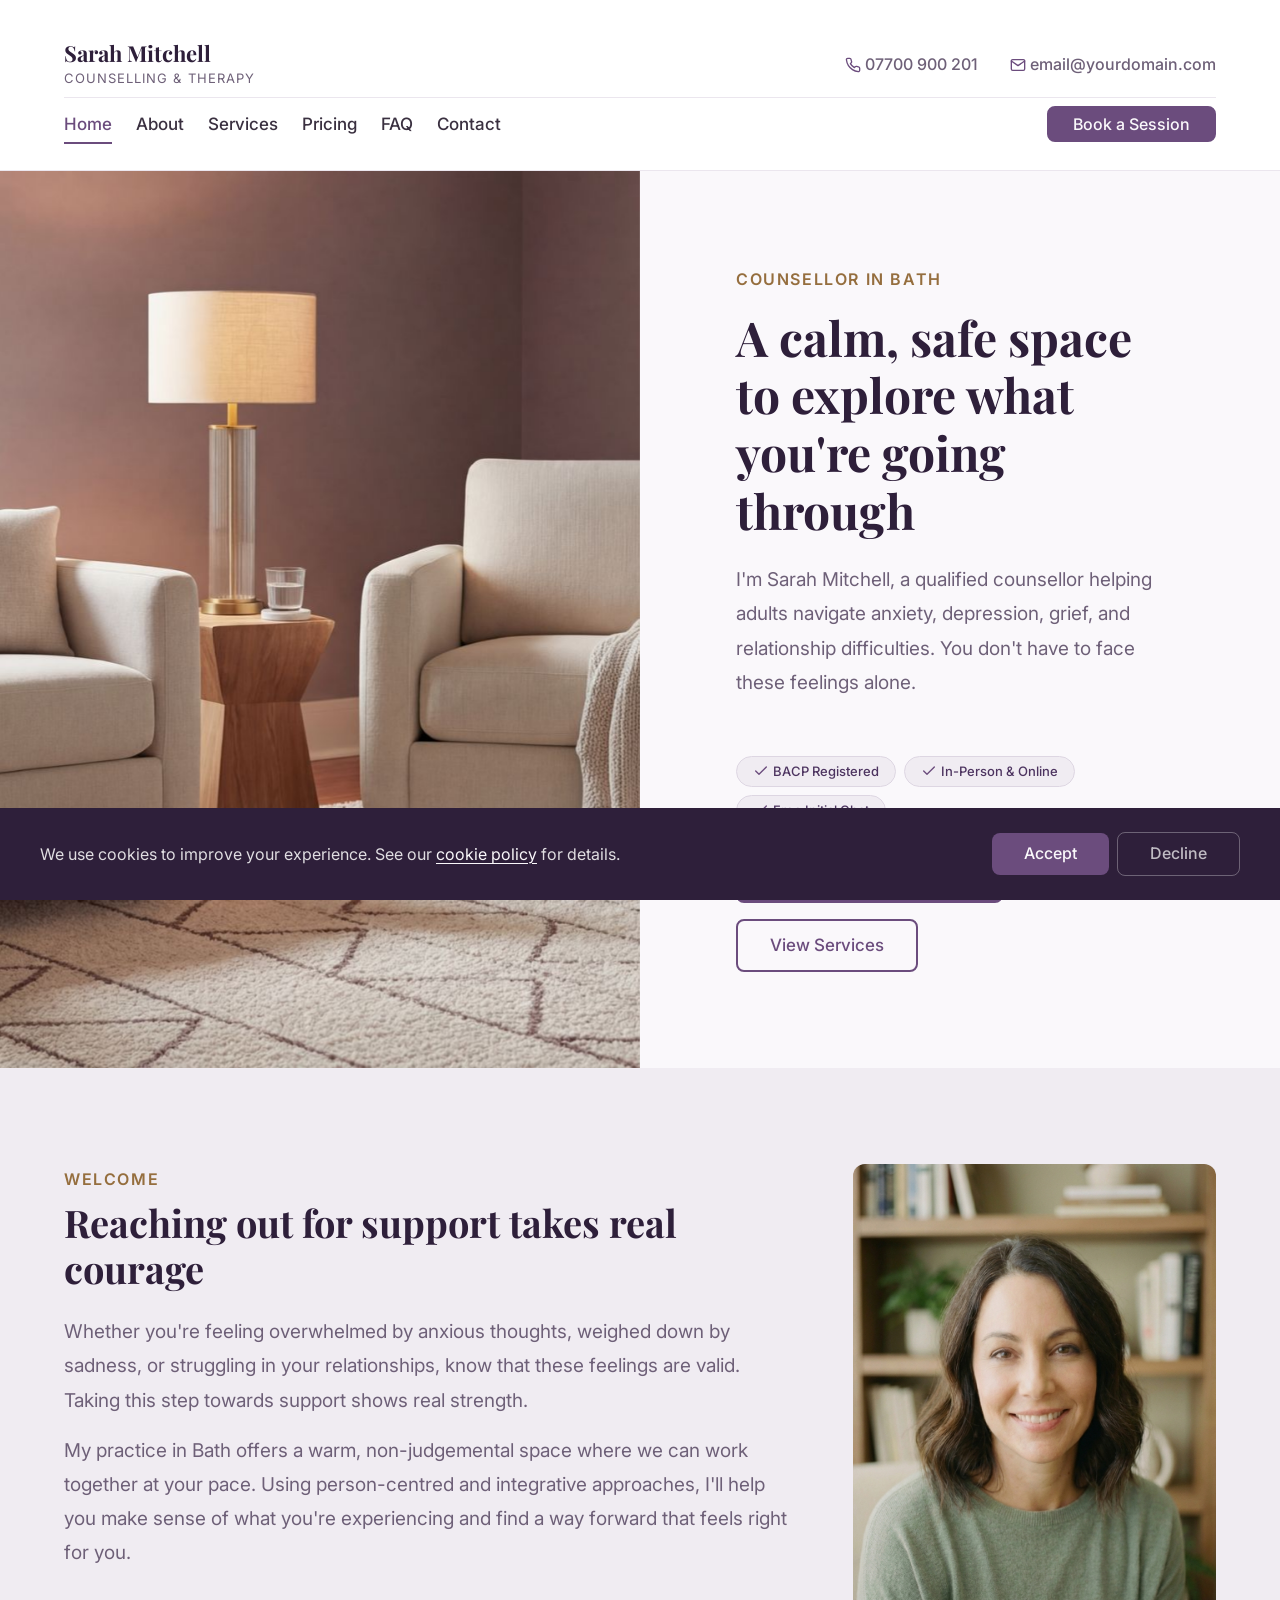
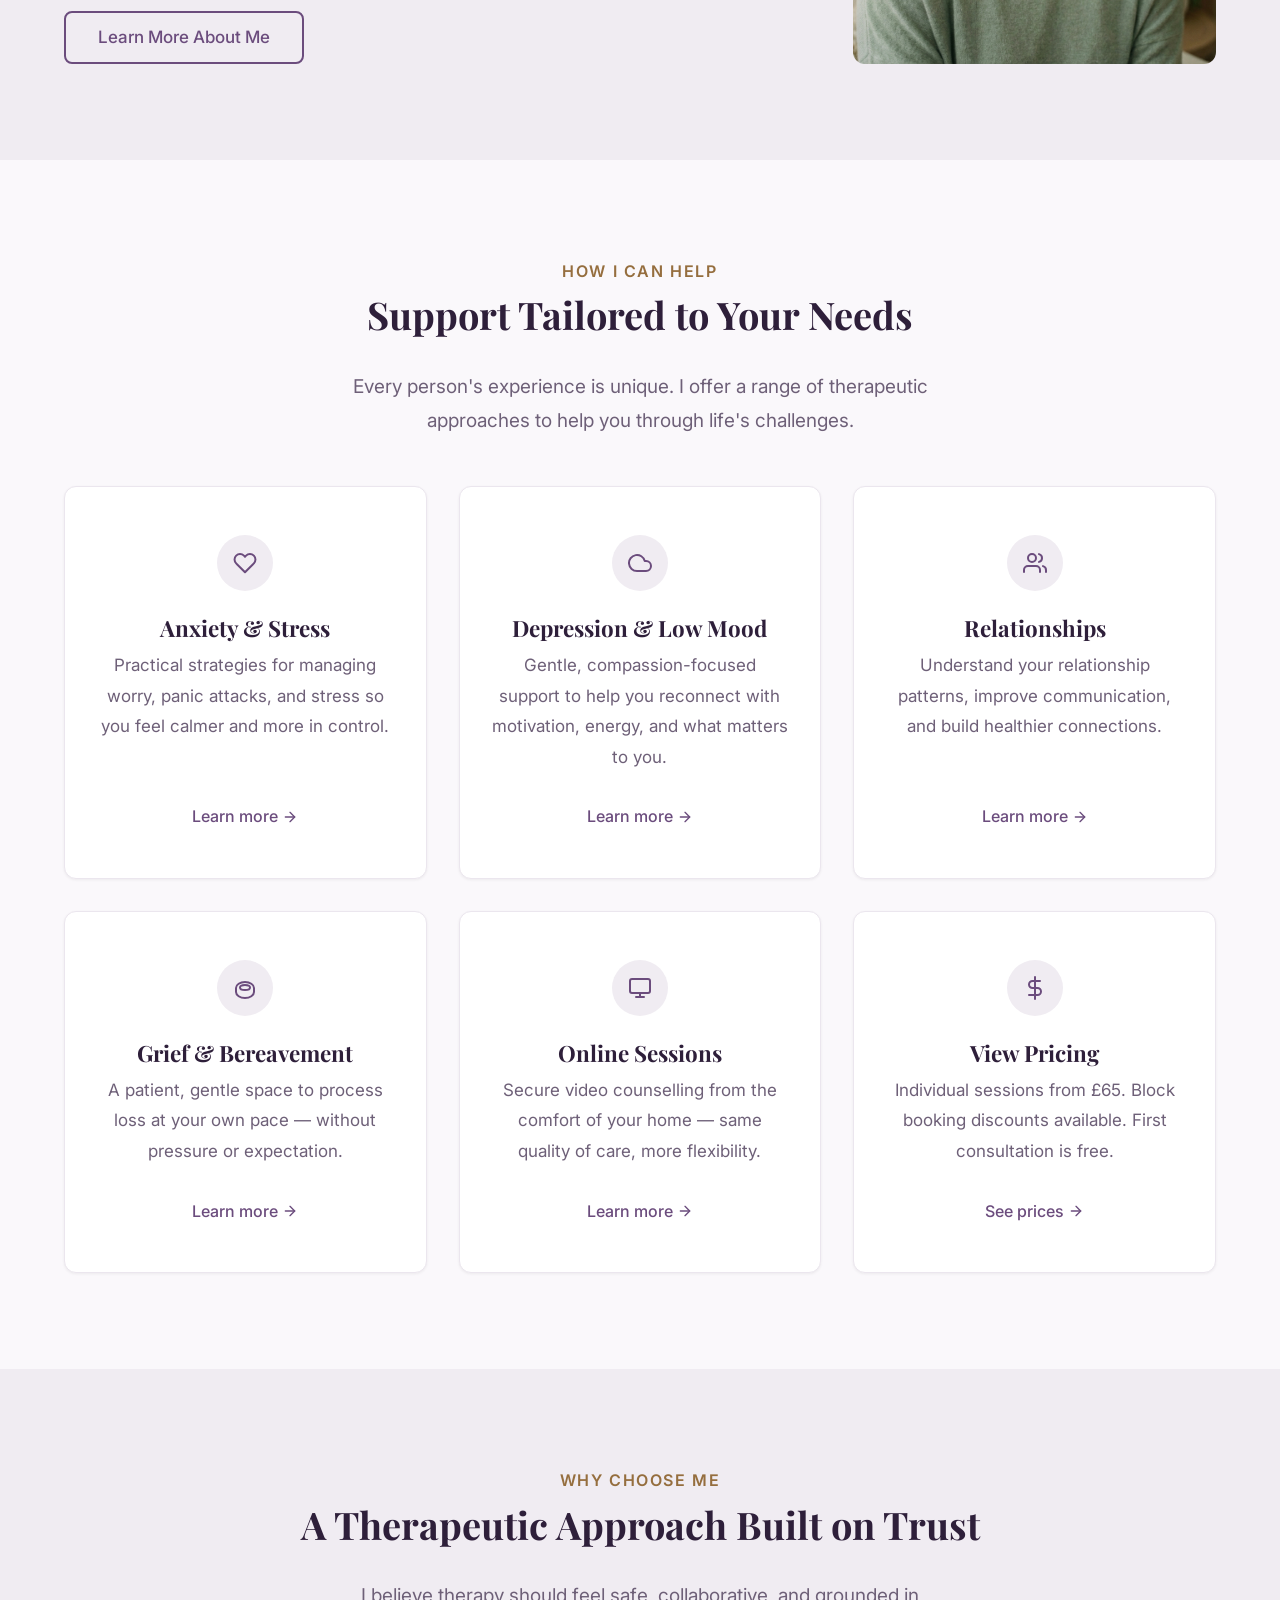
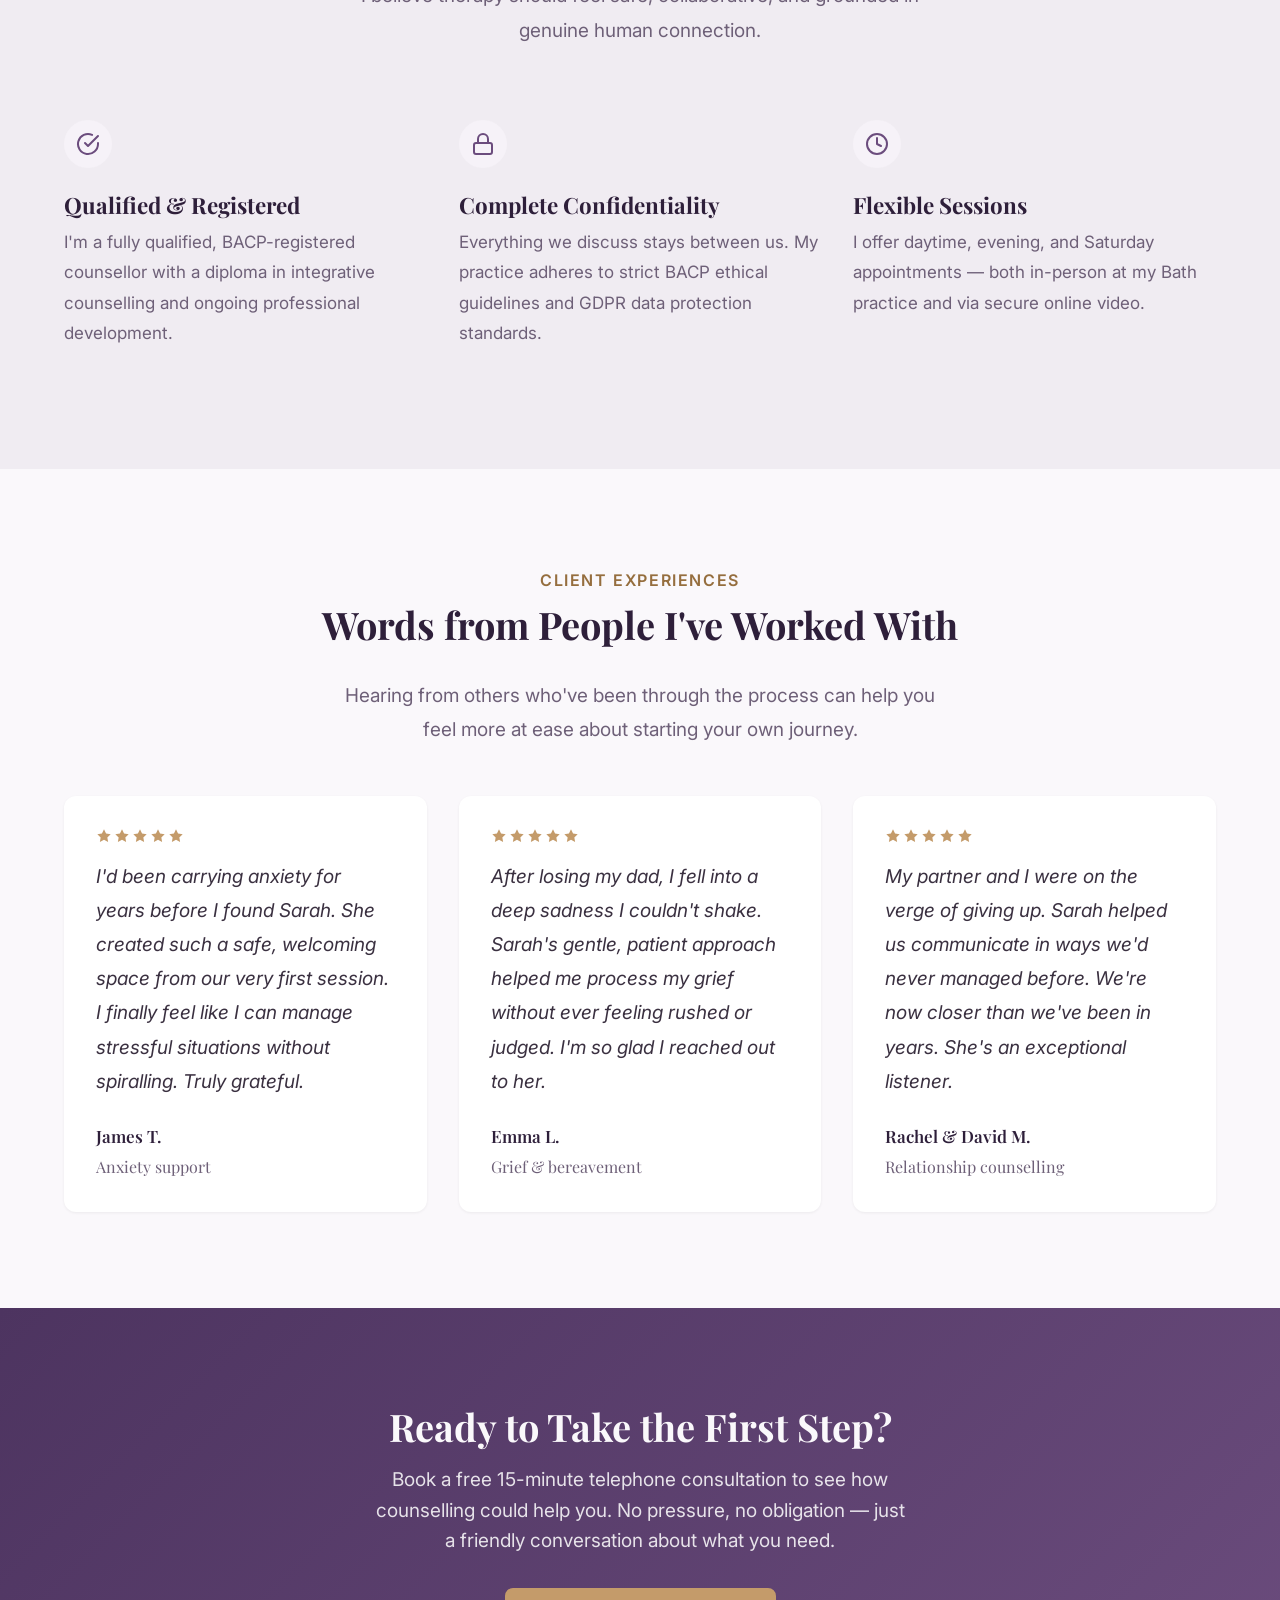
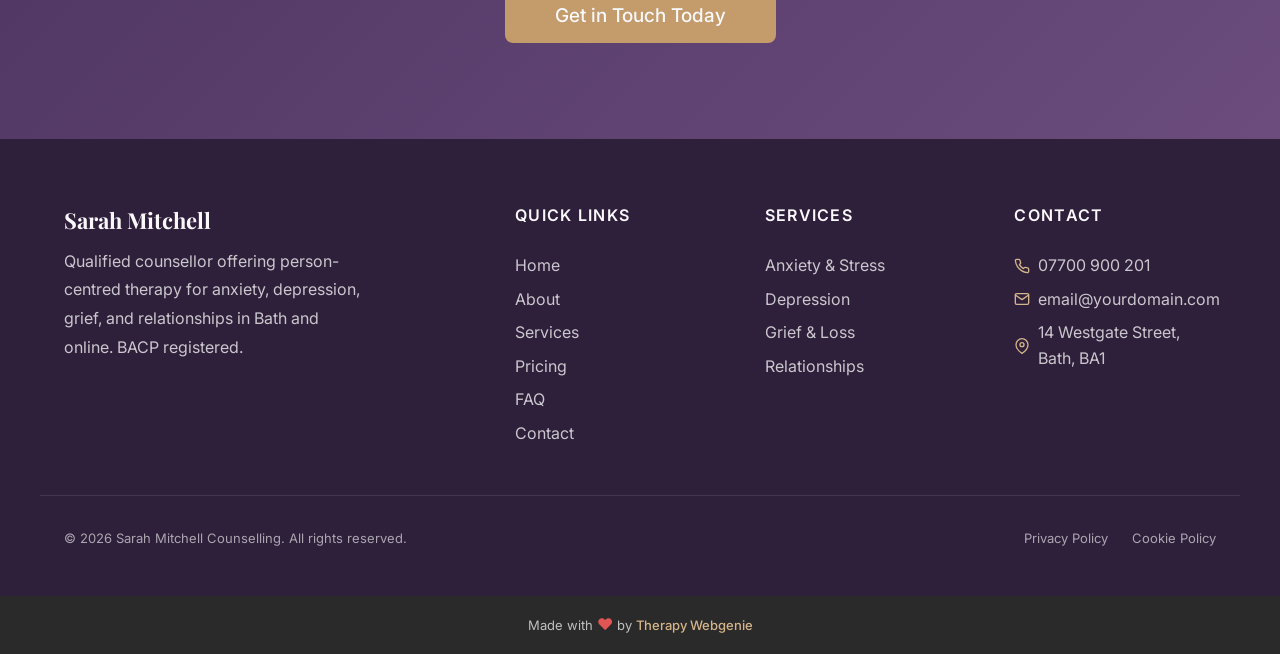
<file: index.html>
<!DOCTYPE html>
<html lang="en">
<head>
  <meta charset="UTF-8">
  <meta name="viewport" content="width=device-width, initial-scale=1.0">
  <meta name="description" content="Sarah Mitchell — qualified counsellor in Bath offering person-centred therapy for anxiety, depression, grief, and relationship difficulties. Book a free consultation.">
  <meta name="author" content="Sarah Mitchell Counselling">
  <title>Sarah Mitchell Counselling — Therapist in Bath | Anxiety, Depression &amp; Relationships</title>

  <link rel="canonical" href="https://counsellor.therapywebgenie.com/">

  <meta property="og:type" content="website">
  <meta property="og:url" content="https://counsellor.therapywebgenie.com/">
  <meta property="og:title" content="Sarah Mitchell Counselling — Therapist in Bath">
  <meta property="og:description" content="Qualified counsellor in Bath offering person-centred therapy for anxiety, depression, grief, and relationship difficulties.">
  <meta property="og:image" content="https://counsellor.therapywebgenie.com/images/hero-bg.jpg">

  <meta name="twitter:card" content="summary_large_image">
  <meta name="twitter:title" content="Sarah Mitchell Counselling — Therapist in Bath">
  <meta name="twitter:description" content="Qualified counsellor in Bath offering person-centred therapy for anxiety, depression, grief, and relationship difficulties.">
  <meta name="twitter:image" content="https://counsellor.therapywebgenie.com/images/hero-bg.jpg">

  <link rel="preconnect" href="https://fonts.googleapis.com">
  <link rel="preconnect" href="https://fonts.gstatic.com" crossorigin>

  <link rel="stylesheet" href="css/base.css">
  <link rel="stylesheet" href="css/components.css">
  <link rel="stylesheet" href="css/theme.css">
  <!-- PROFILE:schema -->
  <script type="application/ld+json">
  {
    "@context": "https://schema.org",
    "@type": "LocalBusiness",
    "name": "Sarah Mitchell Counselling",
    "description": "Qualified counsellor in Bath offering person-centred therapy for anxiety, depression, grief, and relationship difficulties.",
    "url": "https://counsellor.therapywebgenie.com",
    "telephone": "07700 900 201",
    "email": "email@yourdomain.com",
    "address": {
      "@type": "PostalAddress",
      "streetAddress": "14 Westgate Street",
      "addressLocality": "Bath",
      "postalCode": "BA1",
      "addressCountry": "GB"
    },
    "openingHours": [
      "Mo-Fr 09:00-19:00",
      "Sa 09:00-13:00"
    ],
    "image": "https://counsellor.therapywebgenie.com/images/hero-bg.jpg",
    "priceRange": "££"
  }
  </script>
  <!-- /PROFILE:schema -->
</head>
<body>

  <a href="#main" class="skip-link">Skip to main content</a>

  <!-- SECTION: nav -->
  <nav class="nav nav--two-tier" role="navigation" aria-label="Main navigation">
    <div class="container">
      <div class="nav__top">
        <a href="index.html" class="nav__brand nav__brand--inline">
          <div class="nav__brand-text">
            <span class="nav__name"><!-- PROFILE:site_title -->Sarah Mitchell<!-- /PROFILE:site_title --></span>
            <span class="nav__title"><!-- PROFILE:site_slogan -->Counselling &amp; Therapy<!-- /PROFILE:site_slogan --></span>
          </div>
        </a>
        <div class="nav__contact">
          <div class="nav__contact-item">
            <svg xmlns="http://www.w3.org/2000/svg" viewBox="0 0 24 24" fill="none" stroke="currentColor" stroke-width="2" stroke-linecap="round" stroke-linejoin="round"><path d="M22 16.92v3a2 2 0 0 1-2.18 2 19.79 19.79 0 0 1-8.63-3.07 19.5 19.5 0 0 1-6-6 19.79 19.79 0 0 1-3.07-8.67A2 2 0 0 1 4.11 2h3a2 2 0 0 1 2 1.72c.127.96.361 1.903.7 2.81a2 2 0 0 1-.45 2.11L8.09 9.91a16 16 0 0 0 6 6l1.27-1.27a2 2 0 0 1 2.11-.45c.907.339 1.85.573 2.81.7A2 2 0 0 1 22 16.92z"></path></svg>
            <!-- PROFILE:phone_landline --><a href="tel:07700900201">07700 900 201</a><!-- /PROFILE:phone_landline -->
          </div>
          <div class="nav__contact-item">
            <svg xmlns="http://www.w3.org/2000/svg" viewBox="0 0 24 24" fill="none" stroke="currentColor" stroke-width="2" stroke-linecap="round" stroke-linejoin="round"><path d="M4 4h16c1.1 0 2 .9 2 2v12c0 1.1-.9 2-2 2H4c-1.1 0-2-.9-2-2V6c0-1.1.9-2 2-2z"></path><polyline points="22,6 12,13 2,6"></polyline></svg>
            <!-- PROFILE:email --><a href="mailto:email@yourdomain.com">email@yourdomain.com</a><!-- /PROFILE:email -->
          </div>
        </div>
      </div>
      <div class="nav__bottom">
        <div class="nav__links">
        <a href="index.html" class="nav__link nav__link--active">Home</a>
        <a href="about.html" class="nav__link">About</a>
        <a href="services.html" class="nav__link">Services</a>
        <a href="pricing.html" class="nav__link">Pricing</a>
        <a href="faq.html" class="nav__link">FAQ</a>
        <a href="contact.html" class="nav__link">Contact</a>
          <a href="contact.html" class="btn btn--primary nav__cta">Book a Session</a>
        </div>
        <button class="nav__toggle" aria-label="Toggle menu" aria-expanded="false" aria-controls="mobile-menu">
          <span class="nav__toggle-bar"></span>
          <span class="nav__toggle-bar"></span>
          <span class="nav__toggle-bar"></span>
        </button>
      </div>
    </div>
    <div class="nav__mobile" id="mobile-menu" role="menu">
        <a href="index.html" class="nav__link nav__link--active" role="menuitem">Home</a>
        <a href="about.html" class="nav__link" role="menuitem">About</a>
        <a href="services.html" class="nav__link" role="menuitem">Services</a>
        <a href="pricing.html" class="nav__link" role="menuitem">Pricing</a>
        <a href="faq.html" class="nav__link" role="menuitem">FAQ</a>
        <a href="contact.html" class="nav__link" role="menuitem">Contact</a>
      <a href="contact.html" class="btn btn--primary" role="menuitem">Book a Session</a>
      <div class="nav__mobile-contact">
        <div class="nav__contact-item">
          <svg xmlns="http://www.w3.org/2000/svg" viewBox="0 0 24 24" fill="none" stroke="currentColor" stroke-width="2" stroke-linecap="round" stroke-linejoin="round"><path d="M22 16.92v3a2 2 0 0 1-2.18 2 19.79 19.79 0 0 1-8.63-3.07 19.5 19.5 0 0 1-6-6 19.79 19.79 0 0 1-3.07-8.67A2 2 0 0 1 4.11 2h3a2 2 0 0 1 2 1.72c.127.96.361 1.903.7 2.81a2 2 0 0 1-.45 2.11L8.09 9.91a16 16 0 0 0 6 6l1.27-1.27a2 2 0 0 1 2.11-.45c.907.339 1.85.573 2.81.7A2 2 0 0 1 22 16.92z"></path></svg>
          <a href="tel:07700900201">07700 900 201</a>
        </div>
        <div class="nav__contact-item">
          <svg xmlns="http://www.w3.org/2000/svg" viewBox="0 0 24 24" fill="none" stroke="currentColor" stroke-width="2" stroke-linecap="round" stroke-linejoin="round"><path d="M4 4h16c1.1 0 2 .9 2 2v12c0 1.1-.9 2-2 2H4c-1.1 0-2-.9-2-2V6c0-1.1.9-2 2-2z"></path><polyline points="22,6 12,13 2,6"></polyline></svg>
          <a href="mailto:email@yourdomain.com">email@yourdomain.com</a>
        </div>
      </div>
    </div>
  </nav>
  <!-- /SECTION: nav -->

  <!-- Compact scroll header -->
  <div class="nav-scroll" aria-hidden="true">
    <div class="container nav-scroll__inner">
      <div class="nav-scroll__brand">
        <span class="nav-scroll__name"><!-- PROFILE:site_title -->Sarah Mitchell<!-- /PROFILE:site_title --></span>
        <span class="nav-scroll__title"><!-- PROFILE:site_slogan -->Counselling &amp; Therapy<!-- /PROFILE:site_slogan --></span>
      </div>
      <div class="nav-scroll__right">
        <a href="tel:07700900201" class="nav-scroll__phone">
          <svg xmlns="http://www.w3.org/2000/svg" viewBox="0 0 24 24" fill="none" stroke="currentColor" stroke-width="2" stroke-linecap="round" stroke-linejoin="round"><path d="M22 16.92v3a2 2 0 0 1-2.18 2 19.79 19.79 0 0 1-8.63-3.07 19.5 19.5 0 0 1-6-6 19.79 19.79 0 0 1-3.07-8.67A2 2 0 0 1 4.11 2h3a2 2 0 0 1 2 1.72c.127.96.361 1.903.7 2.81a2 2 0 0 1-.45 2.11L8.09 9.91a16 16 0 0 0 6 6l1.27-1.27a2 2 0 0 1 2.11-.45c.907.339 1.85.573 2.81.7A2 2 0 0 1 22 16.92z"></path></svg>
          07700 900 201
        </a>
        <a href="tel:07700900201" class="nav-scroll__phone-icon" aria-label="Call us">
          <svg xmlns="http://www.w3.org/2000/svg" viewBox="0 0 24 24" fill="none" stroke="currentColor" stroke-width="2" stroke-linecap="round" stroke-linejoin="round"><path d="M22 16.92v3a2 2 0 0 1-2.18 2 19.79 19.79 0 0 1-8.63-3.07 19.5 19.5 0 0 1-6-6 19.79 19.79 0 0 1-3.07-8.67A2 2 0 0 1 4.11 2h3a2 2 0 0 1 2 1.72c.127.96.361 1.903.7 2.81a2 2 0 0 1-.45 2.11L8.09 9.91a16 16 0 0 0 6 6l1.27-1.27a2 2 0 0 1 2.11-.45c.907.339 1.85.573 2.81.7A2 2 0 0 1 22 16.92z"></path></svg>
        </a>
        <button class="nav-scroll__toggle" aria-label="Toggle menu">
          <span class="nav-scroll__toggle-bar"></span>
          <span class="nav-scroll__toggle-bar"></span>
          <span class="nav-scroll__toggle-bar"></span>
        </button>
      </div>
    </div>
  </div>

  <main id="main">

    <!-- SECTION: hero -->
    <section class="hero hero--half">
      <div class="container hero__inner">
        <div class="hero__content">
          <span class="hero__label">Counsellor in Bath</span>
          <h1 class="hero__heading">A calm, safe space to explore what you're going through</h1>
          <p class="hero__text">I'm Sarah Mitchell, a qualified counsellor helping adults navigate anxiety, depression, grief, and relationship difficulties. You don't have to face these feelings alone.</p>
          <ul class="hero__ticks">
            <li>
              <svg xmlns="http://www.w3.org/2000/svg" viewBox="0 0 24 24" fill="none" stroke="currentColor" stroke-width="2" stroke-linecap="round" stroke-linejoin="round"><polyline points="20 6 9 17 4 12"></polyline></svg>
              BACP Registered
            </li>
            <li>
              <svg xmlns="http://www.w3.org/2000/svg" viewBox="0 0 24 24" fill="none" stroke="currentColor" stroke-width="2" stroke-linecap="round" stroke-linejoin="round"><polyline points="20 6 9 17 4 12"></polyline></svg>
              In-Person &amp; Online
            </li>
            <li>
              <svg xmlns="http://www.w3.org/2000/svg" viewBox="0 0 24 24" fill="none" stroke="currentColor" stroke-width="2" stroke-linecap="round" stroke-linejoin="round"><polyline points="20 6 9 17 4 12"></polyline></svg>
              Free Initial Chat
            </li>
          </ul>
          <div class="hero__actions">
            <a href="contact.html" class="btn btn--primary">Book a Free Consultation</a>
            <a href="services.html" class="btn btn--secondary">View Services</a>
          </div>
        </div>
        <div class="hero__image-wrap" style="background-image: url('images/hero-bg.jpg');" role="img" aria-label="Warm, inviting therapy room with soft lighting">
        </div>
      </div>
    </section>
    <!-- /SECTION: hero -->

    <!-- SECTION: intro -->
    <section class="section section--alt reveal">
      <div class="container intro__inner--reversed">
        <div class="intro__text">
          <span class="section-label">Welcome</span>
          <h2>Reaching out for support takes real courage</h2>
          <p>Whether you're feeling overwhelmed by anxious thoughts, weighed down by sadness, or struggling in your relationships, know that these feelings are valid. Taking this step towards support shows real strength.</p>
          <p>My practice in Bath offers a warm, non-judgemental space where we can work together at your pace. Using person-centred and integrative approaches, I'll help you make sense of what you're experiencing and find a way forward that feels right for you.</p>
          <a href="about.html" class="btn btn--secondary">Learn More About Me</a>
        </div>
        <div class="intro__image-wrap" style="background-image: url('images/home-portrait.jpg');" role="img" aria-label="Sarah Mitchell, counsellor in Bath">
        </div>
      </div>
    </section>
    <!-- /SECTION: intro -->

    <!-- SECTION: services-overview -->
    <section class="section reveal">
      <div class="container text-center">
        <span class="section-label">How I Can Help</span>
        <h2>Support Tailored to Your Needs</h2>
        <p class="section-subtitle">Every person's experience is unique. I offer a range of therapeutic approaches to help you through life's challenges.</p>
      </div>
      <div class="container grid grid--3">
        <a href="services.html#service-anxiety" class="card card--service">
          <div class="card__icon">
            <svg xmlns="http://www.w3.org/2000/svg" viewBox="0 0 24 24" fill="none" stroke="currentColor" stroke-width="2" stroke-linecap="round" stroke-linejoin="round"><path d="M20.84 4.61a5.5 5.5 0 0 0-7.78 0L12 5.67l-1.06-1.06a5.5 5.5 0 0 0-7.78 7.78l1.06 1.06L12 21.23l7.78-7.78 1.06-1.06a5.5 5.5 0 0 0 0-7.78z"></path></svg>
          </div>
          <h3 class="card__title">Anxiety &amp; Stress</h3>
          <p class="card__text">Practical strategies for managing worry, panic attacks, and stress so you feel calmer and more in control.</p>
          <span class="card__link">Learn more <svg xmlns="http://www.w3.org/2000/svg" viewBox="0 0 24 24" fill="none" stroke="currentColor" stroke-width="2" stroke-linecap="round" stroke-linejoin="round" width="16" height="16"><line x1="5" y1="12" x2="19" y2="12"></line><polyline points="12 5 19 12 12 19"></polyline></svg></span>
        </a>
        <a href="services.html#service-depression" class="card card--service">
          <div class="card__icon">
            <svg xmlns="http://www.w3.org/2000/svg" viewBox="0 0 24 24" fill="none" stroke="currentColor" stroke-width="2" stroke-linecap="round" stroke-linejoin="round"><path d="M18 10h-1.26A8 8 0 1 0 9 20h9a5 5 0 0 0 0-10z"></path></svg>
          </div>
          <h3 class="card__title">Depression &amp; Low Mood</h3>
          <p class="card__text">Gentle, compassion-focused support to help you reconnect with motivation, energy, and what matters to you.</p>
          <span class="card__link">Learn more <svg xmlns="http://www.w3.org/2000/svg" viewBox="0 0 24 24" fill="none" stroke="currentColor" stroke-width="2" stroke-linecap="round" stroke-linejoin="round" width="16" height="16"><line x1="5" y1="12" x2="19" y2="12"></line><polyline points="12 5 19 12 12 19"></polyline></svg></span>
        </a>
        <a href="services.html#service-relationships" class="card card--service">
          <div class="card__icon">
            <svg xmlns="http://www.w3.org/2000/svg" viewBox="0 0 24 24" fill="none" stroke="currentColor" stroke-width="2" stroke-linecap="round" stroke-linejoin="round"><path d="M17 21v-2a4 4 0 0 0-4-4H5a4 4 0 0 0-4 4v2"></path><circle cx="9" cy="7" r="4"></circle><path d="M23 21v-2a4 4 0 0 0-3-3.87"></path><path d="M16 3.13a4 4 0 0 1 0 7.75"></path></svg>
          </div>
          <h3 class="card__title">Relationships</h3>
          <p class="card__text">Understand your relationship patterns, improve communication, and build healthier connections.</p>
          <span class="card__link">Learn more <svg xmlns="http://www.w3.org/2000/svg" viewBox="0 0 24 24" fill="none" stroke="currentColor" stroke-width="2" stroke-linecap="round" stroke-linejoin="round" width="16" height="16"><line x1="5" y1="12" x2="19" y2="12"></line><polyline points="12 5 19 12 12 19"></polyline></svg></span>
        </a>
        <a href="services.html#service-grief" class="card card--service">
          <div class="card__icon">
            <svg xmlns="http://www.w3.org/2000/svg" viewBox="0 0 24 24" fill="none" stroke="currentColor" stroke-width="2" stroke-linecap="round" stroke-linejoin="round"><path d="M12 22c-4.97 0-9-2.69-9-6v-4c0-3.31 4.03-6 9-6s9 2.69 9 6v4c0 3.31-4.03 6-9 6z"></path><path d="M12 14c2.76 0 5-1.12 5-2.5S14.76 9 12 9 7 10.12 7 11.5 9.24 14 12 14z"></path></svg>
          </div>
          <h3 class="card__title">Grief &amp; Bereavement</h3>
          <p class="card__text">A patient, gentle space to process loss at your own pace — without pressure or expectation.</p>
          <span class="card__link">Learn more <svg xmlns="http://www.w3.org/2000/svg" viewBox="0 0 24 24" fill="none" stroke="currentColor" stroke-width="2" stroke-linecap="round" stroke-linejoin="round" width="16" height="16"><line x1="5" y1="12" x2="19" y2="12"></line><polyline points="12 5 19 12 12 19"></polyline></svg></span>
        </a>
        <a href="services.html#service-online" class="card card--service">
          <div class="card__icon">
            <svg xmlns="http://www.w3.org/2000/svg" viewBox="0 0 24 24" fill="none" stroke="currentColor" stroke-width="2" stroke-linecap="round" stroke-linejoin="round"><rect x="2" y="3" width="20" height="14" rx="2" ry="2"></rect><line x1="8" y1="21" x2="16" y2="21"></line><line x1="12" y1="17" x2="12" y2="21"></line></svg>
          </div>
          <h3 class="card__title">Online Sessions</h3>
          <p class="card__text">Secure video counselling from the comfort of your home — same quality of care, more flexibility.</p>
          <span class="card__link">Learn more <svg xmlns="http://www.w3.org/2000/svg" viewBox="0 0 24 24" fill="none" stroke="currentColor" stroke-width="2" stroke-linecap="round" stroke-linejoin="round" width="16" height="16"><line x1="5" y1="12" x2="19" y2="12"></line><polyline points="12 5 19 12 12 19"></polyline></svg></span>
        </a>
        <a href="pricing.html" class="card card--service">
          <div class="card__icon">
            <svg xmlns="http://www.w3.org/2000/svg" viewBox="0 0 24 24" fill="none" stroke="currentColor" stroke-width="2" stroke-linecap="round" stroke-linejoin="round"><line x1="12" y1="1" x2="12" y2="23"></line><path d="M17 5H9.5a3.5 3.5 0 0 0 0 7h5a3.5 3.5 0 0 1 0 7H6"></path></svg>
          </div>
          <h3 class="card__title">View Pricing</h3>
          <p class="card__text">Individual sessions from &pound;65. Block booking discounts available. First consultation is free.</p>
          <span class="card__link">See prices <svg xmlns="http://www.w3.org/2000/svg" viewBox="0 0 24 24" fill="none" stroke="currentColor" stroke-width="2" stroke-linecap="round" stroke-linejoin="round" width="16" height="16"><line x1="5" y1="12" x2="19" y2="12"></line><polyline points="12 5 19 12 12 19"></polyline></svg></span>
        </a>
      </div>
    </section>
    <!-- /SECTION: services-overview -->

    <!-- SECTION: why-choose -->
    <section class="section section--alt reveal">
      <div class="container text-center">
        <span class="section-label">Why Choose Me</span>
        <h2>A Therapeutic Approach Built on Trust</h2>
        <p class="section-subtitle">I believe therapy should feel safe, collaborative, and grounded in genuine human connection.</p>
      </div>
      <div class="container grid grid--3">
        <div class="card card--feature">
          <div class="card__icon">
            <svg xmlns="http://www.w3.org/2000/svg" viewBox="0 0 24 24" fill="none" stroke="currentColor" stroke-width="2" stroke-linecap="round" stroke-linejoin="round"><path d="M22 11.08V12a10 10 0 1 1-5.93-9.14"></path><polyline points="22 4 12 14.01 9 11.01"></polyline></svg>
          </div>
          <h3 class="card__title">Qualified &amp; Registered</h3>
          <p class="card__text">I'm a fully qualified, BACP-registered counsellor with a diploma in integrative counselling and ongoing professional development.</p>
        </div>
        <div class="card card--feature">
          <div class="card__icon">
            <svg xmlns="http://www.w3.org/2000/svg" viewBox="0 0 24 24" fill="none" stroke="currentColor" stroke-width="2" stroke-linecap="round" stroke-linejoin="round"><rect x="3" y="11" width="18" height="11" rx="2" ry="2"></rect><path d="M7 11V7a5 5 0 0 1 10 0v4"></path></svg>
          </div>
          <h3 class="card__title">Complete Confidentiality</h3>
          <p class="card__text">Everything we discuss stays between us. My practice adheres to strict BACP ethical guidelines and GDPR data protection standards.</p>
        </div>
        <div class="card card--feature">
          <div class="card__icon">
            <svg xmlns="http://www.w3.org/2000/svg" viewBox="0 0 24 24" fill="none" stroke="currentColor" stroke-width="2" stroke-linecap="round" stroke-linejoin="round"><circle cx="12" cy="12" r="10"></circle><polyline points="12 6 12 12 16 14"></polyline></svg>
          </div>
          <h3 class="card__title">Flexible Sessions</h3>
          <p class="card__text">I offer daytime, evening, and Saturday appointments — both in-person at my Bath practice and via secure online video.</p>
        </div>
      </div>
    </section>
    <!-- /SECTION: why-choose -->

    <!-- SECTION: testimonials -->
    <section class="section reveal">
      <div class="container text-center">
        <span class="section-label">Client Experiences</span>
        <h2>Words from People I've Worked With</h2>
        <p class="section-subtitle">Hearing from others who've been through the process can help you feel more at ease about starting your own journey.</p>
      </div>
      <div class="container grid grid--3">
        <div class="testimonial">
          <div class="testimonial__stars">
            <svg viewBox="0 0 24 24"><path d="M12 2l3.09 6.26L22 9.27l-5 4.87 1.18 6.88L12 17.77l-6.18 3.25L7 14.14 2 9.27l6.91-1.01L12 2z"/></svg>
            <svg viewBox="0 0 24 24"><path d="M12 2l3.09 6.26L22 9.27l-5 4.87 1.18 6.88L12 17.77l-6.18 3.25L7 14.14 2 9.27l6.91-1.01L12 2z"/></svg>
            <svg viewBox="0 0 24 24"><path d="M12 2l3.09 6.26L22 9.27l-5 4.87 1.18 6.88L12 17.77l-6.18 3.25L7 14.14 2 9.27l6.91-1.01L12 2z"/></svg>
            <svg viewBox="0 0 24 24"><path d="M12 2l3.09 6.26L22 9.27l-5 4.87 1.18 6.88L12 17.77l-6.18 3.25L7 14.14 2 9.27l6.91-1.01L12 2z"/></svg>
            <svg viewBox="0 0 24 24"><path d="M12 2l3.09 6.26L22 9.27l-5 4.87 1.18 6.88L12 17.77l-6.18 3.25L7 14.14 2 9.27l6.91-1.01L12 2z"/></svg>
          </div>
          <p class="testimonial__quote">I'd been carrying anxiety for years before I found Sarah. She created such a safe, welcoming space from our very first session. I finally feel like I can manage stressful situations without spiralling. Truly grateful.</p>
          <p class="testimonial__author">James T.</p>
          <p class="testimonial__detail">Anxiety support</p>
        </div>
        <div class="testimonial">
          <div class="testimonial__stars">
            <svg viewBox="0 0 24 24"><path d="M12 2l3.09 6.26L22 9.27l-5 4.87 1.18 6.88L12 17.77l-6.18 3.25L7 14.14 2 9.27l6.91-1.01L12 2z"/></svg>
            <svg viewBox="0 0 24 24"><path d="M12 2l3.09 6.26L22 9.27l-5 4.87 1.18 6.88L12 17.77l-6.18 3.25L7 14.14 2 9.27l6.91-1.01L12 2z"/></svg>
            <svg viewBox="0 0 24 24"><path d="M12 2l3.09 6.26L22 9.27l-5 4.87 1.18 6.88L12 17.77l-6.18 3.25L7 14.14 2 9.27l6.91-1.01L12 2z"/></svg>
            <svg viewBox="0 0 24 24"><path d="M12 2l3.09 6.26L22 9.27l-5 4.87 1.18 6.88L12 17.77l-6.18 3.25L7 14.14 2 9.27l6.91-1.01L12 2z"/></svg>
            <svg viewBox="0 0 24 24"><path d="M12 2l3.09 6.26L22 9.27l-5 4.87 1.18 6.88L12 17.77l-6.18 3.25L7 14.14 2 9.27l6.91-1.01L12 2z"/></svg>
          </div>
          <p class="testimonial__quote">After losing my dad, I fell into a deep sadness I couldn't shake. Sarah's gentle, patient approach helped me process my grief without ever feeling rushed or judged. I'm so glad I reached out to her.</p>
          <p class="testimonial__author">Emma L.</p>
          <p class="testimonial__detail">Grief &amp; bereavement</p>
        </div>
        <div class="testimonial">
          <div class="testimonial__stars">
            <svg viewBox="0 0 24 24"><path d="M12 2l3.09 6.26L22 9.27l-5 4.87 1.18 6.88L12 17.77l-6.18 3.25L7 14.14 2 9.27l6.91-1.01L12 2z"/></svg>
            <svg viewBox="0 0 24 24"><path d="M12 2l3.09 6.26L22 9.27l-5 4.87 1.18 6.88L12 17.77l-6.18 3.25L7 14.14 2 9.27l6.91-1.01L12 2z"/></svg>
            <svg viewBox="0 0 24 24"><path d="M12 2l3.09 6.26L22 9.27l-5 4.87 1.18 6.88L12 17.77l-6.18 3.25L7 14.14 2 9.27l6.91-1.01L12 2z"/></svg>
            <svg viewBox="0 0 24 24"><path d="M12 2l3.09 6.26L22 9.27l-5 4.87 1.18 6.88L12 17.77l-6.18 3.25L7 14.14 2 9.27l6.91-1.01L12 2z"/></svg>
            <svg viewBox="0 0 24 24"><path d="M12 2l3.09 6.26L22 9.27l-5 4.87 1.18 6.88L12 17.77l-6.18 3.25L7 14.14 2 9.27l6.91-1.01L12 2z"/></svg>
          </div>
          <p class="testimonial__quote">My partner and I were on the verge of giving up. Sarah helped us communicate in ways we'd never managed before. We're now closer than we've been in years. She's an exceptional listener.</p>
          <p class="testimonial__author">Rachel &amp; David M.</p>
          <p class="testimonial__detail">Relationship counselling</p>
        </div>
      </div>
    </section>
    <!-- /SECTION: testimonials -->

    <!-- SECTION: cta -->
    <section class="section cta-banner reveal">
      <div class="container text-center">
        <h2>Ready to Take the First Step?</h2>
        <p>Book a free 15-minute telephone consultation to see how counselling could help you. No pressure, no obligation — just a friendly conversation about what you need.</p>
        <div class="cta-banner__buttons">
          <a href="contact.html" class="btn btn--accent">Get in Touch Today</a>
        </div>
      </div>
    </section>
    <!-- /SECTION: cta -->

  </main>

  <!-- SECTION: footer -->
  <footer class="footer">
    <div class="container footer__inner">
      <div class="footer__brand">
        <p class="footer__brand-name">Sarah Mitchell</p>
        <p class="footer__brand-text">Qualified counsellor offering person-centred therapy for anxiety, depression, grief, and relationships in Bath and online. BACP registered.</p>
      </div>
      <div class="footer__col">
        <p class="footer__heading">Quick Links</p>
        <div class="footer__links">
          <a href="index.html" class="footer__link">Home</a>
          <a href="about.html" class="footer__link">About</a>
          <a href="services.html" class="footer__link">Services</a>
          <a href="pricing.html" class="footer__link">Pricing</a>
          <a href="faq.html" class="footer__link">FAQ</a>
          <a href="contact.html" class="footer__link">Contact</a>
        </div>
      </div>
      <div class="footer__col">
        <p class="footer__heading">Services</p>
        <div class="footer__links">
          <a href="services.html" class="footer__link">Anxiety &amp; Stress</a>
          <a href="services.html" class="footer__link">Depression</a>
          <a href="services.html" class="footer__link">Grief &amp; Loss</a>
          <a href="services.html" class="footer__link">Relationships</a>
        </div>
      </div>
      <div class="footer__col">
        <p class="footer__heading">Contact</p>
        <div class="footer__contact-item">
          <svg xmlns="http://www.w3.org/2000/svg" viewBox="0 0 24 24" fill="none" stroke="currentColor" stroke-width="2" stroke-linecap="round" stroke-linejoin="round"><path d="M22 16.92v3a2 2 0 0 1-2.18 2 19.79 19.79 0 0 1-8.63-3.07 19.5 19.5 0 0 1-6-6 19.79 19.79 0 0 1-3.07-8.67A2 2 0 0 1 4.11 2h3a2 2 0 0 1 2 1.72 12.84 12.84 0 0 0 .7 2.81 2 2 0 0 1-.45 2.11L8.09 9.91a16 16 0 0 0 6 6l1.27-1.27a2 2 0 0 1 2.11-.45 12.84 12.84 0 0 0 2.81.7A2 2 0 0 1 22 16.92z"></path></svg>
          <!-- PROFILE:phone_landline --><span>07700 900 201</span><!-- /PROFILE:phone_landline -->
        </div>
        <div class="footer__contact-item">
          <svg xmlns="http://www.w3.org/2000/svg" viewBox="0 0 24 24" fill="none" stroke="currentColor" stroke-width="2" stroke-linecap="round" stroke-linejoin="round"><path d="M4 4h16c1.1 0 2 .9 2 2v12c0 1.1-.9 2-2 2H4c-1.1 0-2-.9-2-2V6c0-1.1.9-2 2-2z"></path><polyline points="22,6 12,13 2,6"></polyline></svg>
          <!-- PROFILE:email --><a href="mailto:email@yourdomain.com">email@yourdomain.com</a><!-- /PROFILE:email -->
        </div>
        <div class="footer__contact-item">
          <svg xmlns="http://www.w3.org/2000/svg" viewBox="0 0 24 24" fill="none" stroke="currentColor" stroke-width="2" stroke-linecap="round" stroke-linejoin="round"><path d="M21 10c0 7-9 13-9 13s-9-6-9-13a9 9 0 0 1 18 0z"></path><circle cx="12" cy="10" r="3"></circle></svg>
          <!-- PROFILE:address --><span>14 Westgate Street, Bath, BA1</span><!-- /PROFILE:address -->
        </div>
      </div>
    </div>
    <div class="container footer__bottom">
      <p class="footer__copyright">&copy; 2026 Sarah Mitchell Counselling. All rights reserved.</p>
      <div class="footer__legal">
        <a href="privacy.html">Privacy Policy</a>
        <a href="cookies-policy.html">Cookie Policy</a>
      </div>
    </div>
  </footer>
  <!-- /SECTION: footer -->

  <div class="site-credit">
    <p>Made with <span class="site-credit__heart" aria-label="love">&#10084;</span> by <a href="https://www.therapywebgenie.com" target="_blank" rel="noopener">Therapy Webgenie</a></p>
  </div>

  <!-- Cookie Consent -->
  <div class="cookie-banner" role="dialog" aria-label="Cookie consent">
    <div class="cookie-banner__inner">
      <p class="cookie-banner__text">We use cookies to improve your experience. See our <a href="cookies-policy.html">cookie policy</a> for details.</p>
      <div class="cookie-banner__buttons"><button class="cookie-banner__accept">Accept</button><button class="cookie-banner__decline">Decline</button></div>
    </div>
  </div>

  <!-- Back to Top -->
  <button class="back-to-top" aria-label="Back to top">
    <svg xmlns="http://www.w3.org/2000/svg" viewBox="0 0 24 24" fill="none" stroke="currentColor" stroke-width="2" stroke-linecap="round" stroke-linejoin="round"><polyline points="18 15 12 9 6 15"></polyline></svg>
  </button>

  <script src="js/main.js"></script>
</body>
</html>
</file>
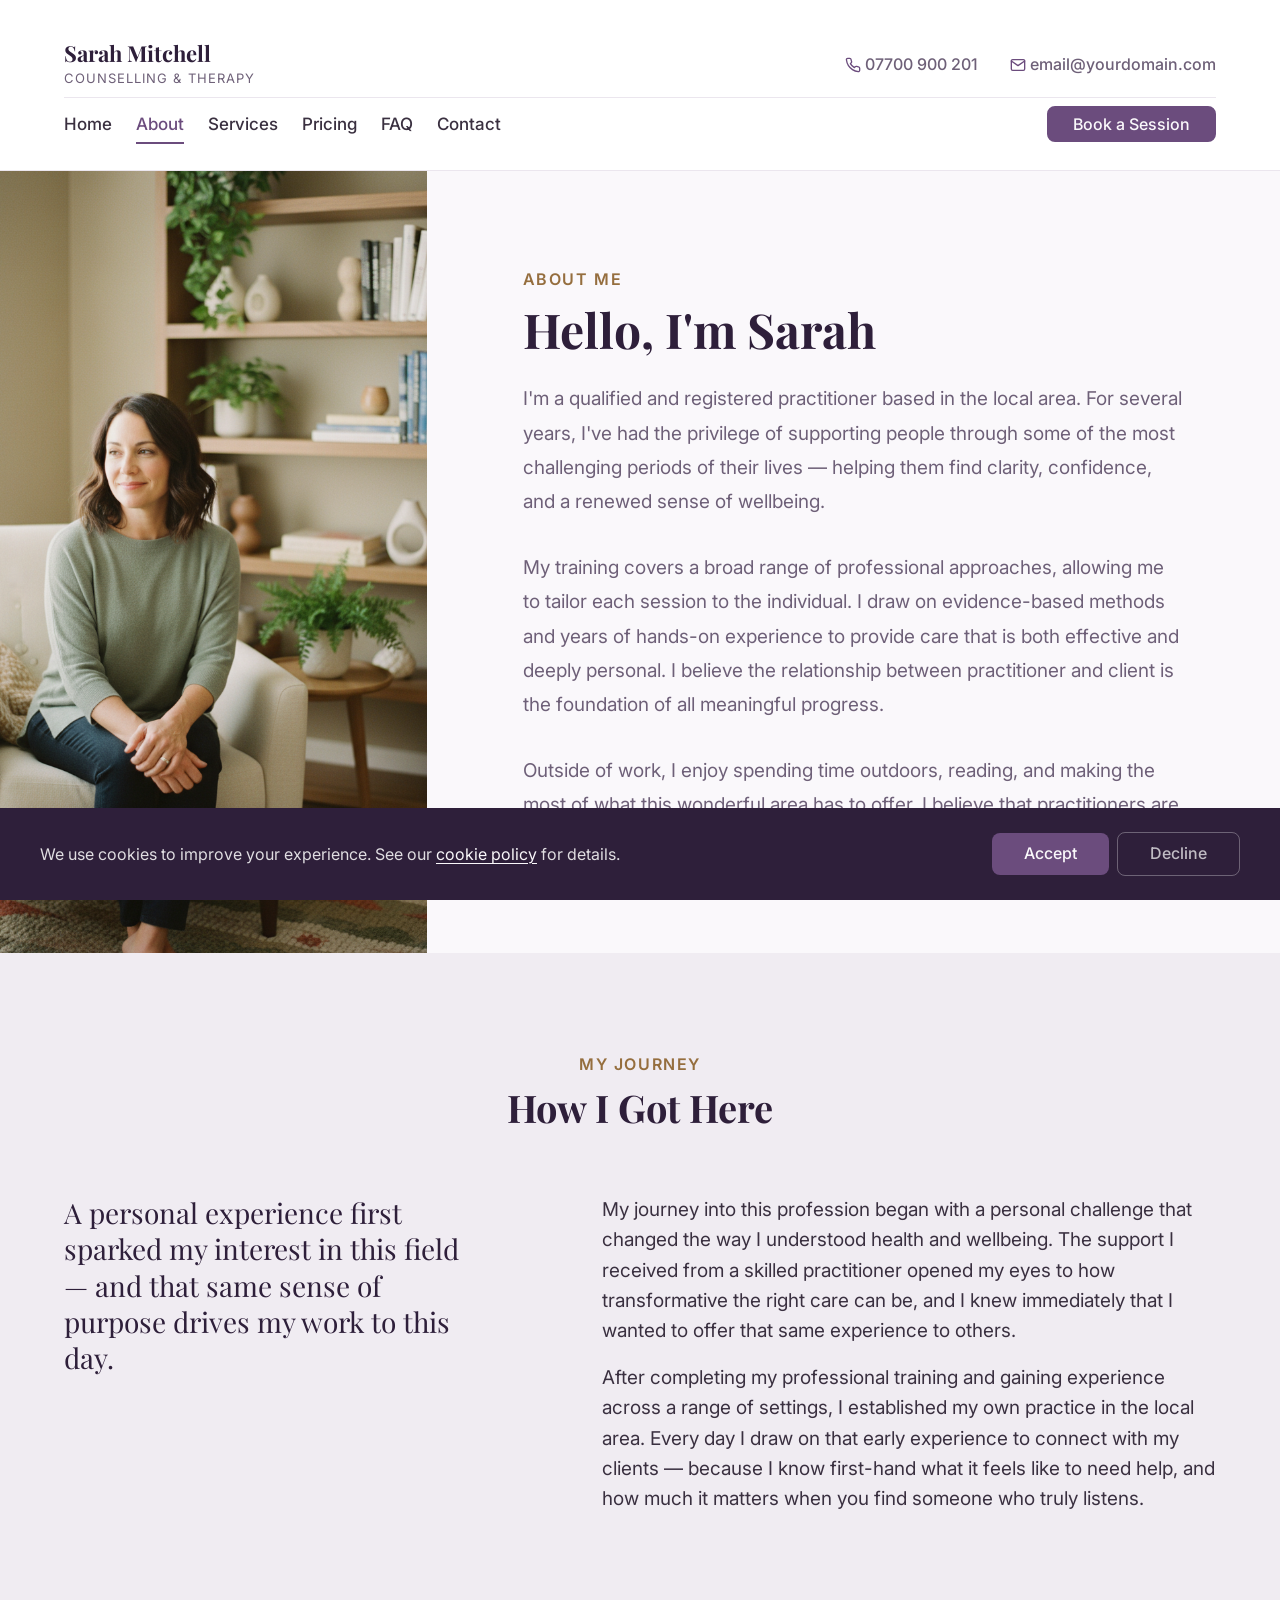
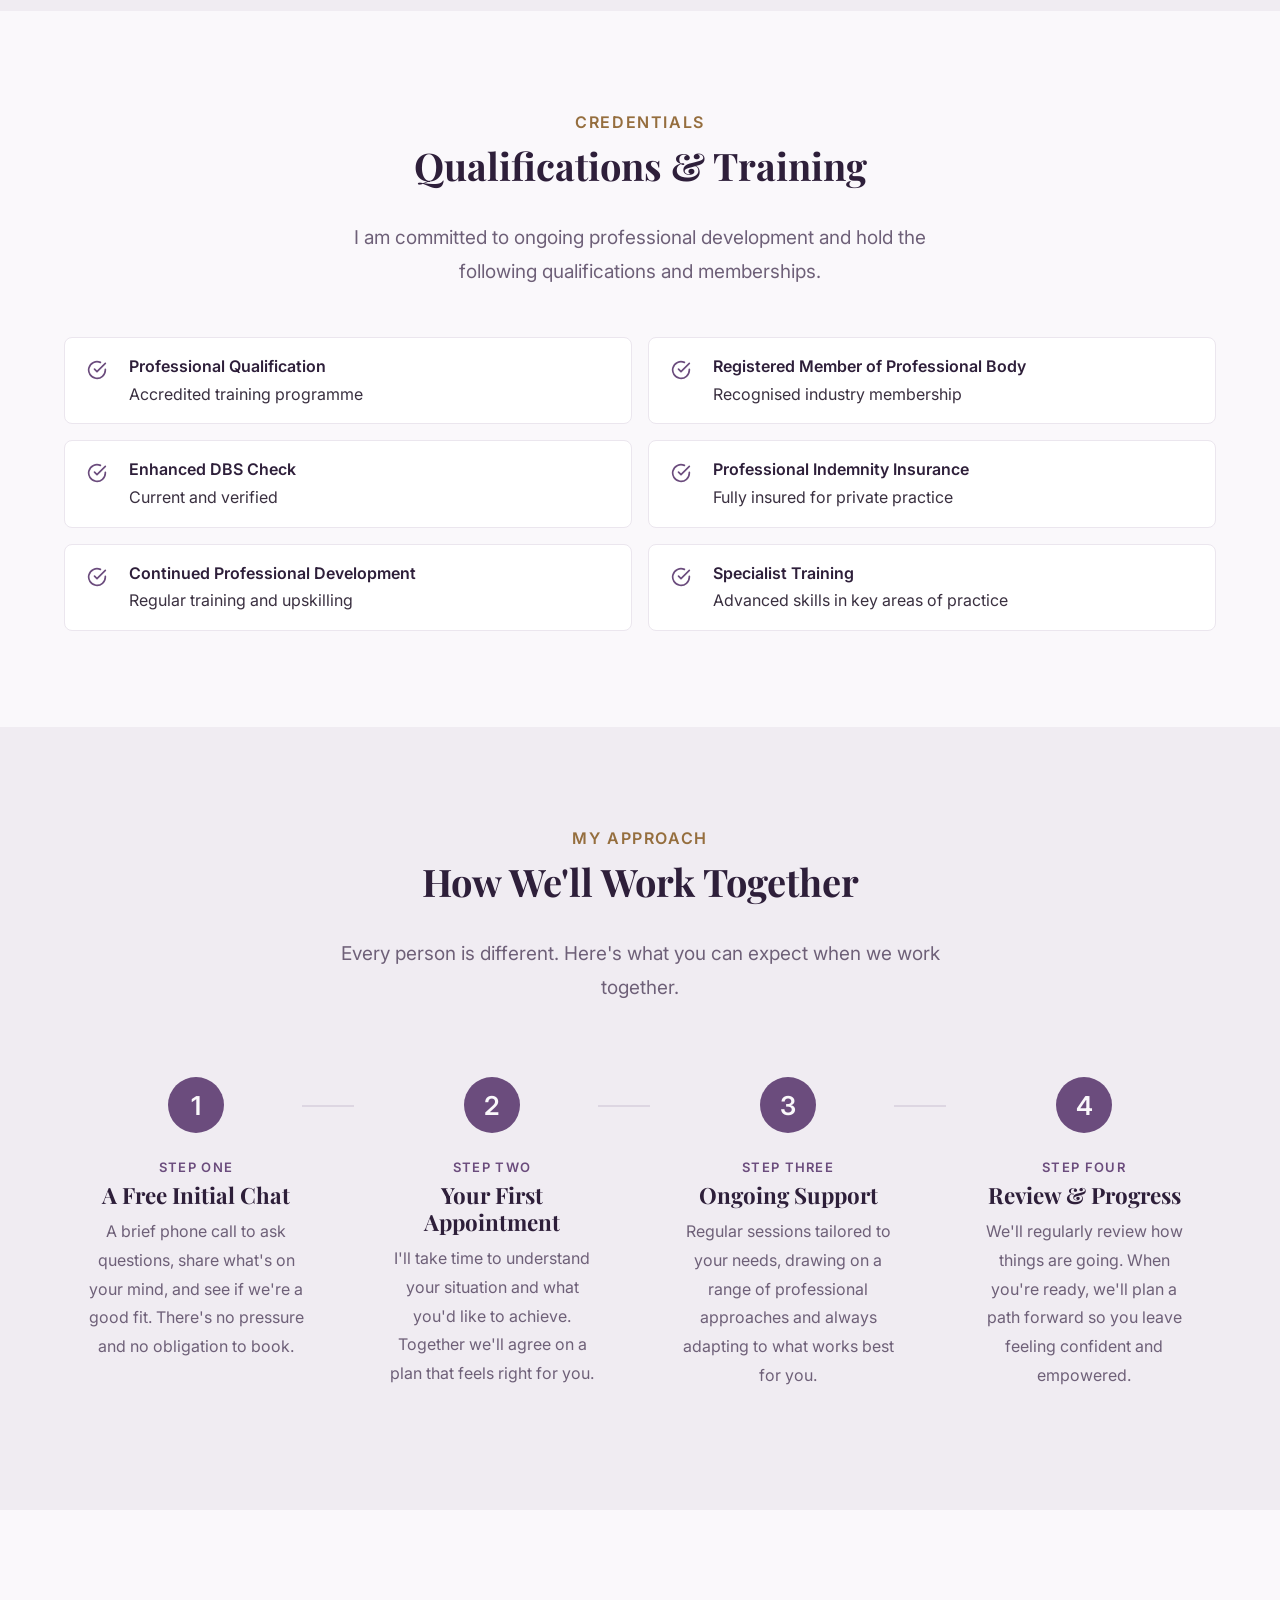
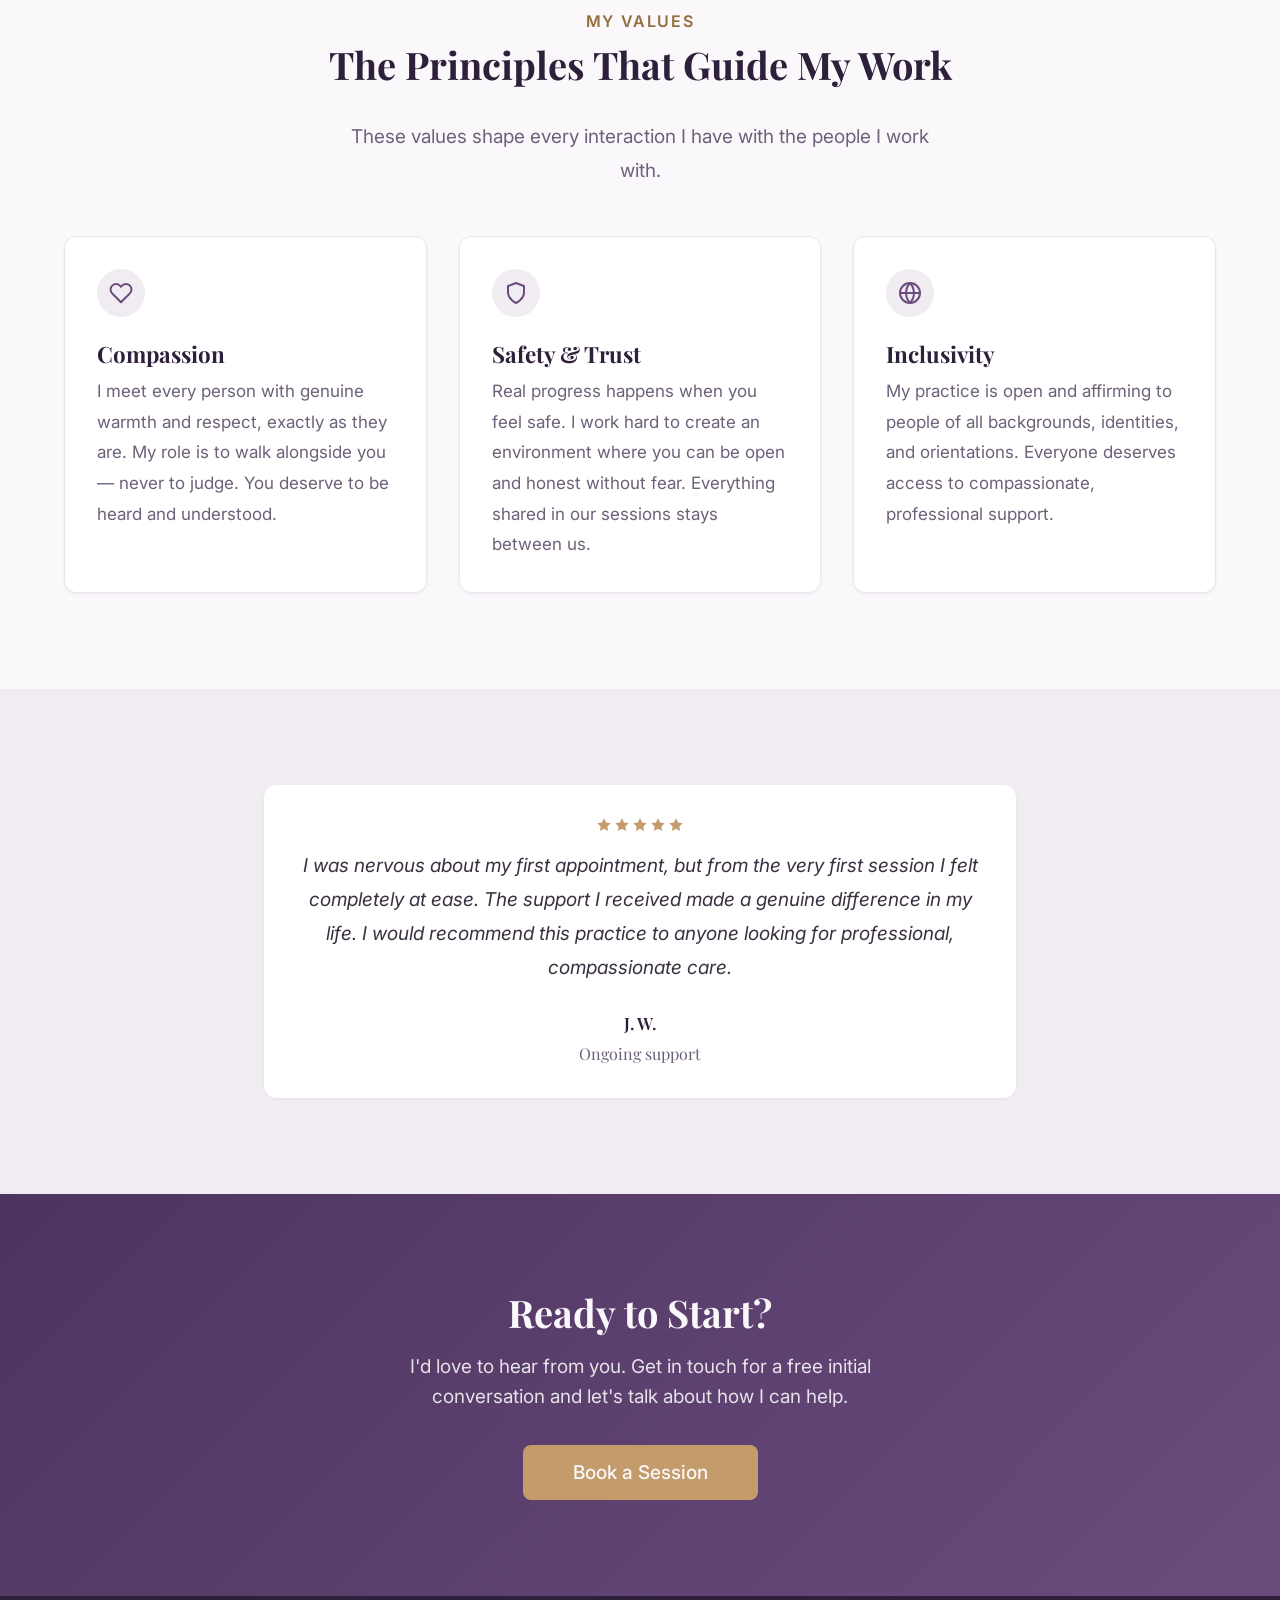
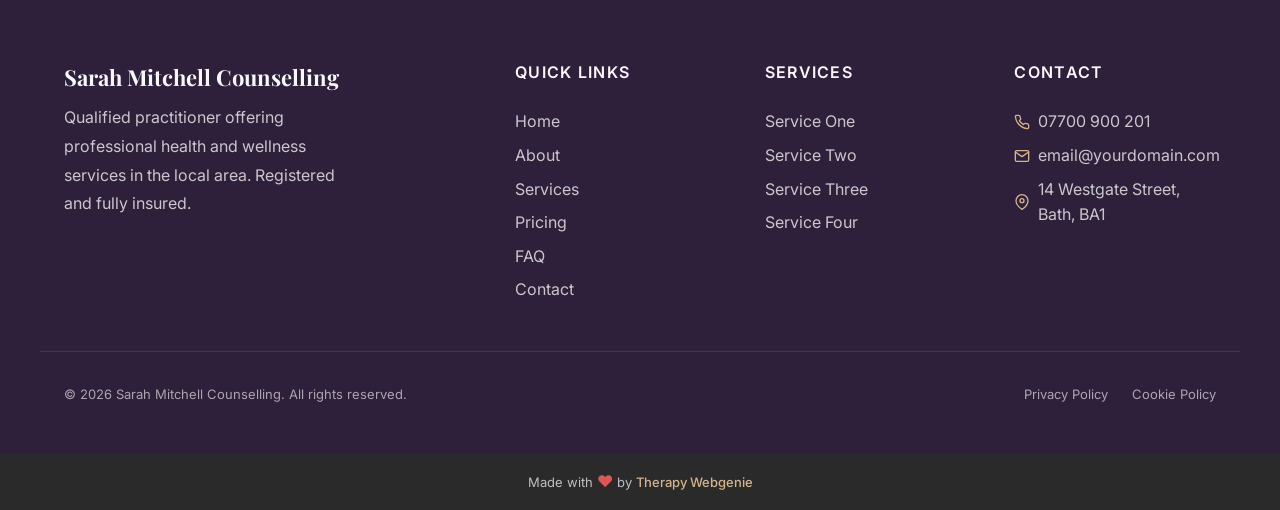
<file: about.html>
<!DOCTYPE html>
<html lang="en">
<head>
  <meta charset="UTF-8">
  <meta name="viewport" content="width=device-width, initial-scale=1.0">
  <meta name="description" content="Learn about Sarah Mitchell — a qualified practitioner offering professional health and wellness services in your local area.">
  <title>About Sarah Mitchell — Sarah Mitchell Counselling</title>

  <link rel="canonical" href="https://counsellor.therapywebgenie.com/about.html">

  <meta property="og:type" content="website">
  <meta property="og:url" content="https://counsellor.therapywebgenie.com/about.html">
  <meta property="og:title" content="About Sarah Mitchell — Sarah Mitchell Counselling">
  <meta property="og:description" content="Qualified practitioner offering professional health and wellness services. Learn more about training, approach, and values.">
  <meta property="og:image" content="https://counsellor.therapywebgenie.com/images/hero.jpg">

  <meta name="twitter:card" content="summary_large_image">
  <meta name="twitter:title" content="About Sarah Mitchell — Sarah Mitchell Counselling">
  <meta name="twitter:description" content="Qualified practitioner offering professional health and wellness services. Learn more about training, approach, and values.">
  <meta name="twitter:image" content="https://counsellor.therapywebgenie.com/images/hero.jpg">

  <link rel="preconnect" href="https://fonts.googleapis.com">
  <link rel="preconnect" href="https://fonts.gstatic.com" crossorigin>

  <link rel="stylesheet" href="css/base.css">
  <link rel="stylesheet" href="css/components.css">
  <link rel="stylesheet" href="css/theme.css">
  <!-- PROFILE:schema -->
  <!-- /PROFILE:schema -->
</head>
<body>

  <a href="#main" class="skip-link">Skip to main content</a>

  <!-- SECTION: nav -->
  <nav class="nav nav--two-tier" role="navigation" aria-label="Main navigation">
    <div class="container">
      <div class="nav__top">
        <a href="index.html" class="nav__brand nav__brand--inline">
          <div class="nav__brand-text">
            <span class="nav__name"><!-- PROFILE:site_title -->Sarah Mitchell<!-- /PROFILE:site_title --></span>
            <span class="nav__title"><!-- PROFILE:site_slogan -->Counselling &amp; Therapy<!-- /PROFILE:site_slogan --></span>
          </div>
        </a>
        <div class="nav__contact">
          <div class="nav__contact-item">
            <svg xmlns="http://www.w3.org/2000/svg" viewBox="0 0 24 24" fill="none" stroke="currentColor" stroke-width="2" stroke-linecap="round" stroke-linejoin="round"><path d="M22 16.92v3a2 2 0 0 1-2.18 2 19.79 19.79 0 0 1-8.63-3.07 19.5 19.5 0 0 1-6-6 19.79 19.79 0 0 1-3.07-8.67A2 2 0 0 1 4.11 2h3a2 2 0 0 1 2 1.72c.127.96.361 1.903.7 2.81a2 2 0 0 1-.45 2.11L8.09 9.91a16 16 0 0 0 6 6l1.27-1.27a2 2 0 0 1 2.11-.45c.907.339 1.85.573 2.81.7A2 2 0 0 1 22 16.92z"></path></svg>
            <!-- PROFILE:phone_landline --><a href="tel:07700900201">07700 900 201</a><!-- /PROFILE:phone_landline -->
          </div>
          <div class="nav__contact-item">
            <svg xmlns="http://www.w3.org/2000/svg" viewBox="0 0 24 24" fill="none" stroke="currentColor" stroke-width="2" stroke-linecap="round" stroke-linejoin="round"><path d="M4 4h16c1.1 0 2 .9 2 2v12c0 1.1-.9 2-2 2H4c-1.1 0-2-.9-2-2V6c0-1.1.9-2 2-2z"></path><polyline points="22,6 12,13 2,6"></polyline></svg>
            <!-- PROFILE:email --><a href="mailto:email@yourdomain.com">email@yourdomain.com</a><!-- /PROFILE:email -->
          </div>
        </div>
      </div>
      <div class="nav__bottom">
        <div class="nav__links">
        <a href="index.html" class="nav__link">Home</a>
        <a href="about.html" class="nav__link nav__link--active">About</a>
        <a href="services.html" class="nav__link">Services</a>
        <a href="pricing.html" class="nav__link">Pricing</a>
        <a href="faq.html" class="nav__link">FAQ</a>
        <a href="contact.html" class="nav__link">Contact</a>
          <a href="contact.html" class="btn btn--primary nav__cta">Book a Session</a>
        </div>
        <button class="nav__toggle" aria-label="Toggle menu" aria-expanded="false" aria-controls="mobile-menu">
          <span class="nav__toggle-bar"></span>
          <span class="nav__toggle-bar"></span>
          <span class="nav__toggle-bar"></span>
        </button>
      </div>
    </div>
    <div class="nav__mobile" id="mobile-menu" role="menu">
        <a href="index.html" class="nav__link" role="menuitem">Home</a>
        <a href="about.html" class="nav__link nav__link--active" role="menuitem">About</a>
        <a href="services.html" class="nav__link" role="menuitem">Services</a>
        <a href="pricing.html" class="nav__link" role="menuitem">Pricing</a>
        <a href="faq.html" class="nav__link" role="menuitem">FAQ</a>
        <a href="contact.html" class="nav__link" role="menuitem">Contact</a>
      <a href="contact.html" class="btn btn--primary" role="menuitem">Book a Session</a>
      <div class="nav__mobile-contact">
        <div class="nav__contact-item">
          <svg xmlns="http://www.w3.org/2000/svg" viewBox="0 0 24 24" fill="none" stroke="currentColor" stroke-width="2" stroke-linecap="round" stroke-linejoin="round"><path d="M22 16.92v3a2 2 0 0 1-2.18 2 19.79 19.79 0 0 1-8.63-3.07 19.5 19.5 0 0 1-6-6 19.79 19.79 0 0 1-3.07-8.67A2 2 0 0 1 4.11 2h3a2 2 0 0 1 2 1.72c.127.96.361 1.903.7 2.81a2 2 0 0 1-.45 2.11L8.09 9.91a16 16 0 0 0 6 6l1.27-1.27a2 2 0 0 1 2.11-.45c.907.339 1.85.573 2.81.7A2 2 0 0 1 22 16.92z"></path></svg>
          <a href="tel:07700900201">07700 900 201</a>
        </div>
        <div class="nav__contact-item">
          <svg xmlns="http://www.w3.org/2000/svg" viewBox="0 0 24 24" fill="none" stroke="currentColor" stroke-width="2" stroke-linecap="round" stroke-linejoin="round"><path d="M4 4h16c1.1 0 2 .9 2 2v12c0 1.1-.9 2-2 2H4c-1.1 0-2-.9-2-2V6c0-1.1.9-2 2-2z"></path><polyline points="22,6 12,13 2,6"></polyline></svg>
          <a href="mailto:email@yourdomain.com">email@yourdomain.com</a>
        </div>
      </div>
    </div>
  </nav>
  <!-- /SECTION: nav -->

  <!-- Compact scroll header -->
  <div class="nav-scroll" aria-hidden="true">
    <div class="container nav-scroll__inner">
      <div class="nav-scroll__brand">
        <span class="nav-scroll__name"><!-- PROFILE:site_title -->Sarah Mitchell Counselling<!-- /PROFILE:site_title --></span>
        <span class="nav-scroll__title"><!-- PROFILE:site_slogan -->Counselling &amp; Therapy<!-- /PROFILE:site_slogan --></span>
      </div>
      <div class="nav-scroll__right">
        <a href="tel:07700 900 201" class="nav-scroll__phone">
          <svg xmlns="http://www.w3.org/2000/svg" viewBox="0 0 24 24" fill="none" stroke="currentColor" stroke-width="2" stroke-linecap="round" stroke-linejoin="round"><path d="M22 16.92v3a2 2 0 0 1-2.18 2 19.79 19.79 0 0 1-8.63-3.07 19.5 19.5 0 0 1-6-6 19.79 19.79 0 0 1-3.07-8.67A2 2 0 0 1 4.11 2h3a2 2 0 0 1 2 1.72c.127.96.361 1.903.7 2.81a2 2 0 0 1-.45 2.11L8.09 9.91a16 16 0 0 0 6 6l1.27-1.27a2 2 0 0 1 2.11-.45c.907.339 1.85.573 2.81.7A2 2 0 0 1 22 16.92z"></path></svg>
          07700 900 201
        </a>
        <a href="tel:07700 900 201" class="nav-scroll__phone-icon" aria-label="Call us">
          <svg xmlns="http://www.w3.org/2000/svg" viewBox="0 0 24 24" fill="none" stroke="currentColor" stroke-width="2" stroke-linecap="round" stroke-linejoin="round"><path d="M22 16.92v3a2 2 0 0 1-2.18 2 19.79 19.79 0 0 1-8.63-3.07 19.5 19.5 0 0 1-6-6 19.79 19.79 0 0 1-3.07-8.67A2 2 0 0 1 4.11 2h3a2 2 0 0 1 2 1.72c.127.96.361 1.903.7 2.81a2 2 0 0 1-.45 2.11L8.09 9.91a16 16 0 0 0 6 6l1.27-1.27a2 2 0 0 1 2.11-.45c.907.339 1.85.573 2.81.7A2 2 0 0 1 22 16.92z"></path></svg>
        </a>
        <button class="nav-scroll__toggle" aria-label="Toggle menu">
          <span class="nav-scroll__toggle-bar"></span>
          <span class="nav-scroll__toggle-bar"></span>
          <span class="nav-scroll__toggle-bar"></span>
        </button>
      </div>
    </div>
  </div>

  <main id="main">

    <!-- SECTION: about-hero -->
    <section class="about-split-third">
      <div class="about-split-third__inner">
        <div class="about-split-third__image-wrap" style="background-image: url('images/about-portrait.jpg');" role="img" aria-label="Sarah Mitchell, practitioner at Sarah Mitchell Counselling">
        </div>
        <div class="about-split-third__text">
          <span class="section-label">About Me</span>
          <h1>Hello, I'm Sarah</h1>
          <p>I'm a qualified and registered practitioner based in the local area. For several years, I've had the privilege of supporting people through some of the most challenging periods of their lives — helping them find clarity, confidence, and a renewed sense of wellbeing.</p>
          <p>My training covers a broad range of professional approaches, allowing me to tailor each session to the individual. I draw on evidence-based methods and years of hands-on experience to provide care that is both effective and deeply personal. I believe the relationship between practitioner and client is the foundation of all meaningful progress.</p>
          <p>Outside of work, I enjoy spending time outdoors, reading, and making the most of what this wonderful area has to offer. I believe that practitioners are human too, and that genuine connection starts with being real.</p>
        </div>
      </div>
    </section>
    <!-- /SECTION: about-hero -->

    <!-- SECTION: my-journey — story-split component -->
    <section class="section section--alt reveal">
      <div class="container">
        <div class="story-split">
          <div class="story-split__heading text-center">
            <span class="section-label">My Journey</span>
            <h2 style="margin-bottom: var(--space-3xl);">How I Got Here</h2>
          </div>
          <div class="story-split__body" style="gap: var(--space-5xl);">
            <div class="story-split__lead">
              <h3>A personal experience first sparked my interest in this field — and that same sense of purpose drives my work to this day.</h3>
            </div>
            <div class="story-split__text">
              <p>My journey into this profession began with a personal challenge that changed the way I understood health and wellbeing. The support I received from a skilled practitioner opened my eyes to how transformative the right care can be, and I knew immediately that I wanted to offer that same experience to others.</p>
              <p>After completing my professional training and gaining experience across a range of settings, I established my own practice in the local area. Every day I draw on that early experience to connect with my clients — because I know first-hand what it feels like to need help, and how much it matters when you find someone who truly listens.</p>
            </div>
          </div>
        </div>
      </div>
    </section>
    <!-- /SECTION: my-journey -->

    <!-- SECTION: qualifications -->
    <section class="section reveal">
      <div class="container">
        <div class="text-center">
          <span class="section-label">Credentials</span>
          <h2>Qualifications &amp; Training</h2>
          <p class="section-subtitle">I am committed to ongoing professional development and hold the following qualifications and memberships.</p>
        </div>
        <div class="quals-list">
          <div class="quals-list__item">
            <div class="quals-list__icon">
              <svg xmlns="http://www.w3.org/2000/svg" viewBox="0 0 24 24" fill="none" stroke="currentColor" stroke-width="2" stroke-linecap="round" stroke-linejoin="round"><path d="M22 11.08V12a10 10 0 1 1-5.93-9.14"></path><polyline points="22 4 12 14.01 9 11.01"></polyline></svg>
            </div>
            <div class="quals-list__text">
              <strong>Professional Qualification</strong>
              Accredited training programme
            </div>
          </div>
          <div class="quals-list__item">
            <div class="quals-list__icon">
              <svg xmlns="http://www.w3.org/2000/svg" viewBox="0 0 24 24" fill="none" stroke="currentColor" stroke-width="2" stroke-linecap="round" stroke-linejoin="round"><path d="M22 11.08V12a10 10 0 1 1-5.93-9.14"></path><polyline points="22 4 12 14.01 9 11.01"></polyline></svg>
            </div>
            <div class="quals-list__text">
              <strong>Registered Member of Professional Body</strong>
              Recognised industry membership
            </div>
          </div>
          <div class="quals-list__item">
            <div class="quals-list__icon">
              <svg xmlns="http://www.w3.org/2000/svg" viewBox="0 0 24 24" fill="none" stroke="currentColor" stroke-width="2" stroke-linecap="round" stroke-linejoin="round"><path d="M22 11.08V12a10 10 0 1 1-5.93-9.14"></path><polyline points="22 4 12 14.01 9 11.01"></polyline></svg>
            </div>
            <div class="quals-list__text">
              <strong>Enhanced DBS Check</strong>
              Current and verified
            </div>
          </div>
          <div class="quals-list__item">
            <div class="quals-list__icon">
              <svg xmlns="http://www.w3.org/2000/svg" viewBox="0 0 24 24" fill="none" stroke="currentColor" stroke-width="2" stroke-linecap="round" stroke-linejoin="round"><path d="M22 11.08V12a10 10 0 1 1-5.93-9.14"></path><polyline points="22 4 12 14.01 9 11.01"></polyline></svg>
            </div>
            <div class="quals-list__text">
              <strong>Professional Indemnity Insurance</strong>
              Fully insured for private practice
            </div>
          </div>
          <div class="quals-list__item">
            <div class="quals-list__icon">
              <svg xmlns="http://www.w3.org/2000/svg" viewBox="0 0 24 24" fill="none" stroke="currentColor" stroke-width="2" stroke-linecap="round" stroke-linejoin="round"><path d="M22 11.08V12a10 10 0 1 1-5.93-9.14"></path><polyline points="22 4 12 14.01 9 11.01"></polyline></svg>
            </div>
            <div class="quals-list__text">
              <strong>Continued Professional Development</strong>
              Regular training and upskilling
            </div>
          </div>
          <div class="quals-list__item">
            <div class="quals-list__icon">
              <svg xmlns="http://www.w3.org/2000/svg" viewBox="0 0 24 24" fill="none" stroke="currentColor" stroke-width="2" stroke-linecap="round" stroke-linejoin="round"><path d="M22 11.08V12a10 10 0 1 1-5.93-9.14"></path><polyline points="22 4 12 14.01 9 11.01"></polyline></svg>
            </div>
            <div class="quals-list__text">
              <strong>Specialist Training</strong>
              Advanced skills in key areas of practice
            </div>
          </div>
        </div>
      </div>
    </section>
    <!-- /SECTION: qualifications -->

    <!-- SECTION: approach -->
    <section class="section section--alt reveal">
      <div class="container">
        <div class="text-center">
          <span class="section-label">My Approach</span>
          <h2>How We'll Work Together</h2>
          <p class="section-subtitle">Every person is different. Here's what you can expect when we work together.</p>
        </div>
        <div class="steps steps--connected steps--4">
          <div class="step">
            <div class="step__number" style="font-family: var(--font-body);">1</div>
            <span class="step__label">Step One</span>
            <h3 class="step__title">A Free Initial Chat</h3>
            <p class="step__text">A brief phone call to ask questions, share what's on your mind, and see if we're a good fit. There's no pressure and no obligation to book.</p>
          </div>
          <div class="step">
            <div class="step__number" style="font-family: var(--font-body);">2</div>
            <span class="step__label">Step Two</span>
            <h3 class="step__title">Your First Appointment</h3>
            <p class="step__text">I'll take time to understand your situation and what you'd like to achieve. Together we'll agree on a plan that feels right for you.</p>
          </div>
          <div class="step">
            <div class="step__number" style="font-family: var(--font-body);">3</div>
            <span class="step__label">Step Three</span>
            <h3 class="step__title">Ongoing Support</h3>
            <p class="step__text">Regular sessions tailored to your needs, drawing on a range of professional approaches and always adapting to what works best for you.</p>
          </div>
          <div class="step">
            <div class="step__number" style="font-family: var(--font-body);">4</div>
            <span class="step__label">Step Four</span>
            <h3 class="step__title">Review &amp; Progress</h3>
            <p class="step__text">We'll regularly review how things are going. When you're ready, we'll plan a path forward so you leave feeling confident and empowered.</p>
          </div>
        </div>
      </div>
    </section>
    <!-- /SECTION: approach -->

    <!-- SECTION: values -->
    <section class="section reveal">
      <div class="container">
        <div class="text-center">
          <span class="section-label">My Values</span>
          <h2>The Principles That Guide My Work</h2>
          <p class="section-subtitle">These values shape every interaction I have with the people I work with.</p>
        </div>
        <div class="grid grid--3">
          <div class="card">
            <div class="card__icon">
              <svg xmlns="http://www.w3.org/2000/svg" viewBox="0 0 24 24" fill="none" stroke="currentColor" stroke-width="2" stroke-linecap="round" stroke-linejoin="round"><path d="M20.84 4.61a5.5 5.5 0 0 0-7.78 0L12 5.67l-1.06-1.06a5.5 5.5 0 0 0-7.78 7.78l1.06 1.06L12 21.23l7.78-7.78 1.06-1.06a5.5 5.5 0 0 0 0-7.78z"></path></svg>
            </div>
            <h3 class="card__title">Compassion</h3>
            <p class="card__text">I meet every person with genuine warmth and respect, exactly as they are. My role is to walk alongside you — never to judge. You deserve to be heard and understood.</p>
          </div>
          <div class="card">
            <div class="card__icon">
              <svg xmlns="http://www.w3.org/2000/svg" viewBox="0 0 24 24" fill="none" stroke="currentColor" stroke-width="2" stroke-linecap="round" stroke-linejoin="round"><path d="M12 22s8-4 8-10V5l-8-3-8 3v7c0 6 8 10 8 10z"></path></svg>
            </div>
            <h3 class="card__title">Safety &amp; Trust</h3>
            <p class="card__text">Real progress happens when you feel safe. I work hard to create an environment where you can be open and honest without fear. Everything shared in our sessions stays between us.</p>
          </div>
          <div class="card">
            <div class="card__icon">
              <svg xmlns="http://www.w3.org/2000/svg" viewBox="0 0 24 24" fill="none" stroke="currentColor" stroke-width="2" stroke-linecap="round" stroke-linejoin="round"><circle cx="12" cy="12" r="10"></circle><line x1="2" y1="12" x2="22" y2="12"></line><path d="M12 2a15.3 15.3 0 0 1 4 10 15.3 15.3 0 0 1-4 10 15.3 15.3 0 0 1-4-10 15.3 15.3 0 0 1 4-10z"></path></svg>
            </div>
            <h3 class="card__title">Inclusivity</h3>
            <p class="card__text">My practice is open and affirming to people of all backgrounds, identities, and orientations. Everyone deserves access to compassionate, professional support.</p>
          </div>
        </div>
      </div>
    </section>
    <!-- /SECTION: values -->

    <!-- SECTION: testimonial -->
    <section class="section section--alt reveal">
      <div class="container container--narrow text-center">
        <div class="testimonial testimonial--avatar">
          <div class="testimonial__stars">
            <svg viewBox="0 0 24 24"><path d="M12 2l3.09 6.26L22 9.27l-5 4.87 1.18 6.88L12 17.77l-6.18 3.25L7 14.14 2 9.27l6.91-1.01L12 2z"/></svg>
            <svg viewBox="0 0 24 24"><path d="M12 2l3.09 6.26L22 9.27l-5 4.87 1.18 6.88L12 17.77l-6.18 3.25L7 14.14 2 9.27l6.91-1.01L12 2z"/></svg>
            <svg viewBox="0 0 24 24"><path d="M12 2l3.09 6.26L22 9.27l-5 4.87 1.18 6.88L12 17.77l-6.18 3.25L7 14.14 2 9.27l6.91-1.01L12 2z"/></svg>
            <svg viewBox="0 0 24 24"><path d="M12 2l3.09 6.26L22 9.27l-5 4.87 1.18 6.88L12 17.77l-6.18 3.25L7 14.14 2 9.27l6.91-1.01L12 2z"/></svg>
            <svg viewBox="0 0 24 24"><path d="M12 2l3.09 6.26L22 9.27l-5 4.87 1.18 6.88L12 17.77l-6.18 3.25L7 14.14 2 9.27l6.91-1.01L12 2z"/></svg>
          </div>
          <p class="testimonial__quote">I was nervous about my first appointment, but from the very first session I felt completely at ease. The support I received made a genuine difference in my life. I would recommend this practice to anyone looking for professional, compassionate care.</p>
          <p class="testimonial__author">J. W.</p>
          <p class="testimonial__detail">Ongoing support</p>
        </div>
      </div>
    </section>
    <!-- /SECTION: testimonial -->

    <!-- SECTION: cta -->
    <section class="section cta-banner reveal">
      <div class="container text-center">
        <h2>Ready to Start?</h2>
        <p>I'd love to hear from you. Get in touch for a free initial conversation and let's talk about how I can help.</p>
        <div class="cta-banner__buttons">
          <a href="contact.html" class="btn btn--accent">Book a Session</a>
        </div>
      </div>
    </section>
    <!-- /SECTION: cta -->

  </main>

  <!-- SECTION: footer -->
  <footer class="footer">
    <div class="container footer__inner">
      <div class="footer__brand">
        <p class="footer__brand-name">Sarah Mitchell Counselling</p>
        <p class="footer__brand-text">Qualified practitioner offering professional health and wellness services in the local area. Registered and fully insured.</p>
      </div>
      <div class="footer__col">
        <p class="footer__heading">Quick Links</p>
        <div class="footer__links">
          <a href="index.html" class="footer__link">Home</a>
          <a href="about.html" class="footer__link">About</a>
          <a href="services.html" class="footer__link">Services</a>
          <a href="pricing.html" class="footer__link">Pricing</a>
          <a href="faq.html" class="footer__link">FAQ</a>
          <a href="contact.html" class="footer__link">Contact</a>
        </div>
      </div>
      <div class="footer__col">
        <p class="footer__heading">Services</p>
        <div class="footer__links">
          <a href="services.html" class="footer__link">Service One</a>
          <a href="services.html" class="footer__link">Service Two</a>
          <a href="services.html" class="footer__link">Service Three</a>
          <a href="services.html" class="footer__link">Service Four</a>
        </div>
      </div>
      <div class="footer__col">
        <p class="footer__heading">Contact</p>
        <div class="footer__contact-item">
          <svg xmlns="http://www.w3.org/2000/svg" viewBox="0 0 24 24" fill="none" stroke="currentColor" stroke-width="2" stroke-linecap="round" stroke-linejoin="round"><path d="M22 16.92v3a2 2 0 0 1-2.18 2 19.79 19.79 0 0 1-8.63-3.07 19.5 19.5 0 0 1-6-6 19.79 19.79 0 0 1-3.07-8.67A2 2 0 0 1 4.11 2h3a2 2 0 0 1 2 1.72 12.84 12.84 0 0 0 .7 2.81 2 2 0 0 1-.45 2.11L8.09 9.91a16 16 0 0 0 6 6l1.27-1.27a2 2 0 0 1 2.11-.45 12.84 12.84 0 0 0 2.81.7A2 2 0 0 1 22 16.92z"></path></svg>
          <!-- PROFILE:phone_landline --><span>07700 900 201</span><!-- /PROFILE:phone_landline -->
        </div>
        <div class="footer__contact-item">
          <svg xmlns="http://www.w3.org/2000/svg" viewBox="0 0 24 24" fill="none" stroke="currentColor" stroke-width="2" stroke-linecap="round" stroke-linejoin="round"><path d="M4 4h16c1.1 0 2 .9 2 2v12c0 1.1-.9 2-2 2H4c-1.1 0-2-.9-2-2V6c0-1.1.9-2 2-2z"></path><polyline points="22,6 12,13 2,6"></polyline></svg>
          <!-- PROFILE:email --><a href="mailto:email@yourdomain.com">email@yourdomain.com</a><!-- /PROFILE:email -->
        </div>
        <div class="footer__contact-item">
          <svg xmlns="http://www.w3.org/2000/svg" viewBox="0 0 24 24" fill="none" stroke="currentColor" stroke-width="2" stroke-linecap="round" stroke-linejoin="round"><path d="M21 10c0 7-9 13-9 13s-9-6-9-13a9 9 0 0 1 18 0z"></path><circle cx="12" cy="10" r="3"></circle></svg>
          <!-- PROFILE:address --><span>14 Westgate Street, Bath, BA1</span><!-- /PROFILE:address -->
        </div>
      </div>
    </div>
    <div class="container footer__bottom">
      <p class="footer__copyright">&copy; 2026 Sarah Mitchell Counselling. All rights reserved.</p>
      <div class="footer__legal">
        <a href="privacy.html">Privacy Policy</a>
        <a href="cookies-policy.html">Cookie Policy</a>
      </div>
    </div>
  </footer>
  <!-- /SECTION: footer -->

  <div class="site-credit">
    <p>Made with <span class="site-credit__heart" aria-label="love">&#10084;</span> by <a href="https://www.therapywebgenie.com" target="_blank" rel="noopener">Therapy Webgenie</a></p>
  </div>

  <!-- Cookie Consent -->
  <div class="cookie-banner" role="dialog" aria-label="Cookie consent">
    <div class="cookie-banner__inner">
      <p class="cookie-banner__text">We use cookies to improve your experience. See our <a href="cookies-policy.html">cookie policy</a> for details.</p>
      <div class="cookie-banner__buttons"><button class="cookie-banner__accept">Accept</button><button class="cookie-banner__decline">Decline</button></div>
    </div>
  </div>

  <!-- Back to Top -->
  <button class="back-to-top" aria-label="Back to top">
    <svg xmlns="http://www.w3.org/2000/svg" viewBox="0 0 24 24" fill="none" stroke="currentColor" stroke-width="2" stroke-linecap="round" stroke-linejoin="round"><polyline points="18 15 12 9 6 15"></polyline></svg>
  </button>

  <script src="js/main.js"></script>
</body>
</html>
</file>
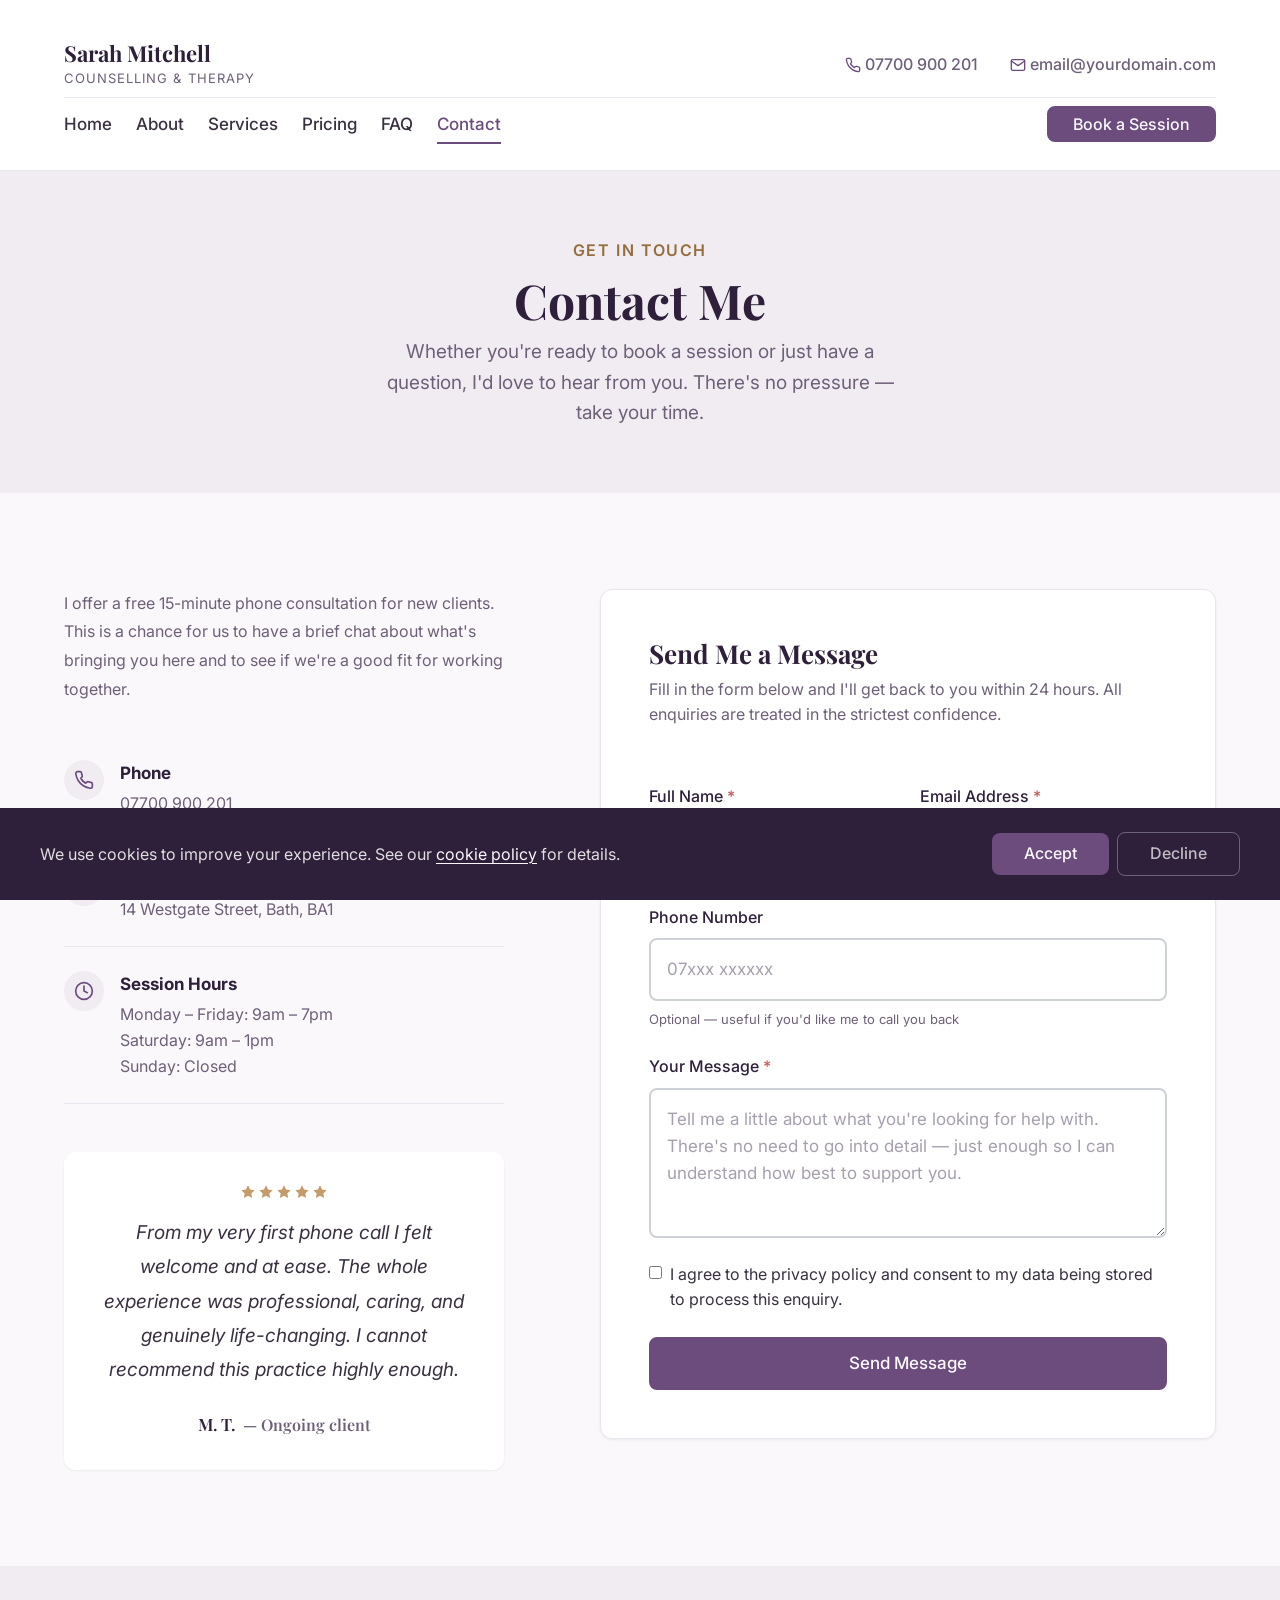
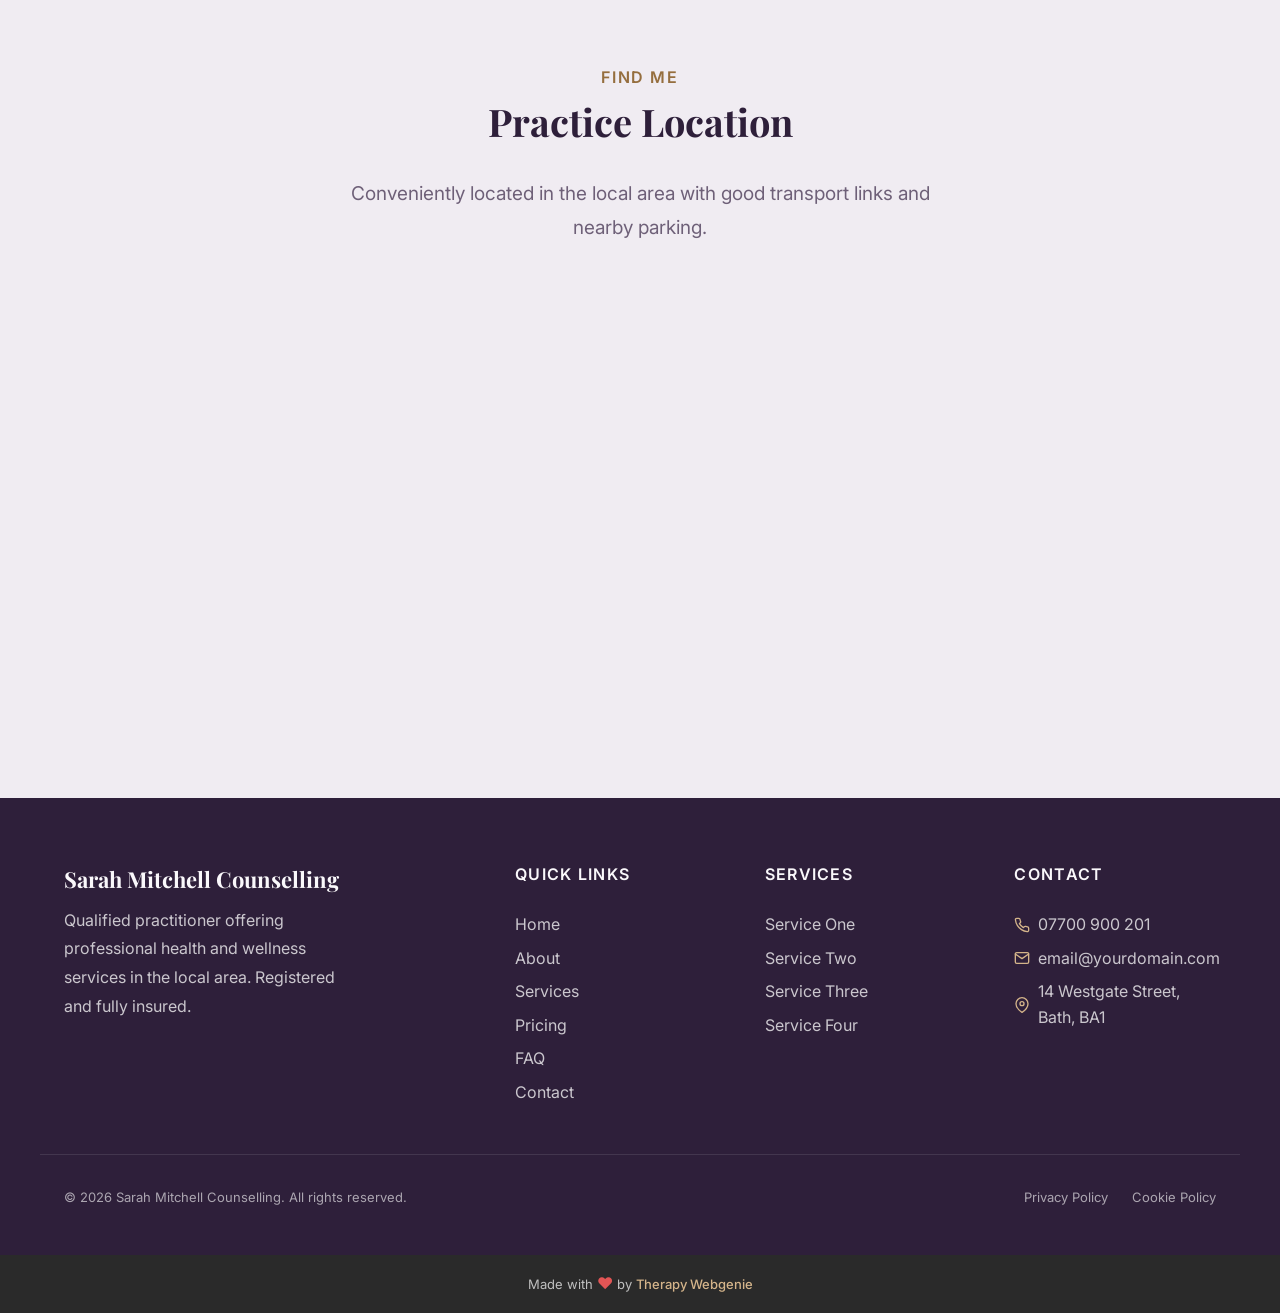
<file: contact.html>
<!DOCTYPE html>
<html lang="en">
<head>
  <meta charset="UTF-8">
  <meta name="viewport" content="width=device-width, initial-scale=1.0">
  <meta name="description" content="Get in touch with Sarah Mitchell Counselling to book a session or free consultation. Based in the local area, with online sessions available.">
  <title>Contact — Sarah Mitchell Counselling</title>

  <link rel="canonical" href="https://counsellor.therapywebgenie.com/contact.html">

  <meta property="og:type" content="website">
  <meta property="og:url" content="https://counsellor.therapywebgenie.com/contact.html">
  <meta property="og:title" content="Contact — Sarah Mitchell Counselling">
  <meta property="og:description" content="Get in touch to book a session or free consultation. Based in the local area, with online sessions available.">
  <meta property="og:image" content="https://counsellor.therapywebgenie.com/images/hero.jpg">

  <meta name="twitter:card" content="summary_large_image">
  <meta name="twitter:title" content="Contact — Sarah Mitchell Counselling">
  <meta name="twitter:description" content="Get in touch to book a session or free consultation. Based in the local area, with online sessions available.">
  <meta name="twitter:image" content="https://counsellor.therapywebgenie.com/images/hero.jpg">

  <link rel="preconnect" href="https://fonts.googleapis.com">
  <link rel="preconnect" href="https://fonts.gstatic.com" crossorigin>

  <link rel="stylesheet" href="css/base.css">
  <link rel="stylesheet" href="css/components.css">
  <link rel="stylesheet" href="css/theme.css">
  <!-- PROFILE:schema -->
  <!-- /PROFILE:schema -->
</head>
<body>

  <a href="#main" class="skip-link">Skip to main content</a>

  <!-- SECTION: nav -->
  <nav class="nav nav--two-tier" role="navigation" aria-label="Main navigation">
    <div class="container">
      <div class="nav__top">
        <a href="index.html" class="nav__brand nav__brand--inline">
          <div class="nav__brand-text">
            <span class="nav__name"><!-- PROFILE:site_title -->Sarah Mitchell<!-- /PROFILE:site_title --></span>
            <span class="nav__title"><!-- PROFILE:site_slogan -->Counselling &amp; Therapy<!-- /PROFILE:site_slogan --></span>
          </div>
        </a>
        <div class="nav__contact">
          <div class="nav__contact-item">
            <svg xmlns="http://www.w3.org/2000/svg" viewBox="0 0 24 24" fill="none" stroke="currentColor" stroke-width="2" stroke-linecap="round" stroke-linejoin="round"><path d="M22 16.92v3a2 2 0 0 1-2.18 2 19.79 19.79 0 0 1-8.63-3.07 19.5 19.5 0 0 1-6-6 19.79 19.79 0 0 1-3.07-8.67A2 2 0 0 1 4.11 2h3a2 2 0 0 1 2 1.72c.127.96.361 1.903.7 2.81a2 2 0 0 1-.45 2.11L8.09 9.91a16 16 0 0 0 6 6l1.27-1.27a2 2 0 0 1 2.11-.45c.907.339 1.85.573 2.81.7A2 2 0 0 1 22 16.92z"></path></svg>
            <!-- PROFILE:phone_landline --><a href="tel:07700900201">07700 900 201</a><!-- /PROFILE:phone_landline -->
          </div>
          <div class="nav__contact-item">
            <svg xmlns="http://www.w3.org/2000/svg" viewBox="0 0 24 24" fill="none" stroke="currentColor" stroke-width="2" stroke-linecap="round" stroke-linejoin="round"><path d="M4 4h16c1.1 0 2 .9 2 2v12c0 1.1-.9 2-2 2H4c-1.1 0-2-.9-2-2V6c0-1.1.9-2 2-2z"></path><polyline points="22,6 12,13 2,6"></polyline></svg>
            <!-- PROFILE:email --><a href="mailto:email@yourdomain.com">email@yourdomain.com</a><!-- /PROFILE:email -->
          </div>
        </div>
      </div>
      <div class="nav__bottom">
        <div class="nav__links">
        <a href="index.html" class="nav__link">Home</a>
        <a href="about.html" class="nav__link">About</a>
        <a href="services.html" class="nav__link">Services</a>
        <a href="pricing.html" class="nav__link">Pricing</a>
        <a href="faq.html" class="nav__link">FAQ</a>
        <a href="contact.html" class="nav__link nav__link--active">Contact</a>
          <a href="contact.html" class="btn btn--primary nav__cta">Book a Session</a>
        </div>
        <button class="nav__toggle" aria-label="Toggle menu" aria-expanded="false" aria-controls="mobile-menu">
          <span class="nav__toggle-bar"></span>
          <span class="nav__toggle-bar"></span>
          <span class="nav__toggle-bar"></span>
        </button>
      </div>
    </div>
    <div class="nav__mobile" id="mobile-menu" role="menu">
        <a href="index.html" class="nav__link" role="menuitem">Home</a>
        <a href="about.html" class="nav__link" role="menuitem">About</a>
        <a href="services.html" class="nav__link" role="menuitem">Services</a>
        <a href="pricing.html" class="nav__link" role="menuitem">Pricing</a>
        <a href="faq.html" class="nav__link" role="menuitem">FAQ</a>
        <a href="contact.html" class="nav__link nav__link--active" role="menuitem">Contact</a>
      <a href="contact.html" class="btn btn--primary" role="menuitem">Book a Session</a>
      <div class="nav__mobile-contact">
        <div class="nav__contact-item">
          <svg xmlns="http://www.w3.org/2000/svg" viewBox="0 0 24 24" fill="none" stroke="currentColor" stroke-width="2" stroke-linecap="round" stroke-linejoin="round"><path d="M22 16.92v3a2 2 0 0 1-2.18 2 19.79 19.79 0 0 1-8.63-3.07 19.5 19.5 0 0 1-6-6 19.79 19.79 0 0 1-3.07-8.67A2 2 0 0 1 4.11 2h3a2 2 0 0 1 2 1.72c.127.96.361 1.903.7 2.81a2 2 0 0 1-.45 2.11L8.09 9.91a16 16 0 0 0 6 6l1.27-1.27a2 2 0 0 1 2.11-.45c.907.339 1.85.573 2.81.7A2 2 0 0 1 22 16.92z"></path></svg>
          <a href="tel:07700900201">07700 900 201</a>
        </div>
        <div class="nav__contact-item">
          <svg xmlns="http://www.w3.org/2000/svg" viewBox="0 0 24 24" fill="none" stroke="currentColor" stroke-width="2" stroke-linecap="round" stroke-linejoin="round"><path d="M4 4h16c1.1 0 2 .9 2 2v12c0 1.1-.9 2-2 2H4c-1.1 0-2-.9-2-2V6c0-1.1.9-2 2-2z"></path><polyline points="22,6 12,13 2,6"></polyline></svg>
          <a href="mailto:email@yourdomain.com">email@yourdomain.com</a>
        </div>
      </div>
    </div>
  </nav>
  <!-- /SECTION: nav -->

  <!-- Compact scroll header -->
  <div class="nav-scroll" aria-hidden="true">
    <div class="container nav-scroll__inner">
      <div class="nav-scroll__brand">
        <span class="nav-scroll__name"><!-- PROFILE:site_title -->Sarah Mitchell Counselling<!-- /PROFILE:site_title --></span>
        <span class="nav-scroll__title"><!-- PROFILE:site_slogan -->Counselling &amp; Therapy<!-- /PROFILE:site_slogan --></span>
      </div>
      <div class="nav-scroll__right">
        <a href="tel:07700 900 201" class="nav-scroll__phone">
          <svg xmlns="http://www.w3.org/2000/svg" viewBox="0 0 24 24" fill="none" stroke="currentColor" stroke-width="2" stroke-linecap="round" stroke-linejoin="round"><path d="M22 16.92v3a2 2 0 0 1-2.18 2 19.79 19.79 0 0 1-8.63-3.07 19.5 19.5 0 0 1-6-6 19.79 19.79 0 0 1-3.07-8.67A2 2 0 0 1 4.11 2h3a2 2 0 0 1 2 1.72c.127.96.361 1.903.7 2.81a2 2 0 0 1-.45 2.11L8.09 9.91a16 16 0 0 0 6 6l1.27-1.27a2 2 0 0 1 2.11-.45c.907.339 1.85.573 2.81.7A2 2 0 0 1 22 16.92z"></path></svg>
          07700 900 201
        </a>
        <a href="tel:07700 900 201" class="nav-scroll__phone-icon" aria-label="Call us">
          <svg xmlns="http://www.w3.org/2000/svg" viewBox="0 0 24 24" fill="none" stroke="currentColor" stroke-width="2" stroke-linecap="round" stroke-linejoin="round"><path d="M22 16.92v3a2 2 0 0 1-2.18 2 19.79 19.79 0 0 1-8.63-3.07 19.5 19.5 0 0 1-6-6 19.79 19.79 0 0 1-3.07-8.67A2 2 0 0 1 4.11 2h3a2 2 0 0 1 2 1.72c.127.96.361 1.903.7 2.81a2 2 0 0 1-.45 2.11L8.09 9.91a16 16 0 0 0 6 6l1.27-1.27a2 2 0 0 1 2.11-.45c.907.339 1.85.573 2.81.7A2 2 0 0 1 22 16.92z"></path></svg>
        </a>
        <button class="nav-scroll__toggle" aria-label="Toggle menu">
          <span class="nav-scroll__toggle-bar"></span>
          <span class="nav-scroll__toggle-bar"></span>
          <span class="nav-scroll__toggle-bar"></span>
        </button>
      </div>
    </div>
  </div>

  <main id="main">

    <!-- SECTION: page-header -->
    <section class="page-header">
      <div class="container">
        <span class="section-label">Get in Touch</span>
        <h1>Contact Me</h1>
        <p>Whether you're ready to book a session or just have a question, I'd love to hear from you. There's no pressure — take your time.</p>
      </div>
    </section>
    <!-- /SECTION: page-header -->

    <!-- SECTION: contact-form -->
    <section class="section reveal">
      <div class="container contact-grid">

        <div class="contact-info">
          <p class="contact-info__intro">I offer a free 15-minute phone consultation for new clients. This is a chance for us to have a brief chat about what's bringing you here and to see if we're a good fit for working together.</p>

          <div class="contact-info__item">
            <div class="contact-info__icon">
              <svg xmlns="http://www.w3.org/2000/svg" viewBox="0 0 24 24" fill="none" stroke="currentColor" stroke-width="2" stroke-linecap="round" stroke-linejoin="round"><path d="M22 16.92v3a2 2 0 0 1-2.18 2 19.79 19.79 0 0 1-8.63-3.07 19.5 19.5 0 0 1-6-6 19.79 19.79 0 0 1-3.07-8.67A2 2 0 0 1 4.11 2h3a2 2 0 0 1 2 1.72 12.84 12.84 0 0 0 .7 2.81 2 2 0 0 1-.45 2.11L8.09 9.91a16 16 0 0 0 6 6l1.27-1.27a2 2 0 0 1 2.11-.45 12.84 12.84 0 0 0 2.81.7A2 2 0 0 1 22 16.92z"></path></svg>
            </div>
            <div>
              <p class="contact-info__label">Phone</p>
              <p class="contact-info__value">07700 900 201</p>
            </div>
          </div>

          <div class="contact-info__item">
            <div class="contact-info__icon">
              <svg xmlns="http://www.w3.org/2000/svg" viewBox="0 0 24 24" fill="none" stroke="currentColor" stroke-width="2" stroke-linecap="round" stroke-linejoin="round"><path d="M21 10c0 7-9 13-9 13s-9-6-9-13a9 9 0 0 1 18 0z"></path><circle cx="12" cy="10" r="3"></circle></svg>
            </div>
            <div>
              <p class="contact-info__label">Practice Address</p>
              <p class="contact-info__value">14 Westgate Street, Bath, BA1</p>
            </div>
          </div>

          <div class="contact-info__item">
            <div class="contact-info__icon">
              <svg xmlns="http://www.w3.org/2000/svg" viewBox="0 0 24 24" fill="none" stroke="currentColor" stroke-width="2" stroke-linecap="round" stroke-linejoin="round"><circle cx="12" cy="12" r="10"></circle><polyline points="12 6 12 12 16 14"></polyline></svg>
            </div>
            <div>
              <p class="contact-info__label">Session Hours</p>
              <p class="contact-info__value">Monday &ndash; Friday: 9am &ndash; 7pm<br>Saturday: 9am &ndash; 1pm<br>Sunday: Closed</p>
            </div>
          </div>

          <div class="testimonial testimonial--avatar" style="margin-top: var(--space-2xl);">
            <div class="testimonial__stars">
              <svg viewBox="0 0 24 24"><path d="M12 2l3.09 6.26L22 9.27l-5 4.87 1.18 6.88L12 17.77l-6.18 3.25L7 14.14 2 9.27l6.91-1.01L12 2z"/></svg>
              <svg viewBox="0 0 24 24"><path d="M12 2l3.09 6.26L22 9.27l-5 4.87 1.18 6.88L12 17.77l-6.18 3.25L7 14.14 2 9.27l6.91-1.01L12 2z"/></svg>
              <svg viewBox="0 0 24 24"><path d="M12 2l3.09 6.26L22 9.27l-5 4.87 1.18 6.88L12 17.77l-6.18 3.25L7 14.14 2 9.27l6.91-1.01L12 2z"/></svg>
              <svg viewBox="0 0 24 24"><path d="M12 2l3.09 6.26L22 9.27l-5 4.87 1.18 6.88L12 17.77l-6.18 3.25L7 14.14 2 9.27l6.91-1.01L12 2z"/></svg>
              <svg viewBox="0 0 24 24"><path d="M12 2l3.09 6.26L22 9.27l-5 4.87 1.18 6.88L12 17.77l-6.18 3.25L7 14.14 2 9.27l6.91-1.01L12 2z"/></svg>
            </div>
            <p class="testimonial__quote">From my very first phone call I felt welcome and at ease. The whole experience was professional, caring, and genuinely life-changing. I cannot recommend this practice highly enough.</p>
            <p class="testimonial__author">M. T. <span class="testimonial__detail" style="display:inline; margin-left: 0.25em;">&mdash; Ongoing client</span></p>
          </div>
        </div>

        <div class="contact-form-wrap">
          <div class="card contact-form-card">
            <h2>Send Me a Message</h2>
            <p>Fill in the form below and I'll get back to you within 24 hours. All enquiries are treated in the strictest confidence.</p>
            <form class="form" action="#" method="POST">
              <div class="form__row">
                <div class="form__group">
                  <label for="name" class="form__label form__label--required">Full Name</label>
                  <input type="text" id="name" name="name" class="form__input" placeholder="Your full name" required autocomplete="name">
                </div>
                <div class="form__group">
                  <label for="email" class="form__label form__label--required">Email Address</label>
                  <input type="email" id="email" name="email" class="form__input" placeholder="you@example.com" required autocomplete="email">
                </div>
              </div>
              <div class="form__group">
                <label for="phone" class="form__label">Phone Number</label>
                <input type="tel" id="phone" name="phone" class="form__input" placeholder="07xxx xxxxxx" autocomplete="tel">
                <span class="form__hint">Optional — useful if you'd like me to call you back</span>
              </div>
              <div class="form__group">
                <label for="message" class="form__label form__label--required">Your Message</label>
                <textarea id="message" name="message" class="form__textarea" placeholder="Tell me a little about what you're looking for help with. There's no need to go into detail — just enough so I can understand how best to support you." required></textarea>
              </div>
              <div class="form__group form__group--checkbox">
                <input type="checkbox" id="consent" name="consent" required>
                <label for="consent">I agree to the <a href="privacy.html">privacy policy</a> and consent to my data being stored to process this enquiry.</label>
              </div>
              <div>
                <button type="submit" class="btn btn--primary btn--block">Send Message</button>
              </div>
            </form>
          </div>
        </div>

      </div>
    </section>
    <!-- /SECTION: contact-form -->

    <!-- SECTION: map -->
    <section class="section section--alt reveal">
      <div class="container text-center">
        <span class="section-label">Find Me</span>
        <h2>Practice Location</h2>
        <p class="section-subtitle">Conveniently located in the local area with good transport links and nearby parking.</p>
        <div style="border-radius: var(--radius-lg); overflow: hidden; margin-top: var(--space-xl);">
          <iframe src="https://www.google.com/maps/embed?pb=!1m18!1m12!1m3!1d2483.5!2d-0.1278!3d51.5074!2m3!1f0!2f0!3f0!3m2!1i1024!2i768!4f13.1!3m3!1m2!1s0x0%3A0x0!2zNTHCsDMwJzI2LjYiTiAwwrAwNyc0MC4xIlc!5e0!3m2!1sen!2suk!4v1" width="100%" height="400" style="border:0;" allowfullscreen="" loading="lazy" referrerpolicy="no-referrer-when-downgrade" title="Practice location map"></iframe>
        </div>
      </div>
    </section>
    <!-- /SECTION: map -->

  </main>

  <!-- SECTION: footer -->
  <footer class="footer">
    <div class="container footer__inner">
      <div class="footer__brand">
        <p class="footer__brand-name">Sarah Mitchell Counselling</p>
        <p class="footer__brand-text">Qualified practitioner offering professional health and wellness services in the local area. Registered and fully insured.</p>
      </div>
      <div class="footer__col">
        <p class="footer__heading">Quick Links</p>
        <div class="footer__links">
          <a href="index.html" class="footer__link">Home</a>
          <a href="about.html" class="footer__link">About</a>
          <a href="services.html" class="footer__link">Services</a>
          <a href="pricing.html" class="footer__link">Pricing</a>
          <a href="faq.html" class="footer__link">FAQ</a>
          <a href="contact.html" class="footer__link">Contact</a>
        </div>
      </div>
      <div class="footer__col">
        <p class="footer__heading">Services</p>
        <div class="footer__links">
          <a href="services.html" class="footer__link">Service One</a>
          <a href="services.html" class="footer__link">Service Two</a>
          <a href="services.html" class="footer__link">Service Three</a>
          <a href="services.html" class="footer__link">Service Four</a>
        </div>
      </div>
      <div class="footer__col">
        <p class="footer__heading">Contact</p>
        <div class="footer__contact-item">
          <svg xmlns="http://www.w3.org/2000/svg" viewBox="0 0 24 24" fill="none" stroke="currentColor" stroke-width="2" stroke-linecap="round" stroke-linejoin="round"><path d="M22 16.92v3a2 2 0 0 1-2.18 2 19.79 19.79 0 0 1-8.63-3.07 19.5 19.5 0 0 1-6-6 19.79 19.79 0 0 1-3.07-8.67A2 2 0 0 1 4.11 2h3a2 2 0 0 1 2 1.72 12.84 12.84 0 0 0 .7 2.81 2 2 0 0 1-.45 2.11L8.09 9.91a16 16 0 0 0 6 6l1.27-1.27a2 2 0 0 1 2.11-.45 12.84 12.84 0 0 0 2.81.7A2 2 0 0 1 22 16.92z"></path></svg>
          <!-- PROFILE:phone_landline --><span>07700 900 201</span><!-- /PROFILE:phone_landline -->
        </div>
        <div class="footer__contact-item">
          <svg xmlns="http://www.w3.org/2000/svg" viewBox="0 0 24 24" fill="none" stroke="currentColor" stroke-width="2" stroke-linecap="round" stroke-linejoin="round"><path d="M4 4h16c1.1 0 2 .9 2 2v12c0 1.1-.9 2-2 2H4c-1.1 0-2-.9-2-2V6c0-1.1.9-2 2-2z"></path><polyline points="22,6 12,13 2,6"></polyline></svg>
          <!-- PROFILE:email --><a href="mailto:email@yourdomain.com">email@yourdomain.com</a><!-- /PROFILE:email -->
        </div>
        <div class="footer__contact-item">
          <svg xmlns="http://www.w3.org/2000/svg" viewBox="0 0 24 24" fill="none" stroke="currentColor" stroke-width="2" stroke-linecap="round" stroke-linejoin="round"><path d="M21 10c0 7-9 13-9 13s-9-6-9-13a9 9 0 0 1 18 0z"></path><circle cx="12" cy="10" r="3"></circle></svg>
          <!-- PROFILE:address --><span>14 Westgate Street, Bath, BA1</span><!-- /PROFILE:address -->
        </div>
      </div>
    </div>
    <div class="container footer__bottom">
      <p class="footer__copyright">&copy; 2026 Sarah Mitchell Counselling. All rights reserved.</p>
      <div class="footer__legal">
        <a href="privacy.html">Privacy Policy</a>
        <a href="cookies-policy.html">Cookie Policy</a>
      </div>
    </div>
  </footer>
  <!-- /SECTION: footer -->

  <div class="site-credit">
    <p>Made with <span class="site-credit__heart" aria-label="love">&#10084;</span> by <a href="https://www.therapywebgenie.com" target="_blank" rel="noopener">Therapy Webgenie</a></p>
  </div>

  <!-- Cookie Consent -->
  <div class="cookie-banner" role="dialog" aria-label="Cookie consent">
    <div class="cookie-banner__inner">
      <p class="cookie-banner__text">We use cookies to improve your experience. See our <a href="cookies-policy.html">cookie policy</a> for details.</p>
      <div class="cookie-banner__buttons"><button class="cookie-banner__accept">Accept</button><button class="cookie-banner__decline">Decline</button></div>
    </div>
  </div>

  <!-- Back to Top -->
  <button class="back-to-top" aria-label="Back to top">
    <svg xmlns="http://www.w3.org/2000/svg" viewBox="0 0 24 24" fill="none" stroke="currentColor" stroke-width="2" stroke-linecap="round" stroke-linejoin="round"><polyline points="18 15 12 9 6 15"></polyline></svg>
  </button>

  <script src="js/main.js"></script>
</body>
</html>
</file>
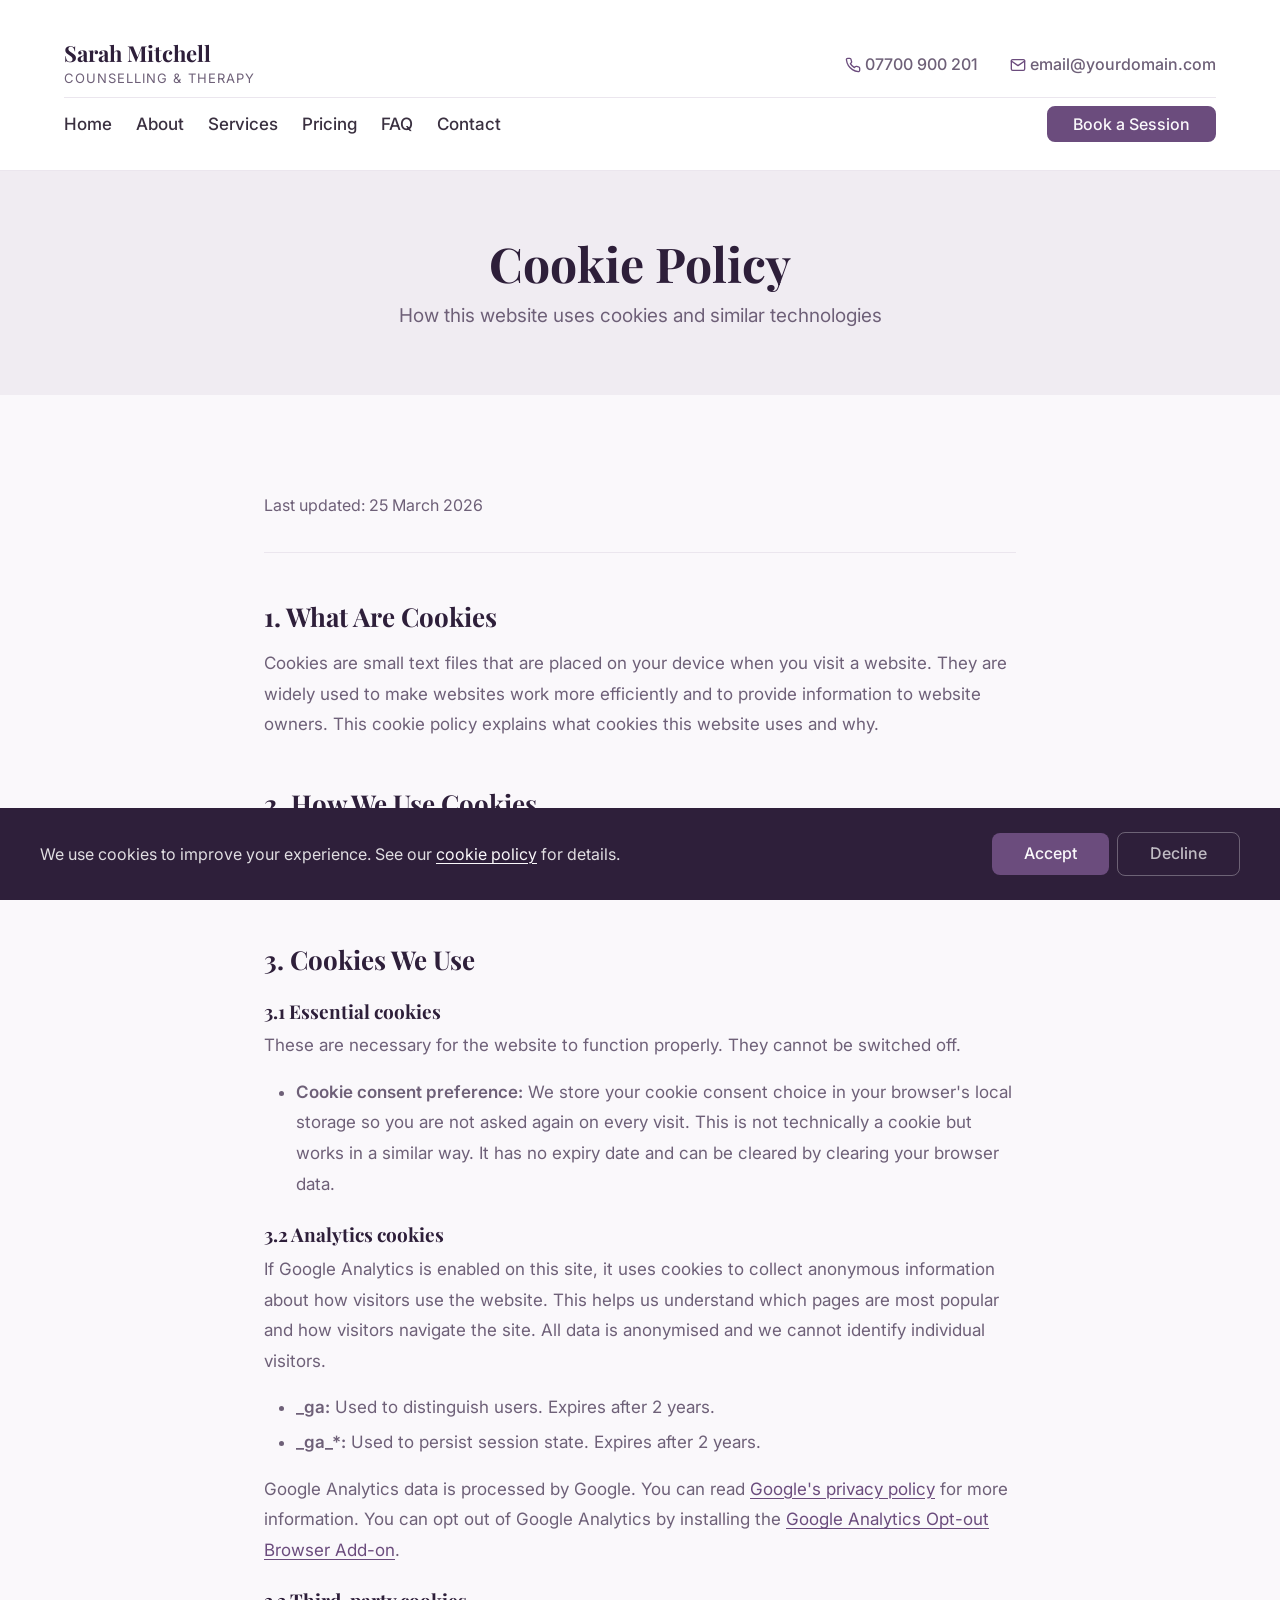
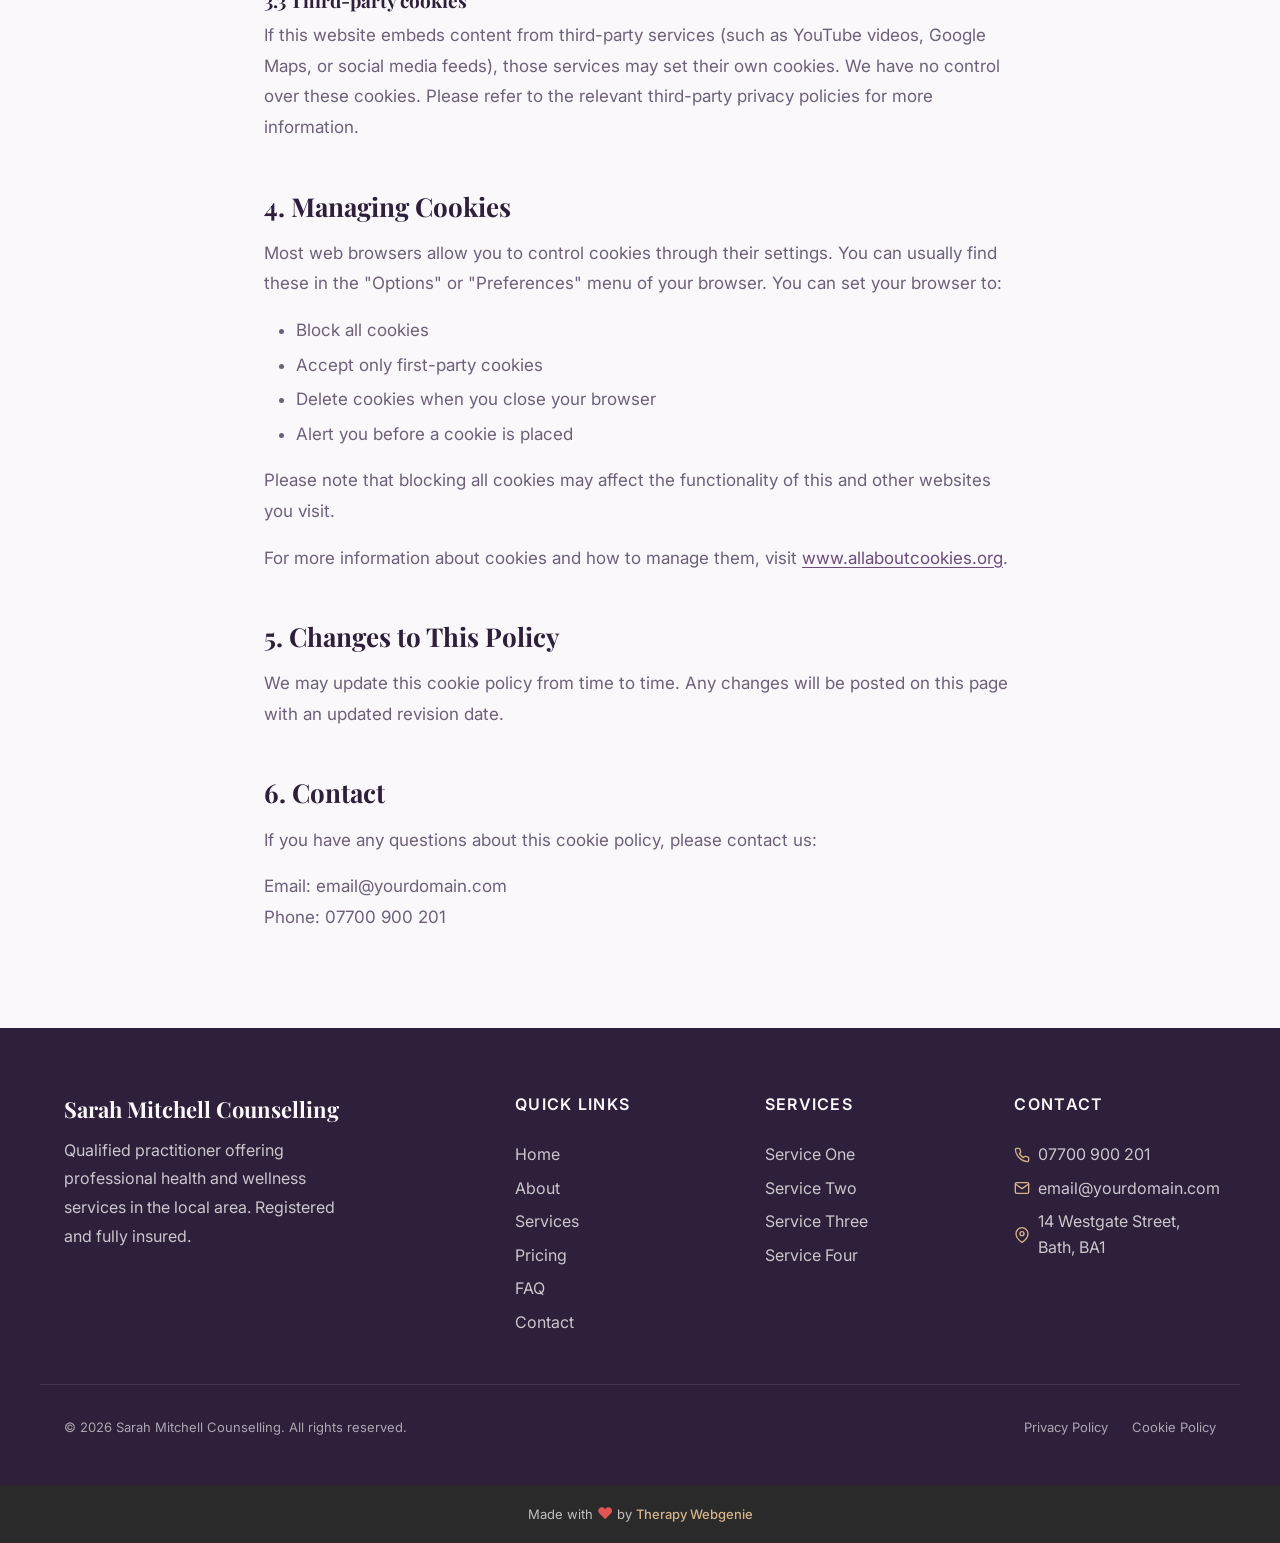
<file: cookies-policy.html>
<!DOCTYPE html>
<html lang="en">
<head>
  <meta charset="UTF-8">
  <meta name="viewport" content="width=device-width, initial-scale=1.0">
  <meta name="description" content="Cookie policy for Sarah Mitchell Counselling. How we use cookies and similar technologies on this website.">
  <meta name="robots" content="noindex">
  <title>Cookie Policy — Sarah Mitchell Counselling</title>

  <link rel="preconnect" href="https://fonts.googleapis.com">
  <link rel="preconnect" href="https://fonts.gstatic.com" crossorigin>

  <link rel="stylesheet" href="css/base.css">
  <link rel="stylesheet" href="css/components.css">
  <link rel="stylesheet" href="css/theme.css">
  <!-- PROFILE:schema -->
  <!-- /PROFILE:schema -->
</head>
<body>

  <a href="#main" class="skip-link">Skip to main content</a>

  <!-- SECTION: nav -->
  <nav class="nav nav--two-tier" role="navigation" aria-label="Main navigation">
    <div class="container">
      <div class="nav__top">
        <a href="index.html" class="nav__brand nav__brand--inline">
          <div class="nav__brand-text">
            <span class="nav__name"><!-- PROFILE:site_title -->Sarah Mitchell<!-- /PROFILE:site_title --></span>
            <span class="nav__title"><!-- PROFILE:site_slogan -->Counselling &amp; Therapy<!-- /PROFILE:site_slogan --></span>
          </div>
        </a>
        <div class="nav__contact">
          <div class="nav__contact-item">
            <svg xmlns="http://www.w3.org/2000/svg" viewBox="0 0 24 24" fill="none" stroke="currentColor" stroke-width="2" stroke-linecap="round" stroke-linejoin="round"><path d="M22 16.92v3a2 2 0 0 1-2.18 2 19.79 19.79 0 0 1-8.63-3.07 19.5 19.5 0 0 1-6-6 19.79 19.79 0 0 1-3.07-8.67A2 2 0 0 1 4.11 2h3a2 2 0 0 1 2 1.72c.127.96.361 1.903.7 2.81a2 2 0 0 1-.45 2.11L8.09 9.91a16 16 0 0 0 6 6l1.27-1.27a2 2 0 0 1 2.11-.45c.907.339 1.85.573 2.81.7A2 2 0 0 1 22 16.92z"></path></svg>
            <!-- PROFILE:phone_landline --><a href="tel:07700900201">07700 900 201</a><!-- /PROFILE:phone_landline -->
          </div>
          <div class="nav__contact-item">
            <svg xmlns="http://www.w3.org/2000/svg" viewBox="0 0 24 24" fill="none" stroke="currentColor" stroke-width="2" stroke-linecap="round" stroke-linejoin="round"><path d="M4 4h16c1.1 0 2 .9 2 2v12c0 1.1-.9 2-2 2H4c-1.1 0-2-.9-2-2V6c0-1.1.9-2 2-2z"></path><polyline points="22,6 12,13 2,6"></polyline></svg>
            <!-- PROFILE:email --><a href="mailto:email@yourdomain.com">email@yourdomain.com</a><!-- /PROFILE:email -->
          </div>
        </div>
      </div>
      <div class="nav__bottom">
        <div class="nav__links">
        <a href="index.html" class="nav__link">Home</a>
        <a href="about.html" class="nav__link">About</a>
        <a href="services.html" class="nav__link">Services</a>
        <a href="pricing.html" class="nav__link">Pricing</a>
        <a href="faq.html" class="nav__link">FAQ</a>
        <a href="contact.html" class="nav__link">Contact</a>
          <a href="contact.html" class="btn btn--primary nav__cta">Book a Session</a>
        </div>
        <button class="nav__toggle" aria-label="Toggle menu" aria-expanded="false" aria-controls="mobile-menu">
          <span class="nav__toggle-bar"></span>
          <span class="nav__toggle-bar"></span>
          <span class="nav__toggle-bar"></span>
        </button>
      </div>
    </div>
    <div class="nav__mobile" id="mobile-menu" role="menu">
        <a href="index.html" class="nav__link" role="menuitem">Home</a>
        <a href="about.html" class="nav__link" role="menuitem">About</a>
        <a href="services.html" class="nav__link" role="menuitem">Services</a>
        <a href="pricing.html" class="nav__link" role="menuitem">Pricing</a>
        <a href="faq.html" class="nav__link" role="menuitem">FAQ</a>
        <a href="contact.html" class="nav__link" role="menuitem">Contact</a>
      <a href="contact.html" class="btn btn--primary" role="menuitem">Book a Session</a>
      <div class="nav__mobile-contact">
        <div class="nav__contact-item">
          <svg xmlns="http://www.w3.org/2000/svg" viewBox="0 0 24 24" fill="none" stroke="currentColor" stroke-width="2" stroke-linecap="round" stroke-linejoin="round"><path d="M22 16.92v3a2 2 0 0 1-2.18 2 19.79 19.79 0 0 1-8.63-3.07 19.5 19.5 0 0 1-6-6 19.79 19.79 0 0 1-3.07-8.67A2 2 0 0 1 4.11 2h3a2 2 0 0 1 2 1.72c.127.96.361 1.903.7 2.81a2 2 0 0 1-.45 2.11L8.09 9.91a16 16 0 0 0 6 6l1.27-1.27a2 2 0 0 1 2.11-.45c.907.339 1.85.573 2.81.7A2 2 0 0 1 22 16.92z"></path></svg>
          <a href="tel:07700900201">07700 900 201</a>
        </div>
        <div class="nav__contact-item">
          <svg xmlns="http://www.w3.org/2000/svg" viewBox="0 0 24 24" fill="none" stroke="currentColor" stroke-width="2" stroke-linecap="round" stroke-linejoin="round"><path d="M4 4h16c1.1 0 2 .9 2 2v12c0 1.1-.9 2-2 2H4c-1.1 0-2-.9-2-2V6c0-1.1.9-2 2-2z"></path><polyline points="22,6 12,13 2,6"></polyline></svg>
          <a href="mailto:email@yourdomain.com">email@yourdomain.com</a>
        </div>
      </div>
    </div>
  </nav>
  <!-- /SECTION: nav -->

  <!-- Compact scroll header -->
  <div class="nav-scroll" aria-hidden="true">
    <div class="container nav-scroll__inner">
      <div class="nav-scroll__brand">
        <span class="nav-scroll__name"><!-- PROFILE:site_title -->Sarah Mitchell Counselling<!-- /PROFILE:site_title --></span>
        <span class="nav-scroll__title"><!-- PROFILE:site_slogan -->Counselling &amp; Therapy<!-- /PROFILE:site_slogan --></span>
      </div>
      <div class="nav-scroll__right">
        <a href="tel:07700 900 201" class="nav-scroll__phone">
          <svg xmlns="http://www.w3.org/2000/svg" viewBox="0 0 24 24" fill="none" stroke="currentColor" stroke-width="2" stroke-linecap="round" stroke-linejoin="round"><path d="M22 16.92v3a2 2 0 0 1-2.18 2 19.79 19.79 0 0 1-8.63-3.07 19.5 19.5 0 0 1-6-6 19.79 19.79 0 0 1-3.07-8.67A2 2 0 0 1 4.11 2h3a2 2 0 0 1 2 1.72c.127.96.361 1.903.7 2.81a2 2 0 0 1-.45 2.11L8.09 9.91a16 16 0 0 0 6 6l1.27-1.27a2 2 0 0 1 2.11-.45c.907.339 1.85.573 2.81.7A2 2 0 0 1 22 16.92z"></path></svg>
          07700 900 201
        </a>
        <a href="tel:07700 900 201" class="nav-scroll__phone-icon" aria-label="Call us">
          <svg xmlns="http://www.w3.org/2000/svg" viewBox="0 0 24 24" fill="none" stroke="currentColor" stroke-width="2" stroke-linecap="round" stroke-linejoin="round"><path d="M22 16.92v3a2 2 0 0 1-2.18 2 19.79 19.79 0 0 1-8.63-3.07 19.5 19.5 0 0 1-6-6 19.79 19.79 0 0 1-3.07-8.67A2 2 0 0 1 4.11 2h3a2 2 0 0 1 2 1.72c.127.96.361 1.903.7 2.81a2 2 0 0 1-.45 2.11L8.09 9.91a16 16 0 0 0 6 6l1.27-1.27a2 2 0 0 1 2.11-.45c.907.339 1.85.573 2.81.7A2 2 0 0 1 22 16.92z"></path></svg>
        </a>
        <button class="nav-scroll__toggle" aria-label="Toggle menu">
          <span class="nav-scroll__toggle-bar"></span>
          <span class="nav-scroll__toggle-bar"></span>
          <span class="nav-scroll__toggle-bar"></span>
        </button>
      </div>
    </div>
  </div>

  <main id="main">

    <!-- SECTION: page-header -->
    <section class="page-header">
      <div class="container">
        <h1>Cookie Policy</h1>
        <p>How this website uses cookies and similar technologies</p>
      </div>
    </section>
    <!-- /SECTION: page-header -->

    <!-- SECTION: cookies-content -->
    <section class="section">
      <div class="container privacy-content">

        <p class="last-updated">Last updated: 25 March 2026</p>

        <h2>1. What Are Cookies</h2>
        <p>Cookies are small text files that are placed on your device when you visit a website. They are widely used to make websites work more efficiently and to provide information to website owners. This cookie policy explains what cookies this website uses and why.</p>

        <h2>2. How We Use Cookies</h2>
        <p>This website uses a minimal number of cookies, all designed to improve your experience. We do not use cookies for advertising or tracking across other websites.</p>

        <h2>3. Cookies We Use</h2>

        <h3>3.1 Essential cookies</h3>
        <p>These are necessary for the website to function properly. They cannot be switched off.</p>
        <ul>
          <li><strong>Cookie consent preference:</strong> We store your cookie consent choice in your browser's local storage so you are not asked again on every visit. This is not technically a cookie but works in a similar way. It has no expiry date and can be cleared by clearing your browser data.</li>
        </ul>

        <h3>3.2 Analytics cookies</h3>
        <p>If Google Analytics is enabled on this site, it uses cookies to collect anonymous information about how visitors use the website. This helps us understand which pages are most popular and how visitors navigate the site. All data is anonymised and we cannot identify individual visitors.</p>
        <ul>
          <li><strong>_ga:</strong> Used to distinguish users. Expires after 2 years.</li>
          <li><strong>_ga_*:</strong> Used to persist session state. Expires after 2 years.</li>
        </ul>
        <p>Google Analytics data is processed by Google. You can read <a href="https://policies.google.com/privacy" target="_blank" rel="noopener">Google's privacy policy</a> for more information. You can opt out of Google Analytics by installing the <a href="https://tools.google.com/dlpage/gaoptout" target="_blank" rel="noopener">Google Analytics Opt-out Browser Add-on</a>.</p>

        <h3>3.3 Third-party cookies</h3>
        <p>If this website embeds content from third-party services (such as YouTube videos, Google Maps, or social media feeds), those services may set their own cookies. We have no control over these cookies. Please refer to the relevant third-party privacy policies for more information.</p>

        <h2>4. Managing Cookies</h2>
        <p>Most web browsers allow you to control cookies through their settings. You can usually find these in the "Options" or "Preferences" menu of your browser. You can set your browser to:</p>
        <ul>
          <li>Block all cookies</li>
          <li>Accept only first-party cookies</li>
          <li>Delete cookies when you close your browser</li>
          <li>Alert you before a cookie is placed</li>
        </ul>
        <p>Please note that blocking all cookies may affect the functionality of this and other websites you visit.</p>
        <p>For more information about cookies and how to manage them, visit <a href="https://www.allaboutcookies.org" target="_blank" rel="noopener">www.allaboutcookies.org</a>.</p>

        <h2>5. Changes to This Policy</h2>
        <p>We may update this cookie policy from time to time. Any changes will be posted on this page with an updated revision date.</p>

        <h2>6. Contact</h2>
        <p>If you have any questions about this cookie policy, please contact us:</p>
        <p>Email: email@yourdomain.com<br>
        Phone: 07700 900 201</p>

      </div>
    </section>
    <!-- /SECTION: cookies-content -->

  </main>

  <!-- SECTION: footer -->
  <footer class="footer">
    <div class="container footer__inner">
      <div class="footer__brand">
        <p class="footer__brand-name">Sarah Mitchell Counselling</p>
        <p class="footer__brand-text">Qualified practitioner offering professional health and wellness services in the local area. Registered and fully insured.</p>
      </div>
      <div class="footer__col">
        <p class="footer__heading">Quick Links</p>
        <div class="footer__links">
          <a href="index.html" class="footer__link">Home</a>
          <a href="about.html" class="footer__link">About</a>
          <a href="services.html" class="footer__link">Services</a>
          <a href="pricing.html" class="footer__link">Pricing</a>
          <a href="faq.html" class="footer__link">FAQ</a>
          <a href="contact.html" class="footer__link">Contact</a>
        </div>
      </div>
      <div class="footer__col">
        <p class="footer__heading">Services</p>
        <div class="footer__links">
          <a href="services.html" class="footer__link">Service One</a>
          <a href="services.html" class="footer__link">Service Two</a>
          <a href="services.html" class="footer__link">Service Three</a>
          <a href="services.html" class="footer__link">Service Four</a>
        </div>
      </div>
      <div class="footer__col">
        <p class="footer__heading">Contact</p>
        <div class="footer__contact-item">
          <svg xmlns="http://www.w3.org/2000/svg" viewBox="0 0 24 24" fill="none" stroke="currentColor" stroke-width="2" stroke-linecap="round" stroke-linejoin="round"><path d="M22 16.92v3a2 2 0 0 1-2.18 2 19.79 19.79 0 0 1-8.63-3.07 19.5 19.5 0 0 1-6-6 19.79 19.79 0 0 1-3.07-8.67A2 2 0 0 1 4.11 2h3a2 2 0 0 1 2 1.72 12.84 12.84 0 0 0 .7 2.81 2 2 0 0 1-.45 2.11L8.09 9.91a16 16 0 0 0 6 6l1.27-1.27a2 2 0 0 1 2.11-.45 12.84 12.84 0 0 0 2.81.7A2 2 0 0 1 22 16.92z"></path></svg>
          <!-- PROFILE:phone_landline --><span>07700 900 201</span><!-- /PROFILE:phone_landline -->
        </div>
        <div class="footer__contact-item">
          <svg xmlns="http://www.w3.org/2000/svg" viewBox="0 0 24 24" fill="none" stroke="currentColor" stroke-width="2" stroke-linecap="round" stroke-linejoin="round"><path d="M4 4h16c1.1 0 2 .9 2 2v12c0 1.1-.9 2-2 2H4c-1.1 0-2-.9-2-2V6c0-1.1.9-2 2-2z"></path><polyline points="22,6 12,13 2,6"></polyline></svg>
          <!-- PROFILE:email --><a href="mailto:email@yourdomain.com">email@yourdomain.com</a><!-- /PROFILE:email -->
        </div>
        <div class="footer__contact-item">
          <svg xmlns="http://www.w3.org/2000/svg" viewBox="0 0 24 24" fill="none" stroke="currentColor" stroke-width="2" stroke-linecap="round" stroke-linejoin="round"><path d="M21 10c0 7-9 13-9 13s-9-6-9-13a9 9 0 0 1 18 0z"></path><circle cx="12" cy="10" r="3"></circle></svg>
          <!-- PROFILE:address --><span>14 Westgate Street, Bath, BA1</span><!-- /PROFILE:address -->
        </div>
      </div>
    </div>
    <div class="container footer__bottom">
      <p class="footer__copyright">&copy; 2026 Sarah Mitchell Counselling. All rights reserved.</p>
      <div class="footer__legal">
        <a href="privacy.html">Privacy Policy</a>
        <a href="cookies-policy.html">Cookie Policy</a>
      </div>
    </div>
  </footer>
  <!-- /SECTION: footer -->

  <div class="site-credit">
    <p>Made with <span class="site-credit__heart" aria-label="love">&#10084;</span> by <a href="https://www.therapywebgenie.com" target="_blank" rel="noopener">Therapy Webgenie</a></p>
  </div>

  <!-- Cookie Consent -->
  <div class="cookie-banner" role="dialog" aria-label="Cookie consent">
    <div class="cookie-banner__inner">
      <p class="cookie-banner__text">We use cookies to improve your experience. See our <a href="cookies-policy.html">cookie policy</a> for details.</p>
      <div class="cookie-banner__buttons"><button class="cookie-banner__accept">Accept</button><button class="cookie-banner__decline">Decline</button></div>
    </div>
  </div>

  <!-- Back to Top -->
  <button class="back-to-top" aria-label="Back to top">
    <svg xmlns="http://www.w3.org/2000/svg" viewBox="0 0 24 24" fill="none" stroke="currentColor" stroke-width="2" stroke-linecap="round" stroke-linejoin="round"><polyline points="18 15 12 9 6 15"></polyline></svg>
  </button>

  <script src="js/main.js"></script>
</body>
</html>
</file>
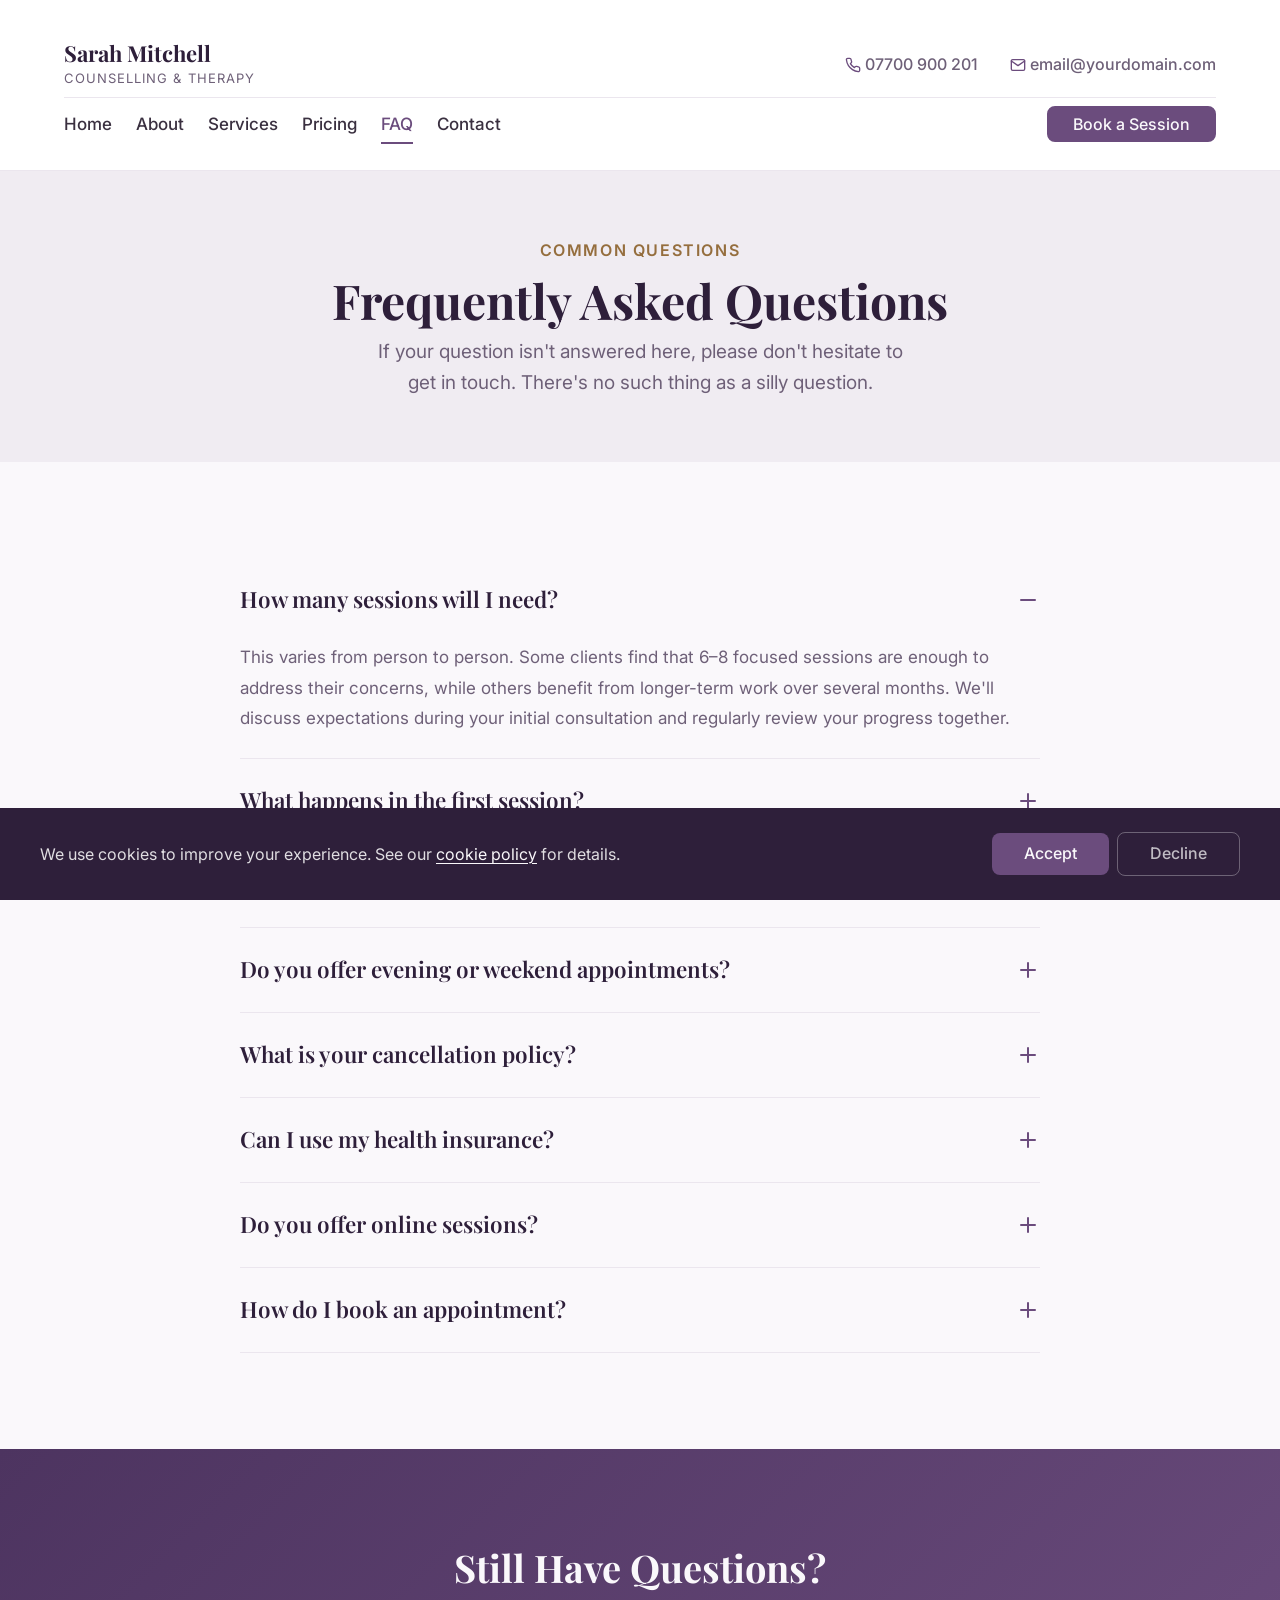
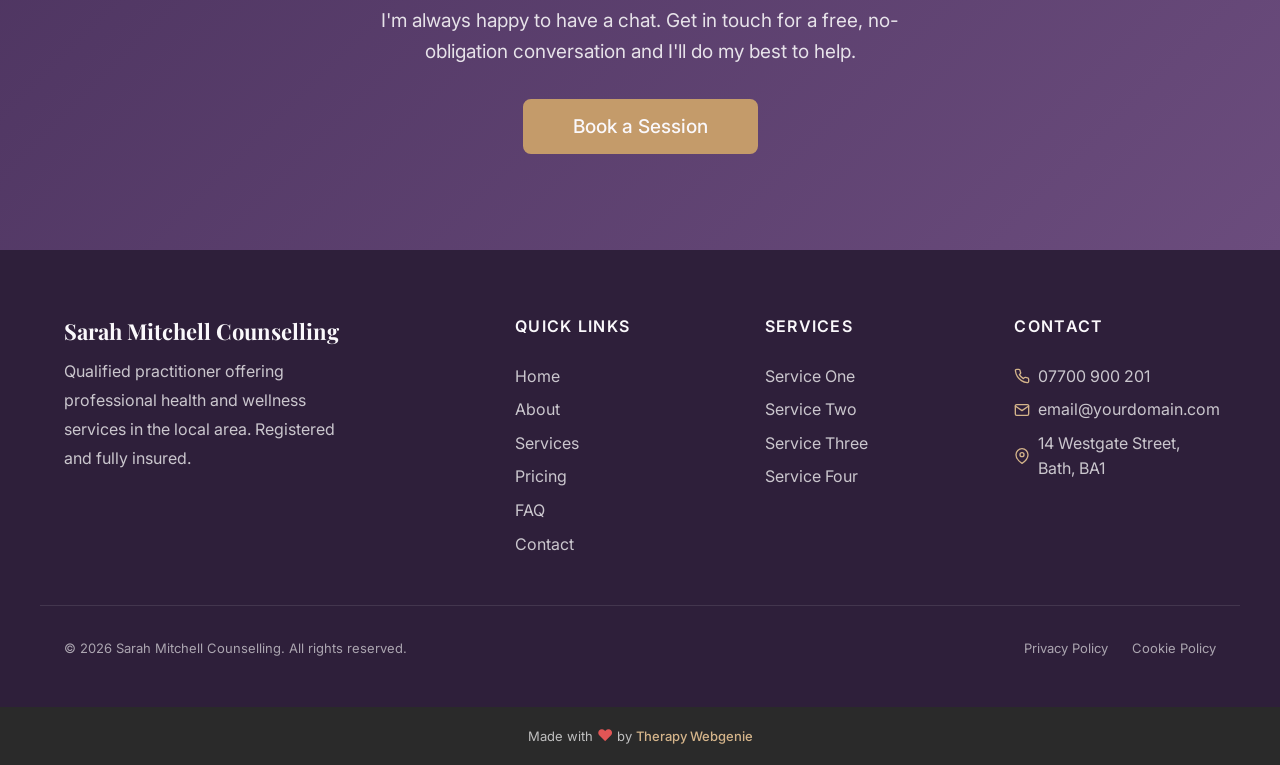
<file: faq.html>
<!DOCTYPE html>
<html lang="en">
<head>
  <meta charset="UTF-8">
  <meta name="viewport" content="width=device-width, initial-scale=1.0">
  <meta name="description" content="Frequently asked questions about Sarah Mitchell Counselling. Find answers about sessions, pricing, cancellations, confidentiality, and more.">
  <title>FAQ — Sarah Mitchell Counselling</title>

  <link rel="canonical" href="https://counsellor.therapywebgenie.com/faq.html">

  <meta property="og:type" content="website">
  <meta property="og:url" content="https://counsellor.therapywebgenie.com/faq.html">
  <meta property="og:title" content="FAQ — Sarah Mitchell Counselling">
  <meta property="og:description" content="Find answers to common questions about our services, pricing, and what to expect.">
  <meta property="og:image" content="https://counsellor.therapywebgenie.com/images/hero.jpg">

  <meta name="twitter:card" content="summary_large_image">
  <meta name="twitter:title" content="FAQ — Sarah Mitchell Counselling">
  <meta name="twitter:description" content="Find answers to common questions about our services, pricing, and what to expect.">
  <meta name="twitter:image" content="https://counsellor.therapywebgenie.com/images/hero.jpg">

  <link rel="preconnect" href="https://fonts.googleapis.com">
  <link rel="preconnect" href="https://fonts.gstatic.com" crossorigin>

  <link rel="stylesheet" href="css/base.css">
  <link rel="stylesheet" href="css/components.css">
  <link rel="stylesheet" href="css/theme.css">
  <!-- PROFILE:schema -->
  <!-- /PROFILE:schema -->
</head>
<body>

  <a href="#main" class="skip-link">Skip to main content</a>

  <!-- SECTION: nav -->
  <nav class="nav nav--two-tier" role="navigation" aria-label="Main navigation">
    <div class="container">
      <div class="nav__top">
        <a href="index.html" class="nav__brand nav__brand--inline">
          <div class="nav__brand-text">
            <span class="nav__name"><!-- PROFILE:site_title -->Sarah Mitchell<!-- /PROFILE:site_title --></span>
            <span class="nav__title"><!-- PROFILE:site_slogan -->Counselling &amp; Therapy<!-- /PROFILE:site_slogan --></span>
          </div>
        </a>
        <div class="nav__contact">
          <div class="nav__contact-item">
            <svg xmlns="http://www.w3.org/2000/svg" viewBox="0 0 24 24" fill="none" stroke="currentColor" stroke-width="2" stroke-linecap="round" stroke-linejoin="round"><path d="M22 16.92v3a2 2 0 0 1-2.18 2 19.79 19.79 0 0 1-8.63-3.07 19.5 19.5 0 0 1-6-6 19.79 19.79 0 0 1-3.07-8.67A2 2 0 0 1 4.11 2h3a2 2 0 0 1 2 1.72c.127.96.361 1.903.7 2.81a2 2 0 0 1-.45 2.11L8.09 9.91a16 16 0 0 0 6 6l1.27-1.27a2 2 0 0 1 2.11-.45c.907.339 1.85.573 2.81.7A2 2 0 0 1 22 16.92z"></path></svg>
            <!-- PROFILE:phone_landline --><a href="tel:07700900201">07700 900 201</a><!-- /PROFILE:phone_landline -->
          </div>
          <div class="nav__contact-item">
            <svg xmlns="http://www.w3.org/2000/svg" viewBox="0 0 24 24" fill="none" stroke="currentColor" stroke-width="2" stroke-linecap="round" stroke-linejoin="round"><path d="M4 4h16c1.1 0 2 .9 2 2v12c0 1.1-.9 2-2 2H4c-1.1 0-2-.9-2-2V6c0-1.1.9-2 2-2z"></path><polyline points="22,6 12,13 2,6"></polyline></svg>
            <!-- PROFILE:email --><a href="mailto:email@yourdomain.com">email@yourdomain.com</a><!-- /PROFILE:email -->
          </div>
        </div>
      </div>
      <div class="nav__bottom">
        <div class="nav__links">
        <a href="index.html" class="nav__link">Home</a>
        <a href="about.html" class="nav__link">About</a>
        <a href="services.html" class="nav__link">Services</a>
        <a href="pricing.html" class="nav__link">Pricing</a>
        <a href="faq.html" class="nav__link nav__link--active">FAQ</a>
        <a href="contact.html" class="nav__link">Contact</a>
          <a href="contact.html" class="btn btn--primary nav__cta">Book a Session</a>
        </div>
        <button class="nav__toggle" aria-label="Toggle menu" aria-expanded="false" aria-controls="mobile-menu">
          <span class="nav__toggle-bar"></span>
          <span class="nav__toggle-bar"></span>
          <span class="nav__toggle-bar"></span>
        </button>
      </div>
    </div>
    <div class="nav__mobile" id="mobile-menu" role="menu">
        <a href="index.html" class="nav__link" role="menuitem">Home</a>
        <a href="about.html" class="nav__link" role="menuitem">About</a>
        <a href="services.html" class="nav__link" role="menuitem">Services</a>
        <a href="pricing.html" class="nav__link" role="menuitem">Pricing</a>
        <a href="faq.html" class="nav__link nav__link--active" role="menuitem">FAQ</a>
        <a href="contact.html" class="nav__link" role="menuitem">Contact</a>
      <a href="contact.html" class="btn btn--primary" role="menuitem">Book a Session</a>
      <div class="nav__mobile-contact">
        <div class="nav__contact-item">
          <svg xmlns="http://www.w3.org/2000/svg" viewBox="0 0 24 24" fill="none" stroke="currentColor" stroke-width="2" stroke-linecap="round" stroke-linejoin="round"><path d="M22 16.92v3a2 2 0 0 1-2.18 2 19.79 19.79 0 0 1-8.63-3.07 19.5 19.5 0 0 1-6-6 19.79 19.79 0 0 1-3.07-8.67A2 2 0 0 1 4.11 2h3a2 2 0 0 1 2 1.72c.127.96.361 1.903.7 2.81a2 2 0 0 1-.45 2.11L8.09 9.91a16 16 0 0 0 6 6l1.27-1.27a2 2 0 0 1 2.11-.45c.907.339 1.85.573 2.81.7A2 2 0 0 1 22 16.92z"></path></svg>
          <a href="tel:07700900201">07700 900 201</a>
        </div>
        <div class="nav__contact-item">
          <svg xmlns="http://www.w3.org/2000/svg" viewBox="0 0 24 24" fill="none" stroke="currentColor" stroke-width="2" stroke-linecap="round" stroke-linejoin="round"><path d="M4 4h16c1.1 0 2 .9 2 2v12c0 1.1-.9 2-2 2H4c-1.1 0-2-.9-2-2V6c0-1.1.9-2 2-2z"></path><polyline points="22,6 12,13 2,6"></polyline></svg>
          <a href="mailto:email@yourdomain.com">email@yourdomain.com</a>
        </div>
      </div>
    </div>
  </nav>
  <!-- /SECTION: nav -->

  <!-- Compact scroll header -->
  <div class="nav-scroll" aria-hidden="true">
    <div class="container nav-scroll__inner">
      <div class="nav-scroll__brand">
        <span class="nav-scroll__name"><!-- PROFILE:site_title -->Sarah Mitchell Counselling<!-- /PROFILE:site_title --></span>
        <span class="nav-scroll__title"><!-- PROFILE:site_slogan -->Counselling &amp; Therapy<!-- /PROFILE:site_slogan --></span>
      </div>
      <div class="nav-scroll__right">
        <a href="tel:07700 900 201" class="nav-scroll__phone">
          <svg xmlns="http://www.w3.org/2000/svg" viewBox="0 0 24 24" fill="none" stroke="currentColor" stroke-width="2" stroke-linecap="round" stroke-linejoin="round"><path d="M22 16.92v3a2 2 0 0 1-2.18 2 19.79 19.79 0 0 1-8.63-3.07 19.5 19.5 0 0 1-6-6 19.79 19.79 0 0 1-3.07-8.67A2 2 0 0 1 4.11 2h3a2 2 0 0 1 2 1.72c.127.96.361 1.903.7 2.81a2 2 0 0 1-.45 2.11L8.09 9.91a16 16 0 0 0 6 6l1.27-1.27a2 2 0 0 1 2.11-.45c.907.339 1.85.573 2.81.7A2 2 0 0 1 22 16.92z"></path></svg>
          07700 900 201
        </a>
        <a href="tel:07700 900 201" class="nav-scroll__phone-icon" aria-label="Call us">
          <svg xmlns="http://www.w3.org/2000/svg" viewBox="0 0 24 24" fill="none" stroke="currentColor" stroke-width="2" stroke-linecap="round" stroke-linejoin="round"><path d="M22 16.92v3a2 2 0 0 1-2.18 2 19.79 19.79 0 0 1-8.63-3.07 19.5 19.5 0 0 1-6-6 19.79 19.79 0 0 1-3.07-8.67A2 2 0 0 1 4.11 2h3a2 2 0 0 1 2 1.72c.127.96.361 1.903.7 2.81a2 2 0 0 1-.45 2.11L8.09 9.91a16 16 0 0 0 6 6l1.27-1.27a2 2 0 0 1 2.11-.45c.907.339 1.85.573 2.81.7A2 2 0 0 1 22 16.92z"></path></svg>
        </a>
        <button class="nav-scroll__toggle" aria-label="Toggle menu">
          <span class="nav-scroll__toggle-bar"></span>
          <span class="nav-scroll__toggle-bar"></span>
          <span class="nav-scroll__toggle-bar"></span>
        </button>
      </div>
    </div>
  </div>

  <main id="main">

    <!-- SECTION: page-header -->
    <section class="page-header">
      <div class="container">
        <span class="section-label">Common Questions</span>
        <h1>Frequently Asked Questions</h1>
        <p>If your question isn't answered here, please don't hesitate to get in touch. There's no such thing as a silly question.</p>
      </div>
    </section>
    <!-- /SECTION: page-header -->

    <!-- SECTION: faq -->
    <section class="section reveal">
      <div class="container">
        <div class="accordion">

          <div class="accordion__item accordion__item--open">
            <button class="accordion__trigger" aria-expanded="true">
              How many sessions will I need?
              <svg class="accordion__icon" xmlns="http://www.w3.org/2000/svg" viewBox="0 0 24 24" fill="none" stroke="currentColor" stroke-width="2" stroke-linecap="round" stroke-linejoin="round"><line x1="5" y1="12" x2="19" y2="12"></line><line class="accordion__icon-vertical" x1="12" y1="5" x2="12" y2="19"></line></svg>
            </button>
            <div class="accordion__content">
              <p>This varies from person to person. Some clients find that 6&ndash;8 focused sessions are enough to address their concerns, while others benefit from longer-term work over several months. We'll discuss expectations during your initial consultation and regularly review your progress together.</p>
            </div>
          </div>

          <div class="accordion__item">
            <button class="accordion__trigger" aria-expanded="false">
              What happens in the first session?
              <svg class="accordion__icon" xmlns="http://www.w3.org/2000/svg" viewBox="0 0 24 24" fill="none" stroke="currentColor" stroke-width="2" stroke-linecap="round" stroke-linejoin="round"><line x1="5" y1="12" x2="19" y2="12"></line><line class="accordion__icon-vertical" x1="12" y1="5" x2="12" y2="19"></line></svg>
            </button>
            <div class="accordion__content">
              <p>The first session is about getting to know each other. I'll ask about your situation, your goals, and what's brought you here. There's no pressure to share more than you're comfortable with. Together we'll agree a plan that feels right for you and discuss the best approach going forward.</p>
            </div>
          </div>

          <div class="accordion__item">
            <button class="accordion__trigger" aria-expanded="false">
              Is everything I share confidential?
              <svg class="accordion__icon" xmlns="http://www.w3.org/2000/svg" viewBox="0 0 24 24" fill="none" stroke="currentColor" stroke-width="2" stroke-linecap="round" stroke-linejoin="round"><line x1="5" y1="12" x2="19" y2="12"></line><line class="accordion__icon-vertical" x1="12" y1="5" x2="12" y2="19"></line></svg>
            </button>
            <div class="accordion__content">
              <p>Yes, with very few exceptions. Confidentiality is a cornerstone of my practice. The only circumstances where I might need to share information are if there is a serious risk of harm to you or someone else, or if required by law. I'll explain this fully before we begin working together.</p>
            </div>
          </div>

          <div class="accordion__item">
            <button class="accordion__trigger" aria-expanded="false">
              Do you offer evening or weekend appointments?
              <svg class="accordion__icon" xmlns="http://www.w3.org/2000/svg" viewBox="0 0 24 24" fill="none" stroke="currentColor" stroke-width="2" stroke-linecap="round" stroke-linejoin="round"><line x1="5" y1="12" x2="19" y2="12"></line><line class="accordion__icon-vertical" x1="12" y1="5" x2="12" y2="19"></line></svg>
            </button>
            <div class="accordion__content">
              <p>Yes. I understand that fitting appointments around work and family commitments can be challenging. I offer select evening appointments and Saturday morning sessions. These slots are popular, so I recommend booking early to secure your preferred time.</p>
            </div>
          </div>

          <div class="accordion__item">
            <button class="accordion__trigger" aria-expanded="false">
              What is your cancellation policy?
              <svg class="accordion__icon" xmlns="http://www.w3.org/2000/svg" viewBox="0 0 24 24" fill="none" stroke="currentColor" stroke-width="2" stroke-linecap="round" stroke-linejoin="round"><line x1="5" y1="12" x2="19" y2="12"></line><line class="accordion__icon-vertical" x1="12" y1="5" x2="12" y2="19"></line></svg>
            </button>
            <div class="accordion__content">
              <p>I ask for at least 48 hours' notice for cancellations. Sessions cancelled with less than 48 hours' notice or missed without contact will be charged at the full session rate. I understand that genuine emergencies arise, and I'll always try to be flexible where possible.</p>
            </div>
          </div>

          <div class="accordion__item">
            <button class="accordion__trigger" aria-expanded="false">
              Can I use my health insurance?
              <svg class="accordion__icon" xmlns="http://www.w3.org/2000/svg" viewBox="0 0 24 24" fill="none" stroke="currentColor" stroke-width="2" stroke-linecap="round" stroke-linejoin="round"><line x1="5" y1="12" x2="19" y2="12"></line><line class="accordion__icon-vertical" x1="12" y1="5" x2="12" y2="19"></line></svg>
            </button>
            <div class="accordion__content">
              <p>Some private health insurance providers do cover sessions. I'm registered with several major insurers. Please check with your provider and mention my name and registration details when enquiring about coverage. I can provide receipts and any documentation needed for your claim.</p>
            </div>
          </div>

          <div class="accordion__item">
            <button class="accordion__trigger" aria-expanded="false">
              Do you offer online sessions?
              <svg class="accordion__icon" xmlns="http://www.w3.org/2000/svg" viewBox="0 0 24 24" fill="none" stroke="currentColor" stroke-width="2" stroke-linecap="round" stroke-linejoin="round"><line x1="5" y1="12" x2="19" y2="12"></line><line class="accordion__icon-vertical" x1="12" y1="5" x2="12" y2="19"></line></svg>
            </button>
            <div class="accordion__content">
              <p>Yes. I offer secure, confidential video sessions for clients who prefer the flexibility of remote appointments or who live outside the local area. Online sessions are just as effective as in-person for most people and most conditions. All you need is a private space and a stable internet connection.</p>
            </div>
          </div>

          <div class="accordion__item">
            <button class="accordion__trigger" aria-expanded="false">
              How do I book an appointment?
              <svg class="accordion__icon" xmlns="http://www.w3.org/2000/svg" viewBox="0 0 24 24" fill="none" stroke="currentColor" stroke-width="2" stroke-linecap="round" stroke-linejoin="round"><line x1="5" y1="12" x2="19" y2="12"></line><line class="accordion__icon-vertical" x1="12" y1="5" x2="12" y2="19"></line></svg>
            </button>
            <div class="accordion__content">
              <p>The easiest way is to use the contact form on this website, or you can call or email me directly. I offer a free 15-minute phone consultation for new clients, so you can ask any questions and see if we're a good fit before committing to an appointment.</p>
            </div>
          </div>

        </div>
      </div>
    </section>
    <!-- /SECTION: faq -->

    <!-- SECTION: cta -->
    <section class="section cta-banner reveal">
      <div class="container text-center">
        <h2>Still Have Questions?</h2>
        <p>I'm always happy to have a chat. Get in touch for a free, no-obligation conversation and I'll do my best to help.</p>
        <div class="cta-banner__buttons">
          <a href="contact.html" class="btn btn--accent">Book a Session</a>
        </div>
      </div>
    </section>
    <!-- /SECTION: cta -->

  </main>

  <!-- SECTION: footer -->
  <footer class="footer">
    <div class="container footer__inner">
      <div class="footer__brand">
        <p class="footer__brand-name">Sarah Mitchell Counselling</p>
        <p class="footer__brand-text">Qualified practitioner offering professional health and wellness services in the local area. Registered and fully insured.</p>
      </div>
      <div class="footer__col">
        <p class="footer__heading">Quick Links</p>
        <div class="footer__links">
          <a href="index.html" class="footer__link">Home</a>
          <a href="about.html" class="footer__link">About</a>
          <a href="services.html" class="footer__link">Services</a>
          <a href="pricing.html" class="footer__link">Pricing</a>
          <a href="faq.html" class="footer__link">FAQ</a>
          <a href="contact.html" class="footer__link">Contact</a>
        </div>
      </div>
      <div class="footer__col">
        <p class="footer__heading">Services</p>
        <div class="footer__links">
          <a href="services.html" class="footer__link">Service One</a>
          <a href="services.html" class="footer__link">Service Two</a>
          <a href="services.html" class="footer__link">Service Three</a>
          <a href="services.html" class="footer__link">Service Four</a>
        </div>
      </div>
      <div class="footer__col">
        <p class="footer__heading">Contact</p>
        <div class="footer__contact-item">
          <svg xmlns="http://www.w3.org/2000/svg" viewBox="0 0 24 24" fill="none" stroke="currentColor" stroke-width="2" stroke-linecap="round" stroke-linejoin="round"><path d="M22 16.92v3a2 2 0 0 1-2.18 2 19.79 19.79 0 0 1-8.63-3.07 19.5 19.5 0 0 1-6-6 19.79 19.79 0 0 1-3.07-8.67A2 2 0 0 1 4.11 2h3a2 2 0 0 1 2 1.72 12.84 12.84 0 0 0 .7 2.81 2 2 0 0 1-.45 2.11L8.09 9.91a16 16 0 0 0 6 6l1.27-1.27a2 2 0 0 1 2.11-.45 12.84 12.84 0 0 0 2.81.7A2 2 0 0 1 22 16.92z"></path></svg>
          <!-- PROFILE:phone_landline --><span>07700 900 201</span><!-- /PROFILE:phone_landline -->
        </div>
        <div class="footer__contact-item">
          <svg xmlns="http://www.w3.org/2000/svg" viewBox="0 0 24 24" fill="none" stroke="currentColor" stroke-width="2" stroke-linecap="round" stroke-linejoin="round"><path d="M4 4h16c1.1 0 2 .9 2 2v12c0 1.1-.9 2-2 2H4c-1.1 0-2-.9-2-2V6c0-1.1.9-2 2-2z"></path><polyline points="22,6 12,13 2,6"></polyline></svg>
          <!-- PROFILE:email --><a href="mailto:email@yourdomain.com">email@yourdomain.com</a><!-- /PROFILE:email -->
        </div>
        <div class="footer__contact-item">
          <svg xmlns="http://www.w3.org/2000/svg" viewBox="0 0 24 24" fill="none" stroke="currentColor" stroke-width="2" stroke-linecap="round" stroke-linejoin="round"><path d="M21 10c0 7-9 13-9 13s-9-6-9-13a9 9 0 0 1 18 0z"></path><circle cx="12" cy="10" r="3"></circle></svg>
          <!-- PROFILE:address --><span>14 Westgate Street, Bath, BA1</span><!-- /PROFILE:address -->
        </div>
      </div>
    </div>
    <div class="container footer__bottom">
      <p class="footer__copyright">&copy; 2026 Sarah Mitchell Counselling. All rights reserved.</p>
      <div class="footer__legal">
        <a href="privacy.html">Privacy Policy</a>
        <a href="cookies-policy.html">Cookie Policy</a>
      </div>
    </div>
  </footer>
  <!-- /SECTION: footer -->

  <div class="site-credit">
    <p>Made with <span class="site-credit__heart" aria-label="love">&#10084;</span> by <a href="https://www.therapywebgenie.com" target="_blank" rel="noopener">Therapy Webgenie</a></p>
  </div>

  <!-- Cookie Consent -->
  <div class="cookie-banner" role="dialog" aria-label="Cookie consent">
    <div class="cookie-banner__inner">
      <p class="cookie-banner__text">We use cookies to improve your experience. See our <a href="cookies-policy.html">cookie policy</a> for details.</p>
      <div class="cookie-banner__buttons"><button class="cookie-banner__accept">Accept</button><button class="cookie-banner__decline">Decline</button></div>
    </div>
  </div>

  <!-- Back to Top -->
  <button class="back-to-top" aria-label="Back to top">
    <svg xmlns="http://www.w3.org/2000/svg" viewBox="0 0 24 24" fill="none" stroke="currentColor" stroke-width="2" stroke-linecap="round" stroke-linejoin="round"><polyline points="18 15 12 9 6 15"></polyline></svg>
  </button>

  <script src="js/main.js"></script>
</body>
</html>
</file>
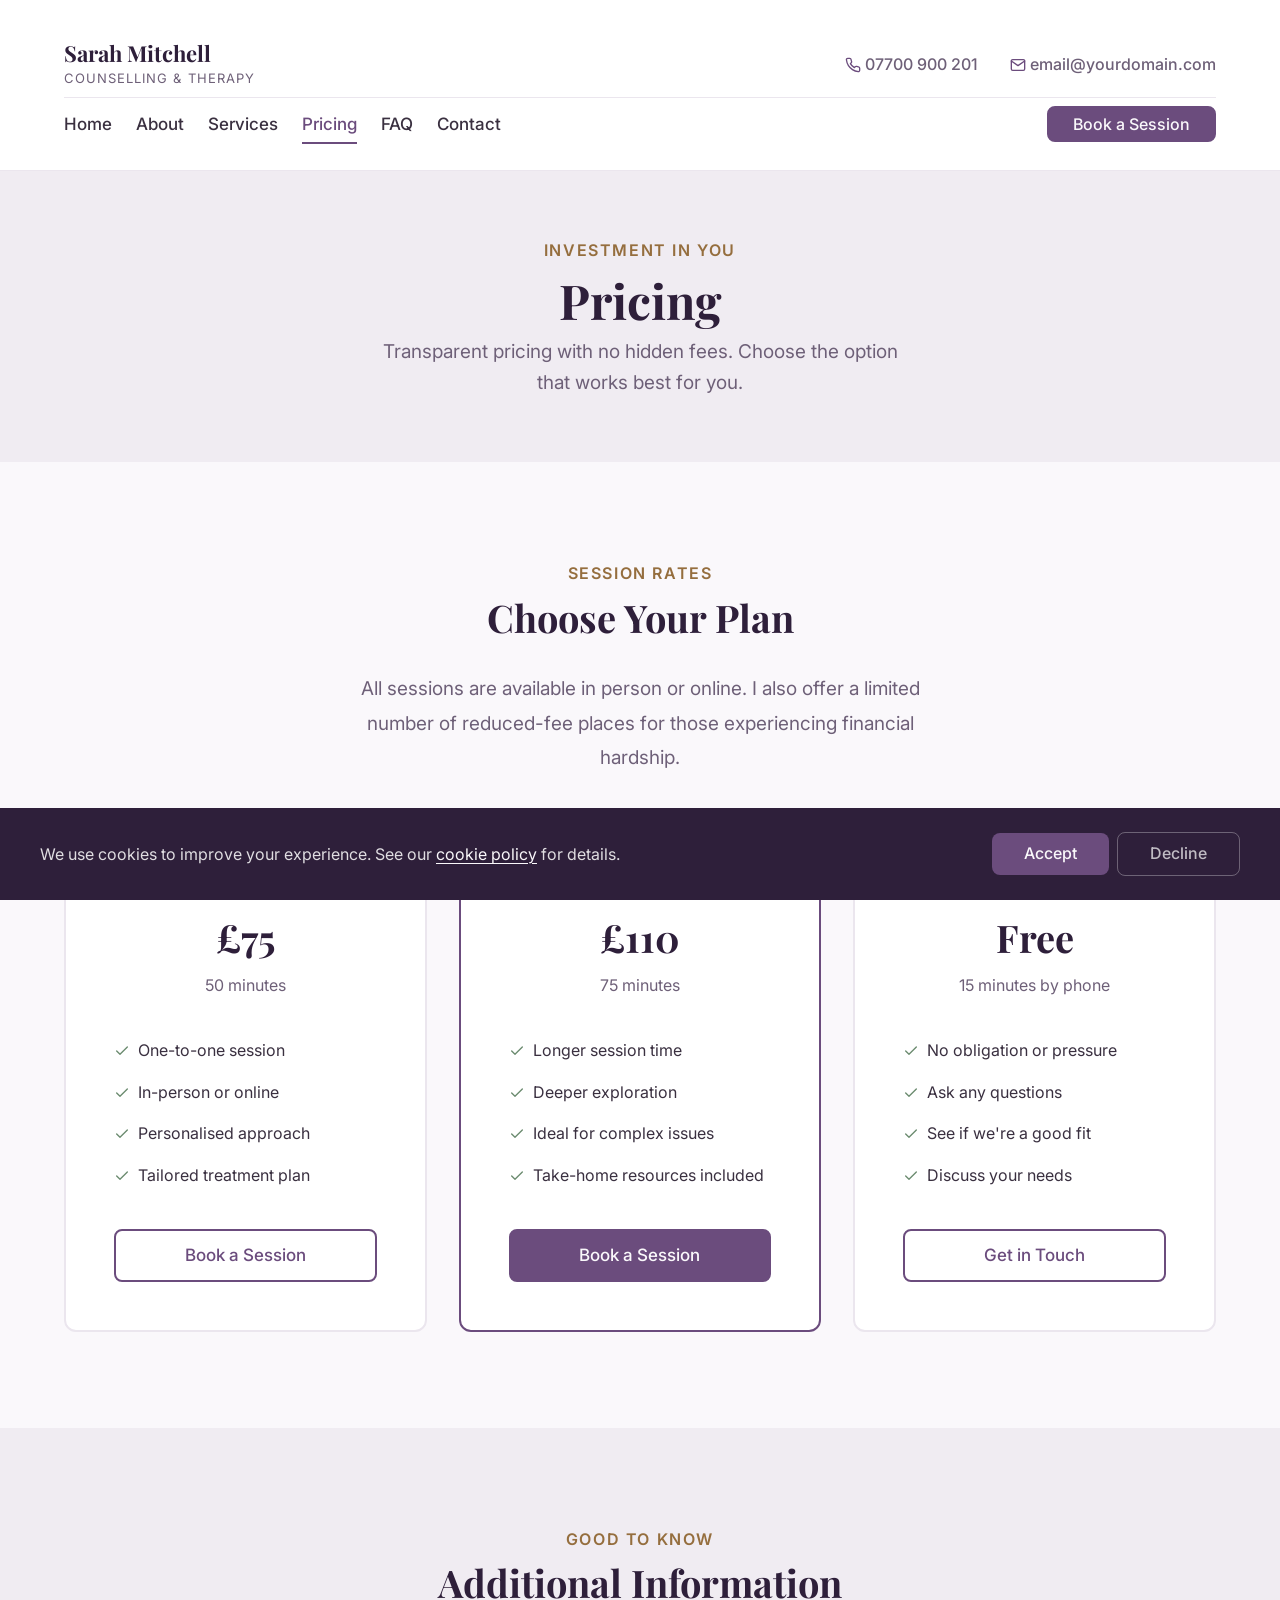
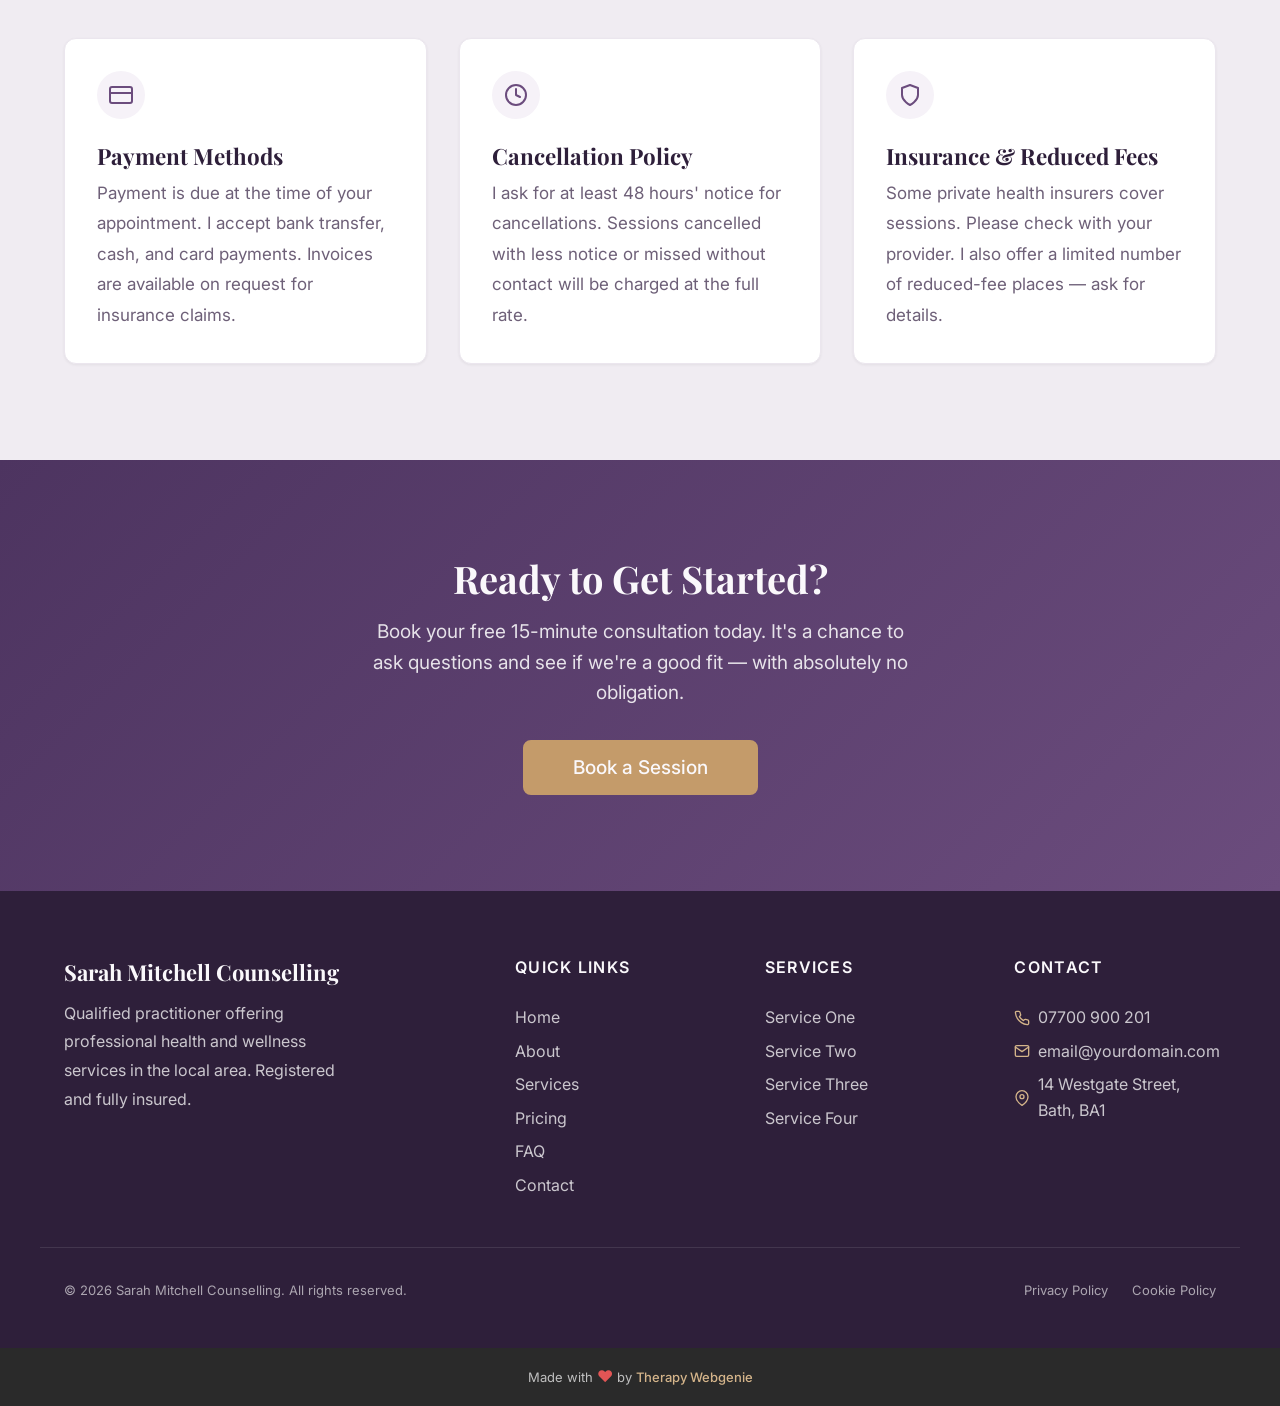
<file: pricing.html>
<!DOCTYPE html>
<html lang="en">
<head>
  <meta charset="UTF-8">
  <meta name="viewport" content="width=device-width, initial-scale=1.0">
  <meta name="description" content="Transparent pricing for all services at Sarah Mitchell Counselling. View session rates, package options, and book your free initial consultation.">
  <title>Pricing — Sarah Mitchell Counselling</title>

  <link rel="canonical" href="https://counsellor.therapywebgenie.com/pricing.html">

  <meta property="og:type" content="website">
  <meta property="og:url" content="https://counsellor.therapywebgenie.com/pricing.html">
  <meta property="og:title" content="Pricing — Sarah Mitchell Counselling">
  <meta property="og:description" content="Transparent pricing with no hidden fees. View session rates and package options.">
  <meta property="og:image" content="https://counsellor.therapywebgenie.com/images/hero.jpg">

  <meta name="twitter:card" content="summary_large_image">
  <meta name="twitter:title" content="Pricing — Sarah Mitchell Counselling">
  <meta name="twitter:description" content="Transparent pricing with no hidden fees. View session rates and package options.">
  <meta name="twitter:image" content="https://counsellor.therapywebgenie.com/images/hero.jpg">

  <link rel="preconnect" href="https://fonts.googleapis.com">
  <link rel="preconnect" href="https://fonts.gstatic.com" crossorigin>

  <link rel="stylesheet" href="css/base.css">
  <link rel="stylesheet" href="css/components.css">
  <link rel="stylesheet" href="css/theme.css">
  <!-- PROFILE:schema -->
  <!-- /PROFILE:schema -->
</head>
<body>

  <a href="#main" class="skip-link">Skip to main content</a>

  <!-- SECTION: nav -->
  <nav class="nav nav--two-tier" role="navigation" aria-label="Main navigation">
    <div class="container">
      <div class="nav__top">
        <a href="index.html" class="nav__brand nav__brand--inline">
          <div class="nav__brand-text">
            <span class="nav__name"><!-- PROFILE:site_title -->Sarah Mitchell<!-- /PROFILE:site_title --></span>
            <span class="nav__title"><!-- PROFILE:site_slogan -->Counselling &amp; Therapy<!-- /PROFILE:site_slogan --></span>
          </div>
        </a>
        <div class="nav__contact">
          <div class="nav__contact-item">
            <svg xmlns="http://www.w3.org/2000/svg" viewBox="0 0 24 24" fill="none" stroke="currentColor" stroke-width="2" stroke-linecap="round" stroke-linejoin="round"><path d="M22 16.92v3a2 2 0 0 1-2.18 2 19.79 19.79 0 0 1-8.63-3.07 19.5 19.5 0 0 1-6-6 19.79 19.79 0 0 1-3.07-8.67A2 2 0 0 1 4.11 2h3a2 2 0 0 1 2 1.72c.127.96.361 1.903.7 2.81a2 2 0 0 1-.45 2.11L8.09 9.91a16 16 0 0 0 6 6l1.27-1.27a2 2 0 0 1 2.11-.45c.907.339 1.85.573 2.81.7A2 2 0 0 1 22 16.92z"></path></svg>
            <!-- PROFILE:phone_landline --><a href="tel:07700900201">07700 900 201</a><!-- /PROFILE:phone_landline -->
          </div>
          <div class="nav__contact-item">
            <svg xmlns="http://www.w3.org/2000/svg" viewBox="0 0 24 24" fill="none" stroke="currentColor" stroke-width="2" stroke-linecap="round" stroke-linejoin="round"><path d="M4 4h16c1.1 0 2 .9 2 2v12c0 1.1-.9 2-2 2H4c-1.1 0-2-.9-2-2V6c0-1.1.9-2 2-2z"></path><polyline points="22,6 12,13 2,6"></polyline></svg>
            <!-- PROFILE:email --><a href="mailto:email@yourdomain.com">email@yourdomain.com</a><!-- /PROFILE:email -->
          </div>
        </div>
      </div>
      <div class="nav__bottom">
        <div class="nav__links">
        <a href="index.html" class="nav__link">Home</a>
        <a href="about.html" class="nav__link">About</a>
        <a href="services.html" class="nav__link">Services</a>
        <a href="pricing.html" class="nav__link nav__link--active">Pricing</a>
        <a href="faq.html" class="nav__link">FAQ</a>
        <a href="contact.html" class="nav__link">Contact</a>
          <a href="contact.html" class="btn btn--primary nav__cta">Book a Session</a>
        </div>
        <button class="nav__toggle" aria-label="Toggle menu" aria-expanded="false" aria-controls="mobile-menu">
          <span class="nav__toggle-bar"></span>
          <span class="nav__toggle-bar"></span>
          <span class="nav__toggle-bar"></span>
        </button>
      </div>
    </div>
    <div class="nav__mobile" id="mobile-menu" role="menu">
        <a href="index.html" class="nav__link" role="menuitem">Home</a>
        <a href="about.html" class="nav__link" role="menuitem">About</a>
        <a href="services.html" class="nav__link" role="menuitem">Services</a>
        <a href="pricing.html" class="nav__link nav__link--active" role="menuitem">Pricing</a>
        <a href="faq.html" class="nav__link" role="menuitem">FAQ</a>
        <a href="contact.html" class="nav__link" role="menuitem">Contact</a>
      <a href="contact.html" class="btn btn--primary" role="menuitem">Book a Session</a>
      <div class="nav__mobile-contact">
        <div class="nav__contact-item">
          <svg xmlns="http://www.w3.org/2000/svg" viewBox="0 0 24 24" fill="none" stroke="currentColor" stroke-width="2" stroke-linecap="round" stroke-linejoin="round"><path d="M22 16.92v3a2 2 0 0 1-2.18 2 19.79 19.79 0 0 1-8.63-3.07 19.5 19.5 0 0 1-6-6 19.79 19.79 0 0 1-3.07-8.67A2 2 0 0 1 4.11 2h3a2 2 0 0 1 2 1.72c.127.96.361 1.903.7 2.81a2 2 0 0 1-.45 2.11L8.09 9.91a16 16 0 0 0 6 6l1.27-1.27a2 2 0 0 1 2.11-.45c.907.339 1.85.573 2.81.7A2 2 0 0 1 22 16.92z"></path></svg>
          <a href="tel:07700900201">07700 900 201</a>
        </div>
        <div class="nav__contact-item">
          <svg xmlns="http://www.w3.org/2000/svg" viewBox="0 0 24 24" fill="none" stroke="currentColor" stroke-width="2" stroke-linecap="round" stroke-linejoin="round"><path d="M4 4h16c1.1 0 2 .9 2 2v12c0 1.1-.9 2-2 2H4c-1.1 0-2-.9-2-2V6c0-1.1.9-2 2-2z"></path><polyline points="22,6 12,13 2,6"></polyline></svg>
          <a href="mailto:email@yourdomain.com">email@yourdomain.com</a>
        </div>
      </div>
    </div>
  </nav>
  <!-- /SECTION: nav -->

  <!-- Compact scroll header -->
  <div class="nav-scroll" aria-hidden="true">
    <div class="container nav-scroll__inner">
      <div class="nav-scroll__brand">
        <span class="nav-scroll__name"><!-- PROFILE:site_title -->Sarah Mitchell Counselling<!-- /PROFILE:site_title --></span>
        <span class="nav-scroll__title"><!-- PROFILE:site_slogan -->Counselling &amp; Therapy<!-- /PROFILE:site_slogan --></span>
      </div>
      <div class="nav-scroll__right">
        <a href="tel:07700 900 201" class="nav-scroll__phone">
          <svg xmlns="http://www.w3.org/2000/svg" viewBox="0 0 24 24" fill="none" stroke="currentColor" stroke-width="2" stroke-linecap="round" stroke-linejoin="round"><path d="M22 16.92v3a2 2 0 0 1-2.18 2 19.79 19.79 0 0 1-8.63-3.07 19.5 19.5 0 0 1-6-6 19.79 19.79 0 0 1-3.07-8.67A2 2 0 0 1 4.11 2h3a2 2 0 0 1 2 1.72c.127.96.361 1.903.7 2.81a2 2 0 0 1-.45 2.11L8.09 9.91a16 16 0 0 0 6 6l1.27-1.27a2 2 0 0 1 2.11-.45c.907.339 1.85.573 2.81.7A2 2 0 0 1 22 16.92z"></path></svg>
          07700 900 201
        </a>
        <a href="tel:07700 900 201" class="nav-scroll__phone-icon" aria-label="Call us">
          <svg xmlns="http://www.w3.org/2000/svg" viewBox="0 0 24 24" fill="none" stroke="currentColor" stroke-width="2" stroke-linecap="round" stroke-linejoin="round"><path d="M22 16.92v3a2 2 0 0 1-2.18 2 19.79 19.79 0 0 1-8.63-3.07 19.5 19.5 0 0 1-6-6 19.79 19.79 0 0 1-3.07-8.67A2 2 0 0 1 4.11 2h3a2 2 0 0 1 2 1.72c.127.96.361 1.903.7 2.81a2 2 0 0 1-.45 2.11L8.09 9.91a16 16 0 0 0 6 6l1.27-1.27a2 2 0 0 1 2.11-.45c.907.339 1.85.573 2.81.7A2 2 0 0 1 22 16.92z"></path></svg>
        </a>
        <button class="nav-scroll__toggle" aria-label="Toggle menu">
          <span class="nav-scroll__toggle-bar"></span>
          <span class="nav-scroll__toggle-bar"></span>
          <span class="nav-scroll__toggle-bar"></span>
        </button>
      </div>
    </div>
  </div>

  <main id="main">

    <!-- SECTION: page-header -->
    <section class="page-header">
      <div class="container">
        <span class="section-label">Investment in You</span>
        <h1>Pricing</h1>
        <p>Transparent pricing with no hidden fees. Choose the option that works best for you.</p>
      </div>
    </section>
    <!-- /SECTION: page-header -->

    <!-- SECTION: pricing -->
    <section class="section reveal">
      <div class="container text-center">
        <span class="section-label">Session Rates</span>
        <h2>Choose Your Plan</h2>
        <p class="section-subtitle">All sessions are available in person or online. I also offer a limited number of reduced-fee places for those experiencing financial hardship.</p>
      </div>
      <div class="container grid grid--3">
        <div class="pricing-card">
          <h3>Standard Session</h3>
          <p class="pricing-card__price">&pound;75</p>
          <p class="pricing-card__duration">50 minutes</p>
          <ul class="pricing-card__features">
            <li>
              <svg xmlns="http://www.w3.org/2000/svg" viewBox="0 0 24 24" fill="none" stroke="currentColor" stroke-width="2" stroke-linecap="round" stroke-linejoin="round"><polyline points="20 6 9 17 4 12"></polyline></svg>
              One-to-one session
            </li>
            <li>
              <svg xmlns="http://www.w3.org/2000/svg" viewBox="0 0 24 24" fill="none" stroke="currentColor" stroke-width="2" stroke-linecap="round" stroke-linejoin="round"><polyline points="20 6 9 17 4 12"></polyline></svg>
              In-person or online
            </li>
            <li>
              <svg xmlns="http://www.w3.org/2000/svg" viewBox="0 0 24 24" fill="none" stroke="currentColor" stroke-width="2" stroke-linecap="round" stroke-linejoin="round"><polyline points="20 6 9 17 4 12"></polyline></svg>
              Personalised approach
            </li>
            <li>
              <svg xmlns="http://www.w3.org/2000/svg" viewBox="0 0 24 24" fill="none" stroke="currentColor" stroke-width="2" stroke-linecap="round" stroke-linejoin="round"><polyline points="20 6 9 17 4 12"></polyline></svg>
              Tailored treatment plan
            </li>
          </ul>
          <a href="contact.html" class="btn btn--secondary btn--block">Book a Session</a>
        </div>
        <div class="pricing-card pricing-card--featured">
          <span class="pricing-card__badge">Most Popular</span>
          <h3>Extended Session</h3>
          <p class="pricing-card__price">&pound;110</p>
          <p class="pricing-card__duration">75 minutes</p>
          <ul class="pricing-card__features">
            <li>
              <svg xmlns="http://www.w3.org/2000/svg" viewBox="0 0 24 24" fill="none" stroke="currentColor" stroke-width="2" stroke-linecap="round" stroke-linejoin="round"><polyline points="20 6 9 17 4 12"></polyline></svg>
              Longer session time
            </li>
            <li>
              <svg xmlns="http://www.w3.org/2000/svg" viewBox="0 0 24 24" fill="none" stroke="currentColor" stroke-width="2" stroke-linecap="round" stroke-linejoin="round"><polyline points="20 6 9 17 4 12"></polyline></svg>
              Deeper exploration
            </li>
            <li>
              <svg xmlns="http://www.w3.org/2000/svg" viewBox="0 0 24 24" fill="none" stroke="currentColor" stroke-width="2" stroke-linecap="round" stroke-linejoin="round"><polyline points="20 6 9 17 4 12"></polyline></svg>
              Ideal for complex issues
            </li>
            <li>
              <svg xmlns="http://www.w3.org/2000/svg" viewBox="0 0 24 24" fill="none" stroke="currentColor" stroke-width="2" stroke-linecap="round" stroke-linejoin="round"><polyline points="20 6 9 17 4 12"></polyline></svg>
              Take-home resources included
            </li>
          </ul>
          <a href="contact.html" class="btn btn--primary btn--block">Book a Session</a>
        </div>
        <div class="pricing-card">
          <h3>Initial Consultation</h3>
          <p class="pricing-card__price">Free</p>
          <p class="pricing-card__duration">15 minutes by phone</p>
          <ul class="pricing-card__features">
            <li>
              <svg xmlns="http://www.w3.org/2000/svg" viewBox="0 0 24 24" fill="none" stroke="currentColor" stroke-width="2" stroke-linecap="round" stroke-linejoin="round"><polyline points="20 6 9 17 4 12"></polyline></svg>
              No obligation or pressure
            </li>
            <li>
              <svg xmlns="http://www.w3.org/2000/svg" viewBox="0 0 24 24" fill="none" stroke="currentColor" stroke-width="2" stroke-linecap="round" stroke-linejoin="round"><polyline points="20 6 9 17 4 12"></polyline></svg>
              Ask any questions
            </li>
            <li>
              <svg xmlns="http://www.w3.org/2000/svg" viewBox="0 0 24 24" fill="none" stroke="currentColor" stroke-width="2" stroke-linecap="round" stroke-linejoin="round"><polyline points="20 6 9 17 4 12"></polyline></svg>
              See if we're a good fit
            </li>
            <li>
              <svg xmlns="http://www.w3.org/2000/svg" viewBox="0 0 24 24" fill="none" stroke="currentColor" stroke-width="2" stroke-linecap="round" stroke-linejoin="round"><polyline points="20 6 9 17 4 12"></polyline></svg>
              Discuss your needs
            </li>
          </ul>
          <a href="contact.html" class="btn btn--secondary btn--block">Get in Touch</a>
        </div>
      </div>
    </section>
    <!-- /SECTION: pricing -->

    <!-- SECTION: pricing-info -->
    <section class="section section--alt reveal">
      <div class="container">
        <div class="text-center">
          <span class="section-label">Good to Know</span>
          <h2>Additional Information</h2>
        </div>
        <div class="grid grid--3">
          <div class="card">
            <div class="card__icon">
              <svg xmlns="http://www.w3.org/2000/svg" viewBox="0 0 24 24" fill="none" stroke="currentColor" stroke-width="2" stroke-linecap="round" stroke-linejoin="round"><rect x="1" y="4" width="22" height="16" rx="2" ry="2"></rect><line x1="1" y1="10" x2="23" y2="10"></line></svg>
            </div>
            <h3 class="card__title">Payment Methods</h3>
            <p class="card__text">Payment is due at the time of your appointment. I accept bank transfer, cash, and card payments. Invoices are available on request for insurance claims.</p>
          </div>
          <div class="card">
            <div class="card__icon">
              <svg xmlns="http://www.w3.org/2000/svg" viewBox="0 0 24 24" fill="none" stroke="currentColor" stroke-width="2" stroke-linecap="round" stroke-linejoin="round"><circle cx="12" cy="12" r="10"></circle><polyline points="12 6 12 12 16 14"></polyline></svg>
            </div>
            <h3 class="card__title">Cancellation Policy</h3>
            <p class="card__text">I ask for at least 48 hours' notice for cancellations. Sessions cancelled with less notice or missed without contact will be charged at the full rate.</p>
          </div>
          <div class="card">
            <div class="card__icon">
              <svg xmlns="http://www.w3.org/2000/svg" viewBox="0 0 24 24" fill="none" stroke="currentColor" stroke-width="2" stroke-linecap="round" stroke-linejoin="round"><path d="M12 22s8-4 8-10V5l-8-3-8 3v7c0 6 8 10 8 10z"></path></svg>
            </div>
            <h3 class="card__title">Insurance &amp; Reduced Fees</h3>
            <p class="card__text">Some private health insurers cover sessions. Please check with your provider. I also offer a limited number of reduced-fee places — ask for details.</p>
          </div>
        </div>
      </div>
    </section>
    <!-- /SECTION: pricing-info -->

    <!-- SECTION: cta -->
    <section class="section cta-banner reveal">
      <div class="container text-center">
        <h2>Ready to Get Started?</h2>
        <p>Book your free 15-minute consultation today. It's a chance to ask questions and see if we're a good fit — with absolutely no obligation.</p>
        <div class="cta-banner__buttons">
          <a href="contact.html" class="btn btn--accent">Book a Session</a>
        </div>
      </div>
    </section>
    <!-- /SECTION: cta -->

  </main>

  <!-- SECTION: footer -->
  <footer class="footer">
    <div class="container footer__inner">
      <div class="footer__brand">
        <p class="footer__brand-name">Sarah Mitchell Counselling</p>
        <p class="footer__brand-text">Qualified practitioner offering professional health and wellness services in the local area. Registered and fully insured.</p>
      </div>
      <div class="footer__col">
        <p class="footer__heading">Quick Links</p>
        <div class="footer__links">
          <a href="index.html" class="footer__link">Home</a>
          <a href="about.html" class="footer__link">About</a>
          <a href="services.html" class="footer__link">Services</a>
          <a href="pricing.html" class="footer__link">Pricing</a>
          <a href="faq.html" class="footer__link">FAQ</a>
          <a href="contact.html" class="footer__link">Contact</a>
        </div>
      </div>
      <div class="footer__col">
        <p class="footer__heading">Services</p>
        <div class="footer__links">
          <a href="services.html" class="footer__link">Service One</a>
          <a href="services.html" class="footer__link">Service Two</a>
          <a href="services.html" class="footer__link">Service Three</a>
          <a href="services.html" class="footer__link">Service Four</a>
        </div>
      </div>
      <div class="footer__col">
        <p class="footer__heading">Contact</p>
        <div class="footer__contact-item">
          <svg xmlns="http://www.w3.org/2000/svg" viewBox="0 0 24 24" fill="none" stroke="currentColor" stroke-width="2" stroke-linecap="round" stroke-linejoin="round"><path d="M22 16.92v3a2 2 0 0 1-2.18 2 19.79 19.79 0 0 1-8.63-3.07 19.5 19.5 0 0 1-6-6 19.79 19.79 0 0 1-3.07-8.67A2 2 0 0 1 4.11 2h3a2 2 0 0 1 2 1.72 12.84 12.84 0 0 0 .7 2.81 2 2 0 0 1-.45 2.11L8.09 9.91a16 16 0 0 0 6 6l1.27-1.27a2 2 0 0 1 2.11-.45 12.84 12.84 0 0 0 2.81.7A2 2 0 0 1 22 16.92z"></path></svg>
          <!-- PROFILE:phone_landline --><span>07700 900 201</span><!-- /PROFILE:phone_landline -->
        </div>
        <div class="footer__contact-item">
          <svg xmlns="http://www.w3.org/2000/svg" viewBox="0 0 24 24" fill="none" stroke="currentColor" stroke-width="2" stroke-linecap="round" stroke-linejoin="round"><path d="M4 4h16c1.1 0 2 .9 2 2v12c0 1.1-.9 2-2 2H4c-1.1 0-2-.9-2-2V6c0-1.1.9-2 2-2z"></path><polyline points="22,6 12,13 2,6"></polyline></svg>
          <!-- PROFILE:email --><a href="mailto:email@yourdomain.com">email@yourdomain.com</a><!-- /PROFILE:email -->
        </div>
        <div class="footer__contact-item">
          <svg xmlns="http://www.w3.org/2000/svg" viewBox="0 0 24 24" fill="none" stroke="currentColor" stroke-width="2" stroke-linecap="round" stroke-linejoin="round"><path d="M21 10c0 7-9 13-9 13s-9-6-9-13a9 9 0 0 1 18 0z"></path><circle cx="12" cy="10" r="3"></circle></svg>
          <!-- PROFILE:address --><span>14 Westgate Street, Bath, BA1</span><!-- /PROFILE:address -->
        </div>
      </div>
    </div>
    <div class="container footer__bottom">
      <p class="footer__copyright">&copy; 2026 Sarah Mitchell Counselling. All rights reserved.</p>
      <div class="footer__legal">
        <a href="privacy.html">Privacy Policy</a>
        <a href="cookies-policy.html">Cookie Policy</a>
      </div>
    </div>
  </footer>
  <!-- /SECTION: footer -->

  <div class="site-credit">
    <p>Made with <span class="site-credit__heart" aria-label="love">&#10084;</span> by <a href="https://www.therapywebgenie.com" target="_blank" rel="noopener">Therapy Webgenie</a></p>
  </div>

  <!-- Cookie Consent -->
  <div class="cookie-banner" role="dialog" aria-label="Cookie consent">
    <div class="cookie-banner__inner">
      <p class="cookie-banner__text">We use cookies to improve your experience. See our <a href="cookies-policy.html">cookie policy</a> for details.</p>
      <div class="cookie-banner__buttons"><button class="cookie-banner__accept">Accept</button><button class="cookie-banner__decline">Decline</button></div>
    </div>
  </div>

  <!-- Back to Top -->
  <button class="back-to-top" aria-label="Back to top">
    <svg xmlns="http://www.w3.org/2000/svg" viewBox="0 0 24 24" fill="none" stroke="currentColor" stroke-width="2" stroke-linecap="round" stroke-linejoin="round"><polyline points="18 15 12 9 6 15"></polyline></svg>
  </button>

  <script src="js/main.js"></script>
</body>
</html>
</file>
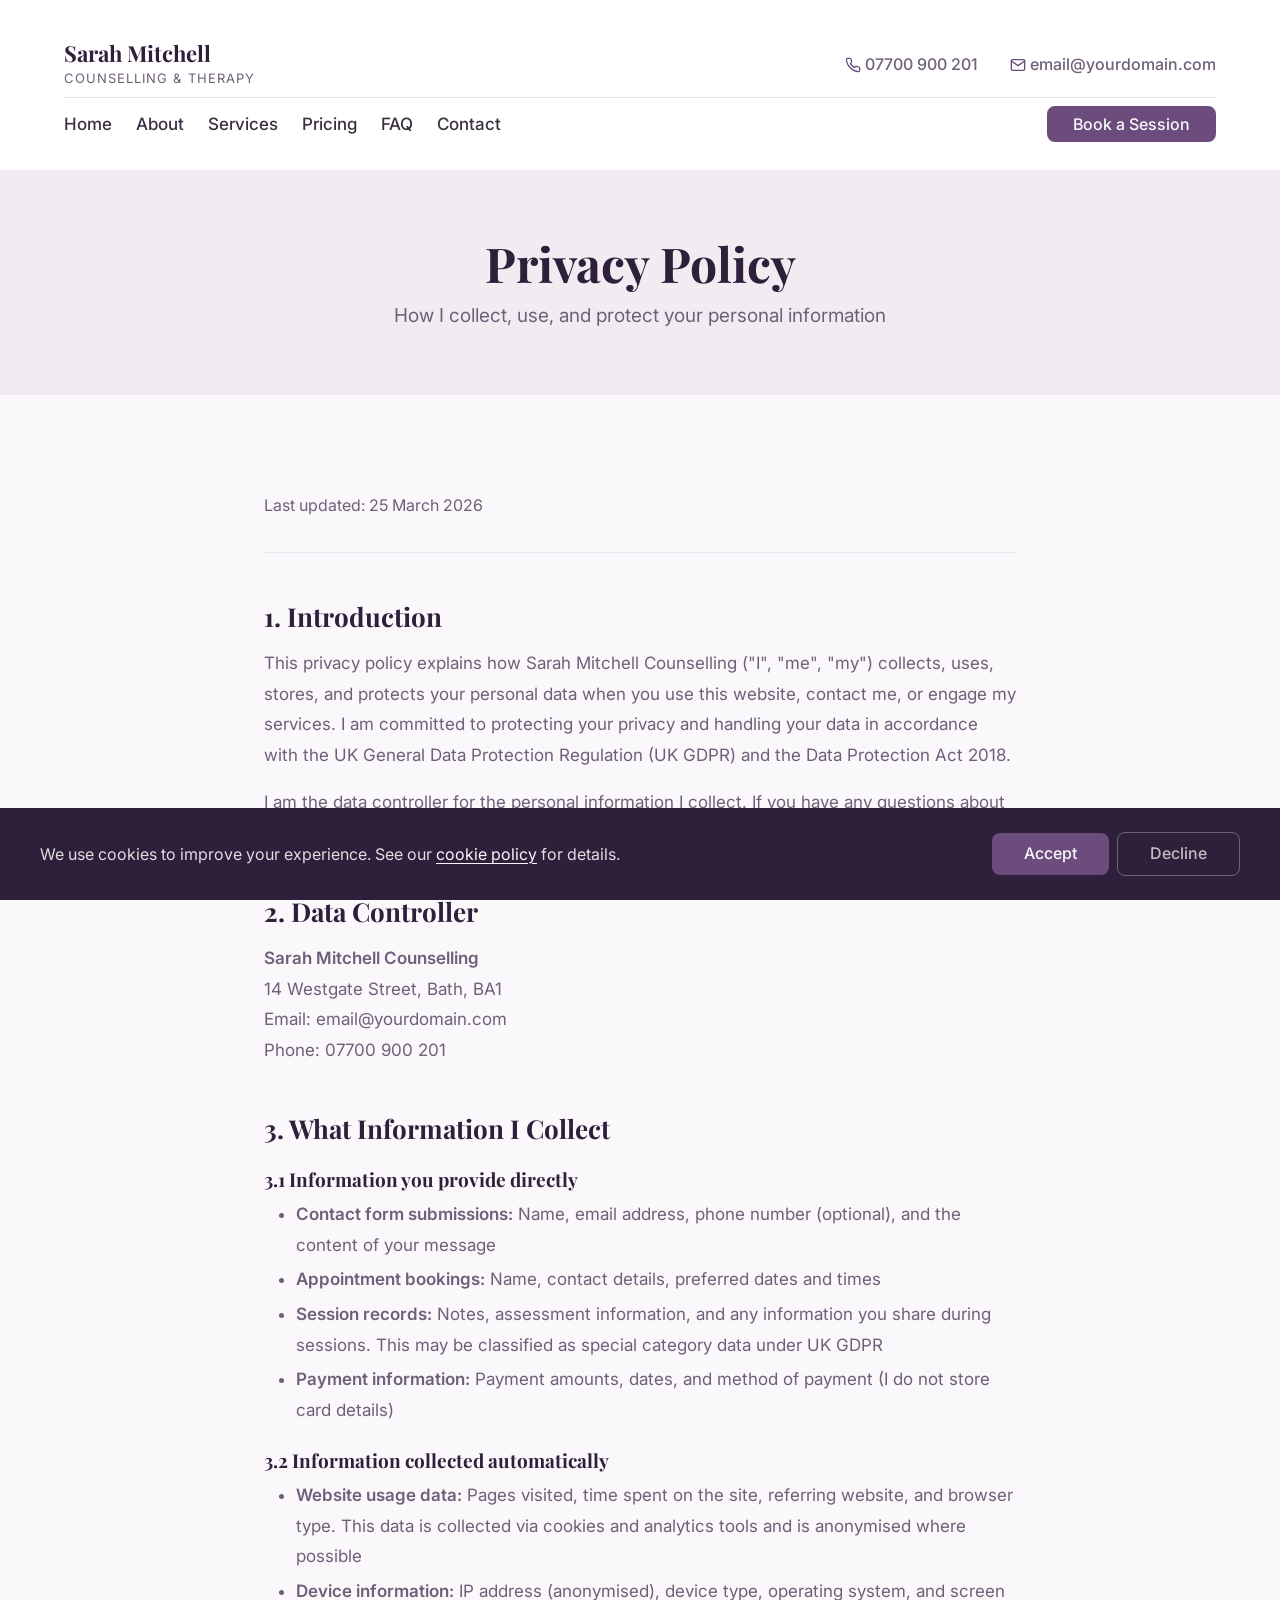
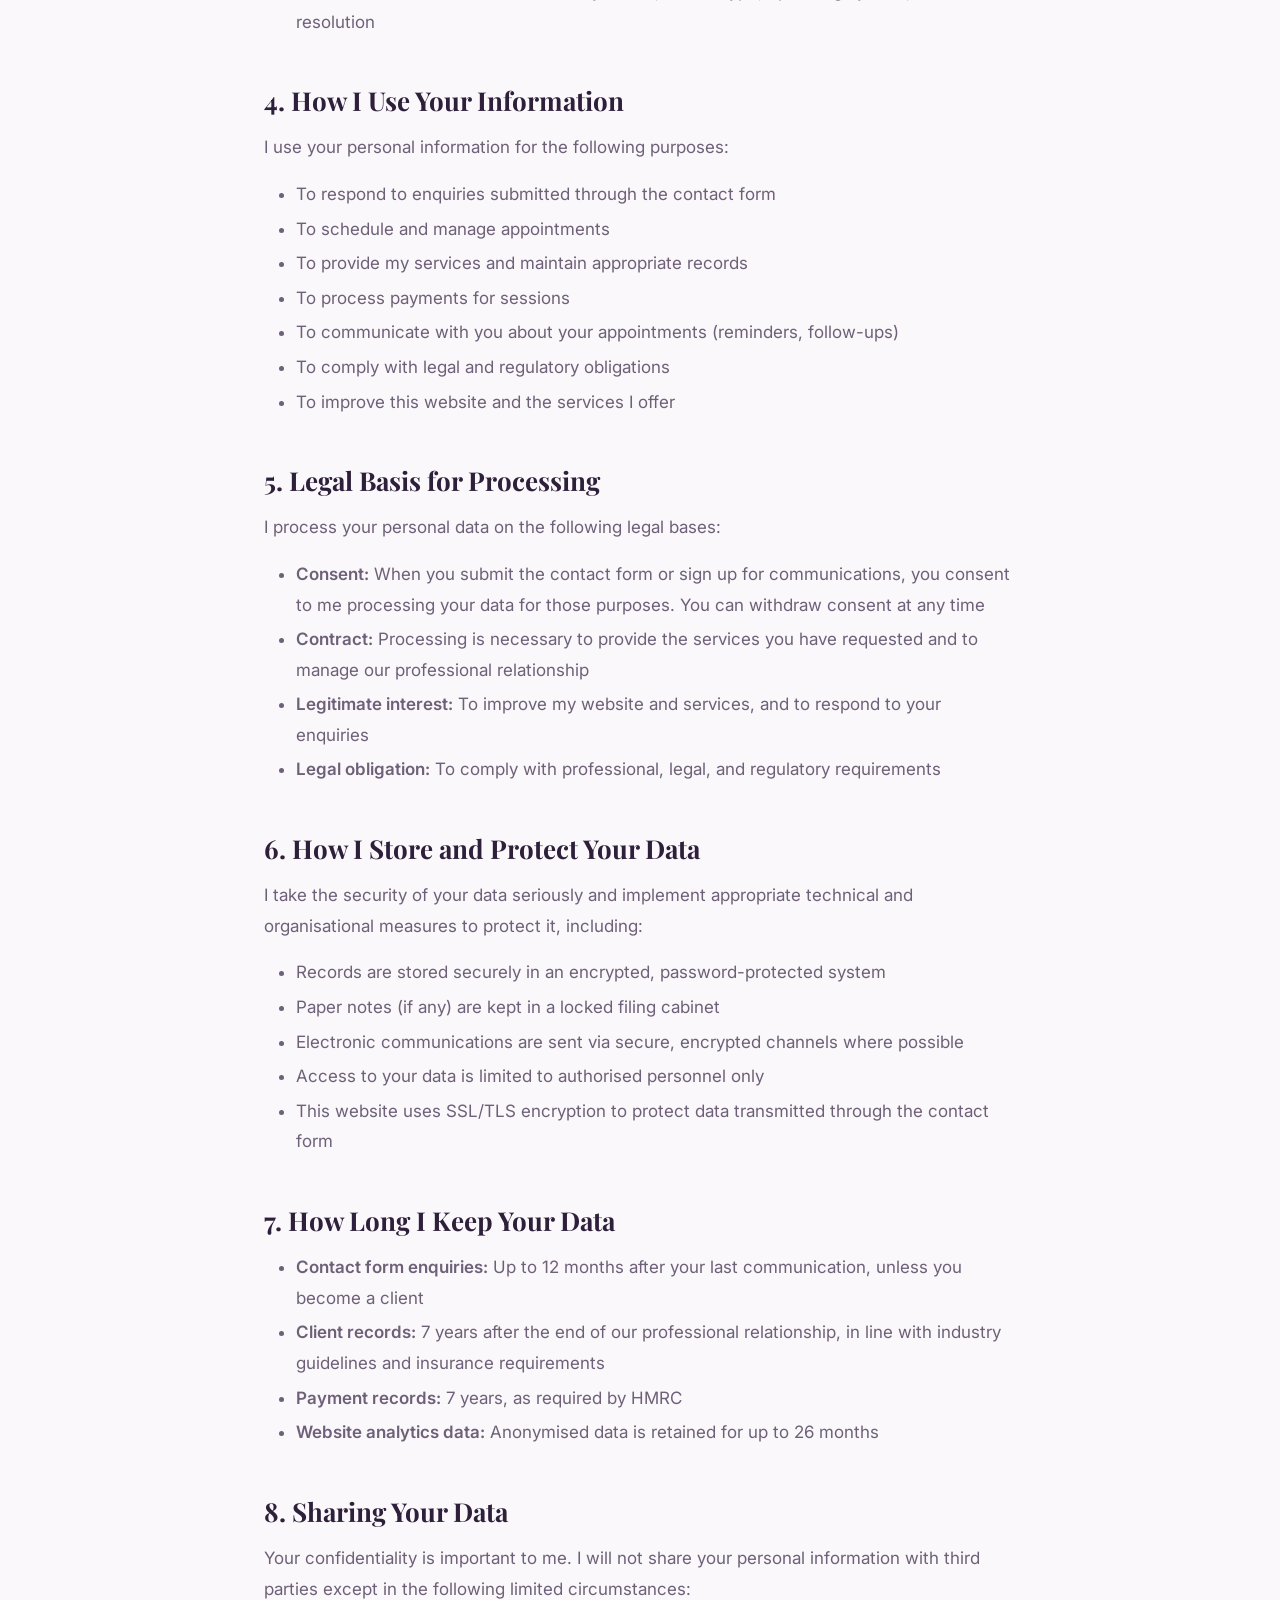
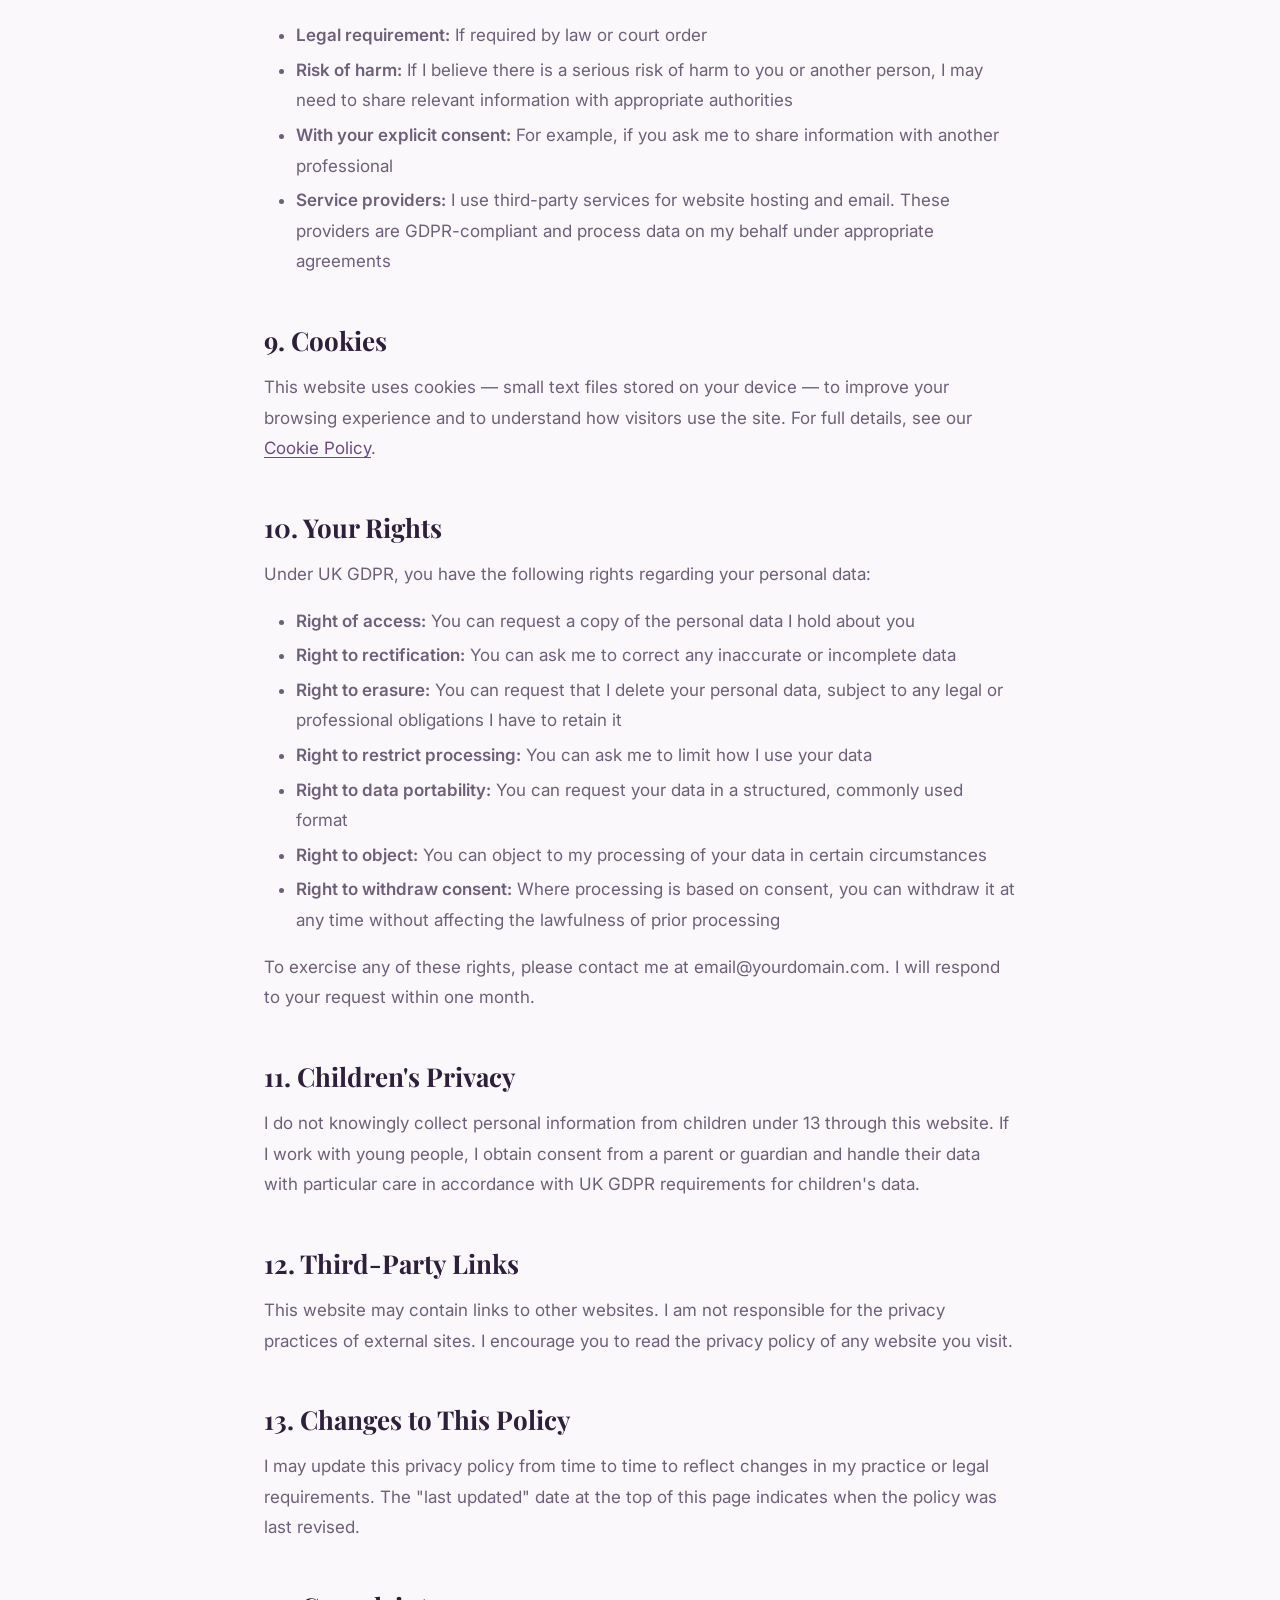
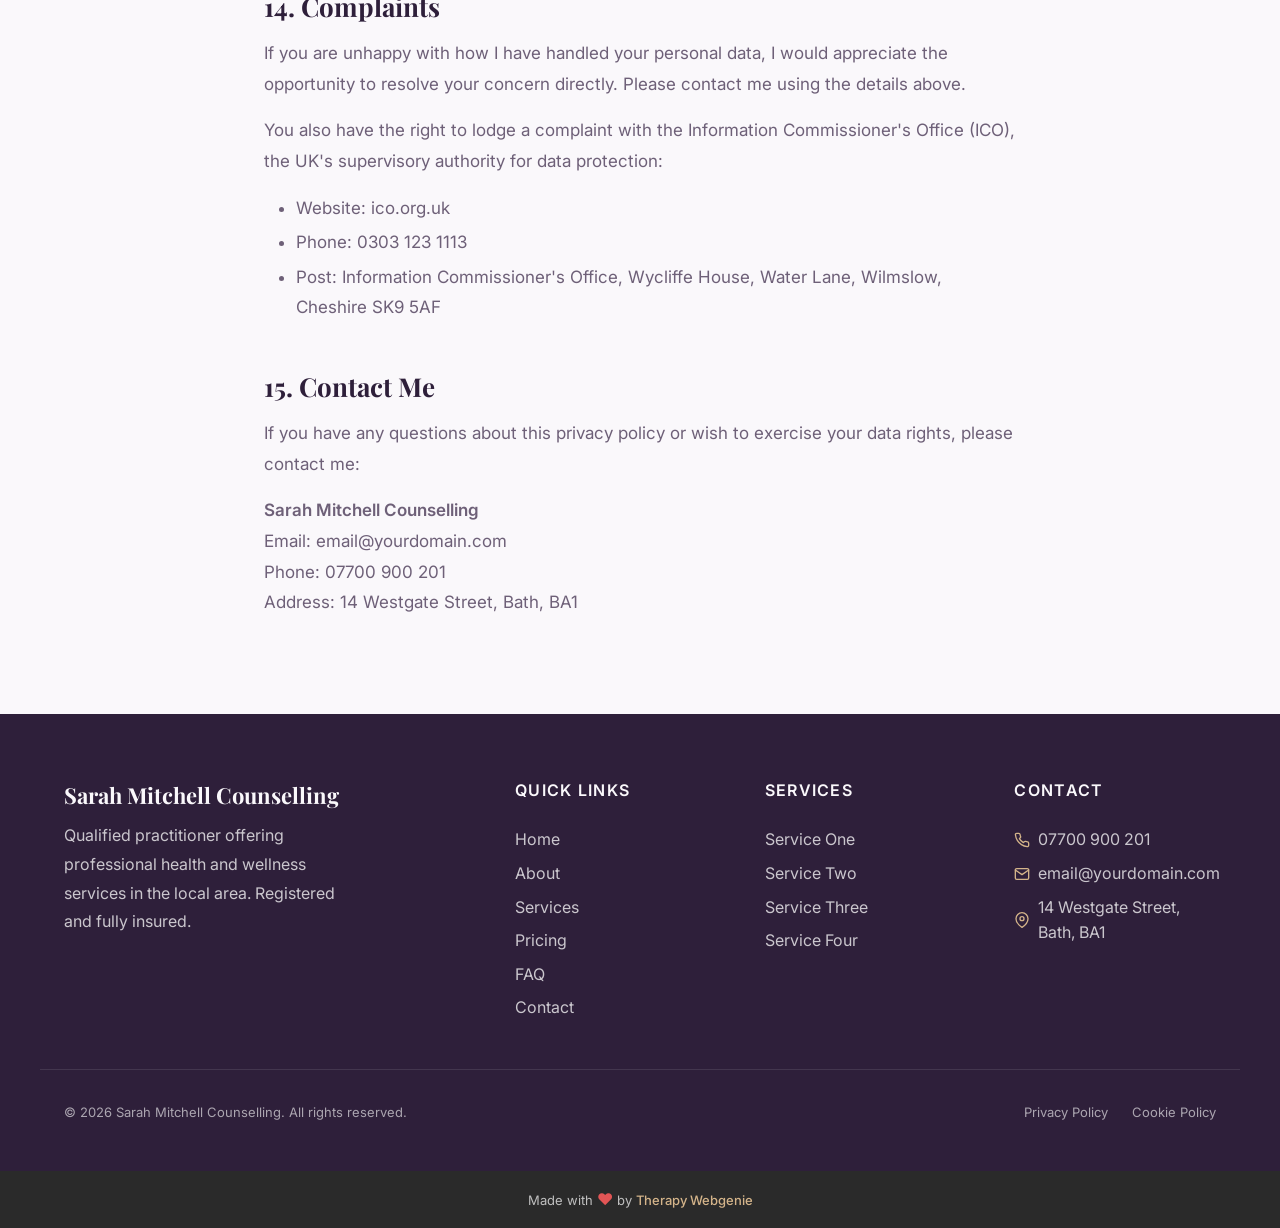
<file: privacy.html>
<!DOCTYPE html>
<html lang="en">
<head>
  <meta charset="UTF-8">
  <meta name="viewport" content="width=device-width, initial-scale=1.0">
  <meta name="description" content="Privacy policy for Sarah Mitchell Counselling. How we collect, use, and protect your personal data in accordance with GDPR.">
  <meta name="robots" content="noindex">
  <title>Privacy Policy &mdash; Sarah Mitchell Counselling</title>

  <link rel="preconnect" href="https://fonts.googleapis.com">
  <link rel="preconnect" href="https://fonts.gstatic.com" crossorigin>

  <link rel="stylesheet" href="css/base.css">
  <link rel="stylesheet" href="css/components.css">
  <link rel="stylesheet" href="css/theme.css">
  <!-- PROFILE:schema -->
  <!-- /PROFILE:schema -->
</head>
<body>

  <a href="#main" class="skip-link">Skip to main content</a>

  <!-- SECTION: nav -->
  <nav class="nav nav--two-tier" role="navigation" aria-label="Main navigation">
    <div class="container">
      <div class="nav__top">
        <a href="index.html" class="nav__brand nav__brand--inline">
          <div class="nav__brand-text">
            <span class="nav__name"><!-- PROFILE:site_title -->Sarah Mitchell<!-- /PROFILE:site_title --></span>
            <span class="nav__title"><!-- PROFILE:site_slogan -->Counselling &amp; Therapy<!-- /PROFILE:site_slogan --></span>
          </div>
        </a>
        <div class="nav__contact">
          <div class="nav__contact-item">
            <svg xmlns="http://www.w3.org/2000/svg" viewBox="0 0 24 24" fill="none" stroke="currentColor" stroke-width="2" stroke-linecap="round" stroke-linejoin="round"><path d="M22 16.92v3a2 2 0 0 1-2.18 2 19.79 19.79 0 0 1-8.63-3.07 19.5 19.5 0 0 1-6-6 19.79 19.79 0 0 1-3.07-8.67A2 2 0 0 1 4.11 2h3a2 2 0 0 1 2 1.72c.127.96.361 1.903.7 2.81a2 2 0 0 1-.45 2.11L8.09 9.91a16 16 0 0 0 6 6l1.27-1.27a2 2 0 0 1 2.11-.45c.907.339 1.85.573 2.81.7A2 2 0 0 1 22 16.92z"></path></svg>
            <!-- PROFILE:phone_landline --><a href="tel:07700900201">07700 900 201</a><!-- /PROFILE:phone_landline -->
          </div>
          <div class="nav__contact-item">
            <svg xmlns="http://www.w3.org/2000/svg" viewBox="0 0 24 24" fill="none" stroke="currentColor" stroke-width="2" stroke-linecap="round" stroke-linejoin="round"><path d="M4 4h16c1.1 0 2 .9 2 2v12c0 1.1-.9 2-2 2H4c-1.1 0-2-.9-2-2V6c0-1.1.9-2 2-2z"></path><polyline points="22,6 12,13 2,6"></polyline></svg>
            <!-- PROFILE:email --><a href="mailto:email@yourdomain.com">email@yourdomain.com</a><!-- /PROFILE:email -->
          </div>
        </div>
      </div>
      <div class="nav__bottom">
        <div class="nav__links">
        <a href="index.html" class="nav__link">Home</a>
        <a href="about.html" class="nav__link">About</a>
        <a href="services.html" class="nav__link">Services</a>
        <a href="pricing.html" class="nav__link">Pricing</a>
        <a href="faq.html" class="nav__link">FAQ</a>
        <a href="contact.html" class="nav__link">Contact</a>
          <a href="contact.html" class="btn btn--primary nav__cta">Book a Session</a>
        </div>
        <button class="nav__toggle" aria-label="Toggle menu" aria-expanded="false" aria-controls="mobile-menu">
          <span class="nav__toggle-bar"></span>
          <span class="nav__toggle-bar"></span>
          <span class="nav__toggle-bar"></span>
        </button>
      </div>
    </div>
    <div class="nav__mobile" id="mobile-menu" role="menu">
        <a href="index.html" class="nav__link" role="menuitem">Home</a>
        <a href="about.html" class="nav__link" role="menuitem">About</a>
        <a href="services.html" class="nav__link" role="menuitem">Services</a>
        <a href="pricing.html" class="nav__link" role="menuitem">Pricing</a>
        <a href="faq.html" class="nav__link" role="menuitem">FAQ</a>
        <a href="contact.html" class="nav__link" role="menuitem">Contact</a>
      <a href="contact.html" class="btn btn--primary" role="menuitem">Book a Session</a>
      <div class="nav__mobile-contact">
        <div class="nav__contact-item">
          <svg xmlns="http://www.w3.org/2000/svg" viewBox="0 0 24 24" fill="none" stroke="currentColor" stroke-width="2" stroke-linecap="round" stroke-linejoin="round"><path d="M22 16.92v3a2 2 0 0 1-2.18 2 19.79 19.79 0 0 1-8.63-3.07 19.5 19.5 0 0 1-6-6 19.79 19.79 0 0 1-3.07-8.67A2 2 0 0 1 4.11 2h3a2 2 0 0 1 2 1.72c.127.96.361 1.903.7 2.81a2 2 0 0 1-.45 2.11L8.09 9.91a16 16 0 0 0 6 6l1.27-1.27a2 2 0 0 1 2.11-.45c.907.339 1.85.573 2.81.7A2 2 0 0 1 22 16.92z"></path></svg>
          <a href="tel:07700900201">07700 900 201</a>
        </div>
        <div class="nav__contact-item">
          <svg xmlns="http://www.w3.org/2000/svg" viewBox="0 0 24 24" fill="none" stroke="currentColor" stroke-width="2" stroke-linecap="round" stroke-linejoin="round"><path d="M4 4h16c1.1 0 2 .9 2 2v12c0 1.1-.9 2-2 2H4c-1.1 0-2-.9-2-2V6c0-1.1.9-2 2-2z"></path><polyline points="22,6 12,13 2,6"></polyline></svg>
          <a href="mailto:email@yourdomain.com">email@yourdomain.com</a>
        </div>
      </div>
    </div>
  </nav>
  <!-- /SECTION: nav -->

  <!-- Compact scroll header -->
  <div class="nav-scroll" aria-hidden="true">
    <div class="container nav-scroll__inner">
      <div class="nav-scroll__brand">
        <span class="nav-scroll__name"><!-- PROFILE:site_title -->Sarah Mitchell Counselling<!-- /PROFILE:site_title --></span>
        <span class="nav-scroll__title"><!-- PROFILE:site_slogan -->Counselling &amp; Therapy<!-- /PROFILE:site_slogan --></span>
      </div>
      <div class="nav-scroll__right">
        <a href="tel:07700 900 201" class="nav-scroll__phone">
          <svg xmlns="http://www.w3.org/2000/svg" viewBox="0 0 24 24" fill="none" stroke="currentColor" stroke-width="2" stroke-linecap="round" stroke-linejoin="round"><path d="M22 16.92v3a2 2 0 0 1-2.18 2 19.79 19.79 0 0 1-8.63-3.07 19.5 19.5 0 0 1-6-6 19.79 19.79 0 0 1-3.07-8.67A2 2 0 0 1 4.11 2h3a2 2 0 0 1 2 1.72c.127.96.361 1.903.7 2.81a2 2 0 0 1-.45 2.11L8.09 9.91a16 16 0 0 0 6 6l1.27-1.27a2 2 0 0 1 2.11-.45c.907.339 1.85.573 2.81.7A2 2 0 0 1 22 16.92z"></path></svg>
          07700 900 201
        </a>
        <a href="tel:07700 900 201" class="nav-scroll__phone-icon" aria-label="Call us">
          <svg xmlns="http://www.w3.org/2000/svg" viewBox="0 0 24 24" fill="none" stroke="currentColor" stroke-width="2" stroke-linecap="round" stroke-linejoin="round"><path d="M22 16.92v3a2 2 0 0 1-2.18 2 19.79 19.79 0 0 1-8.63-3.07 19.5 19.5 0 0 1-6-6 19.79 19.79 0 0 1-3.07-8.67A2 2 0 0 1 4.11 2h3a2 2 0 0 1 2 1.72c.127.96.361 1.903.7 2.81a2 2 0 0 1-.45 2.11L8.09 9.91a16 16 0 0 0 6 6l1.27-1.27a2 2 0 0 1 2.11-.45c.907.339 1.85.573 2.81.7A2 2 0 0 1 22 16.92z"></path></svg>
        </a>
        <button class="nav-scroll__toggle" aria-label="Toggle menu">
          <span class="nav-scroll__toggle-bar"></span>
          <span class="nav-scroll__toggle-bar"></span>
          <span class="nav-scroll__toggle-bar"></span>
        </button>
      </div>
    </div>
  </div>

  <main id="main">

    <!-- SECTION: page-header -->
    <section class="page-header">
      <div class="container">
        <h1>Privacy Policy</h1>
        <p>How I collect, use, and protect your personal information</p>
      </div>
    </section>
    <!-- /SECTION: page-header -->

    <!-- SECTION: privacy-content -->
    <section class="section">
      <div class="container privacy-content">

        <p class="last-updated">Last updated: 25 March 2026</p>

        <h2>1. Introduction</h2>
        <p>This privacy policy explains how Sarah Mitchell Counselling ("I", "me", "my") collects, uses, stores, and protects your personal data when you use this website, contact me, or engage my services. I am committed to protecting your privacy and handling your data in accordance with the UK General Data Protection Regulation (UK GDPR) and the Data Protection Act 2018.</p>
        <p>I am the data controller for the personal information I collect. If you have any questions about this policy or how I handle your data, please contact me using the details below.</p>

        <h2>2. Data Controller</h2>
        <p><strong>Sarah Mitchell Counselling</strong><br>
        14 Westgate Street, Bath, BA1<br>
        Email: email@yourdomain.com<br>
        Phone: 07700 900 201</p>

        <h2>3. What Information I Collect</h2>

        <h3>3.1 Information you provide directly</h3>
        <ul>
          <li><strong>Contact form submissions:</strong> Name, email address, phone number (optional), and the content of your message</li>
          <li><strong>Appointment bookings:</strong> Name, contact details, preferred dates and times</li>
          <li><strong>Session records:</strong> Notes, assessment information, and any information you share during sessions. This may be classified as special category data under UK GDPR</li>
          <li><strong>Payment information:</strong> Payment amounts, dates, and method of payment (I do not store card details)</li>
        </ul>

        <h3>3.2 Information collected automatically</h3>
        <ul>
          <li><strong>Website usage data:</strong> Pages visited, time spent on the site, referring website, and browser type. This data is collected via cookies and analytics tools and is anonymised where possible</li>
          <li><strong>Device information:</strong> IP address (anonymised), device type, operating system, and screen resolution</li>
        </ul>

        <h2>4. How I Use Your Information</h2>
        <p>I use your personal information for the following purposes:</p>
        <ul>
          <li>To respond to enquiries submitted through the contact form</li>
          <li>To schedule and manage appointments</li>
          <li>To provide my services and maintain appropriate records</li>
          <li>To process payments for sessions</li>
          <li>To communicate with you about your appointments (reminders, follow-ups)</li>
          <li>To comply with legal and regulatory obligations</li>
          <li>To improve this website and the services I offer</li>
        </ul>

        <h2>5. Legal Basis for Processing</h2>
        <p>I process your personal data on the following legal bases:</p>
        <ul>
          <li><strong>Consent:</strong> When you submit the contact form or sign up for communications, you consent to me processing your data for those purposes. You can withdraw consent at any time</li>
          <li><strong>Contract:</strong> Processing is necessary to provide the services you have requested and to manage our professional relationship</li>
          <li><strong>Legitimate interest:</strong> To improve my website and services, and to respond to your enquiries</li>
          <li><strong>Legal obligation:</strong> To comply with professional, legal, and regulatory requirements</li>
        </ul>

        <h2>6. How I Store and Protect Your Data</h2>
        <p>I take the security of your data seriously and implement appropriate technical and organisational measures to protect it, including:</p>
        <ul>
          <li>Records are stored securely in an encrypted, password-protected system</li>
          <li>Paper notes (if any) are kept in a locked filing cabinet</li>
          <li>Electronic communications are sent via secure, encrypted channels where possible</li>
          <li>Access to your data is limited to authorised personnel only</li>
          <li>This website uses SSL/TLS encryption to protect data transmitted through the contact form</li>
        </ul>

        <h2>7. How Long I Keep Your Data</h2>
        <ul>
          <li><strong>Contact form enquiries:</strong> Up to 12 months after your last communication, unless you become a client</li>
          <li><strong>Client records:</strong> 7 years after the end of our professional relationship, in line with industry guidelines and insurance requirements</li>
          <li><strong>Payment records:</strong> 7 years, as required by HMRC</li>
          <li><strong>Website analytics data:</strong> Anonymised data is retained for up to 26 months</li>
        </ul>

        <h2>8. Sharing Your Data</h2>
        <p>Your confidentiality is important to me. I will not share your personal information with third parties except in the following limited circumstances:</p>
        <ul>
          <li><strong>Legal requirement:</strong> If required by law or court order</li>
          <li><strong>Risk of harm:</strong> If I believe there is a serious risk of harm to you or another person, I may need to share relevant information with appropriate authorities</li>
          <li><strong>With your explicit consent:</strong> For example, if you ask me to share information with another professional</li>
          <li><strong>Service providers:</strong> I use third-party services for website hosting and email. These providers are GDPR-compliant and process data on my behalf under appropriate agreements</li>
        </ul>

        <h2>9. Cookies</h2>
        <p>This website uses cookies &mdash; small text files stored on your device &mdash; to improve your browsing experience and to understand how visitors use the site. For full details, see our <a href="cookies-policy.html">Cookie Policy</a>.</p>

        <h2>10. Your Rights</h2>
        <p>Under UK GDPR, you have the following rights regarding your personal data:</p>
        <ul>
          <li><strong>Right of access:</strong> You can request a copy of the personal data I hold about you</li>
          <li><strong>Right to rectification:</strong> You can ask me to correct any inaccurate or incomplete data</li>
          <li><strong>Right to erasure:</strong> You can request that I delete your personal data, subject to any legal or professional obligations I have to retain it</li>
          <li><strong>Right to restrict processing:</strong> You can ask me to limit how I use your data</li>
          <li><strong>Right to data portability:</strong> You can request your data in a structured, commonly used format</li>
          <li><strong>Right to object:</strong> You can object to my processing of your data in certain circumstances</li>
          <li><strong>Right to withdraw consent:</strong> Where processing is based on consent, you can withdraw it at any time without affecting the lawfulness of prior processing</li>
        </ul>
        <p>To exercise any of these rights, please contact me at email@yourdomain.com. I will respond to your request within one month.</p>

        <h2>11. Children's Privacy</h2>
        <p>I do not knowingly collect personal information from children under 13 through this website. If I work with young people, I obtain consent from a parent or guardian and handle their data with particular care in accordance with UK GDPR requirements for children's data.</p>

        <h2>12. Third-Party Links</h2>
        <p>This website may contain links to other websites. I am not responsible for the privacy practices of external sites. I encourage you to read the privacy policy of any website you visit.</p>

        <h2>13. Changes to This Policy</h2>
        <p>I may update this privacy policy from time to time to reflect changes in my practice or legal requirements. The "last updated" date at the top of this page indicates when the policy was last revised.</p>

        <h2>14. Complaints</h2>
        <p>If you are unhappy with how I have handled your personal data, I would appreciate the opportunity to resolve your concern directly. Please contact me using the details above.</p>
        <p>You also have the right to lodge a complaint with the Information Commissioner's Office (ICO), the UK's supervisory authority for data protection:</p>
        <ul>
          <li>Website: ico.org.uk</li>
          <li>Phone: 0303 123 1113</li>
          <li>Post: Information Commissioner's Office, Wycliffe House, Water Lane, Wilmslow, Cheshire SK9 5AF</li>
        </ul>

        <h2>15. Contact Me</h2>
        <p>If you have any questions about this privacy policy or wish to exercise your data rights, please contact me:</p>
        <p><strong>Sarah Mitchell Counselling</strong><br>
        Email: email@yourdomain.com<br>
        Phone: 07700 900 201<br>
        Address: 14 Westgate Street, Bath, BA1</p>

      </div>
    </section>
    <!-- /SECTION: privacy-content -->

  </main>

  <!-- SECTION: footer -->
  <footer class="footer">
    <div class="container footer__inner">
      <div class="footer__brand">
        <p class="footer__brand-name">Sarah Mitchell Counselling</p>
        <p class="footer__brand-text">Qualified practitioner offering professional health and wellness services in the local area. Registered and fully insured.</p>
      </div>
      <div class="footer__col">
        <p class="footer__heading">Quick Links</p>
        <div class="footer__links">
          <a href="index.html" class="footer__link">Home</a>
          <a href="about.html" class="footer__link">About</a>
          <a href="services.html" class="footer__link">Services</a>
          <a href="pricing.html" class="footer__link">Pricing</a>
          <a href="faq.html" class="footer__link">FAQ</a>
          <a href="contact.html" class="footer__link">Contact</a>
        </div>
      </div>
      <div class="footer__col">
        <p class="footer__heading">Services</p>
        <div class="footer__links">
          <a href="services.html" class="footer__link">Service One</a>
          <a href="services.html" class="footer__link">Service Two</a>
          <a href="services.html" class="footer__link">Service Three</a>
          <a href="services.html" class="footer__link">Service Four</a>
        </div>
      </div>
      <div class="footer__col">
        <p class="footer__heading">Contact</p>
        <div class="footer__contact-item">
          <svg xmlns="http://www.w3.org/2000/svg" viewBox="0 0 24 24" fill="none" stroke="currentColor" stroke-width="2" stroke-linecap="round" stroke-linejoin="round"><path d="M22 16.92v3a2 2 0 0 1-2.18 2 19.79 19.79 0 0 1-8.63-3.07 19.5 19.5 0 0 1-6-6 19.79 19.79 0 0 1-3.07-8.67A2 2 0 0 1 4.11 2h3a2 2 0 0 1 2 1.72 12.84 12.84 0 0 0 .7 2.81 2 2 0 0 1-.45 2.11L8.09 9.91a16 16 0 0 0 6 6l1.27-1.27a2 2 0 0 1 2.11-.45 12.84 12.84 0 0 0 2.81.7A2 2 0 0 1 22 16.92z"></path></svg>
          <!-- PROFILE:phone_landline --><span>07700 900 201</span><!-- /PROFILE:phone_landline -->
        </div>
        <div class="footer__contact-item">
          <svg xmlns="http://www.w3.org/2000/svg" viewBox="0 0 24 24" fill="none" stroke="currentColor" stroke-width="2" stroke-linecap="round" stroke-linejoin="round"><path d="M4 4h16c1.1 0 2 .9 2 2v12c0 1.1-.9 2-2 2H4c-1.1 0-2-.9-2-2V6c0-1.1.9-2 2-2z"></path><polyline points="22,6 12,13 2,6"></polyline></svg>
          <!-- PROFILE:email --><a href="mailto:email@yourdomain.com">email@yourdomain.com</a><!-- /PROFILE:email -->
        </div>
        <div class="footer__contact-item">
          <svg xmlns="http://www.w3.org/2000/svg" viewBox="0 0 24 24" fill="none" stroke="currentColor" stroke-width="2" stroke-linecap="round" stroke-linejoin="round"><path d="M21 10c0 7-9 13-9 13s-9-6-9-13a9 9 0 0 1 18 0z"></path><circle cx="12" cy="10" r="3"></circle></svg>
          <!-- PROFILE:address --><span>14 Westgate Street, Bath, BA1</span><!-- /PROFILE:address -->
        </div>
      </div>
    </div>
    <div class="container footer__bottom">
      <p class="footer__copyright">&copy; 2026 Sarah Mitchell Counselling. All rights reserved.</p>
      <div class="footer__legal">
        <a href="privacy.html">Privacy Policy</a>
        <a href="cookies-policy.html">Cookie Policy</a>
      </div>
    </div>
  </footer>
  <!-- /SECTION: footer -->

  <div class="site-credit">
    <p>Made with <span class="site-credit__heart" aria-label="love">&#10084;</span> by <a href="https://www.therapywebgenie.com" target="_blank" rel="noopener">Therapy Webgenie</a></p>
  </div>

  <!-- Cookie Consent -->
  <div class="cookie-banner" role="dialog" aria-label="Cookie consent">
    <div class="cookie-banner__inner">
      <p class="cookie-banner__text">We use cookies to improve your experience. See our <a href="cookies-policy.html">cookie policy</a> for details.</p>
      <div class="cookie-banner__buttons"><button class="cookie-banner__accept">Accept</button><button class="cookie-banner__decline">Decline</button></div>
    </div>
  </div>

  <!-- Back to Top -->
  <button class="back-to-top" aria-label="Back to top">
    <svg xmlns="http://www.w3.org/2000/svg" viewBox="0 0 24 24" fill="none" stroke="currentColor" stroke-width="2" stroke-linecap="round" stroke-linejoin="round"><polyline points="18 15 12 9 6 15"></polyline></svg>
  </button>

  <script src="js/main.js"></script>
</body>
</html>
</file>
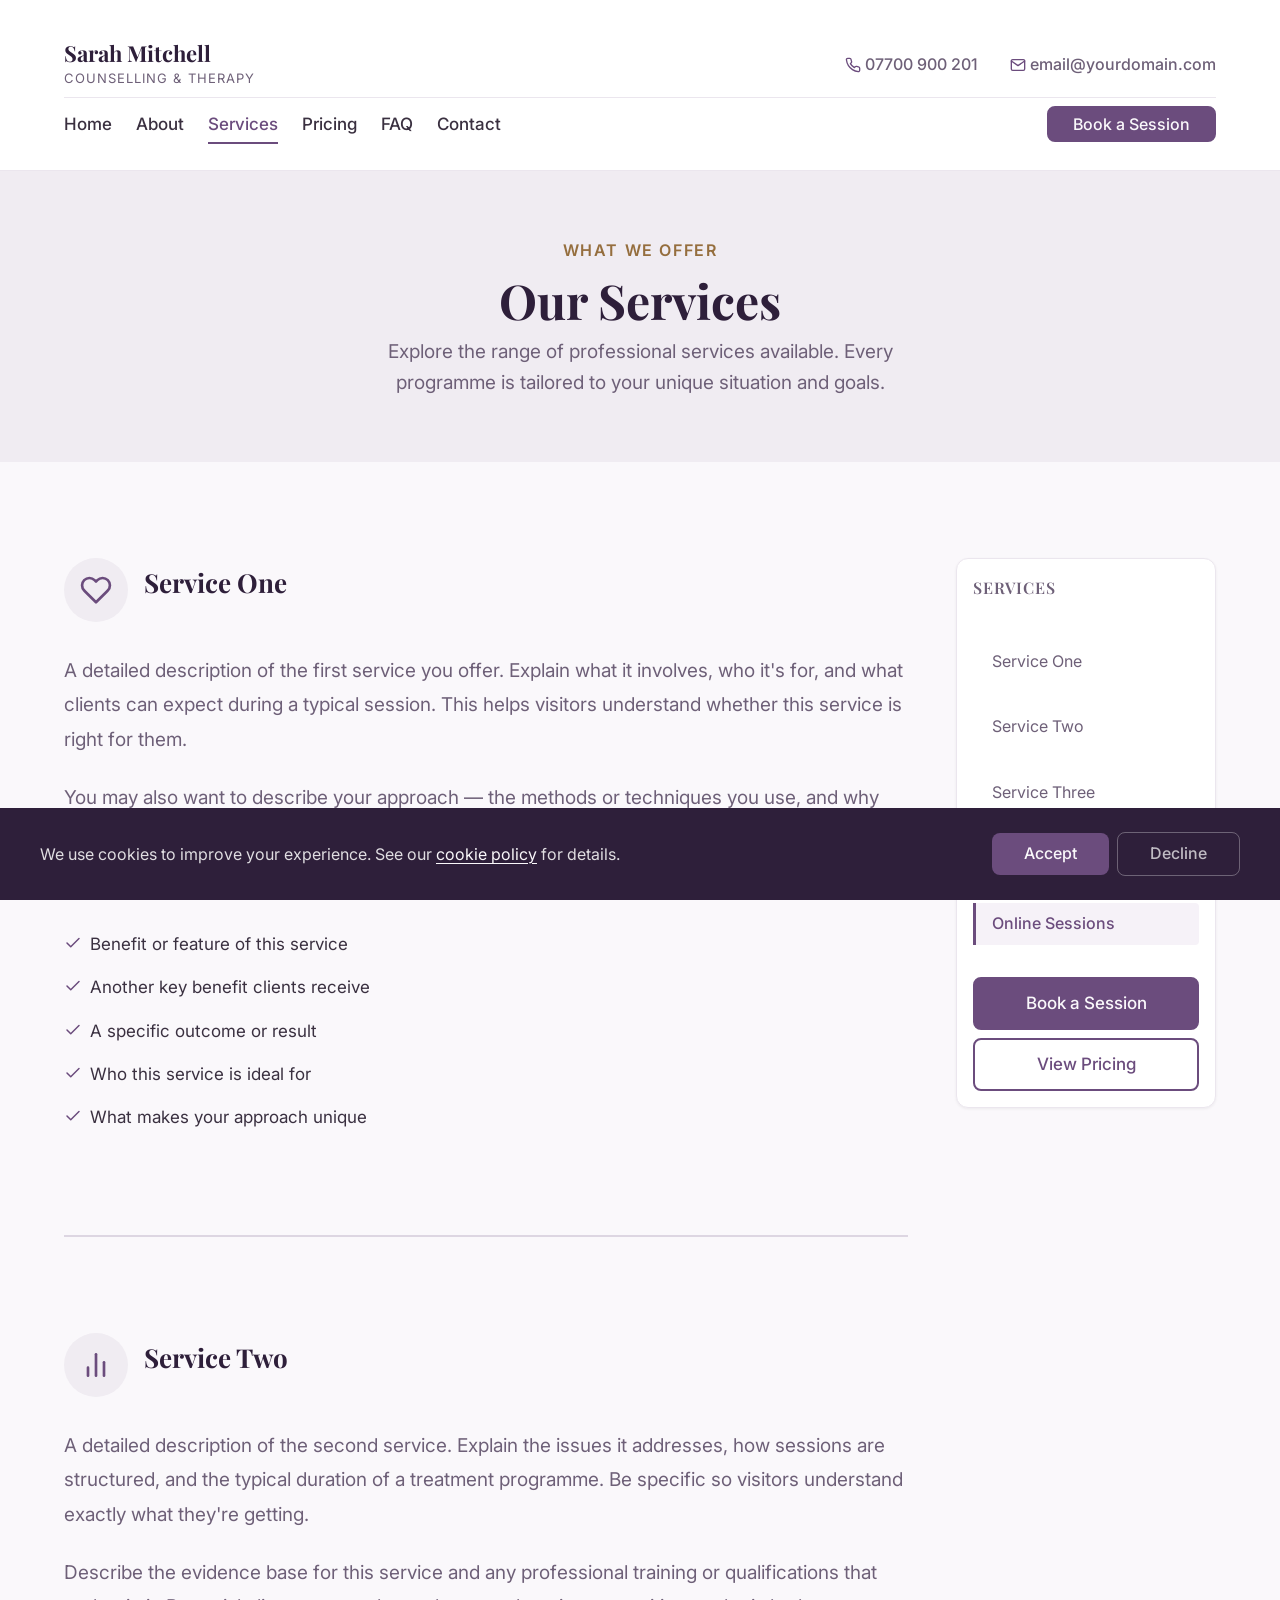
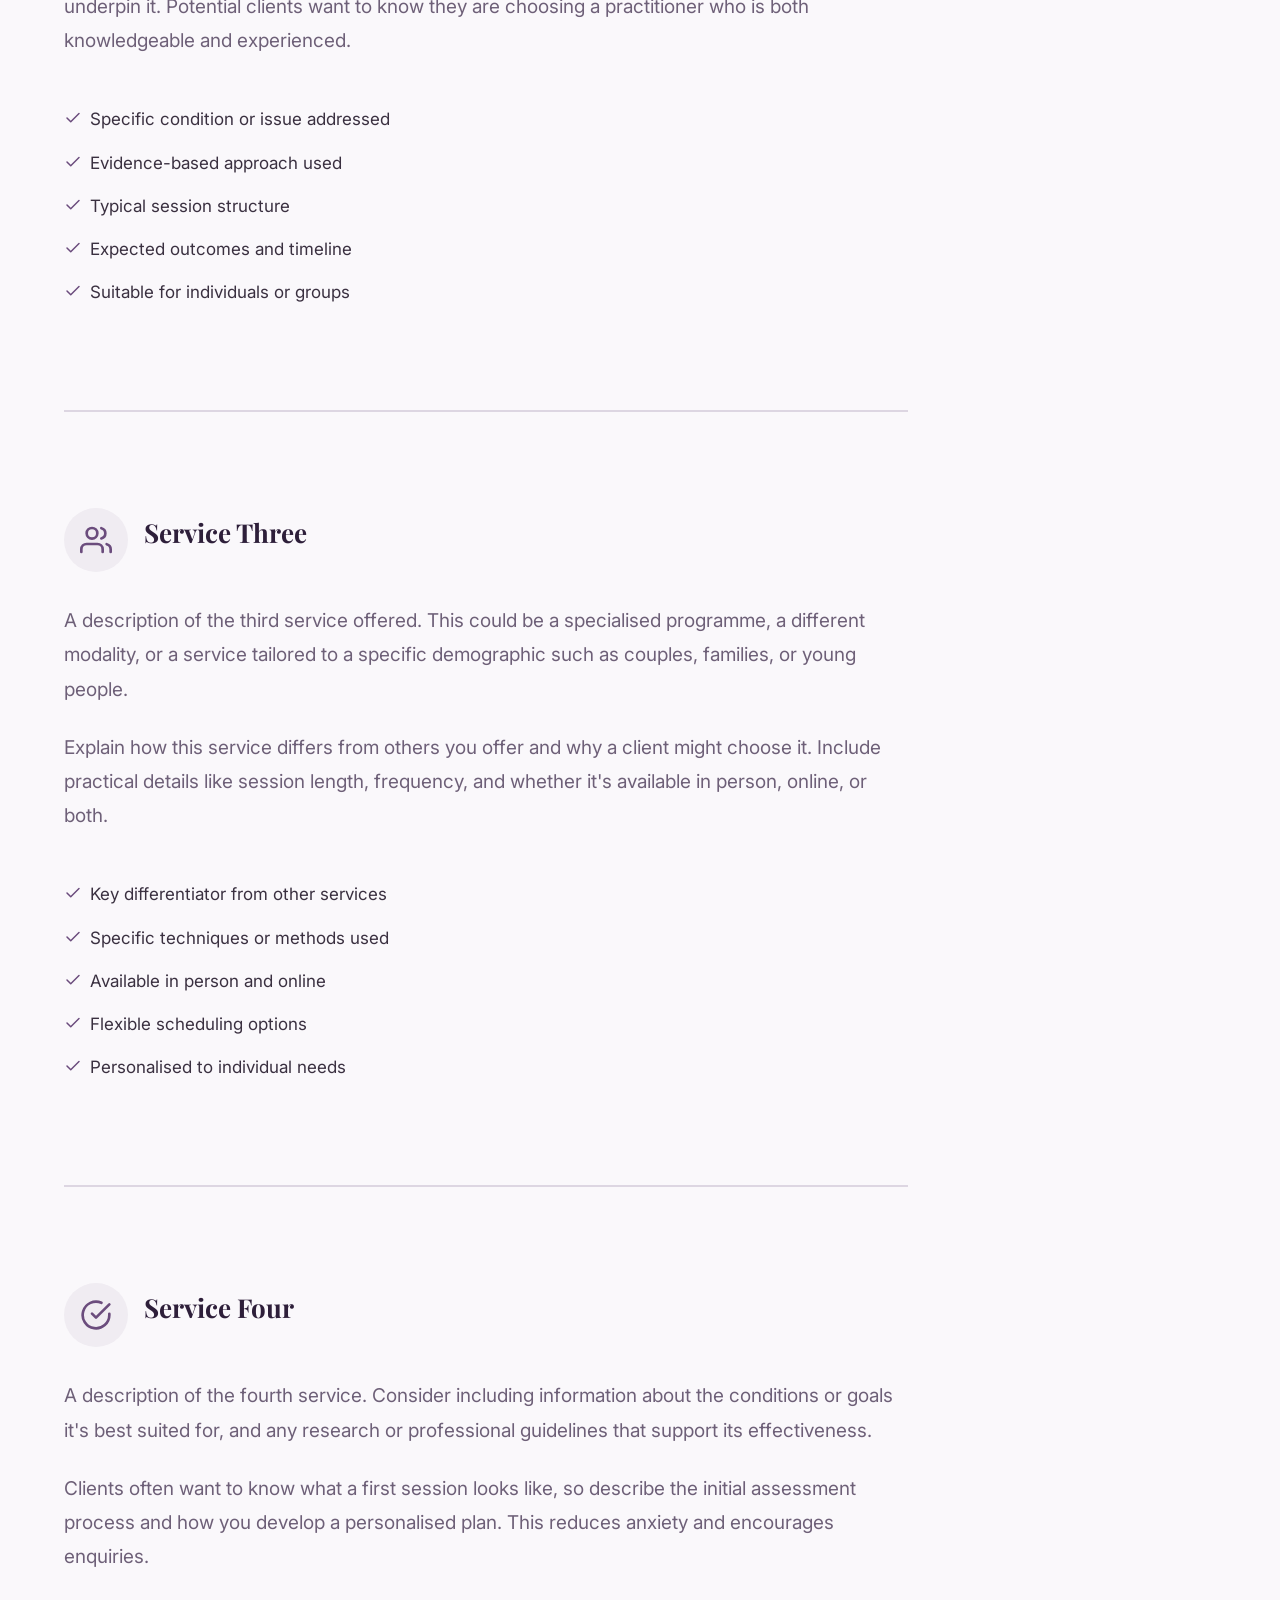
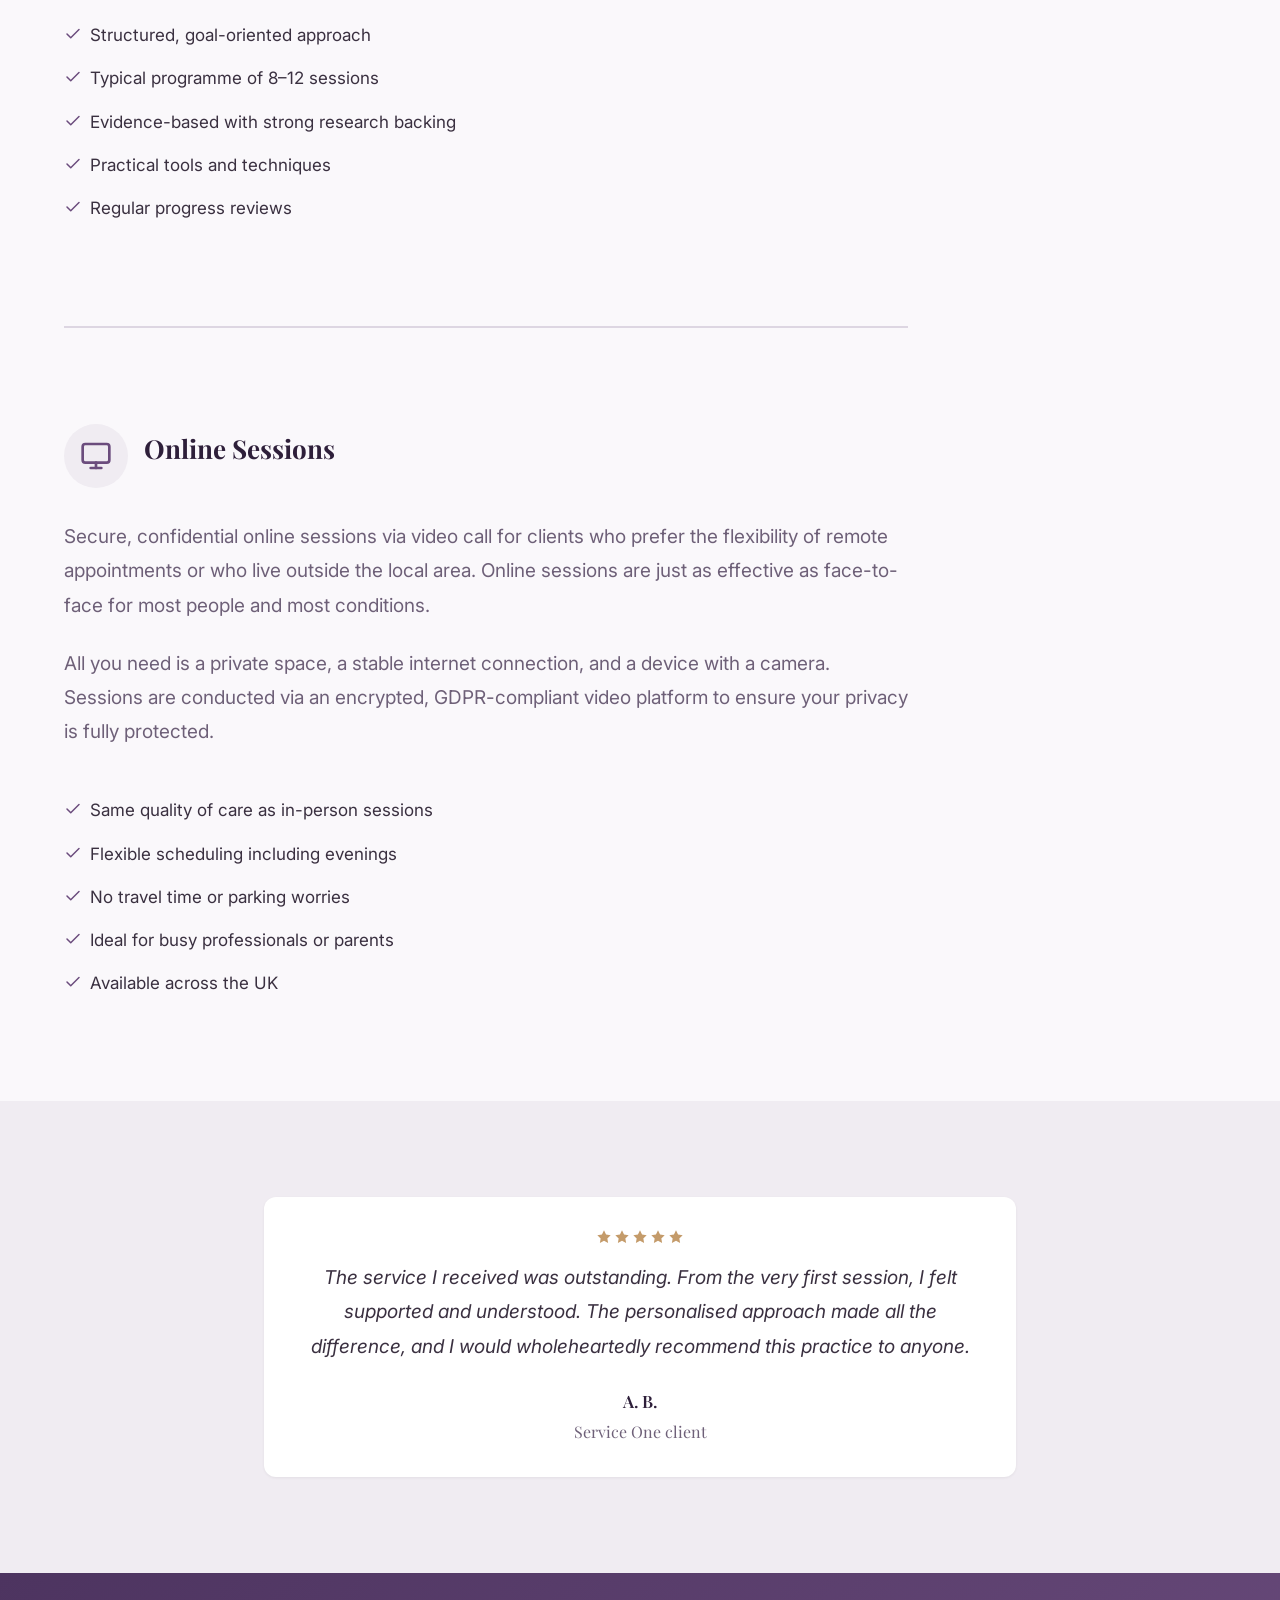
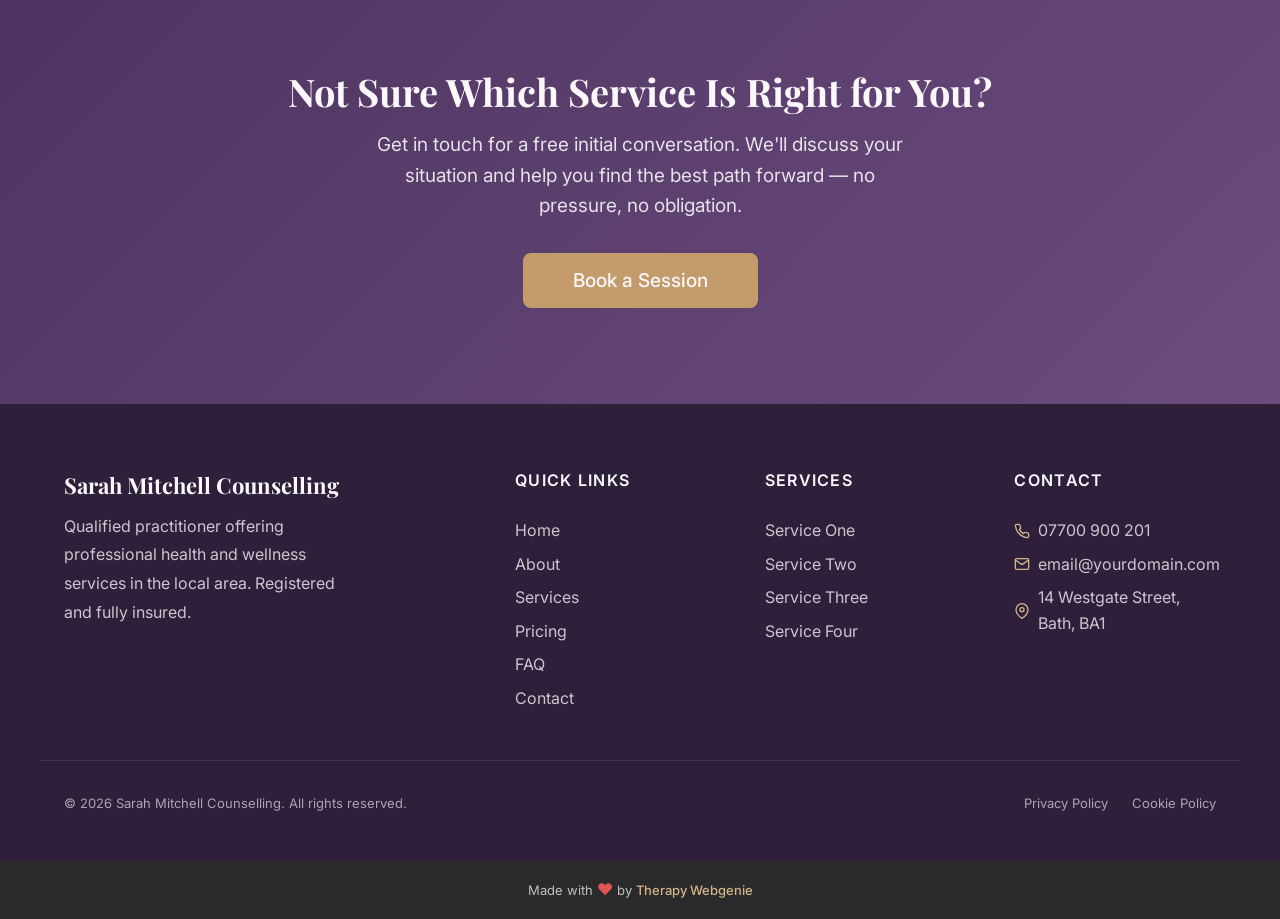
<file: services.html>
<!DOCTYPE html>
<html lang="en">
<head>
  <meta charset="UTF-8">
  <meta name="viewport" content="width=device-width, initial-scale=1.0">
  <meta name="description" content="Professional services offered by Sarah Mitchell Counselling. Explore our range of treatments and support options tailored to your individual needs.">
  <title>Services — Sarah Mitchell Counselling</title>

  <link rel="canonical" href="https://counsellor.therapywebgenie.com/services.html">

  <meta property="og:type" content="website">
  <meta property="og:url" content="https://counsellor.therapywebgenie.com/services.html">
  <meta property="og:title" content="Services — Sarah Mitchell Counselling">
  <meta property="og:description" content="Explore our range of professional services tailored to your individual needs.">
  <meta property="og:image" content="https://counsellor.therapywebgenie.com/images/hero.jpg">

  <meta name="twitter:card" content="summary_large_image">
  <meta name="twitter:title" content="Services — Sarah Mitchell Counselling">
  <meta name="twitter:description" content="Explore our range of professional services tailored to your individual needs.">
  <meta name="twitter:image" content="https://counsellor.therapywebgenie.com/images/hero.jpg">

  <link rel="preconnect" href="https://fonts.googleapis.com">
  <link rel="preconnect" href="https://fonts.gstatic.com" crossorigin>

  <link rel="stylesheet" href="css/base.css">
  <link rel="stylesheet" href="css/components.css">
  <link rel="stylesheet" href="css/theme.css">
  <!-- PROFILE:schema -->
  <!-- /PROFILE:schema -->
</head>
<body>

  <a href="#main" class="skip-link">Skip to main content</a>

  <!-- SECTION: nav -->
  <nav class="nav nav--two-tier" role="navigation" aria-label="Main navigation">
    <div class="container">
      <div class="nav__top">
        <a href="index.html" class="nav__brand nav__brand--inline">
          <div class="nav__brand-text">
            <span class="nav__name"><!-- PROFILE:site_title -->Sarah Mitchell<!-- /PROFILE:site_title --></span>
            <span class="nav__title"><!-- PROFILE:site_slogan -->Counselling &amp; Therapy<!-- /PROFILE:site_slogan --></span>
          </div>
        </a>
        <div class="nav__contact">
          <div class="nav__contact-item">
            <svg xmlns="http://www.w3.org/2000/svg" viewBox="0 0 24 24" fill="none" stroke="currentColor" stroke-width="2" stroke-linecap="round" stroke-linejoin="round"><path d="M22 16.92v3a2 2 0 0 1-2.18 2 19.79 19.79 0 0 1-8.63-3.07 19.5 19.5 0 0 1-6-6 19.79 19.79 0 0 1-3.07-8.67A2 2 0 0 1 4.11 2h3a2 2 0 0 1 2 1.72c.127.96.361 1.903.7 2.81a2 2 0 0 1-.45 2.11L8.09 9.91a16 16 0 0 0 6 6l1.27-1.27a2 2 0 0 1 2.11-.45c.907.339 1.85.573 2.81.7A2 2 0 0 1 22 16.92z"></path></svg>
            <!-- PROFILE:phone_landline --><a href="tel:07700900201">07700 900 201</a><!-- /PROFILE:phone_landline -->
          </div>
          <div class="nav__contact-item">
            <svg xmlns="http://www.w3.org/2000/svg" viewBox="0 0 24 24" fill="none" stroke="currentColor" stroke-width="2" stroke-linecap="round" stroke-linejoin="round"><path d="M4 4h16c1.1 0 2 .9 2 2v12c0 1.1-.9 2-2 2H4c-1.1 0-2-.9-2-2V6c0-1.1.9-2 2-2z"></path><polyline points="22,6 12,13 2,6"></polyline></svg>
            <!-- PROFILE:email --><a href="mailto:email@yourdomain.com">email@yourdomain.com</a><!-- /PROFILE:email -->
          </div>
        </div>
      </div>
      <div class="nav__bottom">
        <div class="nav__links">
        <a href="index.html" class="nav__link">Home</a>
        <a href="about.html" class="nav__link">About</a>
        <a href="services.html" class="nav__link nav__link--active">Services</a>
        <a href="pricing.html" class="nav__link">Pricing</a>
        <a href="faq.html" class="nav__link">FAQ</a>
        <a href="contact.html" class="nav__link">Contact</a>
          <a href="contact.html" class="btn btn--primary nav__cta">Book a Session</a>
        </div>
        <button class="nav__toggle" aria-label="Toggle menu" aria-expanded="false" aria-controls="mobile-menu">
          <span class="nav__toggle-bar"></span>
          <span class="nav__toggle-bar"></span>
          <span class="nav__toggle-bar"></span>
        </button>
      </div>
    </div>
    <div class="nav__mobile" id="mobile-menu" role="menu">
        <a href="index.html" class="nav__link" role="menuitem">Home</a>
        <a href="about.html" class="nav__link" role="menuitem">About</a>
        <a href="services.html" class="nav__link nav__link--active" role="menuitem">Services</a>
        <a href="pricing.html" class="nav__link" role="menuitem">Pricing</a>
        <a href="faq.html" class="nav__link" role="menuitem">FAQ</a>
        <a href="contact.html" class="nav__link" role="menuitem">Contact</a>
      <a href="contact.html" class="btn btn--primary" role="menuitem">Book a Session</a>
      <div class="nav__mobile-contact">
        <div class="nav__contact-item">
          <svg xmlns="http://www.w3.org/2000/svg" viewBox="0 0 24 24" fill="none" stroke="currentColor" stroke-width="2" stroke-linecap="round" stroke-linejoin="round"><path d="M22 16.92v3a2 2 0 0 1-2.18 2 19.79 19.79 0 0 1-8.63-3.07 19.5 19.5 0 0 1-6-6 19.79 19.79 0 0 1-3.07-8.67A2 2 0 0 1 4.11 2h3a2 2 0 0 1 2 1.72c.127.96.361 1.903.7 2.81a2 2 0 0 1-.45 2.11L8.09 9.91a16 16 0 0 0 6 6l1.27-1.27a2 2 0 0 1 2.11-.45c.907.339 1.85.573 2.81.7A2 2 0 0 1 22 16.92z"></path></svg>
          <a href="tel:07700900201">07700 900 201</a>
        </div>
        <div class="nav__contact-item">
          <svg xmlns="http://www.w3.org/2000/svg" viewBox="0 0 24 24" fill="none" stroke="currentColor" stroke-width="2" stroke-linecap="round" stroke-linejoin="round"><path d="M4 4h16c1.1 0 2 .9 2 2v12c0 1.1-.9 2-2 2H4c-1.1 0-2-.9-2-2V6c0-1.1.9-2 2-2z"></path><polyline points="22,6 12,13 2,6"></polyline></svg>
          <a href="mailto:email@yourdomain.com">email@yourdomain.com</a>
        </div>
      </div>
    </div>
  </nav>
  <!-- /SECTION: nav -->

  <!-- Compact scroll header -->
  <div class="nav-scroll" aria-hidden="true">
    <div class="container nav-scroll__inner">
      <div class="nav-scroll__brand">
        <span class="nav-scroll__name"><!-- PROFILE:site_title -->Sarah Mitchell Counselling<!-- /PROFILE:site_title --></span>
        <span class="nav-scroll__title"><!-- PROFILE:site_slogan -->Counselling &amp; Therapy<!-- /PROFILE:site_slogan --></span>
      </div>
      <div class="nav-scroll__right">
        <a href="tel:07700 900 201" class="nav-scroll__phone">
          <svg xmlns="http://www.w3.org/2000/svg" viewBox="0 0 24 24" fill="none" stroke="currentColor" stroke-width="2" stroke-linecap="round" stroke-linejoin="round"><path d="M22 16.92v3a2 2 0 0 1-2.18 2 19.79 19.79 0 0 1-8.63-3.07 19.5 19.5 0 0 1-6-6 19.79 19.79 0 0 1-3.07-8.67A2 2 0 0 1 4.11 2h3a2 2 0 0 1 2 1.72c.127.96.361 1.903.7 2.81a2 2 0 0 1-.45 2.11L8.09 9.91a16 16 0 0 0 6 6l1.27-1.27a2 2 0 0 1 2.11-.45c.907.339 1.85.573 2.81.7A2 2 0 0 1 22 16.92z"></path></svg>
          07700 900 201
        </a>
        <a href="tel:07700 900 201" class="nav-scroll__phone-icon" aria-label="Call us">
          <svg xmlns="http://www.w3.org/2000/svg" viewBox="0 0 24 24" fill="none" stroke="currentColor" stroke-width="2" stroke-linecap="round" stroke-linejoin="round"><path d="M22 16.92v3a2 2 0 0 1-2.18 2 19.79 19.79 0 0 1-8.63-3.07 19.5 19.5 0 0 1-6-6 19.79 19.79 0 0 1-3.07-8.67A2 2 0 0 1 4.11 2h3a2 2 0 0 1 2 1.72c.127.96.361 1.903.7 2.81a2 2 0 0 1-.45 2.11L8.09 9.91a16 16 0 0 0 6 6l1.27-1.27a2 2 0 0 1 2.11-.45c.907.339 1.85.573 2.81.7A2 2 0 0 1 22 16.92z"></path></svg>
        </a>
        <button class="nav-scroll__toggle" aria-label="Toggle menu">
          <span class="nav-scroll__toggle-bar"></span>
          <span class="nav-scroll__toggle-bar"></span>
          <span class="nav-scroll__toggle-bar"></span>
        </button>
      </div>
    </div>
  </div>

  <main id="main">

    <!-- SECTION: page-header -->
    <section class="page-header">
      <div class="container">
        <span class="section-label">What We Offer</span>
        <h1>Our Services</h1>
        <p>Explore the range of professional services available. Every programme is tailored to your unique situation and goals.</p>
      </div>
    </section>
    <!-- /SECTION: page-header -->

    <!-- SECTION: services -->
    <div class="container services-layout">
      <div class="services-content">

        <div class="service-section" id="service-one">
          <div class="service-detail">
            <div class="service-detail__header">
              <div class="service-detail__icon">
                <svg xmlns="http://www.w3.org/2000/svg" viewBox="0 0 24 24" fill="none" stroke="currentColor" stroke-width="2" stroke-linecap="round" stroke-linejoin="round"><path d="M20.84 4.61a5.5 5.5 0 0 0-7.78 0L12 5.67l-1.06-1.06a5.5 5.5 0 0 0-7.78 7.78l1.06 1.06L12 21.23l7.78-7.78 1.06-1.06a5.5 5.5 0 0 0 0-7.78z"></path></svg>
              </div>
              <h2>Service One</h2>
            </div>
            <p>A detailed description of the first service you offer. Explain what it involves, who it's for, and what clients can expect during a typical session. This helps visitors understand whether this service is right for them.</p>
            <p>You may also want to describe your approach — the methods or techniques you use, and why they are effective. Reassure potential clients that they will be in safe, professional hands throughout the process.</p>
            <ul class="checklist">
              <li><svg xmlns="http://www.w3.org/2000/svg" viewBox="0 0 24 24" fill="none" stroke="currentColor" stroke-width="2" stroke-linecap="round" stroke-linejoin="round"><polyline points="20 6 9 17 4 12"></polyline></svg> Benefit or feature of this service</li>
              <li><svg xmlns="http://www.w3.org/2000/svg" viewBox="0 0 24 24" fill="none" stroke="currentColor" stroke-width="2" stroke-linecap="round" stroke-linejoin="round"><polyline points="20 6 9 17 4 12"></polyline></svg> Another key benefit clients receive</li>
              <li><svg xmlns="http://www.w3.org/2000/svg" viewBox="0 0 24 24" fill="none" stroke="currentColor" stroke-width="2" stroke-linecap="round" stroke-linejoin="round"><polyline points="20 6 9 17 4 12"></polyline></svg> A specific outcome or result</li>
              <li><svg xmlns="http://www.w3.org/2000/svg" viewBox="0 0 24 24" fill="none" stroke="currentColor" stroke-width="2" stroke-linecap="round" stroke-linejoin="round"><polyline points="20 6 9 17 4 12"></polyline></svg> Who this service is ideal for</li>
              <li><svg xmlns="http://www.w3.org/2000/svg" viewBox="0 0 24 24" fill="none" stroke="currentColor" stroke-width="2" stroke-linecap="round" stroke-linejoin="round"><polyline points="20 6 9 17 4 12"></polyline></svg> What makes your approach unique</li>
            </ul>
          </div>
        </div>

        <div class="service-section" id="service-two">
          <div class="service-detail">
            <div class="service-detail__header">
              <div class="service-detail__icon">
                <svg xmlns="http://www.w3.org/2000/svg" viewBox="0 0 24 24" fill="none" stroke="currentColor" stroke-width="2" stroke-linecap="round" stroke-linejoin="round"><path d="M18 20V10"></path><path d="M12 20V4"></path><path d="M6 20v-6"></path></svg>
              </div>
              <h2>Service Two</h2>
            </div>
            <p>A detailed description of the second service. Explain the issues it addresses, how sessions are structured, and the typical duration of a treatment programme. Be specific so visitors understand exactly what they're getting.</p>
            <p>Describe the evidence base for this service and any professional training or qualifications that underpin it. Potential clients want to know they are choosing a practitioner who is both knowledgeable and experienced.</p>
            <ul class="checklist">
              <li><svg xmlns="http://www.w3.org/2000/svg" viewBox="0 0 24 24" fill="none" stroke="currentColor" stroke-width="2" stroke-linecap="round" stroke-linejoin="round"><polyline points="20 6 9 17 4 12"></polyline></svg> Specific condition or issue addressed</li>
              <li><svg xmlns="http://www.w3.org/2000/svg" viewBox="0 0 24 24" fill="none" stroke="currentColor" stroke-width="2" stroke-linecap="round" stroke-linejoin="round"><polyline points="20 6 9 17 4 12"></polyline></svg> Evidence-based approach used</li>
              <li><svg xmlns="http://www.w3.org/2000/svg" viewBox="0 0 24 24" fill="none" stroke="currentColor" stroke-width="2" stroke-linecap="round" stroke-linejoin="round"><polyline points="20 6 9 17 4 12"></polyline></svg> Typical session structure</li>
              <li><svg xmlns="http://www.w3.org/2000/svg" viewBox="0 0 24 24" fill="none" stroke="currentColor" stroke-width="2" stroke-linecap="round" stroke-linejoin="round"><polyline points="20 6 9 17 4 12"></polyline></svg> Expected outcomes and timeline</li>
              <li><svg xmlns="http://www.w3.org/2000/svg" viewBox="0 0 24 24" fill="none" stroke="currentColor" stroke-width="2" stroke-linecap="round" stroke-linejoin="round"><polyline points="20 6 9 17 4 12"></polyline></svg> Suitable for individuals or groups</li>
            </ul>
          </div>
        </div>

        <div class="service-section" id="service-three">
          <div class="service-detail">
            <div class="service-detail__header">
              <div class="service-detail__icon">
                <svg xmlns="http://www.w3.org/2000/svg" viewBox="0 0 24 24" fill="none" stroke="currentColor" stroke-width="2" stroke-linecap="round" stroke-linejoin="round"><path d="M17 21v-2a4 4 0 0 0-4-4H5a4 4 0 0 0-4 4v2"></path><circle cx="9" cy="7" r="4"></circle><path d="M23 21v-2a4 4 0 0 0-3-3.87"></path><path d="M16 3.13a4 4 0 0 1 0 7.75"></path></svg>
              </div>
              <h2>Service Three</h2>
            </div>
            <p>A description of the third service offered. This could be a specialised programme, a different modality, or a service tailored to a specific demographic such as couples, families, or young people.</p>
            <p>Explain how this service differs from others you offer and why a client might choose it. Include practical details like session length, frequency, and whether it's available in person, online, or both.</p>
            <ul class="checklist">
              <li><svg xmlns="http://www.w3.org/2000/svg" viewBox="0 0 24 24" fill="none" stroke="currentColor" stroke-width="2" stroke-linecap="round" stroke-linejoin="round"><polyline points="20 6 9 17 4 12"></polyline></svg> Key differentiator from other services</li>
              <li><svg xmlns="http://www.w3.org/2000/svg" viewBox="0 0 24 24" fill="none" stroke="currentColor" stroke-width="2" stroke-linecap="round" stroke-linejoin="round"><polyline points="20 6 9 17 4 12"></polyline></svg> Specific techniques or methods used</li>
              <li><svg xmlns="http://www.w3.org/2000/svg" viewBox="0 0 24 24" fill="none" stroke="currentColor" stroke-width="2" stroke-linecap="round" stroke-linejoin="round"><polyline points="20 6 9 17 4 12"></polyline></svg> Available in person and online</li>
              <li><svg xmlns="http://www.w3.org/2000/svg" viewBox="0 0 24 24" fill="none" stroke="currentColor" stroke-width="2" stroke-linecap="round" stroke-linejoin="round"><polyline points="20 6 9 17 4 12"></polyline></svg> Flexible scheduling options</li>
              <li><svg xmlns="http://www.w3.org/2000/svg" viewBox="0 0 24 24" fill="none" stroke="currentColor" stroke-width="2" stroke-linecap="round" stroke-linejoin="round"><polyline points="20 6 9 17 4 12"></polyline></svg> Personalised to individual needs</li>
            </ul>
          </div>
        </div>

        <div class="service-section" id="service-four">
          <div class="service-detail">
            <div class="service-detail__header">
              <div class="service-detail__icon">
                <svg xmlns="http://www.w3.org/2000/svg" viewBox="0 0 24 24" fill="none" stroke="currentColor" stroke-width="2" stroke-linecap="round" stroke-linejoin="round"><path d="M22 11.08V12a10 10 0 1 1-5.93-9.14"></path><polyline points="22 4 12 14.01 9 11.01"></polyline></svg>
              </div>
              <h2>Service Four</h2>
            </div>
            <p>A description of the fourth service. Consider including information about the conditions or goals it's best suited for, and any research or professional guidelines that support its effectiveness.</p>
            <p>Clients often want to know what a first session looks like, so describe the initial assessment process and how you develop a personalised plan. This reduces anxiety and encourages enquiries.</p>
            <ul class="checklist">
              <li><svg xmlns="http://www.w3.org/2000/svg" viewBox="0 0 24 24" fill="none" stroke="currentColor" stroke-width="2" stroke-linecap="round" stroke-linejoin="round"><polyline points="20 6 9 17 4 12"></polyline></svg> Structured, goal-oriented approach</li>
              <li><svg xmlns="http://www.w3.org/2000/svg" viewBox="0 0 24 24" fill="none" stroke="currentColor" stroke-width="2" stroke-linecap="round" stroke-linejoin="round"><polyline points="20 6 9 17 4 12"></polyline></svg> Typical programme of 8–12 sessions</li>
              <li><svg xmlns="http://www.w3.org/2000/svg" viewBox="0 0 24 24" fill="none" stroke="currentColor" stroke-width="2" stroke-linecap="round" stroke-linejoin="round"><polyline points="20 6 9 17 4 12"></polyline></svg> Evidence-based with strong research backing</li>
              <li><svg xmlns="http://www.w3.org/2000/svg" viewBox="0 0 24 24" fill="none" stroke="currentColor" stroke-width="2" stroke-linecap="round" stroke-linejoin="round"><polyline points="20 6 9 17 4 12"></polyline></svg> Practical tools and techniques</li>
              <li><svg xmlns="http://www.w3.org/2000/svg" viewBox="0 0 24 24" fill="none" stroke="currentColor" stroke-width="2" stroke-linecap="round" stroke-linejoin="round"><polyline points="20 6 9 17 4 12"></polyline></svg> Regular progress reviews</li>
            </ul>
          </div>
        </div>

        <div class="service-section" id="service-online">
          <div class="service-detail">
            <div class="service-detail__header">
              <div class="service-detail__icon">
                <svg xmlns="http://www.w3.org/2000/svg" viewBox="0 0 24 24" fill="none" stroke="currentColor" stroke-width="2" stroke-linecap="round" stroke-linejoin="round"><rect x="2" y="3" width="20" height="14" rx="2" ry="2"></rect><line x1="8" y1="21" x2="16" y2="21"></line><line x1="12" y1="17" x2="12" y2="21"></line></svg>
              </div>
              <h2>Online Sessions</h2>
            </div>
            <p>Secure, confidential online sessions via video call for clients who prefer the flexibility of remote appointments or who live outside the local area. Online sessions are just as effective as face-to-face for most people and most conditions.</p>
            <p>All you need is a private space, a stable internet connection, and a device with a camera. Sessions are conducted via an encrypted, GDPR-compliant video platform to ensure your privacy is fully protected.</p>
            <ul class="checklist">
              <li><svg xmlns="http://www.w3.org/2000/svg" viewBox="0 0 24 24" fill="none" stroke="currentColor" stroke-width="2" stroke-linecap="round" stroke-linejoin="round"><polyline points="20 6 9 17 4 12"></polyline></svg> Same quality of care as in-person sessions</li>
              <li><svg xmlns="http://www.w3.org/2000/svg" viewBox="0 0 24 24" fill="none" stroke="currentColor" stroke-width="2" stroke-linecap="round" stroke-linejoin="round"><polyline points="20 6 9 17 4 12"></polyline></svg> Flexible scheduling including evenings</li>
              <li><svg xmlns="http://www.w3.org/2000/svg" viewBox="0 0 24 24" fill="none" stroke="currentColor" stroke-width="2" stroke-linecap="round" stroke-linejoin="round"><polyline points="20 6 9 17 4 12"></polyline></svg> No travel time or parking worries</li>
              <li><svg xmlns="http://www.w3.org/2000/svg" viewBox="0 0 24 24" fill="none" stroke="currentColor" stroke-width="2" stroke-linecap="round" stroke-linejoin="round"><polyline points="20 6 9 17 4 12"></polyline></svg> Ideal for busy professionals or parents</li>
              <li><svg xmlns="http://www.w3.org/2000/svg" viewBox="0 0 24 24" fill="none" stroke="currentColor" stroke-width="2" stroke-linecap="round" stroke-linejoin="round"><polyline points="20 6 9 17 4 12"></polyline></svg> Available across the UK</li>
            </ul>
          </div>
        </div>

      </div>
      <aside class="services-sidebar" id="services-sidebar"></aside>
    </div>
    <!-- /SECTION: services -->

    <!-- SECTION: testimonial -->
    <section class="section section--alt reveal">
      <div class="container container--narrow text-center">
        <div class="testimonial testimonial--avatar">
          <div class="testimonial__stars">
            <svg viewBox="0 0 24 24"><path d="M12 2l3.09 6.26L22 9.27l-5 4.87 1.18 6.88L12 17.77l-6.18 3.25L7 14.14 2 9.27l6.91-1.01L12 2z"/></svg>
            <svg viewBox="0 0 24 24"><path d="M12 2l3.09 6.26L22 9.27l-5 4.87 1.18 6.88L12 17.77l-6.18 3.25L7 14.14 2 9.27l6.91-1.01L12 2z"/></svg>
            <svg viewBox="0 0 24 24"><path d="M12 2l3.09 6.26L22 9.27l-5 4.87 1.18 6.88L12 17.77l-6.18 3.25L7 14.14 2 9.27l6.91-1.01L12 2z"/></svg>
            <svg viewBox="0 0 24 24"><path d="M12 2l3.09 6.26L22 9.27l-5 4.87 1.18 6.88L12 17.77l-6.18 3.25L7 14.14 2 9.27l6.91-1.01L12 2z"/></svg>
            <svg viewBox="0 0 24 24"><path d="M12 2l3.09 6.26L22 9.27l-5 4.87 1.18 6.88L12 17.77l-6.18 3.25L7 14.14 2 9.27l6.91-1.01L12 2z"/></svg>
          </div>
          <p class="testimonial__quote">The service I received was outstanding. From the very first session, I felt supported and understood. The personalised approach made all the difference, and I would wholeheartedly recommend this practice to anyone.</p>
          <p class="testimonial__author">A. B.</p>
          <p class="testimonial__detail">Service One client</p>
        </div>
      </div>
    </section>
    <!-- /SECTION: testimonial -->

    <!-- SECTION: cta -->
    <section class="section cta-banner reveal">
      <div class="container text-center">
        <h2>Not Sure Which Service Is Right for You?</h2>
        <p>Get in touch for a free initial conversation. We'll discuss your situation and help you find the best path forward — no pressure, no obligation.</p>
        <div class="cta-banner__buttons">
          <a href="contact.html" class="btn btn--accent">Book a Session</a>
        </div>
      </div>
    </section>
    <!-- /SECTION: cta -->

  </main>

  <!-- SECTION: footer -->
  <footer class="footer">
    <div class="container footer__inner">
      <div class="footer__brand">
        <p class="footer__brand-name">Sarah Mitchell Counselling</p>
        <p class="footer__brand-text">Qualified practitioner offering professional health and wellness services in the local area. Registered and fully insured.</p>
      </div>
      <div class="footer__col">
        <p class="footer__heading">Quick Links</p>
        <div class="footer__links">
          <a href="index.html" class="footer__link">Home</a>
          <a href="about.html" class="footer__link">About</a>
          <a href="services.html" class="footer__link">Services</a>
          <a href="pricing.html" class="footer__link">Pricing</a>
          <a href="faq.html" class="footer__link">FAQ</a>
          <a href="contact.html" class="footer__link">Contact</a>
        </div>
      </div>
      <div class="footer__col">
        <p class="footer__heading">Services</p>
        <div class="footer__links">
          <a href="services.html" class="footer__link">Service One</a>
          <a href="services.html" class="footer__link">Service Two</a>
          <a href="services.html" class="footer__link">Service Three</a>
          <a href="services.html" class="footer__link">Service Four</a>
        </div>
      </div>
      <div class="footer__col">
        <p class="footer__heading">Contact</p>
        <div class="footer__contact-item">
          <svg xmlns="http://www.w3.org/2000/svg" viewBox="0 0 24 24" fill="none" stroke="currentColor" stroke-width="2" stroke-linecap="round" stroke-linejoin="round"><path d="M22 16.92v3a2 2 0 0 1-2.18 2 19.79 19.79 0 0 1-8.63-3.07 19.5 19.5 0 0 1-6-6 19.79 19.79 0 0 1-3.07-8.67A2 2 0 0 1 4.11 2h3a2 2 0 0 1 2 1.72 12.84 12.84 0 0 0 .7 2.81 2 2 0 0 1-.45 2.11L8.09 9.91a16 16 0 0 0 6 6l1.27-1.27a2 2 0 0 1 2.11-.45 12.84 12.84 0 0 0 2.81.7A2 2 0 0 1 22 16.92z"></path></svg>
          <!-- PROFILE:phone_landline --><span>07700 900 201</span><!-- /PROFILE:phone_landline -->
        </div>
        <div class="footer__contact-item">
          <svg xmlns="http://www.w3.org/2000/svg" viewBox="0 0 24 24" fill="none" stroke="currentColor" stroke-width="2" stroke-linecap="round" stroke-linejoin="round"><path d="M4 4h16c1.1 0 2 .9 2 2v12c0 1.1-.9 2-2 2H4c-1.1 0-2-.9-2-2V6c0-1.1.9-2 2-2z"></path><polyline points="22,6 12,13 2,6"></polyline></svg>
          <!-- PROFILE:email --><a href="mailto:email@yourdomain.com">email@yourdomain.com</a><!-- /PROFILE:email -->
        </div>
        <div class="footer__contact-item">
          <svg xmlns="http://www.w3.org/2000/svg" viewBox="0 0 24 24" fill="none" stroke="currentColor" stroke-width="2" stroke-linecap="round" stroke-linejoin="round"><path d="M21 10c0 7-9 13-9 13s-9-6-9-13a9 9 0 0 1 18 0z"></path><circle cx="12" cy="10" r="3"></circle></svg>
          <!-- PROFILE:address --><span>14 Westgate Street, Bath, BA1</span><!-- /PROFILE:address -->
        </div>
      </div>
    </div>
    <div class="container footer__bottom">
      <p class="footer__copyright">&copy; 2026 Sarah Mitchell Counselling. All rights reserved.</p>
      <div class="footer__legal">
        <a href="privacy.html">Privacy Policy</a>
        <a href="cookies-policy.html">Cookie Policy</a>
      </div>
    </div>
  </footer>
  <!-- /SECTION: footer -->

  <div class="site-credit">
    <p>Made with <span class="site-credit__heart" aria-label="love">&#10084;</span> by <a href="https://www.therapywebgenie.com" target="_blank" rel="noopener">Therapy Webgenie</a></p>
  </div>

  <!-- Cookie Consent -->
  <div class="cookie-banner" role="dialog" aria-label="Cookie consent">
    <div class="cookie-banner__inner">
      <p class="cookie-banner__text">We use cookies to improve your experience. See our <a href="cookies-policy.html">cookie policy</a> for details.</p>
      <div class="cookie-banner__buttons"><button class="cookie-banner__accept">Accept</button><button class="cookie-banner__decline">Decline</button></div>
    </div>
  </div>

  <!-- Back to Top -->
  <button class="back-to-top" aria-label="Back to top">
    <svg xmlns="http://www.w3.org/2000/svg" viewBox="0 0 24 24" fill="none" stroke="currentColor" stroke-width="2" stroke-linecap="round" stroke-linejoin="round"><polyline points="18 15 12 9 6 15"></polyline></svg>
  </button>

  <script src="js/main.js"></script>
</body>
</html>
</file>
<file: css/base.css>
/* =============================================
   BASE STYLES
   Reset, Custom Properties, Typography, Layout
   Theme colours & fonts are in theme.css
   ============================================= */

/* --- Custom Properties (non-theme) --- */
:root {
  --text-xs: 0.8125rem;
  --text-sm: 1rem;
  --text-base: 1.0625rem;
  --text-md: 1.1875rem;
  --text-lg: 1.375rem;
  --text-xl: 1.625rem;
  --text-2xl: 2rem;
  --text-3xl: 2.375rem;
  --text-4xl: 3rem;

  /* Heading sizes (overridable per font pairing in theme.css) */
  --text-h1: var(--text-3xl);          /* mobile: 38px */
  --text-h1-desktop: var(--text-4xl);  /* desktop: 48px */
  --text-h2: var(--text-2xl);          /* mobile: 32px */
  --text-h2-desktop: var(--text-3xl);  /* desktop: 38px */
  --text-h3: var(--text-xl);           /* mobile: 26px */
  --text-h3-desktop: 1.75rem;          /* desktop: 28px */

  --font-weight-normal: 400;
  --font-weight-medium: 500;
  --font-weight-semibold: 600;
  --font-weight-bold: 700;

  --line-height-tight: 1.2;
  --line-height-normal: 1.6;
  --line-height-relaxed: 1.8;

  /* Spacing */
  --space-xs: 0.25rem;
  --space-sm: 0.5rem;
  --space-md: 1rem;
  --space-lg: 1.5rem;
  --space-xl: 2rem;
  --space-2xl: 3rem;
  --space-3xl: 4rem;
  --space-4xl: 6rem;
  --space-5xl: 8rem;

  /* Layout */
  --container-max: 1200px;
  --container-narrow: 800px;
  --container-wide: 1400px;

  /* Border Radius */
  --radius-sm: 4px;
  --radius-md: 8px;
  --radius-lg: 12px;
  --radius-xl: 20px;
  --radius-full: 9999px;

  /* Shadows */
  --shadow-sm: 0 1px 3px rgba(0, 0, 0, 0.06);
  --shadow-md: 0 4px 12px rgba(0, 0, 0, 0.08);
  --shadow-lg: 0 8px 30px rgba(0, 0, 0, 0.1);
  --shadow-xl: 0 12px 40px rgba(0, 0, 0, 0.12);

  /* Transitions */
  --transition-fast: 150ms ease;
  --transition-base: 250ms ease;
  --transition-normal: 300ms ease;
  --transition-slow: 400ms ease;
}

/* --- Reset --- */
*,
*::before,
*::after {
  box-sizing: border-box;
  margin: 0;
  padding: 0;
}

html {
  font-size: 100%;
  scroll-behavior: smooth;
  -webkit-text-size-adjust: 100%;
}

body {
  font-family: var(--font-body);
  font-size: var(--text-md);
  font-weight: var(--font-weight-normal);
  line-height: var(--line-height-normal);
  color: var(--color-text);
  background-color: var(--color-bg);
  -webkit-font-smoothing: antialiased;
  -moz-osx-font-smoothing: grayscale;
}

img,
picture,
video,
svg {
  display: block;
  max-width: 100%;
  height: auto;
}

input,
button,
textarea,
select {
  font: inherit;
  color: inherit;
}

button {
  cursor: pointer;
  border: none;
  background: none;
}

a {
  color: inherit;
  text-decoration: none;
}

ul,
ol {
  list-style: none;
}

h1, h2, h3, h4, h5, h6 {
  font-family: var(--font-heading);
  color: var(--color-text-heading);
  line-height: var(--line-height-tight);
  font-weight: var(--font-weight-bold);
  margin-bottom: var(--space-md);
}

/* --- Typography --- */
h1 {
  font-size: var(--text-h1);
}

h2 {
  font-size: var(--text-h2);
}

h3 {
  font-size: var(--text-h3);
}

h4 {
  font-size: var(--text-lg);
}

h5 {
  font-size: var(--text-md);
}

h6 {
  font-size: var(--text-base);
}

p {
  margin-bottom: var(--space-md);
}

p:last-child:not(.section-subtitle) {
  margin-bottom: 0;
}

strong {
  font-weight: var(--font-weight-semibold);
}

/* --- Layout Utilities --- */
.container {
  width: 100%;
  max-width: var(--container-max);
  margin-left: auto;
  margin-right: auto;
  padding-left: var(--space-lg);
  padding-right: var(--space-lg);
}

.container--narrow {
  max-width: var(--container-narrow);
}

.section {
  padding-top: var(--space-3xl);
  padding-bottom: var(--space-3xl);
}

.section--alt {
  background-color: var(--color-bg-alt);
}

/* Icons inside alt sections: swap bg-alt → surface so they remain visible */
.section--alt .card__icon,
.section--alt .icon-box__icon,
.section--alt .contact-info__icon,
.section--alt .service-detail__icon {
  background-color: var(--color-surface);
}

.section--dark {
  background-color: var(--color-bg-dark);
  color: var(--color-text-inverse);
}

.section--dark h2,
.section--dark h3,
.section--dark h4 {
  color: var(--color-text-inverse);
}

/* Grid */
.grid {
  display: grid;
  gap: var(--space-xl);
}

.grid--2 {
  grid-template-columns: 1fr;
}

.grid--3 {
  grid-template-columns: 1fr;
}

/* --- Buttons --- */
.btn {
  display: inline-flex;
  align-items: center;
  justify-content: center;
  gap: var(--space-sm);
  padding: var(--space-md) var(--space-xl);
  font-family: var(--font-body);
  font-size: var(--text-base);
  font-weight: var(--font-weight-medium);
  line-height: 1;
  border-radius: var(--radius-md);
  transition: all var(--transition-base);
  text-decoration: none;
  border: 2px solid transparent;
  white-space: nowrap;
}

.btn--primary {
  background-color: var(--color-primary);
  color: var(--color-text-inverse);
  border-color: var(--color-primary);
}

.btn--primary:hover {
  background-color: var(--color-primary-dark);
  border-color: var(--color-primary-dark);
}

.btn--secondary {
  background-color: transparent;
  color: var(--color-primary);
  border-color: var(--color-primary);
}

.btn--secondary:hover {
  background-color: var(--color-primary);
  color: var(--color-text-inverse);
}

.btn--accent {
  background-color: var(--color-secondary);
  color: var(--color-text-inverse);
  border-color: var(--color-secondary);
}

.btn--accent:hover {
  background-color: var(--color-secondary-dark);
  border-color: var(--color-secondary-dark);
}

.btn--block {
  width: 100%;
}

/* --- Links --- */
.link {
  color: var(--color-primary);
  text-decoration: underline;
  text-underline-offset: 3px;
  transition: color var(--transition-fast);
}

.link:hover {
  color: var(--color-primary-dark);
}

/* --- Text Utilities --- */
.text-center {
  text-align: center;
}

.text-center h2 {
  margin-bottom: var(--space-xl);
}

.text-balance {
  text-wrap: balance;
}

.section-subtitle {
  font-size: var(--text-md);
  color: var(--color-text-light);
  max-width: 600px;
  margin-bottom: var(--space-2xl);
  line-height: var(--line-height-relaxed);
}

.text-center .section-subtitle {
  margin-left: auto;
  margin-right: auto;
}

.section-footer {
  margin-top: var(--space-2xl);
}

.section-label {
  display: inline-block;
  font-family: var(--font-body);
  font-size: var(--text-sm);
  font-weight: var(--font-weight-semibold);
  text-transform: uppercase;
  letter-spacing: 0.1em;
  color: var(--color-secondary-dark);
  margin-bottom: var(--space-sm);
}

/* --- Responsive Typography --- */
@media (min-width: 768px) {
  h1 {
    font-size: var(--text-h1-desktop);
  }

  h2 {
    font-size: var(--text-h2-desktop);
  }

  h3 {
    font-size: var(--text-h3-desktop);
  }

  .section {
    padding-top: var(--space-4xl);
    padding-bottom: var(--space-4xl);
  }
}

/* --- Responsive Grid --- */
@media (min-width: 768px) {
  .grid--2 {
    grid-template-columns: repeat(2, 1fr);
  }

  .grid--3 {
    grid-template-columns: repeat(2, 1fr);
  }
}

@media (min-width: 1024px) {
  .grid--3 {
    grid-template-columns: repeat(3, 1fr);
  }
}

/* --- Screen Reader Only --- */
.sr-only {
  position: absolute;
  width: 1px;
  height: 1px;
  padding: 0;
  margin: -1px;
  overflow: hidden;
  clip: rect(0, 0, 0, 0);
  white-space: nowrap;
  border-width: 0;
}
</file>
<file: css/components.css>
/* =============================================
   COMPONENT STYLES
   Nav, Hero, Cards, Testimonials, Forms, Footer
   ============================================= */

/* --- Skip Link --- */
.skip-link {
  position: absolute;
  top: -100%;
  left: var(--space-md);
  padding: var(--space-sm) var(--space-md);
  background: var(--color-primary);
  color: var(--color-text-inverse);
  border-radius: var(--radius-md);
  z-index: 1000;
  font-size: var(--text-sm);
}

.skip-link:focus {
  top: var(--space-sm);
}

/* =============================================
   NAVIGATION
   ============================================= */
.nav {
  position: relative;
  z-index: 100;
  background-color: var(--color-surface);
  border-bottom: 1px solid var(--color-border-light);
  transition: box-shadow var(--transition-base);
}

.nav--scrolled {
  box-shadow: var(--shadow-md);
}

.nav__inner {
  display: flex;
  align-items: center;
  justify-content: space-between;
  height: 72px;
  position: relative;
  z-index: 2;
}

.nav__brand {
  display: flex;
  flex-direction: column;
  gap: 2px;
}

.nav__logo {
  max-height: 70px;
  width: auto;
  object-fit: contain;
}

/* Logo beside title — add .nav__brand--inline to .nav__brand */
.nav__brand--inline {
  flex-direction: row;
  align-items: center;
  gap: var(--space-sm);
}

.nav__brand--inline .nav__brand-text {
  display: flex;
  flex-direction: column;
  gap: 2px;
}

.nav__name {
  font-family: var(--font-heading);
  font-size: var(--text-lg);
  font-weight: var(--font-weight-bold);
  color: var(--color-text-heading);
  line-height: 1.2;
}

.nav__title {
  font-size: var(--text-xs);
  color: var(--color-text-light);
  text-transform: uppercase;
  letter-spacing: 0.08em;
}

.nav__links {
  display: none;
  gap: var(--space-xl);
  align-items: center;
}

.nav__link {
  font-size: var(--text-base);
  font-weight: var(--font-weight-medium);
  color: var(--color-text);
  transition: color var(--transition-fast);
  position: relative;
  padding: var(--space-xs) 0;
  white-space: nowrap;
}

.nav__link::after {
  content: '';
  position: absolute;
  bottom: -2px;
  left: 0;
  width: 0;
  height: 2px;
  background-color: var(--color-primary);
  transition: width var(--transition-base);
}

.nav__link:hover,
.nav__link--active {
  color: var(--color-primary);
}

.nav__link:hover::after,
.nav__link--active::after {
  width: 100%;
}

.nav__cta {
  font-size: var(--text-sm);
  padding: var(--space-sm) var(--space-lg);
}

/* Mobile Menu Toggle */
.nav__toggle {
  display: flex;
  flex-direction: column;
  gap: 5px;
  padding: var(--space-sm);
  z-index: 110;
}

.nav__toggle-bar {
  display: block;
  width: 24px;
  height: 2px;
  background-color: var(--color-text);
  border-radius: 2px;
  transition: all var(--transition-base);
  transform-origin: center;
}

.nav__toggle--open .nav__toggle-bar:nth-child(1) {
  transform: translateY(7px) rotate(45deg);
}

.nav__toggle--open .nav__toggle-bar:nth-child(2) {
  opacity: 0;
}

.nav__toggle--open .nav__toggle-bar:nth-child(3) {
  transform: translateY(-7px) rotate(-45deg);
}

/* Mobile Menu Overlay — slide in from right, full viewport coverage */
.nav__mobile {
  display: flex;
  position: fixed;
  inset: 0;
  background-color: var(--color-surface);
  z-index: 1;
  padding: calc(72px + var(--space-xl)) var(--space-lg) var(--space-xl);
  flex-direction: column;
  gap: var(--space-lg);
  overflow-y: auto;
  transform: translateX(100%);
  opacity: 0;
  visibility: hidden;
  transition: transform 0.35s cubic-bezier(0.4, 0, 0.2, 1),
              opacity 0.35s ease,
              visibility 0.35s;
}

/* When opened from the compact scroll header */
.nav__mobile--from-scroll {
  padding-top: calc(56px + var(--space-xl));
  z-index: 201;
}

.nav__mobile--open {
  transform: translateX(0);
  opacity: 1;
  visibility: visible;
}

.nav__mobile .nav__link,
.nav__mobile .btn {
  opacity: 0;
  transform: translateX(20px);
  transition: opacity 0.3s ease, transform 0.3s ease;
}

.nav__mobile--open .nav__link,
.nav__mobile--open .btn {
  opacity: 1;
  transform: translateX(0);
}

.nav__mobile--open > *:nth-child(1) { transition-delay: 0.05s; }
.nav__mobile--open > *:nth-child(2) { transition-delay: 0.1s; }
.nav__mobile--open > *:nth-child(3) { transition-delay: 0.15s; }
.nav__mobile--open > *:nth-child(4) { transition-delay: 0.2s; }
.nav__mobile--open > *:nth-child(5) { transition-delay: 0.25s; }
.nav__mobile--open > *:nth-child(6) { transition-delay: 0.3s; }
.nav__mobile--open > *:nth-child(7) { transition-delay: 0.35s; }

.nav__mobile .nav__link {
  font-size: var(--text-lg);
  padding: var(--space-sm) 0;
  border-bottom: 1px solid var(--color-border-light);
}

.nav__mobile .nav__link::after {
  display: none;
}

.nav__mobile .btn {
  margin-top: var(--space-md);
  text-align: center;
}

@media (min-width: 1100px) {
  .nav__links {
    display: flex;
  }

  .nav__toggle {
    display: none;
  }
}

/* --- Nav Dropdowns (Desktop) --- */
.nav__dropdown {
  position: relative;
}

.nav__link--has-children {
  display: inline-flex;
  align-items: center;
  gap: 4px;
  background: none;
  border: none;
  cursor: pointer;
  font-family: inherit;
  font-size: inherit;
  font-weight: inherit;
  color: inherit;
  padding: 0;
}

.nav__chevron {
  width: 12px;
  height: 12px;
  transition: transform var(--transition-fast);
  flex-shrink: 0;
}

.nav__dropdown:hover .nav__chevron,
.nav__link--has-children[aria-expanded="true"] ~ .nav__dropdown-menu + .nav__chevron,
.nav__link--has-children[aria-expanded="true"] .nav__chevron {
  transform: rotate(180deg);
}

.nav__dropdown-trigger {
  display: inline-flex;
  align-items: center;
  gap: 4px;
  background: none;
  border: none;
  cursor: pointer;
  font-family: inherit;
  font-size: inherit;
  font-weight: inherit;
  color: inherit;
  padding: 0;
}

.nav__dropdown-trigger .nav__chevron {
  width: 12px;
  height: 12px;
  transition: transform var(--transition-fast);
  flex-shrink: 0;
}

.nav__dropdown:hover .nav__dropdown-trigger .nav__chevron {
  transform: rotate(180deg);
}

.nav__dropdown-menu {
  position: absolute;
  top: 100%;
  left: 50%;
  transform: translateX(-50%);
  min-width: 240px;
  background: var(--color-surface);
  border: 1px solid var(--color-border-light);
  border-radius: var(--radius-md, 8px);
  box-shadow: var(--shadow-lg);
  padding: var(--space-sm) 0;
  opacity: 0;
  visibility: hidden;
  transition: opacity var(--transition-fast), visibility var(--transition-fast);
  z-index: 110;
  margin-top: var(--space-xs);
}

.nav__dropdown:hover .nav__dropdown-menu {
  opacity: 1;
  visibility: visible;
}

.nav__dropdown-link,
.nav__dropdown-menu .nav__link--child {
  display: block;
  padding: var(--space-sm) var(--space-lg);
  font-size: var(--text-sm);
  color: var(--color-text);
  transition: background var(--transition-fast), color var(--transition-fast);
  white-space: nowrap;
  text-decoration: none;
}

.nav__dropdown-link:hover,
.nav__dropdown-menu .nav__link--child:hover {
  background: var(--color-bg);
  color: var(--color-primary);
}

.nav__dropdown-link--active {
  color: var(--color-primary);
  font-weight: 600;
}

/* --- Nav Mobile Sub-menus (Accordion) --- */
.nav__mobile-group {
  display: flex;
  flex-direction: column;
}

.nav__mobile-parent {
  display: flex;
  align-items: center;
  justify-content: space-between;
}

.nav__mobile-parent > .nav__link {
  flex: 1;
  cursor: default;
}

.nav__mobile-expand {
  padding: var(--space-sm);
  background: none;
  border: none;
  cursor: pointer;
  color: var(--color-text-light);
  transition: transform var(--transition-fast);
  display: flex;
  align-items: center;
}

.nav__mobile-expand[aria-expanded="true"] .nav__chevron {
  transform: rotate(180deg);
}

.nav__mobile-children {
  display: flex;
  flex-direction: column;
  padding-left: var(--space-lg);
}

.nav__mobile-children[hidden] {
  display: none;
}

.nav__link--child {
  font-size: var(--text-base);
  color: var(--color-text-light);
  padding: var(--space-xs) 0;
  border-bottom: 1px solid var(--color-border-light);
}

.nav__link--child:hover {
  color: var(--color-primary);
}

.nav__link--child::after {
  display: none;
}

/* =============================================
   NAVIGATION: TWO-TIER VARIANT
   Top bar (brand + contact info) + bottom bar (nav links)
   ============================================= */
.nav--two-tier {
  position: relative;
  z-index: 100;
  background-color: var(--color-surface);
  border-bottom: 1px solid var(--color-border-light);
  transition: box-shadow var(--transition-base);
  padding: 20px 0;
}

.nav--two-tier.nav--scrolled {
  box-shadow: var(--shadow-md);
}

/* --- Top bar: brand left, contact info right --- */
.nav__top {
  display: flex;
  align-items: center;
  justify-content: space-between;
  padding-top: 20px;
  padding-bottom: var(--space-sm);
}

.nav__contact {
  display: none;
  align-items: center;
  gap: var(--space-xl);
}

.nav__contact-item {
  display: flex;
  align-items: center;
  gap: var(--space-xs);
  font-size: var(--text-sm);
  color: var(--color-text-light);
  white-space: nowrap;
}

.nav__contact-item svg {
  width: 16px;
  height: 16px;
  flex-shrink: 0;
  color: var(--color-primary);
}

.nav__contact-item a {
  color: var(--color-text-light);
  font-weight: var(--font-weight-medium);
}

.nav__contact-item a:hover {
  color: var(--color-primary);
}

/* --- Bottom bar: nav links + CTA --- */
.nav__bottom {
  display: flex;
  align-items: center;
  justify-content: space-between;
  border-top: 1px solid var(--color-border-light);
  padding-top: var(--space-sm);
  padding-bottom: 20px;
}

.nav--two-tier .nav__links {
  display: none;
  gap: var(--space-lg);
  align-items: center;
  width: 100%;
}

.nav--two-tier .nav__cta {
  margin-left: auto;
}

.nav--two-tier .nav__link {
  font-size: var(--text-base);
}

/* Mobile: hamburger in top bar, not bottom */
.nav--two-tier .nav__toggle {
  display: flex;
  flex-direction: column;
  gap: 5px;
  padding: var(--space-sm);
  z-index: 110;
}

/* Two-tier mobile: hide bottom bar border, show only toggle */
.nav--two-tier .nav__bottom {
  border-top: none;
  padding: 0;
  position: absolute;
  right: var(--space-lg);
  top: var(--space-lg);
}

@media (min-width: 1100px) {
  .nav--two-tier .nav__bottom {
    position: static;
    border-top: 1px solid var(--color-border-light);
    padding-top: var(--space-sm);
    padding-bottom: var(--space-sm);
  }
}

.nav__top {
  position: relative;
}

/* Desktop breakpoint */
@media (min-width: 900px) {
  .nav__contact {
    display: flex;
  }
}

@media (min-width: 1100px) {
  .nav--two-tier .nav__links {
    display: flex;
  }

  .nav--two-tier .nav__toggle {
    display: none;
  }
}

/* Mobile menu for two-tier uses the same nav__mobile styles */
.nav--two-tier .nav__mobile {
  top: 0;
}

/* Contact info inside mobile menu */
.nav__mobile-contact {
  display: flex;
  flex-direction: column;
  gap: var(--space-sm);
  padding-top: var(--space-md);
  margin-top: var(--space-md);
  border-top: 1px solid var(--color-border-light);
}

.nav__mobile-contact .nav__contact-item {
  display: flex;
  font-size: var(--text-base);
}

@media (min-width: 900px) {
  .nav__mobile-contact {
    display: none;
  }
}

/* =============================================
   SCROLL-AWARE COMPACT HEADER
   Hidden by default. Slides in when user scrolls up
   after passing the main header. Shows brand + phone + hamburger.
   ============================================= */
.nav-scroll {
  position: fixed;
  top: 0;
  left: 0;
  right: 0;
  z-index: 200;
  background-color: var(--color-surface);
  border-bottom: 1px solid var(--color-border-light);
  box-shadow: var(--shadow-md);
  transform: translateY(-100%);
  opacity: 0;
  transition: transform 0.3s ease, opacity 0.3s ease;
  pointer-events: none;
}

.nav-scroll--visible {
  transform: translateY(0);
  opacity: 1;
  pointer-events: auto;
}

.nav-scroll__inner {
  display: flex;
  align-items: center;
  justify-content: space-between;
  height: 56px;
}

.nav-scroll__brand {
  display: flex;
  flex-direction: column;
  gap: 4px;
  min-width: 0;
}

.nav-scroll__name {
  font-family: var(--font-heading);
  font-size: var(--text-base);
  font-weight: var(--font-weight-bold);
  color: var(--color-text-heading);
  line-height: 1.2;
  white-space: nowrap;
  overflow: hidden;
  text-overflow: ellipsis;
}

.nav-scroll__title {
  font-size: 11px;
  color: var(--color-text-light);
  text-transform: uppercase;
  letter-spacing: 0.08em;
  line-height: 1.2;
}

.nav-scroll__right {
  display: flex;
  align-items: center;
  gap: var(--space-lg);
}

.nav-scroll__phone {
  display: none;
  align-items: center;
  gap: var(--space-xs);
  font-size: var(--text-sm);
  font-weight: var(--font-weight-medium);
  color: var(--color-text);
  white-space: nowrap;
}

.nav-scroll__phone svg {
  width: 16px;
  height: 16px;
  flex-shrink: 0;
  color: var(--color-primary);
}

.nav-scroll__phone:hover {
  color: var(--color-primary);
}

/* Mobile: just phone icon, no text */
.nav-scroll__phone-icon {
  display: flex;
  align-items: center;
  color: var(--color-primary);
}

.nav-scroll__phone-icon svg {
  width: 20px;
  height: 20px;
}

@media (min-width: 600px) {
  .nav-scroll__phone {
    display: flex;
  }

  .nav-scroll__phone-icon {
    display: none;
  }
}

.nav-scroll__toggle {
  display: flex;
  flex-direction: column;
  gap: 5px;
  padding: var(--space-sm);
  background: none;
  border: none;
  cursor: pointer;
}

.nav-scroll__toggle-bar {
  display: block;
  width: 22px;
  height: 2px;
  background-color: var(--color-text);
  border-radius: 2px;
}

/* =============================================
   HERO
   ============================================= */
.hero {
  position: relative;
  padding: var(--space-3xl) 0;
  overflow: hidden;
}

.hero__inner {
  display: grid;
  grid-template-columns: 1fr;
  gap: var(--space-2xl);
  align-items: center;
}

.hero__content {
  order: 2;
}

.hero__image-wrap {
  order: 1;
}

.hero__label {
  display: inline-block;
  font-size: var(--text-sm);
  font-weight: var(--font-weight-semibold);
  color: var(--color-secondary-dark);
  text-transform: uppercase;
  letter-spacing: 0.1em;
  margin-bottom: var(--space-md);
}

.hero__heading {
  font-size: var(--text-h1);
  margin-bottom: var(--space-lg);
  color: var(--color-text-heading);
}

.hero__text {
  font-size: var(--text-md);
  color: var(--color-text-light);
  line-height: var(--line-height-relaxed);
  margin-bottom: var(--space-xl);
  max-width: 540px;
}

.hero__ticks {
  list-style: none;
  padding: 0;
  margin: var(--space-lg) 0;
  display: flex;
  flex-wrap: wrap;
  gap: var(--space-sm);
}

.hero__ticks li {
  display: inline-flex;
  align-items: center;
  gap: var(--space-xs);
  font-size: var(--text-xs);
  font-weight: var(--font-weight-medium);
  color: var(--color-primary-dark);
  background-color: var(--color-bg-alt);
  padding: var(--space-xs) var(--space-md);
  border-radius: var(--radius-full);
  border: 1px solid var(--color-border);
  text-align: left;
  white-space: nowrap;
}

.hero__ticks svg {
  width: 16px;
  height: 16px;
  flex-shrink: 0;
  color: var(--color-primary);
}

.hero__actions {
  display: flex;
  flex-wrap: wrap;
  gap: var(--space-md);
  justify-content: center;
}

@media (min-width: 768px) {
  .hero__actions {
    justify-content: flex-start;
  }
}

.hero__image {
  width: 100%;
  aspect-ratio: 4 / 3;
  object-fit: cover;
  border-radius: var(--radius-lg);
  box-shadow: var(--shadow-lg);
}

.hero__image-placeholder {
  width: 100%;
  aspect-ratio: 4 / 3;
  border-radius: var(--radius-lg);
  background: linear-gradient(135deg, var(--color-primary-light) 0%, var(--color-primary) 100%);
  display: flex;
  align-items: center;
  justify-content: center;
  color: var(--color-text-inverse);
  font-size: var(--text-base);
  text-align: center;
  padding: var(--space-xl);
  box-shadow: var(--shadow-lg);
}

@media (min-width: 768px) {
  .hero {
    padding: var(--space-3xl) 0;
  }

  .hero__inner {
    grid-template-columns: 1fr 1fr;
    gap: var(--space-3xl);
  }

  .hero__content {
    order: 1;
  }

  .hero__image-wrap {
    order: 2;
  }

  .hero__heading {
    font-size: var(--text-h1-desktop);
  }
}

/* =============================================
   HERO VARIANTS
   Add class to <section class="hero hero--variant">
   Default (no modifier) = split layout
   ============================================= */

/* --- Fullwidth: background image, centered text overlay --- */
.hero--fullwidth {
  padding: var(--space-3xl) 0;
  min-height: 500px;
  display: flex;
  align-items: center;
  text-align: center;
  background: linear-gradient(135deg, var(--color-primary-dark) 0%, var(--color-primary) 50%, var(--color-primary-light) 100%);
  color: var(--color-text-inverse);
}

.hero--fullwidth .hero__inner {
  grid-template-columns: 1fr;
  justify-items: center;
}

.hero--fullwidth .hero__content {
  order: 1;
  max-width: 720px;
}

.hero--fullwidth .hero__image-wrap {
  display: none;
}

.hero--fullwidth .hero__label {
  color: var(--color-secondary-light);
}

.hero--fullwidth .hero__heading {
  color: var(--color-text-inverse);
}

.hero--fullwidth .hero__text {
  color: rgba(255, 255, 255, 0.85);
  margin-left: auto;
  margin-right: auto;
  max-width: 600px;
}

.hero--fullwidth .hero__actions {
  justify-content: center;
}

.hero--fullwidth .hero__ticks {
  justify-content: center;
}

.hero--fullwidth .hero__ticks li {
  color: rgba(255, 255, 255, 0.85);
  background-color: rgba(255, 255, 255, 0.12);
  border-color: rgba(255, 255, 255, 0.2);
}

.hero--fullwidth .hero__ticks svg {
  color: var(--color-secondary-light);
}

.hero--fullwidth .btn--primary {
  background-color: var(--color-secondary);
  border-color: var(--color-secondary);
  color: var(--color-text-inverse);
}

.hero--fullwidth .btn--primary:hover {
  background-color: var(--color-secondary-dark);
  border-color: var(--color-secondary-dark);
}

.hero--fullwidth .btn--secondary {
  color: var(--color-text-inverse);
  border-color: rgba(255, 255, 255, 0.5);
}

.hero--fullwidth .btn--secondary:hover {
  background-color: rgba(255, 255, 255, 0.15);
  border-color: var(--color-text-inverse);
}

@media (min-width: 768px) {
  .hero--fullwidth {
    padding: var(--space-3xl) 0;
    min-height: 600px;
  }

  .hero--fullwidth .hero__inner {
    grid-template-columns: 1fr;
  }
}

/* --- Minimal: premium light hero — centered, subtle texture, no image --- */
.hero--minimal {
  padding: var(--space-3xl) 0;
  text-align: center;
  background:
    radial-gradient(ellipse at 15% 80%, color-mix(in srgb, var(--color-secondary) 10%, transparent) 0%, transparent 50%),
    radial-gradient(ellipse at 85% 20%, color-mix(in srgb, var(--color-primary) 8%, transparent) 0%, transparent 50%),
    radial-gradient(ellipse at 50% 50%, color-mix(in srgb, var(--color-accent, var(--color-primary-light)) 5%, transparent) 0%, transparent 60%),
    linear-gradient(160deg, var(--color-bg) 0%, var(--color-bg-alt) 100%);
  position: relative;
  overflow: hidden;
}

.hero--minimal::before {
  content: '';
  position: absolute;
  top: -20%;
  right: -5%;
  width: 400px;
  height: 400px;
  border-radius: 50%;
  background: radial-gradient(circle, color-mix(in srgb, var(--color-primary) 6%, transparent) 0%, transparent 70%);
  pointer-events: none;
}

.hero--minimal::after {
  content: '';
  position: absolute;
  bottom: -15%;
  left: -5%;
  width: 350px;
  height: 350px;
  border-radius: 50%;
  background: radial-gradient(circle, color-mix(in srgb, var(--color-secondary) 8%, transparent) 0%, transparent 70%);
  pointer-events: none;
}

.hero--minimal .hero__inner {
  grid-template-columns: 1fr;
  justify-items: center;
  position: relative;
  z-index: 1;
}

.hero--minimal .hero__content {
  order: 1;
  max-width: 800px;
}

.hero--minimal .hero__image-wrap {
  display: none;
}

.hero--minimal .hero__label {
  display: inline-block;
  background: color-mix(in srgb, var(--color-primary) 12%, transparent);
  color: var(--color-primary-dark);
  padding: var(--space-xs) var(--space-lg);
  border-radius: var(--radius-full);
  font-size: var(--text-xs);
  font-weight: var(--font-weight-semibold);
  text-transform: uppercase;
  letter-spacing: 0.12em;
  margin-bottom: var(--space-lg);
}

.hero--minimal .hero__heading {
  font-size: var(--text-h1-desktop);
  margin-bottom: var(--space-xl);
}

.hero--minimal .hero__text {
  font-size: var(--text-lg);
  max-width: 600px;
  margin-left: auto;
  margin-right: auto;
}

.hero--minimal .hero__actions {
  justify-content: center;
}

.hero--minimal .hero__ticks {
  justify-content: center;
}

.hero--minimal .hero__ticks li {
  color: var(--color-primary-dark);
  background-color: rgba(0, 0, 0, 0.05);
  border-color: rgba(0, 0, 0, 0.1);
}

.hero--minimal .hero__ticks svg {
  color: var(--color-secondary-dark);
}

@media (min-width: 768px) {
  .hero--minimal {
    padding: var(--space-3xl) 0;
  }

  .hero--minimal::before {
    width: 600px;
    height: 600px;
  }

  .hero--minimal::after {
    width: 500px;
    height: 500px;
  }

  .hero--minimal .hero__heading {
    font-size: 3.5rem;
  }

  .hero--minimal .hero__inner {
    grid-template-columns: 1fr;
  }
}

/* --- Half: edge-to-edge 50/50 split, image bleeds to edge --- */
.hero--half {
  padding: 0;
  overflow: hidden;
}

.hero--half .hero__inner {
  display: grid;
  grid-template-columns: 1fr;
  gap: 0;
  max-width: 100%;
  padding: 0;
  align-items: stretch;
}

.hero--half .hero__image-wrap {
  order: 1;
  width: 100%;
  min-height: 300px;
  background-size: cover;
  background-position: center;
  background-repeat: no-repeat;
}

.hero--half .hero__image-placeholder,
.hero--half .hero__image {
  border-radius: 0;
  box-shadow: none;
  width: 100%;
  height: 100%;
  aspect-ratio: auto;
  object-fit: cover;
}

.hero--half .hero__content {
  order: 2;
  padding: var(--space-2xl) var(--space-lg);
  display: flex;
  flex-direction: column;
  justify-content: center;
}

.hero--half .hero__text {
  max-width: none;
}

@media (min-width: 768px) {
  .hero--half .hero__inner {
    grid-template-columns: 1fr 1fr;
    min-height: 560px;
  }

  .hero--half .hero__image-wrap {
    order: 1;
    min-height: auto;
  }

  .hero--half .hero__content {
    order: 2;
    padding: var(--space-3xl) var(--space-3xl) var(--space-3xl) var(--space-2xl);
  }
}

@media (min-width: 1024px) {
  .hero--half .hero__content {
    padding: var(--space-4xl);
  }
}

/* --- Slope: hero with coloured background panel behind image + text --- */
.hero--slope-dark,
.hero--slope-light {
  padding: var(--space-3xl) 0;
}

.hero--slope-dark .hero__inner,
.hero--slope-light .hero__inner {
  position: relative;
  padding: 0;
}

/* Content needs padding on mobile since inner has none */
.hero--slope-dark .hero__content,
.hero--slope-light .hero__content {
  padding: var(--space-xl) var(--space-2xl) var(--space-2xl);
}

/* Hide label and ticks in slope heroes */
.hero--slope-dark .hero__label,
.hero--slope-light .hero__label,
.hero--slope-dark .hero__ticks,
.hero--slope-light .hero__ticks {
  display: none;
}

/* Smaller heading for slope */
.hero--slope-dark .hero__heading,
.hero--slope-light .hero__heading {
  font-size: clamp(1.75rem, 3vw, 2.5rem);
}

/* Dark slope: light text */
.hero--slope-dark .hero__heading {
  color: var(--color-text-inverse);
}

.hero--slope-dark .hero__text {
  color: rgba(255, 255, 255, 0.85);
}

.hero--slope-dark .btn--primary {
  background-color: var(--color-secondary);
  border-color: var(--color-secondary);
  color: var(--color-text-inverse);
}

.hero--slope-dark .btn--primary:hover {
  background-color: var(--color-secondary-dark);
  border-color: var(--color-secondary-dark);
}

.hero--slope-dark .btn--secondary {
  color: var(--color-text-inverse);
  border-color: rgba(255, 255, 255, 0.5);
}

.hero--slope-dark .btn--secondary:hover {
  background-color: rgba(255, 255, 255, 0.15);
  border-color: var(--color-text-inverse);
}

/* Coloured background panel — mobile: full coverage */
.hero--slope-dark .hero__inner::before,
.hero--slope-light .hero__inner::before {
  content: '';
  position: absolute;
  top: 0;
  bottom: 0;
  left: 0;
  right: 0;
  border-radius: var(--radius-lg);
  z-index: 0;
}

.hero--slope-dark .hero__inner::before {
  background: linear-gradient(135deg, var(--color-primary-dark) 0%, var(--color-primary) 100%);
}

.hero--slope-light .hero__inner::before {
  background: color-mix(in srgb, var(--color-primary) 12%, var(--color-bg));
}

/* Image */
.hero--slope-dark .hero__image-wrap,
.hero--slope-light .hero__image-wrap {
  order: 1;
  position: relative;
  z-index: 1;
}

.hero--slope-dark .hero__image-placeholder,
.hero--slope-dark .hero__image,
.hero--slope-light .hero__image-placeholder,
.hero--slope-light .hero__image {
  width: 100%;
  aspect-ratio: 4 / 3;
  object-fit: cover;
  border-radius: var(--radius-md);
  box-shadow: var(--shadow-lg);
}

/* Content — position + z-index */
.hero--slope-dark .hero__content,
.hero--slope-light .hero__content {
  order: 2;
  position: relative;
  z-index: 1;
}

@media (min-width: 768px) {
  .hero--slope-dark,
  .hero--slope-light {
    padding: var(--space-3xl) 0;
  }

  .hero--slope-dark .hero__inner,
  .hero--slope-light .hero__inner {
    display: grid;
    grid-template-columns: 45% 1fr;
    gap: var(--space-3xl);
    align-items: center;
    padding: var(--space-3xl);
    padding-left: 0;
    min-height: 400px;
  }

  /* Background panel shifts right — sits behind middle of image */
  .hero--slope-dark .hero__inner::before,
  .hero--slope-light .hero__inner::before {
    left: 20%;
    border-radius: 0 40px 0 0;
  }

  .hero--slope-dark .hero__content,
  .hero--slope-light .hero__content {
    order: 2;
    padding: 0;
  }

  /* Desktop image: flush to left edge, bottom-left radius only */
  .hero--slope-dark .hero__image-placeholder,
  .hero--slope-dark .hero__image,
  .hero--slope-light .hero__image-placeholder,
  .hero--slope-light .hero__image {
    aspect-ratio: auto;
    height: 100%;
    min-height: 320px;
    border-radius: 0 0 0 40px;
  }
}

/* --- Reverse modifier: flips image/text sides --- */

/* Classic (default split) reverse: image left, text right */
@media (min-width: 768px) {
  .hero.hero--reverse .hero__content {
    order: 2;
  }

  .hero.hero--reverse .hero__image-wrap {
    order: 1;
  }
}

/* Half (Split 50%) reverse: text left, image right */
@media (min-width: 768px) {
  .hero--half.hero--reverse .hero__image-wrap {
    order: 2;
  }

  .hero--half.hero--reverse .hero__content {
    order: 1;
    padding: var(--space-3xl) var(--space-2xl) var(--space-3xl) var(--space-3xl);
  }
}

@media (min-width: 1024px) {
  .hero--half.hero--reverse .hero__content {
    padding: var(--space-4xl);
  }
}

/* Slope reverse: image right, text left */
@media (min-width: 768px) {
  .hero--slope-dark.hero--reverse .hero__inner,
  .hero--slope-light.hero--reverse .hero__inner {
    grid-template-columns: 1fr 45%;
    padding-left: var(--space-3xl);
    padding-right: 0;
  }

  .hero--slope-dark.hero--reverse .hero__image-wrap,
  .hero--slope-light.hero--reverse .hero__image-wrap {
    order: 2;
  }

  .hero--slope-dark.hero--reverse .hero__content,
  .hero--slope-light.hero--reverse .hero__content {
    order: 1;
  }

  .hero--slope-dark.hero--reverse .hero__inner::before,
  .hero--slope-light.hero--reverse .hero__inner::before {
    left: 0;
    right: 20%;
    border-radius: 40px 0 0 0;
  }

  /* Reversed image: bottom-right radius only */
  .hero--slope-dark.hero--reverse .hero__image-placeholder,
  .hero--slope-dark.hero--reverse .hero__image,
  .hero--slope-light.hero--reverse .hero__image-placeholder,
  .hero--slope-light.hero--reverse .hero__image {
    border-radius: 0 0 40px 0;
  }
}

/* --- Image Hero: full-bleed background image with dark overlay --- */
.hero--image {
  position: relative;
  padding: var(--space-3xl) 0;
  min-height: 500px;
  display: flex;
  align-items: center;
  text-align: center;
  color: var(--color-text-inverse);
  background-color: var(--color-bg-dark);
  background-size: cover;
  background-position: center center;
  background-repeat: no-repeat;
  background-size: cover;
  background-position: center;
  background-repeat: no-repeat;
}

.hero--image::before {
  content: '';
  position: absolute;
  inset: 0;
  background: linear-gradient(180deg, rgba(0,0,0,0.55) 0%, rgba(0,0,0,0.4) 50%, rgba(0,0,0,0.6) 100%);
  z-index: 1;
}

.hero--image .hero__inner {
  position: relative;
  z-index: 2;
  grid-template-columns: 1fr;
  justify-items: center;
}

.hero--image .hero__content {
  order: 1;
  max-width: 720px;
}

.hero--image .hero__image-wrap {
  display: none;
}

.hero--image .hero__label {
  color: var(--color-secondary-light);
}

.hero--image .hero__heading {
  color: #ffffff;
  text-shadow: 0 2px 8px rgba(0,0,0,0.3);
}

.hero--image .hero__text {
  color: rgba(255, 255, 255, 0.9);
  margin-left: auto;
  margin-right: auto;
  max-width: 600px;
}

.hero--image .hero__actions {
  justify-content: center;
}

.hero--image .hero__ticks {
  justify-content: center;
}

.hero--image .hero__ticks li {
  color: rgba(255, 255, 255, 0.9);
  background-color: rgba(255, 255, 255, 0.15);
  border-color: rgba(255, 255, 255, 0.25);
}

.hero--image .hero__ticks svg {
  color: var(--color-secondary-light);
}

.hero--image .btn--primary {
  background-color: var(--color-secondary);
  border-color: var(--color-secondary);
  color: var(--color-text-inverse);
}

.hero--image .btn--primary:hover {
  background-color: var(--color-secondary-dark);
  border-color: var(--color-secondary-dark);
}

.hero--image .btn--secondary {
  color: var(--color-text-inverse);
  border-color: rgba(255, 255, 255, 0.5);
}

.hero--image .btn--secondary:hover {
  background-color: rgba(255, 255, 255, 0.15);
  border-color: var(--color-text-inverse);
}

/* --- Image Left: text left-aligned --- */
.hero--image-left {
  text-align: left;
}

.hero--image-left .hero__inner {
  justify-items: start;
}

.hero--image-left .hero__content {
  max-width: 600px;
}

.hero--image-left .hero__text {
  margin-left: 0;
  margin-right: 0;
}

.hero--image-left .hero__actions {
  justify-content: flex-start;
}

.hero--image-left .hero__ticks {
  justify-content: flex-start;
}

/* --- Image Right: text right-aligned --- */
.hero--image-right {
  text-align: right;
}

.hero--image-right .hero__inner {
  justify-items: end;
}

.hero--image-right .hero__content {
  max-width: 600px;
}

.hero--image-right .hero__text {
  margin-left: auto;
  margin-right: 0;
}

.hero--image-right .hero__actions {
  justify-content: flex-end;
}

.hero--image-right .hero__ticks {
  justify-content: flex-end;
}

/* Extra top padding when transparent nav overlays the hero */
body:has(.nav--transparent) .hero--image {
  padding-top: calc(var(--space-3xl) + 140px);
}

@media (min-width: 768px) {
  .hero--image {
    padding: var(--space-4xl) 0;
    min-height: 650px;
  }

  body:has(.nav--transparent) .hero--image {
    padding-top: calc(var(--space-4xl) + 140px);
  }
}

/* --- Banner Hero: contained, shorter image strip with overlay text --- */
.hero--banner {
  padding: 0;
}

.hero--banner .hero__inner {
  grid-template-columns: 1fr;
  gap: 0;
}

.hero--banner .hero__image-wrap {
  position: relative;
  order: 0;
  width: 100%;
  max-height: 400px;
  overflow: hidden;
  border-radius: var(--radius-lg);
}

.hero--banner .hero__image,
.hero--banner .hero__image-placeholder {
  width: 100%;
  height: 350px;
  object-fit: cover;
  border-radius: var(--radius-lg);
  aspect-ratio: auto;
}

.hero--banner .hero__content {
  order: 1;
  text-align: center;
  padding: var(--space-xl) 0;
}

.hero--banner .hero__heading {
  font-size: var(--text-h2-desktop);
}

.hero--banner .hero__text {
  max-width: 600px;
  margin-left: auto;
  margin-right: auto;
}

.hero--banner .hero__actions {
  justify-content: center;
}

.hero--banner .hero__ticks {
  justify-content: center;
}

@media (min-width: 768px) {
  .hero--banner .hero__image,
  .hero--banner .hero__image-placeholder {
    height: 400px;
  }
}

/* --- Showcase Hero: full-bleed image, frosted glass floating card --- */
/* No overlay — image shown at full vibrancy.
   Card tone:  .hero--showcase-dark  (dark frosted bg, light text)
               .hero--showcase-light (light frosted bg, dark text)
   Card align: .hero--showcase-left / -center / -right                */

.hero--showcase {
  position: relative;
  padding: 0;
  min-height: 500px;
  display: flex;
  align-items: center;
  background-color: var(--color-bg-dark);
  background-size: cover;
  background-position: center;
  background-repeat: no-repeat;
  overflow: hidden;
}

/* No overlay — that's the whole point */
.hero--showcase::before {
  display: none;
}

.hero--showcase .hero__inner {
  position: relative;
  z-index: 2;
  grid-template-columns: 1fr;
  width: 100%;
  padding: var(--space-xl);
}

.hero--showcase .hero__image-wrap {
  display: none;
}

.hero--showcase .hero__content {
  order: 1;
  max-width: 600px;
  padding: 40px;
  border-radius: 20px;
  backdrop-filter: blur(6px);
  -webkit-backdrop-filter: blur(6px);
}

/* Buttons and ticks must stay in 1 row — card should stay compact */
.hero--showcase .hero__actions {
  flex-wrap: nowrap;
}

.hero--showcase .hero__ticks {
  margin-bottom: 0;
}

/* --- Dark card (default) --- */
.hero--showcase-dark .hero__content {
  background: rgba(0, 0, 0, 0.55);
  color: #ffffff;
}

.hero--showcase-dark .hero__heading {
  color: #ffffff;
}

.hero--showcase-dark .hero__label {
  color: var(--color-secondary-light);
}

.hero--showcase-dark .hero__text {
  color: rgba(255, 255, 255, 0.9);
}

.hero--showcase-dark .hero__ticks li {
  color: rgba(255, 255, 255, 0.9);
  background: none;
  border: none;
  padding: var(--space-xs) 0;
  border-radius: 0;
}

.hero--showcase-dark .hero__ticks svg {
  color: var(--color-secondary-light);
}

.hero--showcase-dark .btn--primary {
  background-color: var(--color-secondary);
  border-color: var(--color-secondary);
  color: var(--color-text-inverse);
}

.hero--showcase-dark .btn--primary:hover {
  background-color: var(--color-secondary-dark);
  border-color: var(--color-secondary-dark);
}

.hero--showcase-dark .btn--secondary {
  color: #ffffff;
  border-color: rgba(255, 255, 255, 0.5);
}

.hero--showcase-dark .btn--secondary:hover {
  background-color: rgba(255, 255, 255, 0.15);
  border-color: #ffffff;
}

/* --- Light card --- */
.hero--showcase-light .hero__content {
  background: rgba(255, 255, 255, 0.65);
  color: var(--color-text);
}

.hero--showcase-light .hero__heading {
  color: var(--color-text-heading);
}

.hero--showcase-light .hero__label {
  color: var(--color-primary);
}

.hero--showcase-light .hero__text {
  color: var(--color-text);
}

.hero--showcase-light .hero__ticks li {
  color: var(--color-text);
  background: none;
  border: none;
  padding: var(--space-xs) 0;
  border-radius: 0;
}

.hero--showcase-light .hero__ticks svg {
  color: var(--color-primary);
}

.hero--showcase-light .btn--primary {
  background-color: var(--color-primary);
  border-color: var(--color-primary);
  color: var(--color-text-inverse);
}

.hero--showcase-light .btn--primary:hover {
  background-color: var(--color-primary-dark);
  border-color: var(--color-primary-dark);
}

.hero--showcase-light .btn--secondary {
  color: var(--color-text);
  border-color: var(--color-border);
}

.hero--showcase-light .btn--secondary:hover {
  background-color: rgba(0, 0, 0, 0.06);
  border-color: var(--color-text);
}

/* --- Card alignment --- */
/* Default (left) — card sits left */
.hero--showcase .hero__inner {
  justify-items: start;
}

.hero--showcase-center .hero__inner {
  justify-items: center;
}

.hero--showcase-center .hero__content {
  text-align: center;
  max-width: 720px;
}

.hero--showcase-center .hero__text {
  margin-left: auto;
  margin-right: auto;
}

.hero--showcase-center .hero__actions {
  justify-content: center;
}

.hero--showcase-center .hero__ticks {
  justify-content: center;
}

.hero--showcase-right .hero__inner {
  justify-items: end;
}

.hero--showcase-right .hero__content {
  text-align: right;
}

.hero--showcase-right .hero__actions {
  justify-content: flex-end;
}

.hero--showcase-right .hero__ticks {
  justify-content: flex-end;
}

/* Extra top padding when transparent nav overlays */
body:has(.nav--transparent) .hero--showcase {
  padding-top: 100px;
}

/* --- Mobile: card goes full-width at bottom --- */
@media (max-width: 767px) {
  .hero--showcase {
    min-height: 400px;
    align-items: flex-end;
  }

  .hero--showcase .hero__inner {
    padding: var(--space-md);
  }

  .hero--showcase .hero__content {
    max-width: 100%;
    padding: 28px;
  }

  /* Card is full-width on mobile — buttons and ticks can wrap */
  .hero--showcase .hero__actions,
  .hero--showcase .hero__ticks {
    flex-wrap: wrap;
  }

  /* Reset alignment on mobile — always left-aligned full-width */
  .hero--showcase-center .hero__inner,
  .hero--showcase-right .hero__inner {
    justify-items: stretch;
  }

  .hero--showcase-center .hero__content,
  .hero--showcase-right .hero__content {
    text-align: left;
  }

  .hero--showcase-center .hero__actions,
  .hero--showcase-right .hero__actions {
    justify-content: flex-start;
  }

  .hero--showcase-center .hero__ticks,
  .hero--showcase-right .hero__ticks {
    justify-content: flex-start;
  }
}

@media (min-width: 768px) {
  .hero--showcase {
    min-height: 650px;
  }

  .hero--showcase .hero__inner {
    padding: var(--space-2xl) var(--space-xl);
  }

  body:has(.nav--transparent) .hero--showcase {
    padding-top: 140px;
  }
}

/* =============================================
   NAV: TRANSPARENT OVERLAY
   Floats nav over hero on dark/image heroes.
   Add .nav--transparent + .nav--transparent-dark or .nav--transparent-light
   Supports custom bg via --nav-transparent-bg inline variable.
   JS removes it on scroll via nav-scroll.
   ============================================= */

/* --- Base: positioning only --- */
.nav--transparent {
  position: absolute;
  top: 0;
  left: 0;
  right: 0;
  z-index: 100;
  background-color: var(--nav-transparent-bg, transparent);
}

/* Dropdown menu always sits on white — dark text regardless of variant */
.nav--transparent .nav__dropdown-menu .nav__link {
  color: var(--color-text);
}

.nav--transparent .nav__dropdown-menu .nav__link:hover {
  color: var(--color-primary);
}

/* --- Dark variant: white text on dark/image backgrounds --- */
.nav--transparent-dark {
  border-bottom: 1px solid rgba(255, 255, 255, 0.1);
  background-color: var(--nav-transparent-bg, rgba(42, 42, 42, 0.54));
}

.nav--transparent-dark .nav__name,
.nav--transparent-dark .nav__link {
  color: var(--color-text-inverse);
}

.nav--transparent-dark .nav__title {
  color: rgba(255, 255, 255, 0.6);
}

.nav--transparent-dark .nav__link:hover,
.nav--transparent-dark .nav__link--active {
  color: var(--color-secondary-light);
}

.nav--transparent-dark .nav__link--active::after {
  background-color: var(--color-secondary-light);
}

.nav--transparent-dark .btn--primary {
  background-color: var(--color-secondary);
  border-color: var(--color-secondary);
}

.nav--transparent-dark .nav__toggle span,
.nav--transparent-dark .nav__toggle-bar {
  background-color: var(--color-text-inverse);
}

.nav--transparent-dark .nav__toggle {
  border-color: rgba(255, 255, 255, 0.3);
}

/* Mobile menu resets — overlay has a white background, so restore dark text */
.nav--transparent-dark .nav__mobile .nav__link {
  color: var(--color-text);
}

.nav--transparent-dark .nav__mobile .nav__link:hover,
.nav--transparent-dark .nav__mobile .nav__link--active {
  color: var(--color-primary);
}

.nav--transparent-dark .nav__mobile .nav__toggle-bar {
  background-color: var(--color-text);
}

/* Two-tier dark */
.nav--two-tier.nav--transparent-dark {
  border-bottom: 1px solid rgba(255, 255, 255, 0.1);
}

.nav--two-tier.nav--transparent-dark .nav__top {
  border-bottom-color: rgba(255, 255, 255, 0.1);
}

.nav--two-tier.nav--transparent-dark .nav__brand-name,
.nav--two-tier.nav--transparent-dark .nav__name,
.nav--two-tier.nav--transparent-dark .nav__tagline,
.nav--two-tier.nav--transparent-dark .nav__contact-link,
.nav--two-tier.nav--transparent-dark .nav__contact-item a,
.nav--two-tier.nav--transparent-dark .nav__contact-item {
  color: var(--color-text-inverse);
}

.nav--two-tier.nav--transparent-dark .nav__contact-icon,
.nav--two-tier.nav--transparent-dark .nav__contact-item svg {
  color: var(--color-secondary-light);
}

/* --- Light variant: dark text on light overlay --- */
.nav--transparent-light {
  border-bottom: 1px solid var(--color-border-light);
  background-color: var(--nav-transparent-bg, rgba(255, 255, 255, 0.75));
}

.nav--transparent-light .nav__name,
.nav--transparent-light .nav__brand-name {
  color: var(--color-text-heading);
}

.nav--transparent-light .nav__title,
.nav--transparent-light .nav__tagline {
  color: var(--color-text-light);
}

.nav--transparent-light .nav__link {
  color: var(--color-text);
}

.nav--transparent-light .nav__link:hover,
.nav--transparent-light .nav__link--active {
  color: var(--color-primary);
}

.nav--transparent-light .nav__link--active::after {
  background-color: var(--color-primary);
}

.nav--transparent-light .btn--primary,
.nav--transparent-light .nav__cta {
  background-color: var(--color-primary);
  border-color: var(--color-primary);
  color: var(--color-text-inverse);
}

.nav--transparent-light .btn--primary:hover,
.nav--transparent-light .nav__cta:hover {
  background-color: var(--color-primary-dark);
  border-color: var(--color-primary-dark);
}

.nav--transparent-light .nav__toggle span,
.nav--transparent-light .nav__toggle-bar {
  background-color: var(--color-text-heading);
}

.nav--transparent-light .nav__toggle {
  border-color: var(--color-border);
}

/* Two-tier light */
.nav--two-tier.nav--transparent-light .nav__top {
  border-bottom-color: var(--color-border-light);
}

.nav--two-tier.nav--transparent-light .nav__contact-link,
.nav--two-tier.nav--transparent-light .nav__contact-item a,
.nav--two-tier.nav--transparent-light .nav__contact-item {
  color: var(--color-text);
}

.nav--two-tier.nav--transparent-light .nav__contact-icon,
.nav--two-tier.nav--transparent-light .nav__contact-item svg {
  color: var(--color-primary);
}

/* Stat bar — hidden by default */
.hero__stats {
  display: none;
}

/* =============================================
   INTRO / WELCOME SECTION
   ============================================= */
.intro__inner {
  display: grid;
  grid-template-columns: 1fr;
  gap: var(--space-2xl);
  align-items: center;
}

.intro__image-wrap {
  background-size: cover;
  background-position: center;
  background-repeat: no-repeat;
  border-radius: var(--radius-lg);
  overflow: hidden;
  min-height: 400px;
}

.intro__image {
  width: 100%;
  aspect-ratio: 3 / 4;
  object-fit: cover;
  border-radius: var(--radius-lg);
  box-shadow: var(--shadow-md);
}

.intro__image-placeholder {
  width: 100%;
  aspect-ratio: 3 / 4;
  border-radius: var(--radius-lg);
  background: linear-gradient(135deg, var(--color-bg-alt) 0%, var(--color-border) 100%);
  display: flex;
  align-items: center;
  justify-content: center;
  font-size: var(--text-base);
  color: var(--color-text-light);
  text-align: center;
  padding: var(--space-xl);
}

.intro__text h2 {
  margin-bottom: var(--space-lg);
}

.intro__text p {
  color: var(--color-text-light);
  line-height: var(--line-height-relaxed);
}

.intro__text .btn {
  margin-top: var(--space-lg);
}

@media (min-width: 768px) {
  .intro__inner {
    grid-template-columns: 5fr 7fr;
    gap: var(--space-3xl);
  }
}

/* Reversed variant — text left, portrait right (narrower) */
.intro__inner--reversed {
  display: grid;
  grid-template-columns: 1fr;
  gap: var(--space-2xl);
  align-items: center;
}

@media (min-width: 768px) {
  .intro__inner--reversed {
    grid-template-columns: 2fr 1fr;
    gap: var(--space-3xl);
  }

  .intro__inner--reversed .intro__image-wrap {
    order: 2;
  }

  .intro__inner--reversed .intro__text {
    order: 1;
  }
}

/* =============================================
   CARDS
   ============================================= */
.card {
  display: flex;
  flex-direction: column;
  background-color: var(--color-surface);
  border-radius: var(--radius-lg);
  padding: var(--space-xl);
  box-shadow: var(--shadow-sm);
  border: 1px solid var(--color-border-light);
  transition: box-shadow var(--transition-base), transform var(--transition-base);
}

.card:hover {
  box-shadow: var(--shadow-md);
  transform: translateY(-2px);
}

.card__icon {
  width: 48px;
  height: 48px;
  border-radius: 50%;
  background-color: var(--color-bg-alt);
  display: flex;
  align-items: center;
  justify-content: center;
  margin-bottom: var(--space-lg);
  color: var(--color-primary);
}

/* On alt-background sections, icon needs contrast against card bg */
.section--alt .card__icon {
  background-color: var(--color-surface-alt);
}

.card__icon svg {
  width: 24px;
  height: 24px;
}

.card__title {
  font-size: calc(var(--text-h3-desktop) * 0.8);
  margin-bottom: var(--space-sm);
}

.card__text {
  color: var(--color-text-light);
  font-size: var(--text-base);
  line-height: var(--line-height-relaxed);
  flex-grow: 1;
}

.card__link {
  display: inline-flex;
  align-items: center;
  gap: var(--space-xs);
  margin-top: var(--space-md);
  font-size: var(--text-sm);
  font-weight: var(--font-weight-medium);
  color: var(--color-primary);
  transition: gap var(--transition-fast);
}

.card__link:hover {
  gap: var(--space-sm);
}

.card__link svg {
  width: 16px;
  height: 16px;
}

/* Service Card Variant */
.card--service {
  text-align: center;
  padding: var(--space-2xl) var(--space-xl);
}

.card--service .card__icon {
  margin-left: auto;
  margin-right: auto;
  width: 56px;
  height: 56px;
  border-radius: 50%;
}

.card--service .card__link {
  justify-content: center;
}

/* Clickable service cards (when wrapped in <a>) */
a.card--service {
  text-decoration: none;
  color: inherit;
  cursor: pointer;
}

a.card--service:hover .card__link {
  gap: var(--space-sm);
}

/* Feature Card Variant */
.card--feature {
  background: transparent;
  border: none;
  box-shadow: none;
  padding: var(--space-lg) 0;
}

.card--feature:hover {
  box-shadow: none;
  transform: none;
}

/* =============================================
   TESTIMONIALS
   ============================================= */
.testimonials {
  /* background controlled by .section / .section--alt — don't force here */
}

.testimonial {
  background-color: var(--color-surface);
  border-radius: var(--radius-lg);
  padding: var(--space-xl);
  box-shadow: var(--shadow-sm);
  position: relative;
}

.testimonial__quote {
  font-family: var(--font-body);
  font-size: var(--text-md);
  font-style: italic;
  line-height: var(--line-height-relaxed);
  color: var(--color-text);
  margin-bottom: var(--space-lg);
}

.testimonial__author {
  font-family: var(--font-heading);
  font-size: var(--text-base);
  font-weight: var(--font-weight-semibold);
  color: var(--color-text-heading);
  margin-bottom: var(--space-xs);
}

.testimonial__detail {
  font-family: var(--font-heading);
  font-size: var(--text-sm);
  color: var(--color-text-light);
  margin-bottom: 0;
}

.testimonial__stars {
  display: flex;
  gap: 2px;
  margin-bottom: var(--space-md);
  color: var(--color-secondary);
}

.testimonial__stars svg {
  width: 16px;
  height: 16px;
  fill: currentColor;
}

/* =============================================
   CTA BANNER
   ============================================= */
.cta-banner {
  background: linear-gradient(135deg, var(--color-primary-dark) 0%, var(--color-primary) 100%);
  color: var(--color-text-inverse);
  text-align: center;
}

.cta-banner h2 {
  color: var(--color-text-inverse);
  margin-bottom: var(--space-md);
}

.cta-banner p {
  color: rgba(255, 255, 255, 0.85);
  max-width: 540px;
  margin-left: auto;
  margin-right: auto;
  margin-bottom: var(--space-xl);
}

.cta-banner .btn--accent {
  font-size: var(--text-md);
  padding: var(--space-md) var(--space-2xl);
}

.cta-banner__buttons {
  display: flex;
  gap: var(--space-md);
  justify-content: center;
  flex-wrap: wrap;
}

.cta-banner .btn--secondary,
.section--dark .btn--secondary {
  color: var(--color-text-inverse);
  border-color: rgba(255, 255, 255, 0.5);
}

.cta-banner .btn--secondary:hover,
.section--dark .btn--secondary:hover {
  background-color: rgba(255, 255, 255, 0.15);
  color: var(--color-text-inverse);
  border-color: rgba(255, 255, 255, 0.8);
}

/* =============================================
   FORMS
   ============================================= */
.form {
  display: flex;
  flex-direction: column;
  gap: var(--space-lg);
  margin-top: var(--space-lg);
}

.form__group {
  display: flex;
  flex-direction: column;
  gap: var(--space-sm);
}

.form__label {
  font-size: var(--text-sm);
  font-weight: var(--font-weight-medium);
  color: var(--color-text-heading);
}

.form__label--required::after {
  content: ' *';
  color: var(--color-error);
}

.form__input,
.form__textarea,
.form__select {
  width: 100%;
  padding: var(--space-md);
  border: 2px solid #ced1d5;
  border-radius: var(--radius-md);
  background-color: var(--color-surface);
  font-size: var(--text-base);
  transition: border-color var(--transition-fast), box-shadow var(--transition-fast);
}

.form__input:focus,
.form__textarea:focus,
.form__select:focus {
  outline: none;
  border-color: var(--color-primary);
  box-shadow: 0 0 0 3px color-mix(in srgb, var(--color-primary) 15%, transparent);
}

.form__input::placeholder,
.form__textarea::placeholder {
  color: var(--color-text-light);
  opacity: 0.6;
}

.form__textarea {
  min-height: 150px;
  resize: vertical;
}

.form__hint {
  font-size: var(--text-xs);
  color: var(--color-text-light);
}

.form__row {
  display: grid;
  grid-template-columns: 1fr;
  gap: var(--space-lg);
}

@media (min-width: 768px) {
  .form__row {
    grid-template-columns: 1fr 1fr;
  }
}

/* Contact Page Layout */
.contact-info__heading {
  font-size: var(--text-xl);
  margin-bottom: var(--space-lg);
}

.contact-info__intro {
  color: var(--color-text-light);
  margin-bottom: var(--space-xl);
  font-size: var(--text-sm);
  line-height: var(--line-height-relaxed);
}

.contact-form-card {
  padding: var(--space-2xl);
}

.contact-form-card h2 {
  font-size: var(--text-xl);
  margin-bottom: var(--space-sm);
}

.contact-form-card > p {
  color: var(--color-text-light);
  font-size: var(--text-sm);
  margin-bottom: var(--space-xl);
}

.form__consent {
  font-size: var(--text-xs);
  color: var(--color-text-light);
  text-align: center;
}

/* Checkbox + label alignment */
.form__group--checkbox {
  display: flex;
  flex-direction: row;
  align-items: flex-start;
  gap: var(--space-sm);
}

.form__group--checkbox input[type="checkbox"] {
  margin-top: 4px;
  flex-shrink: 0;
}

.form__group--checkbox label {
  font-size: var(--text-sm);
  color: var(--color-text);
  line-height: var(--line-height-normal);
  text-align: left;
}

.form__consent a {
  color: var(--color-primary);
  text-decoration: underline;
}

.map-placeholder {
  background: var(--color-border);
  border-radius: var(--radius-lg);
  height: 350px;
  display: flex;
  align-items: center;
  justify-content: center;
  color: var(--color-text-light);
  font-size: var(--text-base);
}

.contact-grid {
  display: grid;
  grid-template-columns: 1fr;
  gap: var(--space-2xl);
}

@media (min-width: 768px) {
  .contact-grid {
    grid-template-columns: 5fr 7fr;
    column-gap: var(--space-4xl);
    row-gap: var(--space-xl);
  }
}

.contact-info__item {
  display: flex;
  gap: var(--space-md);
  padding: var(--space-lg) 0;
  border-bottom: 1px solid var(--color-border-light);
}

.contact-info__item:last-child {
  border-bottom: none;
}

.contact-info__icon {
  flex-shrink: 0;
  width: 40px;
  height: 40px;
  border-radius: 50%;
  background-color: var(--color-bg-alt);
  display: flex;
  align-items: center;
  justify-content: center;
  color: var(--color-primary);
}

.contact-info__icon svg {
  width: 20px;
  height: 20px;
}

.contact-info__label {
  font-size: var(--text-base);
  font-weight: var(--font-weight-bold);
  color: var(--color-text-heading);
  margin-bottom: 4px;
}

.contact-info__value,
.contact-info__text {
  font-size: var(--text-sm);
  color: var(--color-text-light);
  line-height: var(--line-height-normal);
}

/* =============================================
   ABOUT PAGE
   ============================================= */
.about-hero {
  padding: var(--space-3xl) 0 var(--space-xl);
}

.about-hero__inner {
  display: grid;
  grid-template-columns: 1fr;
  gap: var(--space-2xl);
  align-items: stretch;
}

.about-hero h1,
.about-hero h2 {
  margin-bottom: var(--space-lg);
}

.about-hero__image-wrap {
  background-size: cover;
  background-position: center;
  background-repeat: no-repeat;
  min-height: 400px;
}

.about-hero__image {
  width: 100%;
  max-height: 100vh;
  aspect-ratio: auto;
  object-fit: cover;
  border-radius: 0;
}

.about-hero__image-placeholder {
  width: 100%;
  max-width: 400px;
  aspect-ratio: 3 / 4;
  border-radius: var(--radius-lg);
  background: linear-gradient(135deg, var(--color-primary-light) 0%, var(--color-primary) 100%);
  display: flex;
  align-items: center;
  justify-content: center;
  color: var(--color-text-inverse);
  font-size: var(--text-base);
  text-align: center;
  padding: var(--space-xl);
}

@media (min-width: 768px) {
  .about-hero {
    padding: 0;
    overflow: hidden;
  }

  .about-hero .container {
    max-width: 100%;
    padding: 0;
  }

  .about-hero__inner {
    grid-template-columns: 1fr 1fr;
    gap: 0;
  }

  .about-hero__image-wrap {
    overflow: hidden;
  }

  .about-hero__image {
    width: 100%;
    height: 100%;
    object-fit: cover;
    border-radius: 0;
  }

  .about-hero__inner > div:last-child {
    padding: var(--space-4xl);
  }
}

/* =============================================
   ABOUT: SPLIT THIRD
   1fr image (left) + 2fr text (right).
   Narrower image column than about-hero.
   Uses background-image for full-bleed coverage.
   ============================================= */
.about-split-third {
  padding: 0;
}

.about-split-third__inner {
  display: grid;
  grid-template-columns: 1fr;
  gap: var(--space-2xl);
  align-items: stretch;
}

.about-split-third h1,
.about-split-third h2 {
  margin-bottom: var(--space-lg);
}

.about-split-third__image-wrap {
  background-size: cover;
  background-position: center;
  background-repeat: no-repeat;
  min-height: 350px;
}

.about-split-third__text {
  padding: var(--space-2xl) var(--space-lg);
  display: flex;
  flex-direction: column;
  justify-content: center;
}

.about-split-third__text p {
  color: var(--color-text-light);
  line-height: var(--line-height-relaxed);
}

.about-split-third__text p + p {
  margin-top: var(--space-md);
}

@media (min-width: 768px) {
  .about-split-third {
    overflow: hidden;
  }

  .about-split-third__inner {
    grid-template-columns: 1fr 2fr;
    gap: 0;
  }

  .about-split-third__image-wrap {
    overflow: hidden;
    min-height: 500px;
  }

  .about-split-third__text {
    padding: var(--space-4xl);
  }
}

/* Qualifications */
.quals-list {
  display: grid;
  grid-template-columns: 1fr;
  gap: var(--space-md);
}

@media (min-width: 768px) {
  .quals-list {
    grid-template-columns: 1fr 1fr;
  }
}

.quals-list__item {
  display: flex;
  align-items: flex-start;
  gap: var(--space-md);
  padding: var(--space-md);
  background-color: var(--color-surface);
  border-radius: var(--radius-md);
  border: 1px solid var(--color-border-light);
}

.quals-list__icon {
  flex-shrink: 0;
  width: 32px;
  height: 32px;
  border-radius: var(--radius-full);
  background-color: transparent;
  color: var(--color-primary);
  display: flex;
  align-items: center;
  justify-content: center;
}

.quals-list__icon svg {
  width: 20px;
  height: 20px;
}

.quals-list__text {
  font-size: var(--text-sm);
  line-height: var(--line-height-normal);
}

.quals-list__text strong {
  display: block;
  color: var(--color-text-heading);
  margin-bottom: 2px;
}

/* Approach Section */
.approach-grid {
  display: grid;
  grid-template-columns: 1fr;
  gap: var(--space-lg);
  counter-reset: approach;
  max-width: 800px;
  margin-left: auto;
  margin-right: auto;
}

.approach-item {
  display: flex;
  gap: var(--space-lg);
  padding: var(--space-lg);
  background-color: var(--color-surface);
  border-radius: var(--radius-lg);
  border: 1px solid var(--color-border-light);
}

.approach-item__number {
  flex-shrink: 0;
  width: 56px;
  height: 56px;
  min-width: 56px;
  border-radius: var(--radius-full);
  background-color: var(--color-primary);
  color: var(--color-text-inverse);
  display: flex;
  align-items: center;
  justify-content: center;
  font-family: var(--font-body);
  font-weight: 600;
  font-size: 1.25rem;
  line-height: 1;
}

.approach-item h3 {
  font-size: calc(var(--text-h3-desktop) * 0.8);
  margin-bottom: var(--space-sm);
}

.approach-item p {
  font-size: var(--text-sm);
  color: var(--color-text-light);
  line-height: var(--line-height-relaxed);
}

@media (min-width: 768px) {
  .approach-grid {
    grid-template-columns: repeat(2, 1fr);
  }
}

/* =============================================
   SERVICES PAGE
   ============================================= */
/* Service section wrapper — use around each service block */
.service-section {
  padding: 96px 0;
  border-bottom: 2px solid var(--color-border);
}

.service-section:last-of-type {
  border-bottom: none;
}

.service-detail {
  display: grid;
  grid-template-columns: 1fr;
  gap: var(--space-md);
}

/* Inline icon + title header */
.service-detail__header {
  display: flex;
  align-items: center;
  gap: var(--space-md);
  margin-bottom: var(--space-md);
}

.service-detail__header .service-detail__icon {
  margin-bottom: 0;
}

.service-detail__header h2 {
  margin: 0;
}

.service-detail__icon {
  width: 64px;
  height: 64px;
  border-radius: 50%;
  background-color: var(--color-bg-alt);
  display: flex;
  align-items: center;
  justify-content: center;
  color: var(--color-primary);
  margin-bottom: var(--space-md);
}

.service-detail__icon svg {
  width: 32px;
  height: 32px;
}

.service-detail h2 {
  font-size: var(--text-xl);
  margin-bottom: var(--space-md);
}

.service-detail p {
  color: var(--color-text-light);
  line-height: var(--line-height-relaxed);
  margin-bottom: var(--space-sm);
}

.service-detail p:last-of-type {
  margin-bottom: var(--space-md);
}

.service-detail ul {
  list-style: none;
  padding: 0;
  margin-top: var(--space-md);
}

.service-detail ul li {
  position: relative;
  padding-left: var(--space-xl);
  margin-bottom: var(--space-sm);
  font-size: var(--text-sm);
  color: var(--color-text-light);
  line-height: var(--line-height-normal);
}

.service-detail ul li::before {
  content: '';
  position: absolute;
  left: 0;
  top: 7px;
  width: 8px;
  height: 8px;
  border-radius: var(--radius-full);
  background-color: var(--color-primary-light);
}

/* Inline SVG checklist variant — hides default dots */
.service-detail ul.checklist li {
  display: flex;
  align-items: baseline;
  gap: var(--space-sm);
  padding-left: 0;
  font-size: var(--text-base);
  color: var(--color-text);
}

.service-detail ul.checklist li::before {
  display: none;
}

.service-detail ul.checklist li svg {
  width: 18px;
  height: 18px;
  min-width: 18px;
  color: var(--color-primary);
  position: relative;
  top: 2px;
}

/* =============================================
   SERVICES: SIDEBAR LAYOUT
   Two-column layout with sticky sidebar nav.
   Sidebar auto-generated by JS from page sections.
   Hidden on mobile, visible on desktop (1024px+).
   ============================================= */
.services-layout {
  display: grid;
  grid-template-columns: 1fr;
  gap: 0;
}

.services-sidebar {
  display: none;
}

@media (min-width: 1024px) {
  .services-layout {
    grid-template-columns: 1fr 260px;
    gap: var(--space-2xl);
    align-items: start;
  }

  .services-sidebar {
    display: block;
    position: sticky;
    top: 100px;
    align-self: start;
    margin-top: 96px;
    padding: var(--space-md);
    background: var(--color-surface);
    border-radius: var(--radius-lg);
    border: 1px solid var(--color-border-light);
    box-shadow: var(--shadow-sm);
  }
}

.services-sidebar__heading {
  font-family: var(--font-heading);
  font-size: var(--text-sm);
  font-weight: var(--font-weight-semibold);
  text-transform: uppercase;
  letter-spacing: 0.05em;
  color: var(--color-text-light);
  margin-bottom: var(--space-md);
}

.services-sidebar__nav {
  display: flex;
  flex-direction: column;
  gap: var(--space-lg);
  margin-bottom: var(--space-xl);
}

.services-sidebar__link {
  display: block;
  padding: var(--space-sm) var(--space-md);
  font-size: var(--text-sm);
  color: var(--color-text-light);
  text-decoration: none;
  border-left: 3px solid transparent;
  border-radius: 0 var(--radius-sm) var(--radius-sm) 0;
  transition: all var(--transition-fast);
}

.services-sidebar__link:hover {
  color: var(--color-primary);
  background-color: var(--color-surface-alt);
}

.services-sidebar__link--active {
  color: var(--color-primary);
  font-weight: var(--font-weight-medium);
  border-left-color: var(--color-primary);
  background-color: var(--color-surface-alt);
}

.services-sidebar__btn {
  display: flex;
  width: 100%;
  justify-content: center;
  margin-top: var(--space-sm);
}

.services-sidebar__btn:first-of-type {
  margin-top: var(--space-lg);
}

/* Pricing */
.pricing-card {
  background-color: var(--color-surface);
  border: 2px solid var(--color-border-light);
  border-radius: var(--radius-lg);
  padding: var(--space-2xl);
  text-align: center;
  transition: border-color var(--transition-base), box-shadow var(--transition-base);
}

.pricing-card:hover {
  border-color: var(--color-primary-light);
  box-shadow: var(--shadow-md);
}

.pricing-card--featured {
  border-color: var(--color-primary);
  position: relative;
}

.pricing-card__badge {
  position: absolute;
  top: -12px;
  left: 50%;
  transform: translateX(-50%);
  background-color: var(--color-primary);
  color: var(--color-text-inverse);
  font-size: var(--text-xs);
  font-weight: var(--font-weight-semibold);
  padding: var(--space-xs) var(--space-lg);
  border-radius: var(--radius-full);
  text-transform: uppercase;
  letter-spacing: 0.05em;
}

.pricing-card h3 {
  font-size: calc(var(--text-h3-desktop) * 0.8);
  margin-bottom: var(--space-sm);
}

.pricing-card__price {
  font-family: var(--font-heading);
  font-size: var(--text-3xl);
  font-weight: var(--font-weight-bold);
  color: var(--color-text-heading);
  margin-bottom: var(--space-xs);
}

.pricing-card__duration {
  font-size: var(--text-sm);
  color: var(--color-text-light);
  margin-bottom: var(--space-xl);
}

.pricing-card__features {
  text-align: left;
  margin-bottom: var(--space-xl);
}

.pricing-card__features li {
  display: flex;
  align-items: center;
  gap: var(--space-sm);
  padding: var(--space-sm) 0;
  font-size: var(--text-sm);
  color: var(--color-text);
}

.pricing-card__features li svg {
  flex-shrink: 0;
  width: 16px;
  height: 16px;
  color: var(--color-success);
}

/* FAQ */
.faq-item {
  border-bottom: 1px solid var(--color-border-light);
  padding: var(--space-lg) 0;
}

.faq-item:first-child {
  padding-top: 0;
}

.faq-item__question {
  font-family: var(--font-heading);
  font-size: calc(var(--text-h3-desktop) * 0.8);
  font-weight: var(--font-weight-semibold);
  color: var(--color-text-heading);
  margin-bottom: var(--space-sm);
}

.faq-item__answer {
  font-size: var(--text-base);
  color: var(--color-text-light);
  line-height: var(--line-height-relaxed);
}

/* =============================================
   PRIVACY PAGE
   ============================================= */
.privacy-content {
  max-width: var(--container-narrow);
  margin: 0 auto;
}

.privacy-content h1 {
  margin-bottom: var(--space-md);
}

.privacy-content .last-updated {
  font-size: var(--text-sm);
  color: var(--color-text-light);
  margin-bottom: var(--space-2xl);
  padding-bottom: var(--space-xl);
  border-bottom: 1px solid var(--color-border-light);
}

.privacy-content h2 {
  font-size: var(--text-xl);
  margin-top: var(--space-2xl);
  margin-bottom: var(--space-md);
}

.privacy-content h3 {
  font-size: var(--text-md);
  margin-top: var(--space-lg);
  margin-bottom: var(--space-sm);
}

.privacy-content p {
  color: var(--color-text-light);
  line-height: var(--line-height-relaxed);
  font-size: var(--text-base);
}

.privacy-content ul {
  list-style: disc;
  padding-left: var(--space-xl);
  margin-bottom: var(--space-md);
}

.privacy-content ul li {
  font-size: var(--text-base);
  color: var(--color-text-light);
  line-height: var(--line-height-relaxed);
  margin-bottom: var(--space-xs);
}

.privacy-content a {
  color: var(--color-primary);
  text-decoration: underline;
  text-underline-offset: 3px;
}

.privacy-content a:hover {
  color: var(--color-primary-dark);
}

/* =============================================
   PAGE HEADER (inner pages)
   ============================================= */
.page-header {
  padding: 96px 0;
  background-color: var(--color-bg-alt);
  text-align: center;
}

.page-header h1 {
  margin-bottom: var(--space-sm);
}

.page-header p {
  font-size: var(--text-md);
  color: var(--color-text-light);
  max-width: 540px;
  margin: 0 auto;
}

@media (min-width: 768px) {
  .page-header {
    padding: var(--space-3xl) 0;
  }
}

/* Dark coloured page header */
.page-header--dark {
  background: linear-gradient(135deg, var(--color-primary-dark) 0%, var(--color-primary) 100%);
  color: var(--color-text-inverse);
}

.page-header--dark h1 {
  color: var(--color-text-inverse);
}

.page-header--dark p {
  color: rgba(255, 255, 255, 0.85);
}

.page-header--dark .section-label {
  color: var(--color-secondary-light);
}

.page-header--dark .breadcrumb__link {
  color: rgba(255, 255, 255, 0.7);
}

.page-header--dark .breadcrumb__current {
  color: var(--color-text-inverse);
}

.page-header--dark .breadcrumb__separator {
  color: rgba(255, 255, 255, 0.4);
}

/* Image background page header */
.page-header--image {
  position: relative;
  background-size: cover;
  background-position: center;
  background-repeat: no-repeat;
  color: var(--color-text-inverse);
}

.page-header--image::before {
  content: '';
  position: absolute;
  inset: 0;
  background: linear-gradient(180deg, rgba(0,0,0,0.5) 0%, rgba(0,0,0,0.45) 100%);
}

.page-header--image .container {
  position: relative;
  z-index: 2;
}

.page-header--image h1 {
  color: var(--color-text-inverse);
  text-shadow: 0 2px 6px rgba(0,0,0,0.3);
}

.page-header--image p {
  color: rgba(255, 255, 255, 0.9);
}

.page-header--image .breadcrumb__link {
  color: rgba(255, 255, 255, 0.7);
}

.page-header--image .breadcrumb__current {
  color: var(--color-text-inverse);
}

.page-header--image .breadcrumb__separator {
  color: rgba(255, 255, 255, 0.4);
}

/* =============================================
   FOOTER
   ============================================= */
.footer {
  background-color: var(--color-bg-dark);
  color: var(--color-text-inverse);
  padding-top: var(--space-3xl);
  padding-bottom: var(--space-xl);
}

.footer__inner {
  display: grid;
  grid-template-columns: 1fr;
  gap: var(--space-2xl);
  padding-bottom: var(--space-2xl);
  border-bottom: 1px solid rgba(255, 255, 255, 0.1);
}

.footer__brand-name {
  font-family: var(--font-heading);
  font-size: var(--text-lg);
  font-weight: var(--font-weight-bold);
  margin-bottom: var(--space-sm);
}

.footer__brand-text {
  font-size: var(--text-sm);
  color: rgba(255, 255, 255, 0.75);
  line-height: var(--line-height-relaxed);
  max-width: 300px;
}

.footer__heading {
  font-family: var(--font-body);
  font-size: var(--text-sm);
  font-weight: var(--font-weight-semibold);
  text-transform: uppercase;
  letter-spacing: 0.08em;
  color: var(--color-text-inverse);
  margin-bottom: var(--space-lg);
}

.footer__links {
  display: flex;
  flex-direction: column;
  gap: var(--space-sm);
}

.footer__link {
  font-size: var(--text-sm);
  color: rgba(255, 255, 255, 0.75);
  transition: color var(--transition-fast);
}

.footer__link:hover {
  color: var(--color-text-inverse);
}

.footer__contact-item {
  display: flex;
  align-items: center;
  gap: var(--space-sm);
  font-size: var(--text-sm);
  color: rgba(255, 255, 255, 0.75);
  margin-bottom: var(--space-sm);
}

.footer__contact-item svg {
  flex-shrink: 0;
  width: 16px;
  height: 16px;
  color: var(--color-secondary-light);
}

.footer__bottom {
  display: flex;
  flex-direction: column;
  gap: var(--space-md);
  padding-top: var(--space-xl);
  text-align: center;
}

.footer__copyright {
  font-size: var(--text-xs);
  color: rgba(255, 255, 255, 0.6);
}

.footer__legal {
  display: flex;
  gap: var(--space-lg);
  justify-content: center;
}

.footer__legal a {
  font-size: var(--text-xs);
  color: rgba(255, 255, 255, 0.6);
  transition: color var(--transition-fast);
}

.footer__legal a:hover {
  color: rgba(255, 255, 255, 0.9);
}

@media (min-width: 768px) {
  .footer__inner {
    grid-template-columns: 2fr 1fr 1fr 1fr;
  }

  .footer__bottom {
    flex-direction: row;
    justify-content: space-between;
    text-align: left;
  }
}

/* =============================================
   CONTENT: TEXT + IMAGE
   Generic reusable text-beside-image section.
   Default: image right. Add .split--reverse for image left.
   ============================================= */
.split {
  display: grid;
  grid-template-columns: 1fr;
  gap: var(--space-2xl);
  align-items: center;
}

.split__text h2 {
  margin-bottom: var(--space-md);
}

.split__text h3 {
  margin-bottom: var(--space-sm);
}

.split__text p {
  color: var(--color-text-light);
  line-height: var(--line-height-relaxed);
}

.split__text .btn {
  margin-top: var(--space-lg);
}

.split__text .signature {
  font-family: var(--font-heading);
  font-size: var(--text-xl);
  font-style: italic;
  color: var(--color-text-heading);
  margin-top: var(--space-lg);
}

.split__image {
  width: 100%;
  border-radius: var(--radius-lg);
  object-fit: cover;
  box-shadow: var(--shadow-md);
}

.split__image--portrait {
  aspect-ratio: 3 / 4;
}

.split__image--landscape {
  aspect-ratio: 4 / 3;
}

.split__image--square {
  aspect-ratio: 1 / 1;
}

.split__image-placeholder {
  width: 100%;
  border-radius: var(--radius-lg);
  background: linear-gradient(135deg, var(--color-bg-alt) 0%, var(--color-border) 100%);
  display: flex;
  align-items: center;
  justify-content: center;
  font-size: var(--text-sm);
  color: var(--color-text-light);
  text-align: center;
  padding: var(--space-xl);
  aspect-ratio: 4 / 3;
}

@media (min-width: 768px) {
  .split {
    grid-template-columns: 1fr 1fr;
    gap: var(--space-3xl);
  }

  .split--reverse .split__text {
    order: 2;
  }

  .split--reverse picture,
  .split--reverse .split__image,
  .split--reverse .split__image-placeholder {
    order: 1;
  }

  /* Wider text column */
  .split--text-wide {
    grid-template-columns: 7fr 5fr;
  }

  /* Wider image column */
  .split--image-wide {
    grid-template-columns: 5fr 7fr;
  }
}

/* =============================================
   SPLIT: FULL-BLEED
   Edge-to-edge image on one side, padded text on the other.
   Image fills 50% of viewport width with no gaps or rounding.
   Use .split--bleed-reverse to flip image to the right.
   ============================================= */
.split--bleed {
  display: grid;
  grid-template-columns: 1fr;
  align-items: center;
}

.split--bleed .split__image {
  width: 100%;
  aspect-ratio: 4 / 3;
  object-fit: cover;
  border-radius: 0;
}

.split--bleed .split__content {
  padding: var(--space-2xl) var(--space-lg);
}

.split--bleed .split__content h2 {
  margin-bottom: var(--space-lg);
}

@media (min-width: 768px) {
  .split--bleed {
    grid-template-columns: 1fr 1fr;
    gap: 0;
  }

  .split--bleed .split__image {
    height: 100%;
    aspect-ratio: auto;
  }

  .split--bleed .split__content {
    padding: var(--space-2xl) var(--space-4xl);
  }

  /* Reverse: image on right */
  .split--bleed-reverse {
    direction: rtl;
  }

  .split--bleed-reverse > * {
    direction: ltr;
  }
}

/* =============================================
   CONTENT: FULL-WIDTH TEXT
   Centered heading + text, no image.
   ============================================= */
.text-block {
  max-width: var(--container-narrow);
  margin-left: auto;
  margin-right: auto;
}

.text-block h2 {
  margin-bottom: var(--space-lg);
}

.text-block h3 {
  margin-bottom: var(--space-md);
}

.text-block p {
  color: var(--color-text-light);
  line-height: var(--line-height-relaxed);
}

.text-block--center {
  text-align: center;
}

.text-block .btn {
  margin-top: var(--space-lg);
}

/* =============================================
   CONTENT: STORY SPLIT
   Centered heading above, then h3 lead on the left
   with body paragraphs on the right.
   ============================================= */
.story-split {
  max-width: var(--container-wide);
  margin: 0 auto;
}

.story-split .text-center {
  margin-bottom: var(--space-2xl);
}

.story-split__body {
  display: grid;
  grid-template-columns: 1fr;
  gap: var(--space-xl);
  align-items: start;
}

.story-split__lead {
  line-height: var(--line-height-tight);
  color: var(--color-text-heading);
}

.story-split__lead h3 {
  font-weight: 400;
  line-height: 1.3em;
}

.story-split__content p {
  color: var(--color-text-light);
  line-height: var(--line-height-relaxed);
}

.story-split__content p + p {
  margin-top: var(--space-md);
}

@media (min-width: 768px) {
  .story-split__body {
    grid-template-columns: 1fr 1.5fr;
    gap: var(--space-2xl);
  }
}

/* =============================================
   CONTENT: TWO-COLUMN TEXT
   Heading spans full width, text splits into 2 cols.
   ============================================= */
.two-col-text h2 {
  margin-bottom: var(--space-xl);
}

.two-col-text__columns {
  display: grid;
  grid-template-columns: 1fr;
  gap: var(--space-xl);
}

.two-col-text__columns p {
  color: var(--color-text-light);
  line-height: var(--line-height-relaxed);
}

@media (min-width: 768px) {
  .two-col-text__columns {
    grid-template-columns: 1fr 1fr;
    gap: var(--space-2xl);
  }
}

/* =============================================
   CONTENT: STORY TEXT
   Centred header spanning full width, then a
   two-column layout: large pull-quote (left)
   and regular body text (right).
   ============================================= */
.story-text {
  max-width: var(--container-wide);
  margin: 0 auto;
}

.story-text__header {
  text-align: center;
  margin-bottom: var(--space-2xl);
}

.story-text__body {
  display: grid;
  grid-template-columns: 1fr;
  gap: var(--space-xl);
  align-items: start;
}

.story-text__quote {
  font-family: var(--font-heading);
  font-size: var(--text-xl);
  font-weight: 400;
  line-height: 1.4;
  font-style: italic;
  color: var(--color-text-heading);
}

.story-text__content p {
  color: var(--color-text-light);
  line-height: var(--line-height-relaxed);
}

.story-text__content p + p {
  margin-top: var(--space-md);
}

@media (min-width: 768px) {
  .story-text__header {
    margin-bottom: var(--space-3xl);
  }

  .story-text__body {
    grid-template-columns: 1fr 1.5fr;
    gap: var(--space-3xl);
  }
}

/* =============================================
   CONTENT: HIGHLIGHT BOX
   Colored left panel + white right panel.
   Used for standout callouts / key messages.
   ============================================= */
.highlight-box {
  display: grid;
  grid-template-columns: 1fr;
  border-radius: var(--radius-lg);
  overflow: hidden;
  box-shadow: var(--shadow-sm);
}

.highlight-box__heading {
  background-color: var(--color-primary);
  color: var(--color-text-inverse);
  padding: var(--space-xl);
  display: flex;
  align-items: center;
}

.highlight-box__heading h3 {
  color: var(--color-text-inverse);
  font-size: var(--text-h3-desktop);
  line-height: var(--line-height-tight);
}

.highlight-box__content {
  background-color: var(--color-surface);
  padding: var(--space-xl);
  border: 1px solid var(--color-border-light);
  border-top: none;
}

.highlight-box__content p {
  color: var(--color-text-light);
  line-height: var(--line-height-relaxed);
  font-size: var(--text-sm);
}

/* Secondary colour variant */
.highlight-box--secondary .highlight-box__heading {
  background-color: var(--color-secondary);
}

/* Accent colour variant */
.highlight-box--accent .highlight-box__heading {
  background-color: var(--color-accent);
}

/* Soft/muted variant */
.highlight-box--soft .highlight-box__heading {
  background-color: var(--color-bg-alt);
  color: var(--color-text-heading);
}

.highlight-box--soft .highlight-box__heading h3 {
  color: var(--color-text-heading);
}

@media (min-width: 768px) {
  .highlight-box {
    grid-template-columns: 1fr 2fr;
  }

  .highlight-box__content {
    border-top: 1px solid var(--color-border-light);
    border-left: none;
  }
}

/* =============================================
   CONTENT: BLOCKQUOTE / PULL QUOTE
   Styled quote with left border accent.
   ============================================= */
.blockquote {
  position: relative;
  padding: var(--space-lg) var(--space-xl);
  margin: var(--space-xl) 0;
  background-color: var(--color-bg-alt);
  border-radius: 0 var(--radius-md) var(--radius-md) 0;
}

.blockquote__text {
  font-family: var(--font-heading);
  font-size: var(--text-lg);
  font-style: italic;
  line-height: var(--line-height-relaxed);
  color: var(--color-text);
}

.blockquote__cite {
  display: block;
  margin-top: var(--space-md);
  font-family: var(--font-body);
  font-size: var(--text-sm);
  font-style: normal;
  font-weight: var(--font-weight-semibold);
  color: var(--color-text-heading);
}

/* Large centered pull quote variant */
.blockquote--pull {
  border-left: none;
  text-align: center;
  padding: var(--space-2xl);
  background: transparent;
  max-width: var(--container-narrow);
  margin-left: auto;
  margin-right: auto;
}

.blockquote--pull::before {
  content: '\201C';
  display: block;
  font-family: var(--font-heading);
  font-size: 4rem;
  line-height: 1;
  color: var(--color-primary-light);
  margin-bottom: var(--space-sm);
}

.blockquote--pull .blockquote__text {
  font-size: var(--text-xl);
}

/* =============================================
   CONTENT: CHECKLIST
   Tick-icon list items. Used for features,
   benefits, qualifications, conditions lists.
   ============================================= */
.checklist {
  list-style: none;
  padding: 0;
  display: flex;
  flex-direction: column;
  gap: var(--space-sm);
}

.checklist__item {
  display: flex;
  align-items: flex-start;
  gap: var(--space-sm);
  font-size: var(--text-base);
  color: var(--color-text);
  line-height: var(--line-height-normal);
}

.checklist__item::before {
  content: '';
  flex-shrink: 0;
  width: 20px;
  height: 20px;
  margin-top: 2px;
  border-radius: var(--radius-full);
  background-color: var(--color-primary);
  background-image: url("data:image/svg+xml,%3Csvg xmlns='http://www.w3.org/2000/svg' viewBox='0 0 24 24' fill='none' stroke='white' stroke-width='3' stroke-linecap='round' stroke-linejoin='round'%3E%3Cpolyline points='20 6 9 17 4 12'/%3E%3C/svg%3E");
  background-size: 12px;
  background-repeat: no-repeat;
  background-position: center;
}

/* Negative/cross variant for "not a fit" lists */
.checklist__item--negative::before {
  background-color: var(--color-error);
  background-image: url("data:image/svg+xml,%3Csvg xmlns='http://www.w3.org/2000/svg' viewBox='0 0 24 24' fill='none' stroke='white' stroke-width='3' stroke-linecap='round' stroke-linejoin='round'%3E%3Cline x1='18' y1='6' x2='6' y2='18'/%3E%3Cline x1='6' y1='6' x2='18' y2='18'/%3E%3C/svg%3E");
}

/* Subtle variant — no filled circle, just coloured tick */
.checklist--subtle .checklist__item::before {
  background-color: transparent;
  background-image: url("data:image/svg+xml,%3Csvg xmlns='http://www.w3.org/2000/svg' viewBox='0 0 24 24' fill='none' stroke='%235B7B6F' stroke-width='2.5' stroke-linecap='round' stroke-linejoin='round'%3E%3Cpolyline points='20 6 9 17 4 12'/%3E%3C/svg%3E");
  background-size: 18px;
}

/* =============================================
   CONTENT: TWO-COLUMN CHECKLIST GRID
   Side-by-side checklists. Used for conditions,
   values, features, etc.
   ============================================= */
.checklist-grid {
  display: grid;
  grid-template-columns: 1fr;
  gap: var(--space-lg);
}

@media (min-width: 768px) {
  .checklist-grid {
    grid-template-columns: 1fr 1fr;
    gap: var(--space-xl);
  }
}

/* =============================================
   CARDS: ICON GRID
   2/3/4-column icon boxes. Icon top, heading, text.
   Uses existing .grid--2, .grid--3 from base.css.
   ============================================= */
.icon-box {
  text-align: center;
  padding: var(--space-xl);
}

.icon-box__icon {
  width: 56px;
  height: 56px;
  border-radius: 50%;
  background-color: var(--color-bg-alt);
  display: flex;
  align-items: center;
  justify-content: center;
  margin: 0 auto var(--space-lg);
  color: var(--color-primary);
}

.icon-box__icon svg {
  width: 28px;
  height: 28px;
}

.icon-box__title {
  font-size: var(--text-h3-desktop);
  margin-bottom: var(--space-sm);
}

.icon-box__text {
  font-size: var(--text-sm);
  color: var(--color-text-light);
  line-height: var(--line-height-relaxed);
}

/* Left-aligned variant */
.icon-box--left {
  text-align: left;
  display: flex;
  align-items: center;
  gap: var(--space-lg);
}

.icon-box--left .icon-box__icon {
  margin: 0;
  flex-shrink: 0;
}

/* Bordered card variant */
.icon-box--card {
  background-color: var(--color-surface);
  border: 1px solid var(--color-border-light);
  border-radius: var(--radius-lg);
  box-shadow: var(--shadow-sm);
  transition: box-shadow var(--transition-base), transform var(--transition-base);
}

.icon-box--card:hover {
  box-shadow: var(--shadow-md);
  transform: translateY(-2px);
}

/* 4-column grid */
.grid--4 {
  display: grid;
  grid-template-columns: 1fr;
  gap: var(--space-xl);
}

@media (min-width: 768px) {
  .grid--4 {
    grid-template-columns: repeat(2, 1fr);
  }
}

@media (min-width: 1024px) {
  .grid--4 {
    grid-template-columns: repeat(4, 1fr);
  }
}

/* 5-item grid — 3 across top, 2 centred below */
.grid--5 {
  display: grid;
  grid-template-columns: 1fr;
  gap: var(--space-xl);
}

@media (min-width: 768px) {
  .grid--5 {
    grid-template-columns: repeat(2, 1fr);
  }
}

@media (min-width: 1024px) {
  .grid--5 {
    grid-template-columns: repeat(6, 1fr);
  }

  .grid--5 > * {
    grid-column: span 2;
  }

  /* Centre the last 2 items across the 6-col grid */
  .grid--5 > :nth-child(4) {
    grid-column: 2 / 4;
  }

  .grid--5 > :nth-child(5) {
    grid-column: 4 / 6;
  }
}

/* =============================================
   BENTO GRID
   Featured first card spanning 2 rows beside
   a 2-col grid of smaller cards. Works with
   4 or 5 items. Uses card--feature children.
   ============================================= */
.grid--bento {
  display: grid;
  grid-template-columns: 1fr;
  gap: var(--space-lg);
}

@media (min-width: 768px) {
  .grid--bento {
    grid-template-columns: repeat(2, 1fr);
  }
}

@media (min-width: 1024px) {
  .grid--bento {
    grid-template-columns: repeat(3, 1fr);
    grid-auto-rows: auto;
  }

  .grid--bento > :first-child {
    grid-row: span 2;
    display: flex;
    flex-direction: column;
    justify-content: center;
  }
}

/* Bento children get visible card styling */
.grid--bento > .card--feature {
  background-color: var(--color-surface);
  border: 1px solid var(--color-border-light);
  border-radius: var(--radius-lg);
  padding: var(--space-xl);
  box-shadow: var(--shadow-sm);
}

/* Highlighted / featured card (dark background) */
.card--highlight {
  background-color: var(--color-bg-dark) !important;
  border-color: transparent !important;
  color: var(--color-text-inverse);
}

.card--highlight .card__title {
  color: var(--color-text-inverse);
}

.card--highlight .card__text {
  color: rgba(255, 255, 255, 0.8);
}

.card--highlight .card__icon {
  background-color: rgba(255, 255, 255, 0.12);
  color: var(--color-secondary-light);
}

/* Stat number for featured cards */
.card__stat {
  font-family: var(--font-heading);
  font-size: clamp(2rem, 4vw, 2.75rem);
  font-weight: var(--font-weight-bold);
  color: var(--color-secondary);
  line-height: 1.1;
  margin-bottom: var(--space-xs);
}

.card--highlight .card__stat {
  color: var(--color-secondary-light);
}

/* =============================================
   CARDS: NUMBERED STEPS
   Step 1, 2, 3 process flow.
   ============================================= */
.steps {
  display: grid;
  grid-template-columns: 1fr;
  gap: var(--space-xl);
  counter-reset: step;
}

.step {
  text-align: center;
  padding: var(--space-lg);
}

.step__number {
  display: flex;
  align-items: center;
  justify-content: center;
  width: 56px;
  height: 56px;
  border-radius: var(--radius-full);
  background-color: var(--color-primary);
  color: var(--color-text-inverse);
  font-family: var(--font-body);
  font-weight: 600;
  font-size: var(--text-xl);
  margin: 0 auto var(--space-lg);
}

.step__label {
  display: block;
  font-size: var(--text-xs);
  font-weight: var(--font-weight-semibold);
  text-transform: uppercase;
  letter-spacing: 0.1em;
  color: var(--color-primary);
  margin-bottom: var(--space-xs);
}

.step__title {
  font-size: calc(var(--text-h3-desktop) * 0.8);
  margin-bottom: var(--space-sm);
}

.step__text {
  font-size: var(--text-sm);
  color: var(--color-text-light);
  line-height: var(--line-height-relaxed);
}

/* Horizontal steps with connecting line */
@media (min-width: 768px) {
  .steps {
    grid-template-columns: repeat(2, 1fr);
  }

  .steps--connected {
    position: relative;
  }

  .steps--connected .step {
    position: relative;
  }

  .steps--connected .step:not(:last-child)::after {
    content: '';
    position: absolute;
    top: calc(var(--space-lg) + 28px);
    right: -12.5%;
    width: 25%;
    height: 2px;
    background-color: var(--color-border);
  }
}

@media (min-width: 1024px) {
  /* 3-item steps */
  .steps {
    grid-template-columns: repeat(3, 1fr);
  }

  /* 4-item steps — override to 4 columns */
  .steps--4 {
    grid-template-columns: repeat(4, 1fr);
  }

  /* 4-item steps — narrower connecting lines for tighter columns */
  .steps--connected.steps--4 .step:not(:last-child)::after {
    right: -10%;
    width: 20%;
  }
}

/* =============================================
   CARDS: IMAGE CARDS
   Photo + title + text. For services, blog, etc.
   ============================================= */
.image-card {
  display: flex;
  flex-direction: column;
  border-radius: var(--radius-lg);
  overflow: hidden;
  background-color: var(--color-surface);
  border: 1px solid var(--color-border-light);
  box-shadow: var(--shadow-sm);
  transition: box-shadow var(--transition-base), transform var(--transition-base);
}

.image-card:hover {
  box-shadow: var(--shadow-md);
  transform: translateY(-2px);
}

.image-card__image {
  width: 100%;
  aspect-ratio: 16 / 10;
  object-fit: cover;
}

.image-card__image-placeholder {
  width: 100%;
  aspect-ratio: 16 / 10;
  background: linear-gradient(135deg, var(--color-bg-alt) 0%, var(--color-border) 100%);
  display: flex;
  align-items: center;
  justify-content: center;
  font-size: var(--text-sm);
  color: var(--color-text-light);
}

.image-card__body {
  padding: var(--space-lg);
  flex-grow: 1;
  display: flex;
  flex-direction: column;
}

.image-card__title {
  font-size: calc(var(--text-h3-desktop) * 0.8);
  margin-bottom: var(--space-sm);
}

.image-card__title a {
  color: var(--color-primary);
  transition: color var(--transition-fast);
}

.image-card__title a:hover {
  color: var(--color-primary-dark);
}

.image-card__text {
  font-size: var(--text-sm);
  color: var(--color-text-light);
  line-height: var(--line-height-relaxed);
  flex-grow: 1;
}

.image-card__link {
  display: inline-flex;
  align-items: center;
  gap: var(--space-xs);
  margin-top: var(--space-md);
  font-size: var(--text-sm);
  font-weight: var(--font-weight-medium);
  color: var(--color-primary);
  transition: gap var(--transition-fast);
}

.image-card__link:hover {
  gap: var(--space-sm);
}

/* =============================================
   CARDS: OVERLAY IMAGE BOXES
   Image with text overlay on hover/always.
   For service grids, portfolio.
   ============================================= */
.overlay-card {
  position: relative;
  border-radius: var(--radius-lg);
  overflow: hidden;
  aspect-ratio: 4 / 3;
}

.overlay-card__image {
  width: 100%;
  height: 100%;
  object-fit: cover;
  transition: transform var(--transition-slow);
}

.overlay-card__image-placeholder {
  width: 100%;
  height: 100%;
  background: linear-gradient(135deg, var(--color-primary-light) 0%, var(--color-primary-dark) 100%);
}

.overlay-card:hover .overlay-card__image {
  transform: scale(1.05);
}

.overlay-card__content {
  position: absolute;
  inset: 0;
  display: flex;
  flex-direction: column;
  align-items: center;
  justify-content: center;
  padding: var(--space-lg);
  text-align: center;
  background: linear-gradient(to top, rgba(0, 0, 0, 0.6) 0%, rgba(0, 0, 0, 0.2) 100%);
  color: var(--color-text-inverse);
}

.overlay-card__title {
  font-size: calc(var(--text-h3-desktop) * 0.8);
  color: var(--color-text-inverse);
  font-weight: var(--font-weight-bold);
}

.overlay-card__text {
  font-size: var(--text-sm);
  margin-top: var(--space-xs);
  opacity: 0.85;
}

/* =============================================
   CARDS: BENTO GRID
   Mixed-size feature showcase grid.
   ============================================= */
.bento {
  display: grid;
  grid-template-columns: 1fr;
  gap: var(--space-lg);
}

.bento__item {
  background-color: var(--color-surface);
  border: 1px solid var(--color-border-light);
  border-radius: var(--radius-lg);
  padding: var(--space-xl);
  box-shadow: var(--shadow-sm);
}

.bento__item h3 {
  font-size: var(--text-h3-desktop);
  margin-bottom: var(--space-sm);
}

.bento__item p {
  font-size: var(--text-sm);
  color: var(--color-text-light);
  line-height: var(--line-height-relaxed);
}

.bento__item--highlight {
  background: linear-gradient(135deg, var(--color-primary) 0%, var(--color-primary-dark) 100%);
  color: var(--color-text-inverse);
}

.bento__item--highlight h3 {
  color: var(--color-text-inverse);
}

.bento__item--highlight p {
  color: rgba(255, 255, 255, 0.85);
}

.bento__image-placeholder {
  width: 100%;
  aspect-ratio: 16 / 9;
  border-radius: var(--radius-md);
  background: linear-gradient(135deg, var(--color-bg-alt) 0%, var(--color-border) 100%);
  margin-top: var(--space-md);
  display: flex;
  align-items: center;
  justify-content: center;
  font-size: var(--text-xs);
  color: var(--color-text-light);
}

.bento__item--highlight .bento__image-placeholder {
  background: linear-gradient(135deg, rgba(255,255,255,0.15) 0%, rgba(255,255,255,0.05) 100%);
  color: rgba(255, 255, 255, 0.6);
}

@media (min-width: 768px) {
  .bento {
    grid-template-columns: repeat(2, 1fr);
  }

  .bento__item--wide {
    grid-column: span 2;
  }

  .bento__item--tall {
    grid-row: span 2;
  }
}

@media (min-width: 1024px) {
  .bento {
    grid-template-columns: repeat(3, 1fr);
  }
}

/* =============================================
   CARDS: STATS / NUMBERS ROW
   Metric + label. For social proof, achievements.
   ============================================= */
.stats {
  display: grid;
  grid-template-columns: repeat(2, 1fr);
  gap: var(--space-lg);
}

.stat {
  text-align: center;
  padding: var(--space-lg);
}

.stat__number {
  font-family: var(--font-heading);
  font-size: var(--text-3xl);
  font-weight: var(--font-weight-bold);
  color: var(--color-primary);
  line-height: 1;
  margin-bottom: var(--space-xs);
}

.stat__label {
  font-size: var(--text-sm);
  color: var(--color-text-light);
}

.stat__icon {
  width: 40px;
  height: 40px;
  margin: 0 auto var(--space-md);
  color: var(--color-primary);
}

.stat__icon svg {
  width: 40px;
  height: 40px;
}

/* Card variant */
.stat--card {
  background-color: var(--color-surface);
  border: 1px solid var(--color-border-light);
  border-radius: var(--radius-lg);
  box-shadow: var(--shadow-sm);
}

@media (min-width: 768px) {
  .stats {
    grid-template-columns: repeat(4, 1fr);
  }

  .stats--3 {
    grid-template-columns: repeat(3, 1fr);
  }
}

/* =============================================
   SOCIAL PROOF: TESTIMONIAL GRID
   2-column grid of testimonial cards.
   ============================================= */
.testimonial-grid {
  display: grid;
  grid-template-columns: 1fr;
  gap: var(--space-xl);
}

@media (min-width: 768px) {
  .testimonial-grid {
    grid-template-columns: repeat(2, 1fr);
  }
}

/* Testimonial with avatar variant */
.testimonial--avatar {
  text-align: center;
}

.testimonial__avatar {
  width: 72px;
  height: 72px;
  border-radius: var(--radius-full);
  object-fit: cover;
  margin: 0 auto var(--space-md);
}

.testimonial__avatar-placeholder {
  width: 72px;
  height: 72px;
  border-radius: var(--radius-full);
  background: linear-gradient(135deg, var(--color-primary-light) 0%, var(--color-primary) 100%);
  margin: 0 auto var(--space-md);
  display: flex;
  align-items: center;
  justify-content: center;
  color: var(--color-text-inverse);
  font-size: var(--text-sm);
  font-weight: var(--font-weight-bold);
}

.testimonial--avatar .testimonial__quote {
  padding-left: 0;
  text-align: center;
}

.testimonial--avatar .testimonial__quote::before {
  display: none;
}

.testimonial--avatar .testimonial__stars {
  justify-content: center;
}

/* =============================================
   TESTIMONIAL CAROUSEL
   Single featured testimonial that rotates.
   JS handles fade transitions + auto-advance.
   ============================================= */
.testimonial-carousel {
  position: relative;
  max-width: 700px;
  margin: 0 auto;
  text-align: center;
  min-height: 200px;
}

.testimonial-carousel .testimonial {
  position: absolute;
  inset: 0;
  opacity: 0;
  transform: translateY(12px);
  transition: opacity 0.5s ease, transform 0.5s ease;
  pointer-events: none;
  text-align: center;
  box-shadow: none;
  background: transparent;
}

.testimonial-carousel .testimonial--active {
  position: relative;
  opacity: 1;
  transform: translateY(0);
  pointer-events: auto;
}

.testimonial-carousel .testimonial__quote {
  font-size: var(--text-lg);
  padding-left: 0;
  text-align: center;
}

.testimonial-carousel .testimonial__quote::before {
  display: none;
}

.testimonial-carousel .testimonial__stars {
  justify-content: center;
}

.testimonial-carousel__nav {
  display: flex;
  justify-content: center;
  gap: var(--space-sm);
  margin-top: var(--space-xl);
}

.testimonial-carousel__dot {
  width: 10px;
  height: 10px;
  border-radius: var(--radius-full);
  background-color: var(--color-border);
  border: none;
  cursor: pointer;
  padding: 0;
  transition: background-color var(--transition-fast), transform var(--transition-fast);
}

.testimonial-carousel__dot:hover {
  background-color: var(--color-primary-light);
}

.testimonial-carousel__dot--active {
  background-color: var(--color-primary);
  transform: scale(1.3);
}

/* Large quote mark above carousel */
.testimonial-carousel__icon {
  display: block;
  width: 48px;
  height: 48px;
  margin: 0 auto var(--space-lg);
  color: var(--color-primary-light);
  opacity: 0.4;
}

/* =============================================
   SOCIAL PROOF: TRUST / LOGO BAR
   Horizontal row of association/accreditation logos.
   ============================================= */
.trust-bar {
  display: flex;
  flex-wrap: wrap;
  align-items: center;
  justify-content: center;
  gap: var(--space-xl);
  padding: var(--space-lg) 0;
}

.trust-bar__logos {
  display: flex;
  flex-wrap: wrap;
  align-items: center;
  justify-content: center;
  gap: var(--space-xl);
}

.trust-bar__label {
  width: 100%;
  text-align: center;
  font-size: var(--text-sm);
  font-weight: var(--font-weight-semibold);
  text-transform: uppercase;
  letter-spacing: 0.08em;
  color: var(--color-text-light);
  margin-bottom: var(--space-sm);
}

.trust-bar__logo {
  height: 52px;
  width: auto;
  opacity: 0.6;
  transition: opacity var(--transition-base);
  filter: grayscale(100%);
}

.trust-bar__logo:hover {
  opacity: 1;
  filter: grayscale(0%);
}

.trust-bar__logo-placeholder {
  height: 40px;
  width: 100px;
  border-radius: var(--radius-sm);
  background-color: var(--color-border);
  display: flex;
  align-items: center;
  justify-content: center;
  font-size: var(--text-xs);
  color: var(--color-text-light);
  opacity: 0.6;
}

@media (min-width: 768px) {
  .trust-bar,
  .trust-bar__logos {
    gap: var(--space-3xl);
  }

  .trust-bar__logo {
    height: 60px;
  }

  .trust-bar__logo-placeholder {
    height: 48px;
    width: 120px;
  }
}

/* =============================================
   INFO BAND
   Dark horizontal bar with 3-4 icon+text items.
   Common use: session formats, opening hours, key facts.
   Wrap in a <section> or <div> — no .section padding needed.
   ============================================= */
.info-band {
  background-color: var(--color-bg-dark);
  color: var(--color-text-inverse);
  padding: var(--space-xl) 0;
}

.info-band__inner {
  display: grid;
  grid-template-columns: 1fr;
  gap: var(--space-lg);
  text-align: center;
}

.info-band__item {
  display: flex;
  flex-direction: column;
  align-items: center;
  gap: var(--space-sm);
}

.info-band__icon {
  width: 48px;
  height: 48px;
  border-radius: var(--radius-full);
  background: rgba(255, 255, 255, 0.1);
  display: flex;
  align-items: center;
  justify-content: center;
  color: var(--color-secondary-light);
}

.info-band__icon svg {
  width: 22px;
  height: 22px;
}

.info-band__title {
  font-family: var(--font-heading);
  font-size: var(--text-base);
  font-weight: var(--font-weight-semibold);
}

.info-band__text {
  font-size: var(--text-sm);
  color: rgba(255, 255, 255, 0.7);
  line-height: var(--line-height-normal);
}

/* Primary colour variant */
.info-band--primary {
  background: linear-gradient(135deg, var(--color-primary-dark) 0%, var(--color-primary) 100%);
}

.info-band--primary .info-band__icon {
  background: rgba(255, 255, 255, 0.15);
  color: var(--color-text-inverse);
}

/* Surface/light variant */
.info-band--light {
  background-color: var(--color-bg-alt);
  color: var(--color-text);
}

.info-band--light .info-band__icon {
  background: var(--color-surface);
  color: var(--color-primary);
  box-shadow: var(--shadow-sm);
}

.info-band--light .info-band__title {
  color: var(--color-text-heading);
}

.info-band--light .info-band__text {
  color: var(--color-text-light);
}

@media (min-width: 768px) {
  .info-band__inner {
    grid-template-columns: repeat(3, 1fr);
  }

  .info-band__item {
    flex-direction: row;
    text-align: left;
    gap: var(--space-md);
  }

  .info-band__item-text {
    display: flex;
    flex-direction: column;
    gap: 2px;
  }
}

/* 4-column variant */
@media (min-width: 768px) {
  .info-band--4 .info-band__inner {
    grid-template-columns: repeat(2, 1fr);
  }
}

@media (min-width: 1024px) {
  .info-band--4 .info-band__inner {
    grid-template-columns: repeat(4, 1fr);
  }
}

/* =============================================
   LOCATION / GETTING HERE
   Map left + transport/directions grid right.
   Uses existing .map-placeholder or real iframe.
   ============================================= */
.location {
  display: grid;
  grid-template-columns: 1fr;
  gap: var(--space-2xl);
}

.location__map {
  border-radius: var(--radius-lg);
  overflow: hidden;
  min-height: 300px;
}

.location__map iframe {
  width: 100%;
  height: 100%;
  min-height: 300px;
  border: 0;
  display: block;
}

.location__map .map-placeholder {
  height: 100%;
  min-height: 300px;
  border-radius: 0;
}

.location__details {
  display: flex;
  flex-direction: column;
  gap: var(--space-lg);
}

.location__address {
  display: flex;
  align-items: flex-start;
  gap: var(--space-md);
  font-size: var(--text-base);
  color: var(--color-text);
  line-height: var(--line-height-relaxed);
}

.location__address svg {
  width: 20px;
  height: 20px;
  flex-shrink: 0;
  color: var(--color-primary);
  margin-top: 3px;
}

.location__transport {
  display: grid;
  grid-template-columns: repeat(2, 1fr);
  gap: var(--space-md);
}

.location__transport-item {
  display: flex;
  align-items: flex-start;
  gap: var(--space-sm);
  font-size: var(--text-sm);
  color: var(--color-text-light);
  line-height: var(--line-height-normal);
}

.location__transport-item svg {
  width: 18px;
  height: 18px;
  flex-shrink: 0;
  color: var(--color-primary);
  margin-top: 2px;
}

.location__transport-label {
  font-weight: var(--font-weight-semibold);
  color: var(--color-text-heading);
  display: block;
  margin-bottom: 2px;
}

@media (min-width: 768px) {
  .location {
    grid-template-columns: 1fr 1fr;
  }

  .location__map {
    min-height: 400px;
  }

  .location__map iframe {
    min-height: 400px;
  }

  .location__transport {
    grid-template-columns: repeat(3, 1fr);
  }
}

/* =============================================
   SOCIAL PROOF: GOOGLE REVIEWS BADGE
   Compact trust signal with star rating.
   ============================================= */
.google-reviews {
  display: inline-flex;
  align-items: center;
  gap: var(--space-md);
  padding: var(--space-md) var(--space-lg);
  background-color: var(--color-surface);
  border: 1px solid var(--color-border-light);
  border-radius: var(--radius-lg);
  box-shadow: var(--shadow-sm);
}

.google-reviews__logo {
  font-size: var(--text-lg);
  font-weight: var(--font-weight-bold);
  color: var(--color-text-heading);
  display: flex;
  align-items: center;
  gap: var(--space-sm);
}

.google-reviews__logo svg {
  width: 24px;
  height: 24px;
}

.google-reviews__info {
  display: flex;
  flex-direction: column;
  gap: 2px;
}

.google-reviews__stars {
  display: flex;
  gap: 2px;
  color: #FBBC04;
}

.google-reviews__stars svg {
  width: 16px;
  height: 16px;
  fill: currentColor;
}

.google-reviews__text {
  font-size: var(--text-xs);
  color: var(--color-text-light);
}

/* =============================================
   SOCIAL PROOF: COMPARISON CARDS
   "Is this the right fit?" — green ticks vs red crosses.
   ============================================= */
.comparison {
  display: grid;
  grid-template-columns: 1fr;
  gap: var(--space-xl);
}

.comparison__card {
  background-color: var(--color-surface);
  border: 1px solid var(--color-border-light);
  border-radius: var(--radius-lg);
  padding: var(--space-xl);
  box-shadow: var(--shadow-sm);
}

.comparison__card h3 {
  font-size: var(--text-xl);
  margin-bottom: var(--space-lg);
}

@media (min-width: 768px) {
  .comparison {
    grid-template-columns: 1fr 1fr;
  }
}

/* =============================================
   TEAM: TEAM GRID
   Photo + name + role cards in a grid.
   ============================================= */
.team-grid {
  display: grid;
  grid-template-columns: repeat(2, 1fr);
  gap: var(--space-xl);
}

.team-member {
  text-align: center;
}

.team-member__image {
  width: 100%;
  aspect-ratio: 3 / 4;
  object-fit: cover;
  border-radius: var(--radius-lg);
  margin-bottom: var(--space-md);
}

.team-member__image-placeholder {
  width: 100%;
  aspect-ratio: 3 / 4;
  border-radius: var(--radius-lg);
  background: linear-gradient(135deg, var(--color-bg-alt) 0%, var(--color-border) 100%);
  margin-bottom: var(--space-md);
  display: flex;
  align-items: center;
  justify-content: center;
  font-size: var(--text-sm);
  color: var(--color-text-light);
}

.team-member__name {
  font-size: var(--text-h3-desktop);
  margin-bottom: var(--space-xs);
}

.team-member__role {
  font-size: var(--text-sm);
  color: var(--color-text-light);
  margin-bottom: var(--space-md);
}

.team-member .btn {
  font-size: var(--text-sm);
}

@media (min-width: 768px) {
  .team-grid {
    grid-template-columns: repeat(3, 1fr);
  }
}

@media (min-width: 1024px) {
  .team-grid {
    grid-template-columns: repeat(4, 1fr);
  }
}

/* =============================================
   TEAM: TEAM LIST (horizontal)
   Avatar + bio in a horizontal layout.
   Used for "Meet your Therapist" with sidebar.
   ============================================= */
.team-list {
  display: flex;
  flex-direction: column;
  gap: var(--space-2xl);
}

.team-list-item {
  display: grid;
  grid-template-columns: 1fr;
  gap: var(--space-xl);
  align-items: start;
  padding-bottom: var(--space-2xl);
  border-bottom: 1px solid var(--color-border-light);
}

.team-list-item:last-child {
  border-bottom: none;
  padding-bottom: 0;
}

.team-list-item__avatar {
  width: 100px;
  height: 100px;
  border-radius: var(--radius-full);
  object-fit: cover;
}

.team-list-item__avatar-placeholder {
  width: 100px;
  height: 100px;
  border-radius: var(--radius-full);
  background: linear-gradient(135deg, var(--color-bg-alt) 0%, var(--color-border) 100%);
  display: flex;
  align-items: center;
  justify-content: center;
  font-size: var(--text-xs);
  color: var(--color-text-light);
  flex-shrink: 0;
}

.team-list-item__name {
  font-size: var(--text-xl);
  margin-bottom: var(--space-xs);
}

.team-list-item__role {
  font-size: var(--text-sm);
  color: var(--color-text-light);
  margin-bottom: var(--space-md);
}

.team-list-item__bio {
  font-size: var(--text-sm);
  color: var(--color-text-light);
  line-height: var(--line-height-relaxed);
}

@media (min-width: 768px) {
  .team-list-item {
    grid-template-columns: 100px 1fr;
  }
}

/* =============================================
   CTA: INLINE CTA
   Text left, button right. Full-width band.
   ============================================= */
.cta-inline {
  display: flex;
  flex-direction: column;
  gap: var(--space-lg);
  align-items: flex-start;
  padding: var(--space-xl);
  background-color: var(--color-bg-alt);
  border-radius: var(--radius-lg);
}

.cta-inline h2,
.cta-inline h3 {
  margin-bottom: var(--space-xs);
}

.cta-inline p {
  color: var(--color-text-light);
  font-size: var(--text-sm);
  line-height: var(--line-height-relaxed);
}

.cta-inline .btn {
  flex-shrink: 0;
}

/* Dark variant (full-width band) */
.cta-inline--dark {
  background: linear-gradient(135deg, var(--color-primary-dark) 0%, var(--color-primary) 100%);
  color: var(--color-text-inverse);
  border-radius: 0;
  padding: var(--space-2xl) var(--space-xl);
}

.cta-inline--dark h2,
.cta-inline--dark h3 {
  color: var(--color-text-inverse);
}

.cta-inline--dark p {
  color: rgba(255, 255, 255, 0.85);
}

@media (min-width: 768px) {
  .cta-inline {
    flex-direction: row;
    align-items: center;
    justify-content: space-between;
  }
}

/* =============================================
   CTA: IMAGE + TEXT CTA
   Small image on left, text + button on right.
   Like "An Invitation to Begin" block.
   ============================================= */
.cta-image {
  display: grid;
  grid-template-columns: 1fr;
  gap: var(--space-xl);
  align-items: center;
  background-color: var(--color-surface);
  border: 1px solid var(--color-border-light);
  border-radius: var(--radius-lg);
  padding: var(--space-xl);
  box-shadow: var(--shadow-sm);
}

.cta-image__img {
  width: 100%;
  aspect-ratio: 4 / 3;
  object-fit: cover;
  border-radius: var(--radius-md);
}

.cta-image__img-placeholder {
  width: 100%;
  aspect-ratio: 4 / 3;
  border-radius: var(--radius-md);
  background: linear-gradient(135deg, var(--color-bg-alt) 0%, var(--color-border) 100%);
  display: flex;
  align-items: center;
  justify-content: center;
  font-size: var(--text-sm);
  color: var(--color-text-light);
}

.cta-image__text h3 {
  margin-bottom: var(--space-sm);
}

.cta-image__text p {
  color: var(--color-text-light);
  line-height: var(--line-height-relaxed);
  font-size: var(--text-sm);
}

.cta-image__text .btn {
  margin-top: var(--space-lg);
}

@media (min-width: 768px) {
  .cta-image {
    grid-template-columns: 200px 1fr;
  }
}

/* =============================================
   CTA: ANNOUNCEMENT BAR
   Thin strip at very top of page.
   ============================================= */
.announcement-bar {
  background-color: var(--color-primary);
  color: var(--color-text-inverse);
  text-align: center;
  padding: var(--space-sm) var(--space-lg);
  font-size: var(--text-sm);
  font-weight: var(--font-weight-medium);
}

.announcement-bar a {
  color: var(--color-text-inverse);
  text-decoration: underline;
  text-underline-offset: 3px;
  margin-left: var(--space-sm);
}

.announcement-bar a:hover {
  opacity: 0.85;
}

/* Secondary / accent variant */
.announcement-bar--secondary {
  background-color: var(--color-secondary);
}

.announcement-bar--subtle {
  background-color: var(--color-bg-alt);
  color: var(--color-text);
}

.announcement-bar--subtle a {
  color: var(--color-primary);
}

/* =============================================
   FAQ: ACCORDION
   Expandable question/answer with JS toggle.
   ============================================= */
.accordion {
  max-width: var(--container-narrow);
  margin-left: auto;
  margin-right: auto;
}

.accordion__item {
  border-bottom: 1px solid var(--color-border-light);
}

.accordion__trigger {
  display: flex;
  align-items: center;
  justify-content: space-between;
  width: 100%;
  padding: var(--space-lg) 0;
  text-align: left;
  font-family: var(--font-heading);
  font-size: calc(var(--text-h3-desktop) * 0.8);
  font-weight: var(--font-weight-semibold);
  color: var(--color-text-heading);
  cursor: pointer;
  background: none;
  border: none;
  gap: var(--space-md);
}

.accordion__trigger:hover {
  color: var(--color-primary);
}

.accordion__icon {
  flex-shrink: 0;
  width: 24px;
  height: 24px;
  color: var(--color-primary);
}

.accordion__icon-vertical {
  transition: transform var(--transition-base), opacity var(--transition-base);
}

.accordion__item--open .accordion__icon-vertical {
  transform: scaleY(0);
  opacity: 0;
}

.accordion__content {
  display: none;
  padding-bottom: var(--space-lg);
}

.accordion__item--open .accordion__content {
  display: block;
}

.accordion__content p {
  font-size: var(--text-base);
  color: var(--color-text-light);
  line-height: var(--line-height-relaxed);
}

/* =============================================
   FAQ: TWO-COLUMN ACCORDION
   Side-by-side FAQ lists.
   ============================================= */
.accordion-grid {
  display: grid;
  grid-template-columns: 1fr;
  gap: var(--space-xl);
}

@media (min-width: 768px) {
  .accordion-grid {
    grid-template-columns: 1fr 1fr;
  }

  .accordion-grid .accordion {
    max-width: none;
  }
}

/* =============================================
   PRICING: FEE LINE ITEMS
   Service name ....... price. For therapy fees etc.
   ============================================= */
.fee-table {
  background-color: var(--color-surface);
  border: 1px solid var(--color-border-light);
  border-radius: var(--radius-lg);
  padding: var(--space-xl);
  box-shadow: var(--shadow-sm);
}

.fee-table h3 {
  font-size: var(--text-h3-desktop);
  margin-bottom: var(--space-lg);
}

.fee-item {
  display: flex;
  align-items: baseline;
  justify-content: space-between;
  gap: var(--space-md);
  padding: var(--space-md) 0;
  border-bottom: 1px solid var(--color-border-light);
}

.fee-item:last-child {
  border-bottom: none;
}

.fee-item__name {
  font-weight: var(--font-weight-semibold);
  color: var(--color-text-heading);
  font-size: var(--text-base);
}

.fee-item__detail {
  font-size: var(--text-sm);
  color: var(--color-text-light);
  margin-top: 2px;
}

.fee-item__dots {
  flex-grow: 1;
  border-bottom: 2px dotted var(--color-border);
  margin: 0 var(--space-sm);
  min-width: 40px;
  align-self: center;
  margin-bottom: 4px;
}

.fee-item__price {
  font-family: var(--font-heading);
  font-size: var(--text-xl);
  font-weight: var(--font-weight-bold);
  color: var(--color-text-heading);
  white-space: nowrap;
}

/* =============================================
   PRICING: PRICING CARDS GRID
   2 or 3 column pricing layout.
   Uses existing .pricing-card from components.css.
   ============================================= */
.pricing-grid {
  display: grid;
  grid-template-columns: 1fr;
  gap: var(--space-xl);
  max-width: 900px;
  margin-left: auto;
  margin-right: auto;
}

@media (min-width: 768px) {
  .pricing-grid {
    grid-template-columns: repeat(2, 1fr);
  }

  .pricing-grid--3 {
    grid-template-columns: repeat(3, 1fr);
    max-width: 1100px;
  }
}

/* =============================================
   PRICING: SINGLE CENTERED PRICING CARD
   One highlighted plan, centered on page.
   ============================================= */
.pricing-single {
  max-width: 420px;
  margin-left: auto;
  margin-right: auto;
}

/* =============================================
   PRICING: COMPARISON TABLE
   Feature comparison across plans/options.
   ============================================= */
.comparison-table {
  width: 100%;
  border-collapse: separate;
  border-spacing: 0;
  background-color: var(--color-surface);
  border-radius: var(--radius-lg);
  overflow: hidden;
  box-shadow: var(--shadow-sm);
  border: 2px solid #ccc;
}

.comparison-table thead th {
  background-color: var(--color-bg-alt);
  padding: var(--space-md) var(--space-lg);
  font-family: var(--font-heading);
  font-size: var(--text-md);
  font-weight: var(--font-weight-bold);
  color: var(--color-text-heading);
  text-align: center;
  border-bottom: 2px solid #ccc;
  border-right: 1px solid var(--color-border-light);
}

.comparison-table thead th:last-child {
  border-right: none;
}

.comparison-table thead th:first-child {
  text-align: left;
}

.comparison-table tbody td {
  padding: var(--space-md) var(--space-lg);
  font-size: var(--text-sm);
  color: var(--color-text);
  border-bottom: 1px solid var(--color-border-light);
  border-right: 1px solid var(--color-border-light);
  text-align: center;
}

.comparison-table tbody td:last-child {
  border-right: none;
}

.comparison-table tbody td:first-child {
  text-align: left;
  font-weight: var(--font-weight-medium);
  color: var(--color-text-heading);
}

.comparison-table tbody tr:last-child td {
  border-bottom: none;
}

.comparison-table .check {
  color: var(--color-success);
  font-size: var(--text-lg);
}

.comparison-table .cross {
  color: var(--color-text-light);
  opacity: 0.4;
}

/* Highlight column */
.comparison-table .col-highlight {
  background-color: color-mix(in srgb, var(--color-primary) 5%, transparent);
}

/* =============================================
   PRICING: COMPANY DETAILS TABLE
   Label:value pairs in a card.
   ============================================= */
.details-table {
  background-color: var(--color-surface);
  border: 1px solid var(--color-border-light);
  border-radius: var(--radius-lg);
  padding: var(--space-xl);
  box-shadow: var(--shadow-sm);
  max-width: 500px;
}

.details-table h3 {
  font-size: var(--text-h3-desktop);
  margin-bottom: var(--space-lg);
}

.details-row {
  display: flex;
  gap: var(--space-lg);
  padding: var(--space-sm) 0;
  border-bottom: 1px solid var(--color-border-light);
  font-size: var(--text-sm);
}

.details-row:last-child {
  border-bottom: none;
}

.details-row__label {
  font-weight: var(--font-weight-semibold);
  color: var(--color-text-heading);
  min-width: 140px;
  flex-shrink: 0;
}

.details-row__value {
  color: var(--color-text-light);
}

/* =============================================
   CHUNK 6: CONTACT & FOOTER VARIANTS
   ============================================= */

/* --- Contact Cards (icon cards row above form) --- */
.contact-cards {
  display: grid;
  grid-template-columns: 1fr;
  gap: var(--space-lg);
  margin-bottom: var(--space-2xl);
}

@media (min-width: 768px) {
  .contact-cards {
    grid-template-columns: repeat(3, 1fr);
  }
}

.contact-card {
  background: var(--color-surface);
  border: 1px solid var(--color-border-light);
  border-radius: var(--radius-lg);
  padding: var(--space-xl);
  text-align: center;
  transition: box-shadow var(--transition-normal);
}

.contact-card:hover {
  box-shadow: var(--shadow-md);
}

.contact-card__icon {
  width: 48px;
  height: 48px;
  border-radius: 50%;
  background: var(--color-bg-alt);
  display: flex;
  align-items: center;
  justify-content: center;
  margin: 0 auto var(--space-md);
  color: var(--color-primary);
}

.contact-card__icon svg {
  width: 22px;
  height: 22px;
}

.contact-card__title {
  font-family: var(--font-heading);
  font-size: var(--text-base);
  font-weight: var(--font-weight-bold);
  color: var(--color-text-heading);
  margin-bottom: var(--space-xs);
}

.contact-card__detail {
  font-size: var(--text-sm);
  color: var(--color-text-light);
  line-height: var(--line-height-relaxed);
}

.contact-card__detail a {
  color: var(--color-primary);
  transition: color var(--transition-fast);
}

.contact-card__detail a:hover {
  color: var(--color-primary-dark);
}

/* --- Full-Width Form --- */
.form--full-width {
  max-width: 700px;
  margin: 0 auto;
}

.form--full-width .form__row {
  display: grid;
  grid-template-columns: 1fr;
  gap: var(--space-md);
}

@media (min-width: 768px) {
  .form--full-width .form__row {
    grid-template-columns: 1fr 1fr;
  }
}

/* --- Simple Centered Footer --- */
.footer--simple {
  background-color: var(--color-bg-alt);
  color: var(--color-text);
  padding: var(--space-xl) 0;
  text-align: center;
}

.footer--simple .footer__brand-name {
  color: var(--color-text-heading);
  font-family: var(--font-heading);
  font-size: var(--text-lg);
  font-weight: var(--font-weight-bold);
  margin-bottom: var(--space-sm);
}

.footer--simple .footer__brand-text {
  color: var(--color-text-light);
  max-width: none;
  margin-bottom: var(--space-md);
}

.footer--simple .footer__links {
  flex-direction: row;
  justify-content: center;
  flex-wrap: wrap;
  gap: var(--space-md) var(--space-xl);
  margin-bottom: var(--space-lg);
}

.footer--simple .footer__link {
  color: var(--color-text-light);
  font-size: var(--text-sm);
}

.footer--simple .footer__link:hover {
  color: var(--color-primary);
}

.footer--simple .footer__bottom {
  border-top: 1px solid var(--color-border);
  padding-top: var(--space-lg);
}

.footer--simple .footer__copyright {
  color: var(--color-text-light);
}

.footer--simple .footer__legal a {
  color: var(--color-text-light);
}

.footer--simple .footer__legal a:hover {
  color: var(--color-primary);
}

/* --- Two-Column Footer --- */
.footer--two-col .footer__inner {
  grid-template-columns: 1fr;
  gap: var(--space-xl);
}

@media (min-width: 768px) {
  .footer--two-col .footer__inner {
    grid-template-columns: 1fr 1fr;
  }
}

.footer--two-col .footer__col-right {
  display: flex;
  flex-direction: column;
  gap: var(--space-md);
}

@media (min-width: 768px) {
  .footer--two-col .footer__col-right {
    align-items: flex-end;
    text-align: right;
  }
}

.footer__social {
  display: flex;
  gap: var(--space-md);
}

@media (min-width: 768px) {
  .footer--two-col .footer__social {
    justify-content: flex-end;
  }
}

.footer__social a,
.footer__social-link {
  width: 36px;
  height: 36px;
  border-radius: 50%;
  background: rgba(255, 255, 255, 0.1);
  display: flex;
  align-items: center;
  justify-content: center;
  color: rgba(255, 255, 255, 0.75);
  transition: all var(--transition-fast);
}

.footer__social a:hover,
.footer__social-link:hover {
  background: var(--color-primary);
  color: var(--color-text-inverse);
}

.footer__social a svg,
.footer__social-link svg {
  width: 16px;
  height: 16px;
}

/* Footer hours list */
.footer__hours {
  font-size: var(--text-sm);
  color: rgba(255, 255, 255, 0.75);
  line-height: var(--line-height-relaxed);
}

.footer__hours dt {
  font-weight: var(--font-weight-semibold);
  color: var(--color-text-inverse);
  margin-top: var(--space-sm);
}

.footer__hours dt:first-child {
  margin-top: 0;
}

.footer__hours dd {
  margin-left: 0;
}

/* =============================================
   CHUNK 7: UTILITIES
   ============================================= */

/* --- Section Dividers --- */
.divider {
  width: 100%;
  overflow: hidden;
  line-height: 0;
  position: relative;
}

.divider svg {
  display: block;
  width: 100%;
  height: 60px;
}

.divider--flip svg {
  transform: scaleY(-1);
}

.divider--wave svg path {
  fill: var(--color-bg-alt);
}

.divider--curve svg path {
  fill: var(--color-bg-alt);
}

.divider--angle svg polygon {
  fill: var(--color-bg-alt);
}

.divider--dark svg path,
.divider--dark svg polygon {
  fill: var(--color-bg-dark);
}

.divider--primary svg path,
.divider--primary svg polygon {
  fill: var(--color-primary);
}

/* --- Video Embed --- */
.video-embed {
  position: relative;
  padding-bottom: 56.25%; /* 16:9 */
  height: 0;
  overflow: hidden;
  border-radius: var(--radius-lg);
  box-shadow: var(--shadow-md);
}

.video-embed iframe,
.video-embed video {
  position: absolute;
  top: 0;
  left: 0;
  width: 100%;
  height: 100%;
  border: none;
}

.video-embed--placeholder {
  background: var(--color-bg-dark);
  display: flex;
  align-items: center;
  justify-content: center;
  cursor: pointer;
}

.video-embed__play {
  position: absolute;
  top: 50%;
  left: 50%;
  transform: translate(-50%, -50%);
  width: 72px;
  height: 72px;
  background: rgba(255, 255, 255, 0.9);
  border-radius: 50%;
  display: flex;
  align-items: center;
  justify-content: center;
  color: var(--color-primary);
  transition: all var(--transition-normal);
  box-shadow: var(--shadow-lg);
}

.video-embed--placeholder:hover .video-embed__play {
  background: var(--color-primary);
  color: var(--color-text-inverse);
  transform: translate(-50%, -50%) scale(1.1);
}

.video-embed__play svg {
  width: 28px;
  height: 28px;
  margin-left: 4px;
}

/* --- Gallery Grid --- */
.gallery {
  display: grid;
  grid-template-columns: repeat(2, 1fr);
  gap: var(--space-sm);
}

@media (min-width: 768px) {
  .gallery {
    grid-template-columns: repeat(3, 1fr);
    gap: var(--space-md);
  }
}

@media (min-width: 1024px) {
  .gallery {
    grid-template-columns: repeat(4, 1fr);
  }
}

.gallery__item {
  position: relative;
  border-radius: var(--radius-md);
  overflow: hidden;
  cursor: pointer;
  aspect-ratio: 1;
}

.gallery__item img {
  width: 100%;
  height: 100%;
  object-fit: cover;
  transition: transform var(--transition-normal);
}

.gallery__item:hover img {
  transform: scale(1.05);
}

.gallery__item::after {
  content: '';
  position: absolute;
  inset: 0;
  background: rgba(0, 0, 0, 0);
  transition: background var(--transition-fast);
}

.gallery__item:hover::after {
  background: rgba(0, 0, 0, 0.15);
}

/* Lightbox */
.lightbox {
  position: fixed;
  inset: 0;
  background: rgba(0, 0, 0, 0.9);
  z-index: 9999;
  display: none;
  align-items: center;
  justify-content: center;
  padding: var(--space-xl);
}

.lightbox--open {
  display: flex;
}

.lightbox__img {
  max-width: 90vw;
  max-height: 85vh;
  object-fit: contain;
  border-radius: var(--radius-md);
}

.lightbox__close {
  position: absolute;
  top: var(--space-lg);
  right: var(--space-lg);
  width: 40px;
  height: 40px;
  border-radius: 50%;
  background: rgba(255, 255, 255, 0.1);
  border: none;
  color: white;
  font-size: var(--text-xl);
  cursor: pointer;
  display: flex;
  align-items: center;
  justify-content: center;
  transition: background var(--transition-fast);
}

.lightbox__close:hover {
  background: rgba(255, 255, 255, 0.25);
}

/* =============================================
   VIDEO EMBED
   Responsive 16:9 wrapper for iframe videos.
   ============================================= */
.video-embed {
  position: relative;
  padding-bottom: 56.25%;
  height: 0;
  overflow: hidden;
  border-radius: var(--radius-lg);
  box-shadow: var(--shadow-md);
}

.video-embed iframe {
  position: absolute;
  top: 0;
  left: 0;
  width: 100%;
  height: 100%;
  border: 0;
  border-radius: var(--radius-lg);
}

/* =============================================
   VIDEO SPLIT
   Optional centered header across both columns,
   then text left + video right. Stacks on mobile.
   ============================================= */
.video-split {
  display: grid;
  grid-template-columns: 1fr;
  gap: var(--space-2xl);
  align-items: center;
}

.video-split__header {
  text-align: center;
}

.video-split__header h2 {
  margin-bottom: var(--space-sm);
}

.video-split__content p {
  color: var(--color-text-light);
  line-height: var(--line-height-relaxed);
}

@media (min-width: 768px) {
  .video-split {
    grid-template-columns: 1fr 1fr;
  }

  .video-split__header {
    grid-column: 1 / -1;
  }
}

/* --- Back to Top --- */
.back-to-top {
  position: fixed;
  bottom: var(--space-xl);
  right: var(--space-xl);
  width: 44px;
  height: 44px;
  border-radius: 50%;
  background: var(--color-primary);
  color: var(--color-text-inverse);
  border: none;
  cursor: pointer;
  display: flex;
  align-items: center;
  justify-content: center;
  box-shadow: var(--shadow-md);
  opacity: 0;
  transform: translateY(10px);
  transition: all var(--transition-normal);
  z-index: 100;
}

.back-to-top--visible {
  opacity: 1;
  transform: translateY(0);
}

.back-to-top:hover {
  background: var(--color-primary-dark);
  transform: translateY(-2px);
}

.back-to-top svg {
  width: 20px;
  height: 20px;
}

/* --- Alert / Notice Boxes --- */
.alert {
  padding: var(--space-md) var(--space-lg);
  border-radius: var(--radius-md);
  font-size: var(--text-sm);
  line-height: var(--line-height-relaxed);
  display: flex;
  gap: var(--space-md);
  align-items: flex-start;
  margin-bottom: var(--space-md);
}

.alert__icon {
  flex-shrink: 0;
  width: 20px;
  height: 20px;
  margin-top: 2px;
}

.alert__icon svg {
  width: 20px;
  height: 20px;
}

.alert--info {
  background: #EFF6FF;
  border: 1px solid #BFDBFE;
  color: #1E40AF;
}

.alert--info .alert__icon {
  color: #3B82F6;
}

.alert--success {
  background: #F0FDF4;
  border: 1px solid #BBF7D0;
  color: #166534;
}

.alert--success .alert__icon {
  color: #22C55E;
}

.alert--warning {
  background: #FFFBEB;
  border: 1px solid #FDE68A;
  color: #92400E;
}

.alert--warning .alert__icon {
  color: #F59E0B;
}

.alert--error {
  background: #FEF2F2;
  border: 1px solid #FECACA;
  color: #991B1B;
}

.alert--error .alert__icon {
  color: #EF4444;
}

/* Themed alert (uses palette colours) */
.alert--themed {
  background: var(--color-bg-alt);
  border: 1px solid var(--color-border);
  color: var(--color-text);
}

.alert--themed .alert__icon {
  color: var(--color-primary);
}

/* --- Badge / Tag Pills --- */
.badge {
  display: inline-flex;
  align-items: center;
  gap: var(--space-xs);
  padding: 2px var(--space-sm);
  border-radius: 100px;
  font-size: var(--text-xs);
  font-weight: var(--font-weight-semibold);
  line-height: 1.6;
  white-space: nowrap;
}

.badge--primary {
  background: var(--color-primary);
  color: var(--color-text-inverse);
}

.badge--secondary {
  background: var(--color-secondary);
  color: white;
}

.badge--accent {
  background: var(--color-accent);
  color: white;
}

.badge--outline {
  background: transparent;
  border: 1px solid var(--color-border);
  color: var(--color-text-light);
}

.badge--subtle {
  background: var(--color-bg-alt);
  color: var(--color-text);
}

.badge--success {
  background: #DCFCE7;
  color: #166534;
}

.badge--warning {
  background: #FEF3C7;
  color: #92400E;
}

.badge--error {
  background: #FEE2E2;
  color: #991B1B;
}

.badge-group {
  display: flex;
  flex-wrap: wrap;
  gap: var(--space-xs);
}

/* --- Breadcrumbs --- */
.breadcrumbs {
  display: flex;
  flex-wrap: wrap;
  align-items: center;
  gap: var(--space-xs);
  font-size: var(--text-sm);
  padding: var(--space-md) 0;
}

.breadcrumbs__item {
  color: var(--color-text-light);
}

.breadcrumbs__item a {
  color: var(--color-primary);
  transition: color var(--transition-fast);
}

.breadcrumbs__item a:hover {
  color: var(--color-primary-dark);
}

.breadcrumbs__separator {
  color: var(--color-border);
  font-size: var(--text-xs);
}

.breadcrumbs__item--active {
  color: var(--color-text);
  font-weight: var(--font-weight-medium);
}

/* =============================================
   FORM: SUCCESS / ERROR STATES
   Shown after AJAX submission.
   ============================================= */
.form__success {
  text-align: center;
  padding: var(--space-2xl) var(--space-lg);
}

.form__success svg {
  width: 48px;
  height: 48px;
  color: var(--color-success);
  margin: 0 auto var(--space-md);
}

.form__success h3 {
  margin-bottom: var(--space-sm);
}

.form__success p {
  color: var(--color-text-light);
}

.form__error {
  color: var(--color-error);
  font-size: var(--text-sm);
  margin-bottom: var(--space-md);
}

/* =============================================
   COOKIE CONSENT BANNER
   Fixed bottom bar, hidden by default.
   ============================================= */
.cookie-banner {
  position: fixed;
  bottom: 0;
  left: 0;
  right: 0;
  z-index: 9000;
  background: var(--color-bg-dark);
  color: var(--color-text-inverse);
  padding: var(--space-lg);
  transform: translateY(100%);
  transition: transform var(--transition-slow);
}

.cookie-banner--visible {
  transform: translateY(0);
}

.cookie-banner__inner {
  max-width: var(--container-max);
  margin: 0 auto;
  display: flex;
  flex-direction: column;
  gap: var(--space-md);
  align-items: center;
  text-align: center;
}

.cookie-banner__text {
  font-size: var(--text-sm);
  line-height: var(--line-height-relaxed);
  color: rgba(255, 255, 255, 0.85);
  margin-bottom: 0;
}

.cookie-banner__text a {
  color: var(--color-text-inverse);
  text-decoration: underline;
  text-underline-offset: 3px;
}

.cookie-banner__accept {
  background: var(--color-primary);
  color: var(--color-text-inverse);
  padding: var(--space-sm) var(--space-xl);
  border-radius: var(--radius-md);
  font-size: var(--text-sm);
  font-weight: var(--font-weight-medium);
  cursor: pointer;
  border: none;
  white-space: nowrap;
  transition: background var(--transition-fast);
}

.cookie-banner__accept:hover {
  background: var(--color-primary-dark);
}

.cookie-banner__decline {
  background: transparent;
  color: rgba(255, 255, 255, 0.7);
  padding: var(--space-sm) var(--space-xl);
  border-radius: var(--radius-md);
  font-size: var(--text-sm);
  font-weight: var(--font-weight-medium);
  cursor: pointer;
  border: 1px solid rgba(255, 255, 255, 0.3);
  white-space: nowrap;
  transition: color var(--transition-fast), border-color var(--transition-fast);
}

.cookie-banner__decline:hover {
  color: var(--color-text-inverse);
  border-color: rgba(255, 255, 255, 0.6);
}

.cookie-banner__buttons {
  display: flex;
  gap: var(--space-sm);
  align-items: center;
}

@media (min-width: 768px) {
  .cookie-banner__inner {
    flex-direction: row;
    align-items: center;
    text-align: left;
  }

  .cookie-banner__text {
    flex: 1;
  }
}

/* =============================================
   BLOG: POST ARTICLE
   Single blog post layout.
   ============================================= */
.blog-post {
  max-width: var(--container-narrow);
  margin: 0 auto;
}

.blog-post__meta {
  display: flex;
  flex-wrap: wrap;
  gap: var(--space-md);
  align-items: center;
  font-size: var(--text-sm);
  color: var(--color-text-light);
  margin-bottom: var(--space-xl);
}

.blog-post__date,
.blog-post__author {
  display: flex;
  align-items: center;
  gap: var(--space-xs);
}

.blog-post__meta svg {
  width: 16px;
  height: 16px;
  flex-shrink: 0;
}

.blog-post__hero {
  width: 100%;
  border-radius: var(--radius-lg);
  margin-bottom: var(--space-2xl);
  aspect-ratio: 16 / 9;
  object-fit: cover;
}

.blog-post__hero-placeholder {
  width: 100%;
  border-radius: var(--radius-lg);
  margin-bottom: var(--space-2xl);
  aspect-ratio: 16 / 9;
  background: linear-gradient(135deg, var(--color-bg-alt) 0%, var(--color-border) 100%);
  display: flex;
  align-items: center;
  justify-content: center;
  font-size: var(--text-sm);
  color: var(--color-text-light);
  text-align: center;
  padding: var(--space-xl);
}

.blog-post__body h2 {
  font-size: var(--text-xl);
  margin-top: var(--space-2xl);
  margin-bottom: var(--space-md);
}

.blog-post__body h3 {
  font-size: var(--text-h3-desktop);
  margin-top: var(--space-xl);
  margin-bottom: var(--space-sm);
}

.blog-post__body p {
  color: var(--color-text-light);
  line-height: var(--line-height-relaxed);
}

.blog-post__body ul,
.blog-post__body ol {
  list-style: disc;
  padding-left: var(--space-xl);
  margin-bottom: var(--space-md);
}

.blog-post__body ol {
  list-style: decimal;
}

.blog-post__body li {
  font-size: var(--text-base);
  color: var(--color-text-light);
  line-height: var(--line-height-relaxed);
  margin-bottom: var(--space-xs);
}

.blog-post__body blockquote {
  border-left: 4px solid var(--color-primary);
  padding: var(--space-md) var(--space-lg);
  margin: var(--space-xl) 0;
  background: var(--color-bg-alt);
  border-radius: 0 var(--radius-md) var(--radius-md) 0;
}

.blog-post__body blockquote p {
  font-style: italic;
  font-size: var(--text-md);
  color: var(--color-text);
  margin-bottom: 0;
}

.blog-post__body img {
  width: 100%;
  border-radius: var(--radius-md);
  margin: var(--space-xl) 0;
}

.blog-post__body a {
  color: var(--color-primary);
  text-decoration: underline;
  text-underline-offset: 3px;
}

.blog-post__body a:hover {
  color: var(--color-primary-dark);
}

/* Blog post share links */
.blog-post__share {
  display: flex;
  align-items: center;
  gap: var(--space-md);
  padding-top: var(--space-2xl);
  margin-top: var(--space-2xl);
  border-top: 1px solid var(--color-border-light);
}

.blog-post__share-label {
  font-size: var(--text-sm);
  font-weight: var(--font-weight-semibold);
  color: var(--color-text-heading);
}

.blog-post__share a {
  display: flex;
  align-items: center;
  justify-content: center;
  width: 36px;
  height: 36px;
  border-radius: 50%;
  background: var(--color-bg-alt);
  color: var(--color-text-light);
  transition: all var(--transition-fast);
}

.blog-post__share a:hover {
  background: var(--color-primary);
  color: var(--color-text-inverse);
}

.blog-post__share a svg {
  width: 18px;
  height: 18px;
}

/* =============================================
   BLOG: LISTING GRID
   Grid of blog cards with image + title + date.
   ============================================= */
.blog-grid {
  display: grid;
  grid-template-columns: 1fr;
  gap: var(--space-xl);
}

@media (min-width: 768px) {
  .blog-grid {
    grid-template-columns: repeat(2, 1fr);
  }
}

@media (min-width: 1024px) {
  .blog-grid {
    grid-template-columns: repeat(3, 1fr);
  }
}

.blog-card {
  background: var(--color-surface);
  border-radius: var(--radius-lg);
  overflow: hidden;
  box-shadow: var(--shadow-sm);
  transition: box-shadow var(--transition-base), transform var(--transition-base);
}

.blog-card:hover {
  box-shadow: var(--shadow-md);
  transform: translateY(-2px);
}

.blog-card__image {
  width: 100%;
  aspect-ratio: 16 / 9;
  object-fit: cover;
}

.blog-card__image-placeholder {
  width: 100%;
  aspect-ratio: 16 / 9;
  background: linear-gradient(135deg, var(--color-bg-alt) 0%, var(--color-border) 100%);
  display: flex;
  align-items: center;
  justify-content: center;
  font-size: var(--text-sm);
  color: var(--color-text-light);
}

.blog-card__body {
  padding: var(--space-lg);
}

.blog-card__date {
  font-size: var(--text-xs);
  color: var(--color-text-light);
  text-transform: uppercase;
  letter-spacing: 0.05em;
  margin-bottom: var(--space-sm);
}

.blog-card__title {
  font-family: var(--font-heading);
  font-size: calc(var(--text-h3-desktop) * 0.8);
  font-weight: var(--font-weight-bold);
  color: var(--color-text-heading);
  line-height: var(--line-height-tight);
  margin-bottom: var(--space-sm);
}

.blog-card__title a {
  color: inherit;
  transition: color var(--transition-fast);
}

.blog-card__title a:hover {
  color: var(--color-primary);
}

.blog-card__excerpt {
  font-size: var(--text-sm);
  color: var(--color-text-light);
  line-height: var(--line-height-relaxed);
  margin-bottom: var(--space-md);
}

.blog-card__link {
  font-size: var(--text-sm);
  font-weight: var(--font-weight-medium);
  color: var(--color-primary);
  display: inline-flex;
  align-items: center;
  gap: var(--space-xs);
  transition: color var(--transition-fast);
}

.blog-card__link:hover {
  color: var(--color-primary-dark);
}

.blog-card__link svg {
  width: 16px;
  height: 16px;
}

/* =============================================
   404 PAGE
   ============================================= */
.error-page {
  min-height: 60vh;
  display: flex;
  align-items: center;
  justify-content: center;
  text-align: center;
  padding: var(--space-3xl) var(--space-lg);
}

.error-page__code {
  font-family: var(--font-heading);
  font-size: 8rem;
  font-weight: var(--font-weight-bold);
  color: var(--color-primary);
  line-height: 1;
  opacity: 0.15;
  margin-bottom: var(--space-md);
}

.error-page h1 {
  margin-bottom: var(--space-md);
}

.error-page p {
  color: var(--color-text-light);
  max-width: 480px;
  margin: 0 auto var(--space-xl);
  line-height: var(--line-height-relaxed);
}

/* =============================================
   SITE CREDIT
   "Website by" link — sits outside section comments
   so the AI editor cannot modify it.
   ============================================= */
.site-credit {
  text-align: center;
  padding: var(--space-md) var(--space-lg);
  background: #2a2a2a;
}

.site-credit p {
  font-size: var(--text-xs);
  color: rgba(255, 255, 255, 0.7);
  margin: 0;
}

.site-credit .site-credit__heart {
  color: #e25555;
  font-size: var(--text-sm);
}

.site-credit a {
  color: var(--color-secondary-light);
  text-decoration: none;
  font-weight: var(--font-weight-medium);
  transition: color var(--transition-fast);
}

.site-credit a:hover {
  color: var(--color-secondary);
  text-decoration: underline;
}

/* =============================================
   SCROLL REVEAL ANIMATIONS
   Add .reveal to any section for a subtle
   fade-up on scroll. Respects prefers-reduced-motion.
   ============================================= */
.reveal {
  opacity: 0;
  transform: translateY(24px);
  transition: opacity 0.6s ease, transform 0.6s ease;
}

.reveal--visible {
  opacity: 1;
  transform: translateY(0);
}

/* Stagger children inside grids for a cascade effect */
.reveal .grid--2 > *,
.reveal .grid--3 > *,
.reveal .grid--4 > *,
.reveal .grid--bento > *,
.reveal .steps > *,
.reveal .testimonial-grid > *,
.reveal .pricing-grid > *,
.reveal .team-grid > * {
  opacity: 0;
  transform: translateY(16px);
  transition: opacity 0.5s ease, transform 0.5s ease;
}

.reveal--visible .grid--2 > *,
.reveal--visible .grid--3 > *,
.reveal--visible .grid--4 > *,
.reveal--visible .grid--bento > *,
.reveal--visible .steps > *,
.reveal--visible .testimonial-grid > *,
.reveal--visible .pricing-grid > *,
.reveal--visible .team-grid > * {
  opacity: 1;
  transform: translateY(0);
}

/* Stagger delays for grid children (up to 6 items) */
.reveal--visible .grid--2 > *:nth-child(1),
.reveal--visible .grid--3 > *:nth-child(1),
.reveal--visible .grid--4 > *:nth-child(1),
.reveal--visible .grid--bento > *:nth-child(1),
.reveal--visible .steps > *:nth-child(1),
.reveal--visible .testimonial-grid > *:nth-child(1),
.reveal--visible .pricing-grid > *:nth-child(1),
.reveal--visible .team-grid > *:nth-child(1) { transition-delay: 0s; }

.reveal--visible .grid--2 > *:nth-child(2),
.reveal--visible .grid--3 > *:nth-child(2),
.reveal--visible .grid--4 > *:nth-child(2),
.reveal--visible .grid--bento > *:nth-child(2),
.reveal--visible .steps > *:nth-child(2),
.reveal--visible .testimonial-grid > *:nth-child(2),
.reveal--visible .pricing-grid > *:nth-child(2),
.reveal--visible .team-grid > *:nth-child(2) { transition-delay: 0.1s; }

.reveal--visible .grid--2 > *:nth-child(3),
.reveal--visible .grid--3 > *:nth-child(3),
.reveal--visible .grid--4 > *:nth-child(3),
.reveal--visible .grid--bento > *:nth-child(3),
.reveal--visible .steps > *:nth-child(3),
.reveal--visible .testimonial-grid > *:nth-child(3),
.reveal--visible .pricing-grid > *:nth-child(3),
.reveal--visible .team-grid > *:nth-child(3) { transition-delay: 0.2s; }

.reveal--visible .grid--2 > *:nth-child(4),
.reveal--visible .grid--3 > *:nth-child(4),
.reveal--visible .grid--4 > *:nth-child(4),
.reveal--visible .grid--bento > *:nth-child(4),
.reveal--visible .steps > *:nth-child(4),
.reveal--visible .pricing-grid > *:nth-child(4),
.reveal--visible .team-grid > *:nth-child(4) { transition-delay: 0.3s; }

.reveal--visible .grid--3 > *:nth-child(5),
.reveal--visible .grid--4 > *:nth-child(5),
.reveal--visible .grid--bento > *:nth-child(5),
.reveal--visible .team-grid > *:nth-child(5) { transition-delay: 0.4s; }

.reveal--visible .grid--4 > *:nth-child(6),
.reveal--visible .team-grid > *:nth-child(6) { transition-delay: 0.5s; }

/* Respect reduced motion preference */
@media (prefers-reduced-motion: reduce) {
  .reveal {
    opacity: 1;
    transform: none;
    transition: none;
  }
  .reveal .grid--2 > *,
  .reveal .grid--3 > *,
  .reveal .grid--4 > *,
  .reveal .grid--bento > *,
  .reveal .steps > *,
  .reveal .testimonial-grid > *,
  .reveal .pricing-grid > *,
  .reveal .team-grid > * {
    opacity: 1;
    transform: none;
    transition: none;
  }
  .nav__mobile {
    transition: none;
  }
  .nav__mobile .nav__link,
  .nav__mobile .btn {
    transition: none;
    opacity: 1;
    transform: none;
  }
}

/* =============================================
   CARD HOVER LIFTS
   Subtle lift effect on interactive cards.
   ============================================= */
.card--service:hover,
.icon-box--card:hover,
.image-card:hover,
.pricing-card:hover,
.blog-card:hover,
.team-card:hover {
  transform: translateY(-4px);
  box-shadow: var(--shadow-xl);
}

/* =============================================
   FOCUS-VISIBLE RING
   Accessible keyboard focus indicator.
   ============================================= */
:focus-visible {
  outline: 2px solid var(--color-primary);
  outline-offset: 2px;
}

/* =============================================
   HERO ENTRANCE ANIMATION
   Gentle fade-in on page load for hero content.
   ============================================= */
@keyframes heroFadeIn {
  from {
    opacity: 0;
    transform: translateY(16px);
  }
  to {
    opacity: 1;
    transform: translateY(0);
  }
}

.hero__content {
  animation: heroFadeIn 0.8s ease-out both;
}

.hero__image-wrap {
  animation: heroFadeIn 0.8s ease-out 0.2s both;
}

@media (prefers-reduced-motion: reduce) {
  .hero__content,
  .hero__image-wrap {
    animation: none;
  }
}

/* =============================================
   BUTTON HOVER MICRO-INTERACTIONS
   Slight scale + shadow lift on button hover.
   ============================================= */
.btn:hover {
  transform: translateY(-2px);
  box-shadow: var(--shadow-md);
}

.btn:active {
  transform: translateY(0);
  box-shadow: none;
}

/* =============================================
   SMOOTH LINK UNDERLINE ANIMATION
   Animated underline grows from left on hover.
   ============================================= */
.content a:not(.btn) {
  text-decoration: none;
  background-image: linear-gradient(var(--color-primary), var(--color-primary));
  background-size: 0% 2px;
  background-position: left bottom;
  background-repeat: no-repeat;
  transition: background-size var(--transition-base);
  padding-bottom: 1px;
}

.content a:not(.btn):hover {
  background-size: 100% 2px;
}

/* =============================================
   PRINT STYLES
   ============================================= */
@media print {
  *,
  *::before,
  *::after {
    background: transparent !important;
    color: #000 !important;
    box-shadow: none !important;
    text-shadow: none !important;
  }

  body {
    font-size: 12pt;
    line-height: 1.5;
  }

  .nav,
  .nav__mobile,
  .skip-link,
  .back-to-top,
  .cookie-banner,
  .site-credit,
  .cta-banner,
  .footer {
    display: none !important;
  }

  a[href]::after {
    content: ' (' attr(href) ')';
    font-size: 0.8em;
    color: #555 !important;
  }

  a[href^="#"]::after,
  a[href^="javascript"]::after {
    content: '';
  }

  .btn::after {
    content: '' !important;
  }

  img {
    max-width: 100% !important;
    page-break-inside: avoid;
  }

  h1, h2, h3 {
    page-break-after: avoid;
  }

  p, li {
    orphans: 3;
    widows: 3;
  }

  .container {
    max-width: 100%;
    padding: 0;
  }

  .section {
    padding: 1rem 0;
  }

  .hero {
    padding: 1rem 0;
  }

  .hero__image-wrap,
  .hero__image-placeholder {
    display: none;
  }
}

/* ─── Gallery ───────────────────────────────────────────────── */

.gallery-grid {
  display: grid;
  grid-template-columns: repeat(auto-fill, minmax(280px, 1fr));
  gap: 1rem;
}

.gallery-item {
  position: relative;
  overflow: hidden;
  border-radius: var(--radius, 8px);
  cursor: pointer;
}

.gallery-item img {
  width: 100%;
  aspect-ratio: 4 / 3;
  object-fit: cover;
  display: block;
  transition: transform 0.3s ease;
}

.gallery-item:hover img {
  transform: scale(1.05);
}

.gallery-item__caption {
  position: absolute;
  bottom: 0;
  left: 0;
  right: 0;
  padding: 0.5rem 0.75rem;
  background: linear-gradient(transparent, rgba(0,0,0,0.65));
  color: #fff;
  font-size: 0.85rem;
  opacity: 0;
  transition: opacity 0.3s ease;
}

.gallery-item:hover .gallery-item__caption {
  opacity: 1;
}

.gallery-empty {
  text-align: center;
  padding: 3rem 1rem;
  color: var(--text-muted, #888);
  grid-column: 1 / -1;
}

/* ─── Gallery Lightbox ──────────────────────────────────────── */

.gallery-lightbox {
  position: fixed;
  inset: 0;
  z-index: 9999;
  background: rgba(0,0,0,0.9);
  display: flex;
  align-items: center;
  justify-content: center;
  opacity: 0;
  pointer-events: none;
  transition: opacity 0.3s ease;
}

.gallery-lightbox--active {
  opacity: 1;
  pointer-events: auto;
}

.gallery-lightbox__img {
  max-width: 90vw;
  max-height: 85vh;
  object-fit: contain;
  border-radius: 4px;
}

.gallery-lightbox__close {
  position: absolute;
  top: 1rem;
  right: 1.5rem;
  background: none;
  border: none;
  color: #fff;
  font-size: 2.5rem;
  cursor: pointer;
  line-height: 1;
  opacity: 0.8;
  transition: opacity 0.2s;
}

.gallery-lightbox__close:hover { opacity: 1; }

.gallery-lightbox__prev,
.gallery-lightbox__next {
  position: absolute;
  top: 50%;
  transform: translateY(-50%);
  background: rgba(255,255,255,0.15);
  border: none;
  color: #fff;
  font-size: 2rem;
  padding: 0.5rem 1rem;
  cursor: pointer;
  border-radius: 4px;
  opacity: 0.8;
  transition: opacity 0.2s, background 0.2s;
}

.gallery-lightbox__prev:hover,
.gallery-lightbox__next:hover {
  opacity: 1;
  background: rgba(255,255,255,0.25);
}

.gallery-lightbox__prev { left: 1rem; }
.gallery-lightbox__next { right: 1rem; }

@media (max-width: 600px) {
  .gallery-grid {
    grid-template-columns: repeat(2, 1fr);
    gap: 0.5rem;
  }

  .gallery-lightbox__prev,
  .gallery-lightbox__next {
    font-size: 1.5rem;
    padding: 0.4rem 0.8rem;
  }
}
</file>
<file: css/theme.css>
/* =============================================
   THEME: Deep Plum
   Rich, spiritual — holistic therapy, counselling
   Font Pairing: Modern Pro (Playfair Display + Inter)
   ============================================= */

/* --- Google Fonts --- */
@import url('https://fonts.googleapis.com/css2?family=Playfair+Display:wght@400;700&family=Inter:wght@400;500;600&display=swap');

/* --- Theme Variables --- */
:root {
  /* Colour Palette */
  --color-primary: #6B4C7D;
  --color-primary-light: #8B6E9E;
  --color-primary-dark: #4D3460;
  --color-secondary: #C49B6A;
  --color-secondary-light: #D4B48A;
  --color-secondary-dark: #956E3E;
  --color-accent: #7B8E6B;
  --color-accent-light: #9BB38A;

  --color-bg: #FAF8FB;
  --color-bg-alt: #F0ECF2;
  --color-bg-dark: #2E1F3A;
  --color-surface: #FFFFFF;
  --color-surface-alt: #F6F2F8;

  --color-text: #3A3040;
  --color-text-light: #6E6078;
  --color-text-inverse: #FAF8FB;
  --color-text-heading: #2E1F3A;

  --color-border: #DDD6E2;
  --color-border-light: #EBE6EE;

  --color-success: #6B8B6F;
  --color-error: #C45B5B;

  /* Typography */
  --font-heading: 'Playfair Display', Georgia, 'Times New Roman', serif;
  --font-body: 'Inter', -apple-system, BlinkMacSystemFont, 'Segoe UI', Roboto, sans-serif;
}

/* --- Theme Overrides --- */

/* Contact page headings — cap at --text-xl */
.contact-info h2,
.contact-form-wrap .card h2 {
  font-size: var(--text-xl);
}

/* Testimonial stars centering on centered sections */
.text-center .testimonial__stars,
.testimonial--standalone .testimonial__stars {
  justify-content: center;
}

/* Portrait image — taller on desktop */
@media (min-width: 768px) {
  .intro__image-wrap {
    min-height: 500px;
  }
}
</file>
